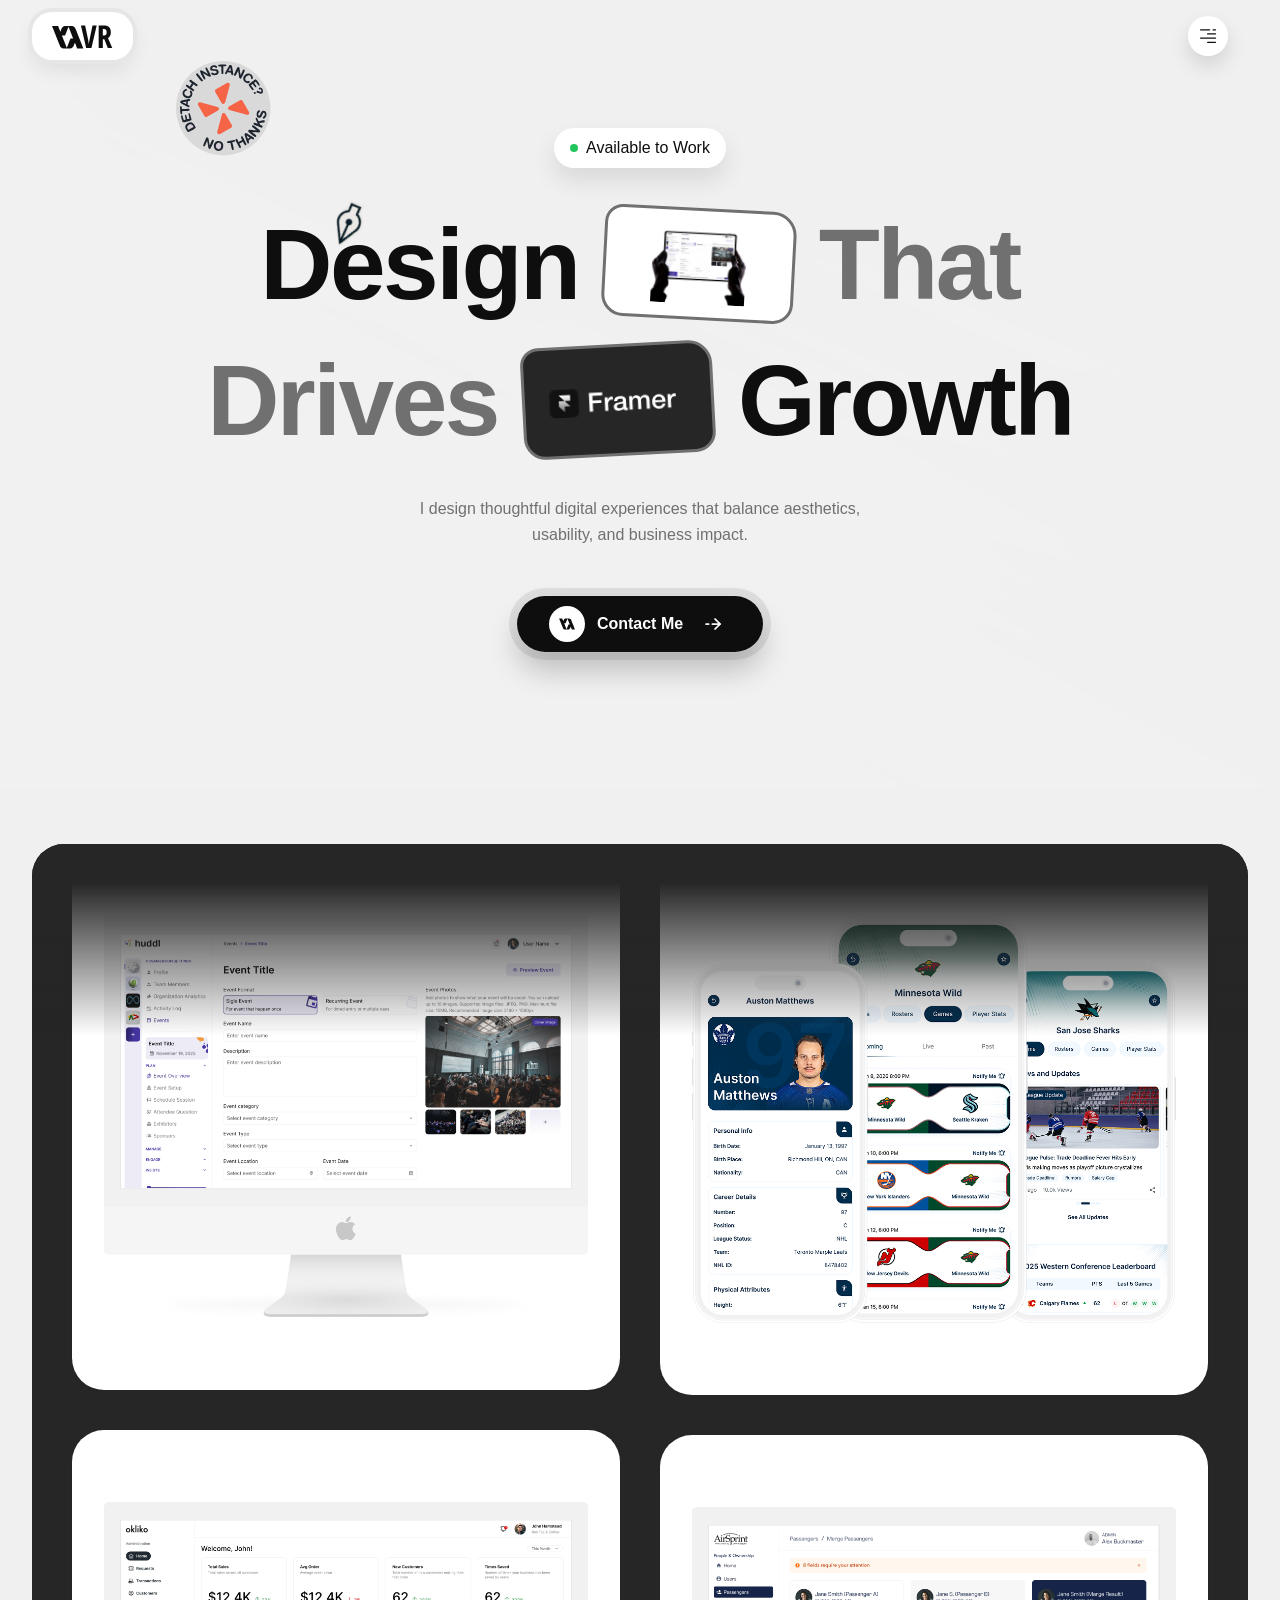
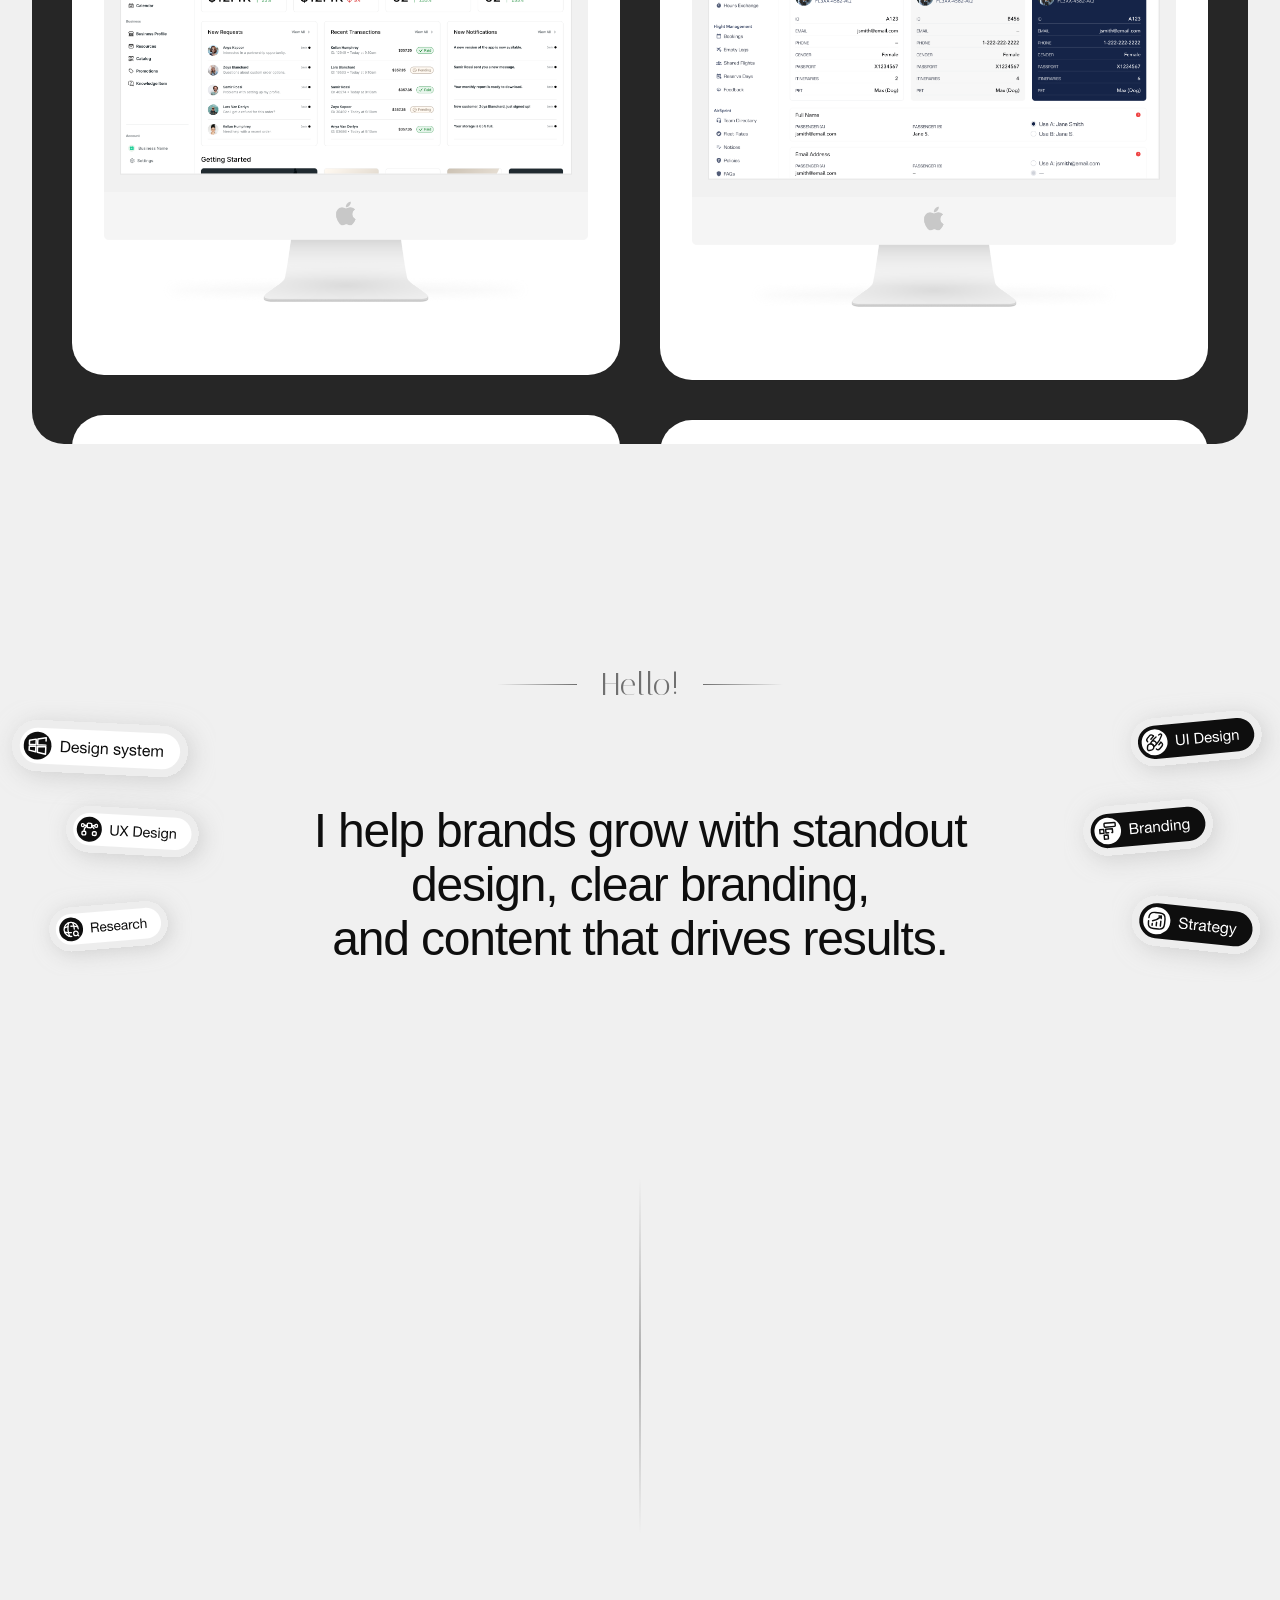
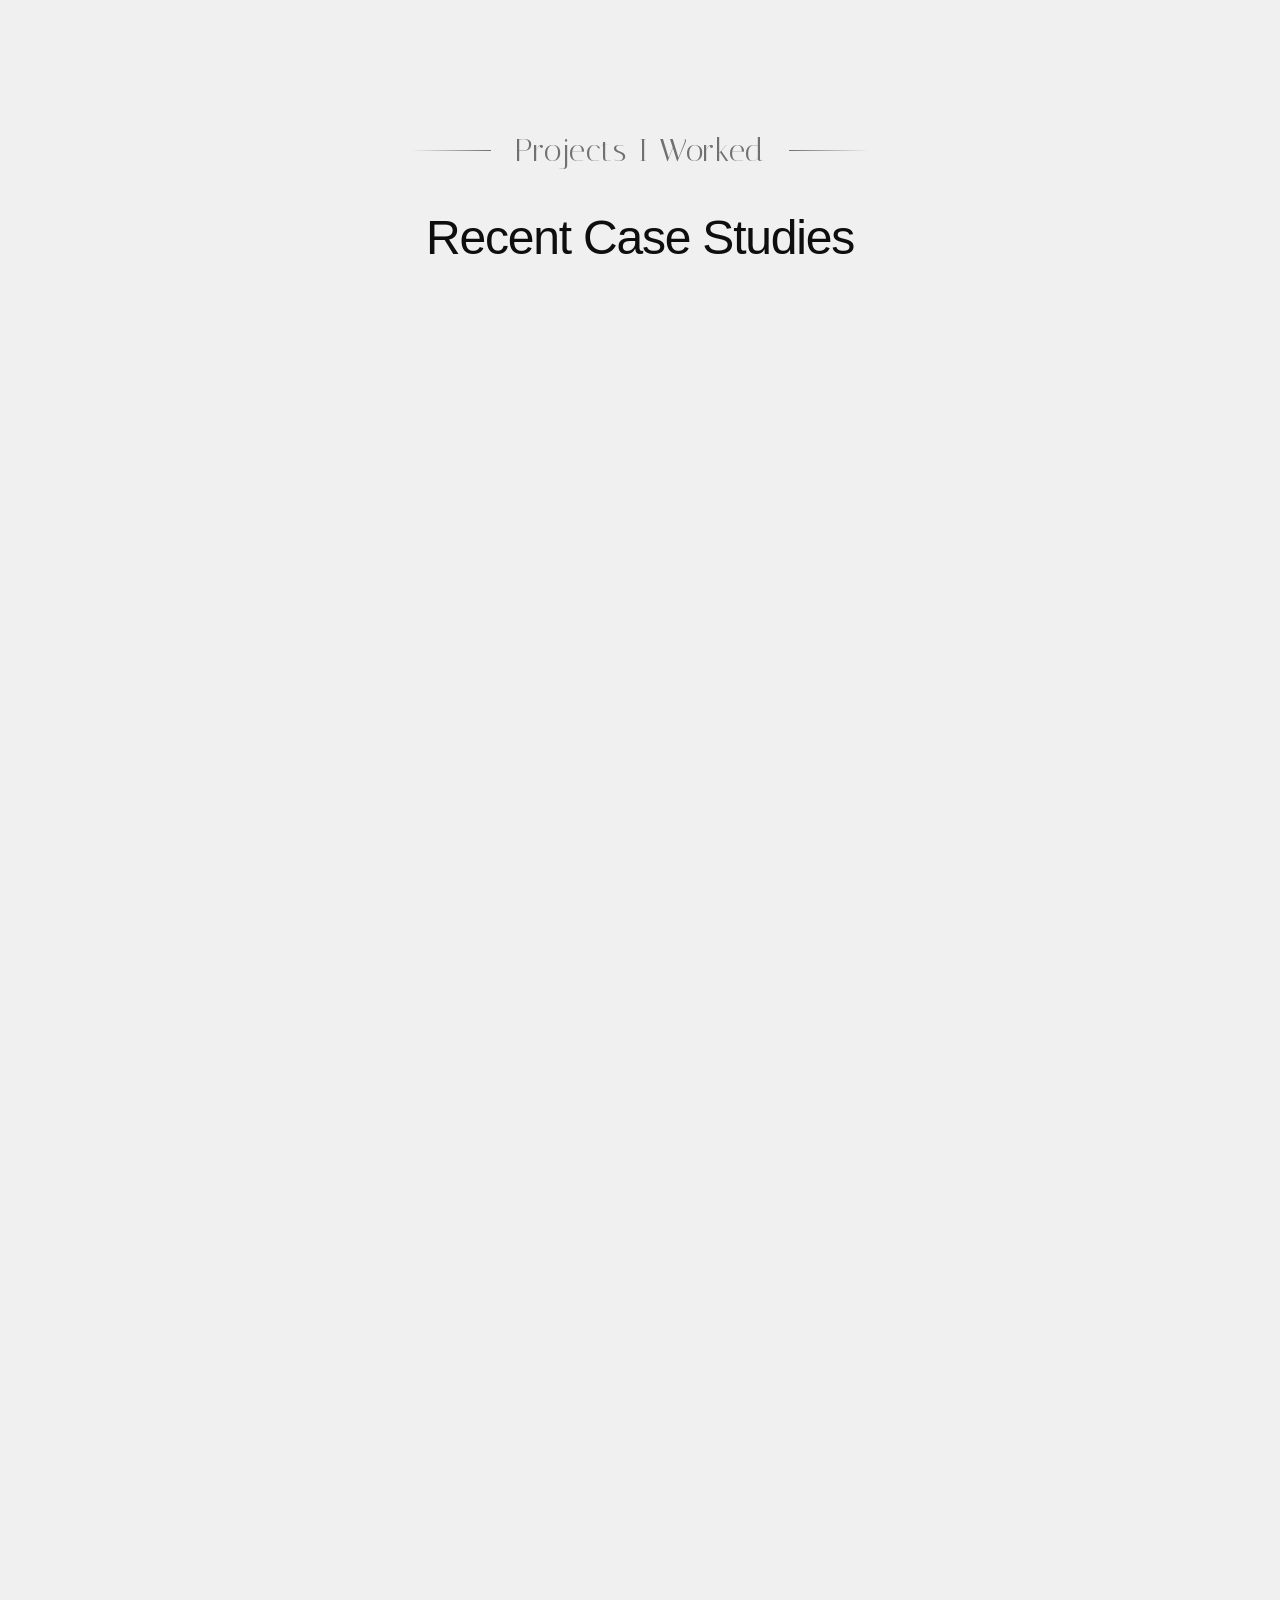
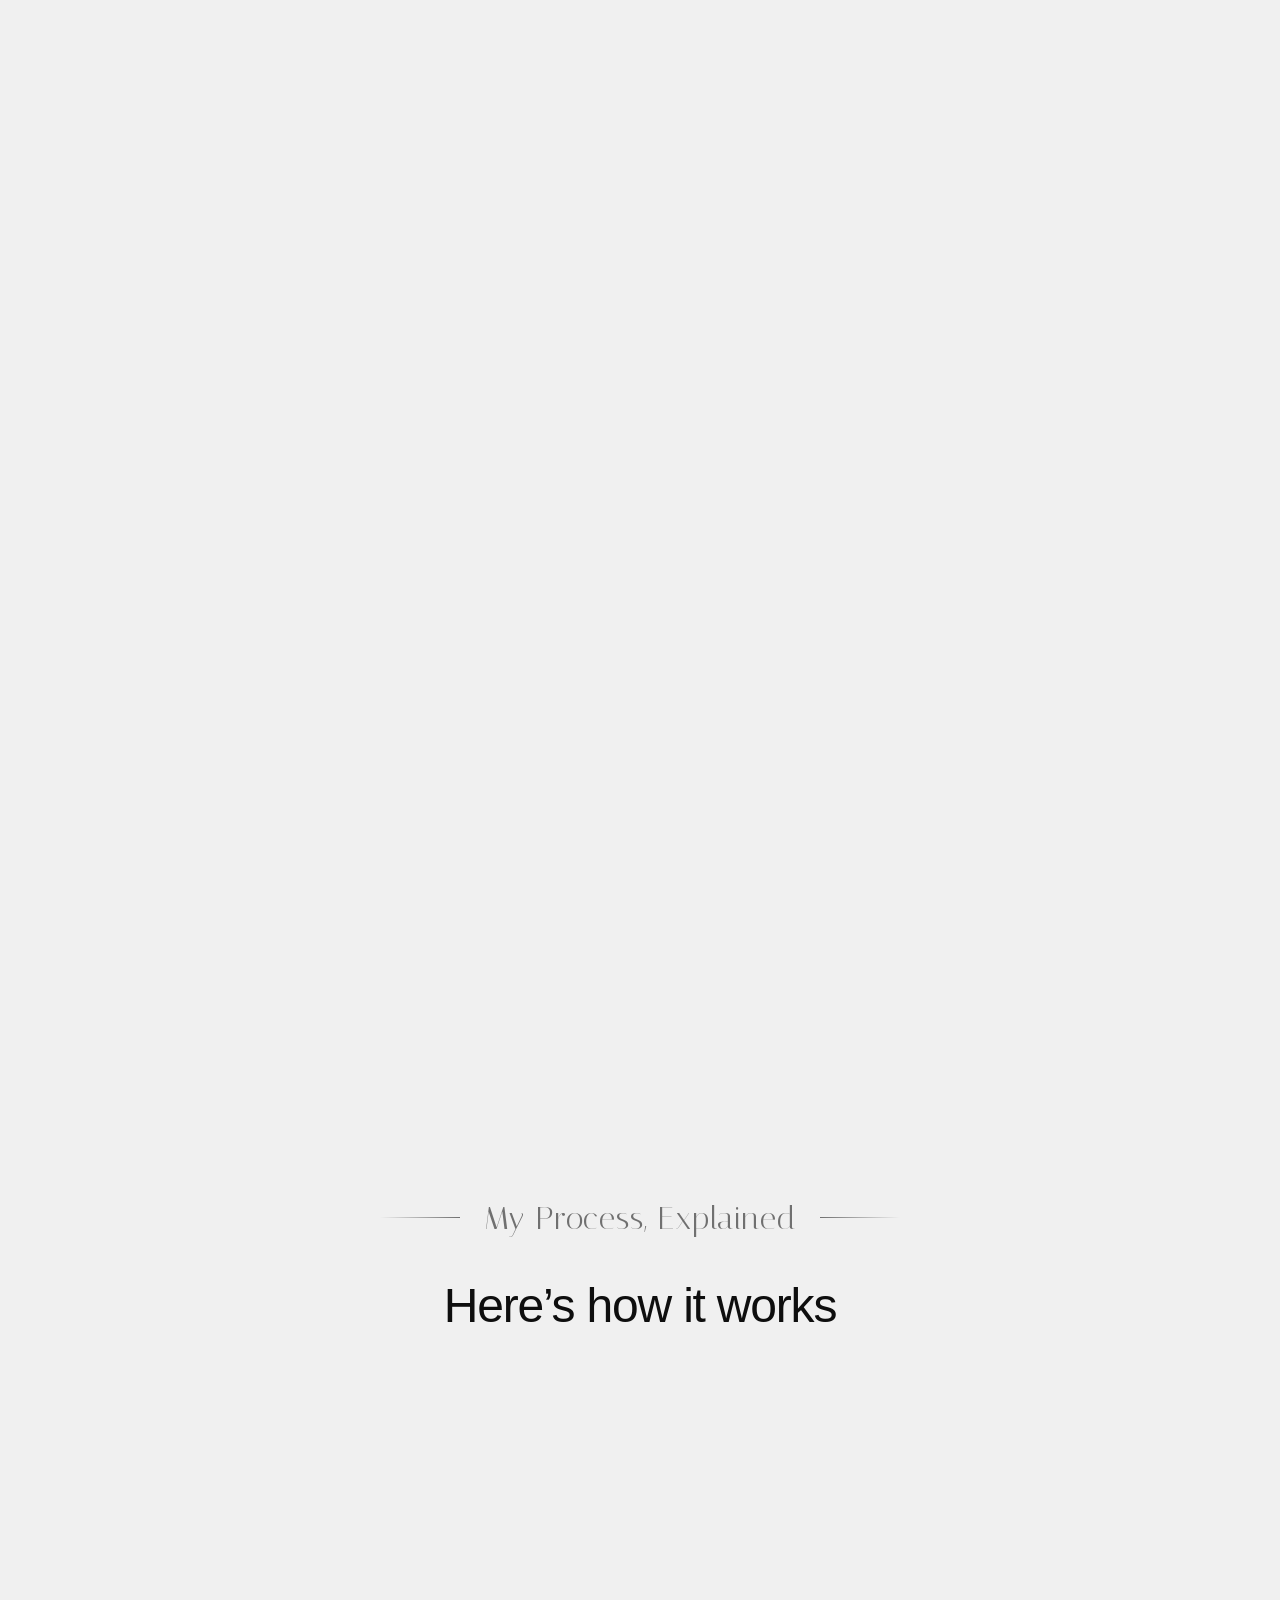
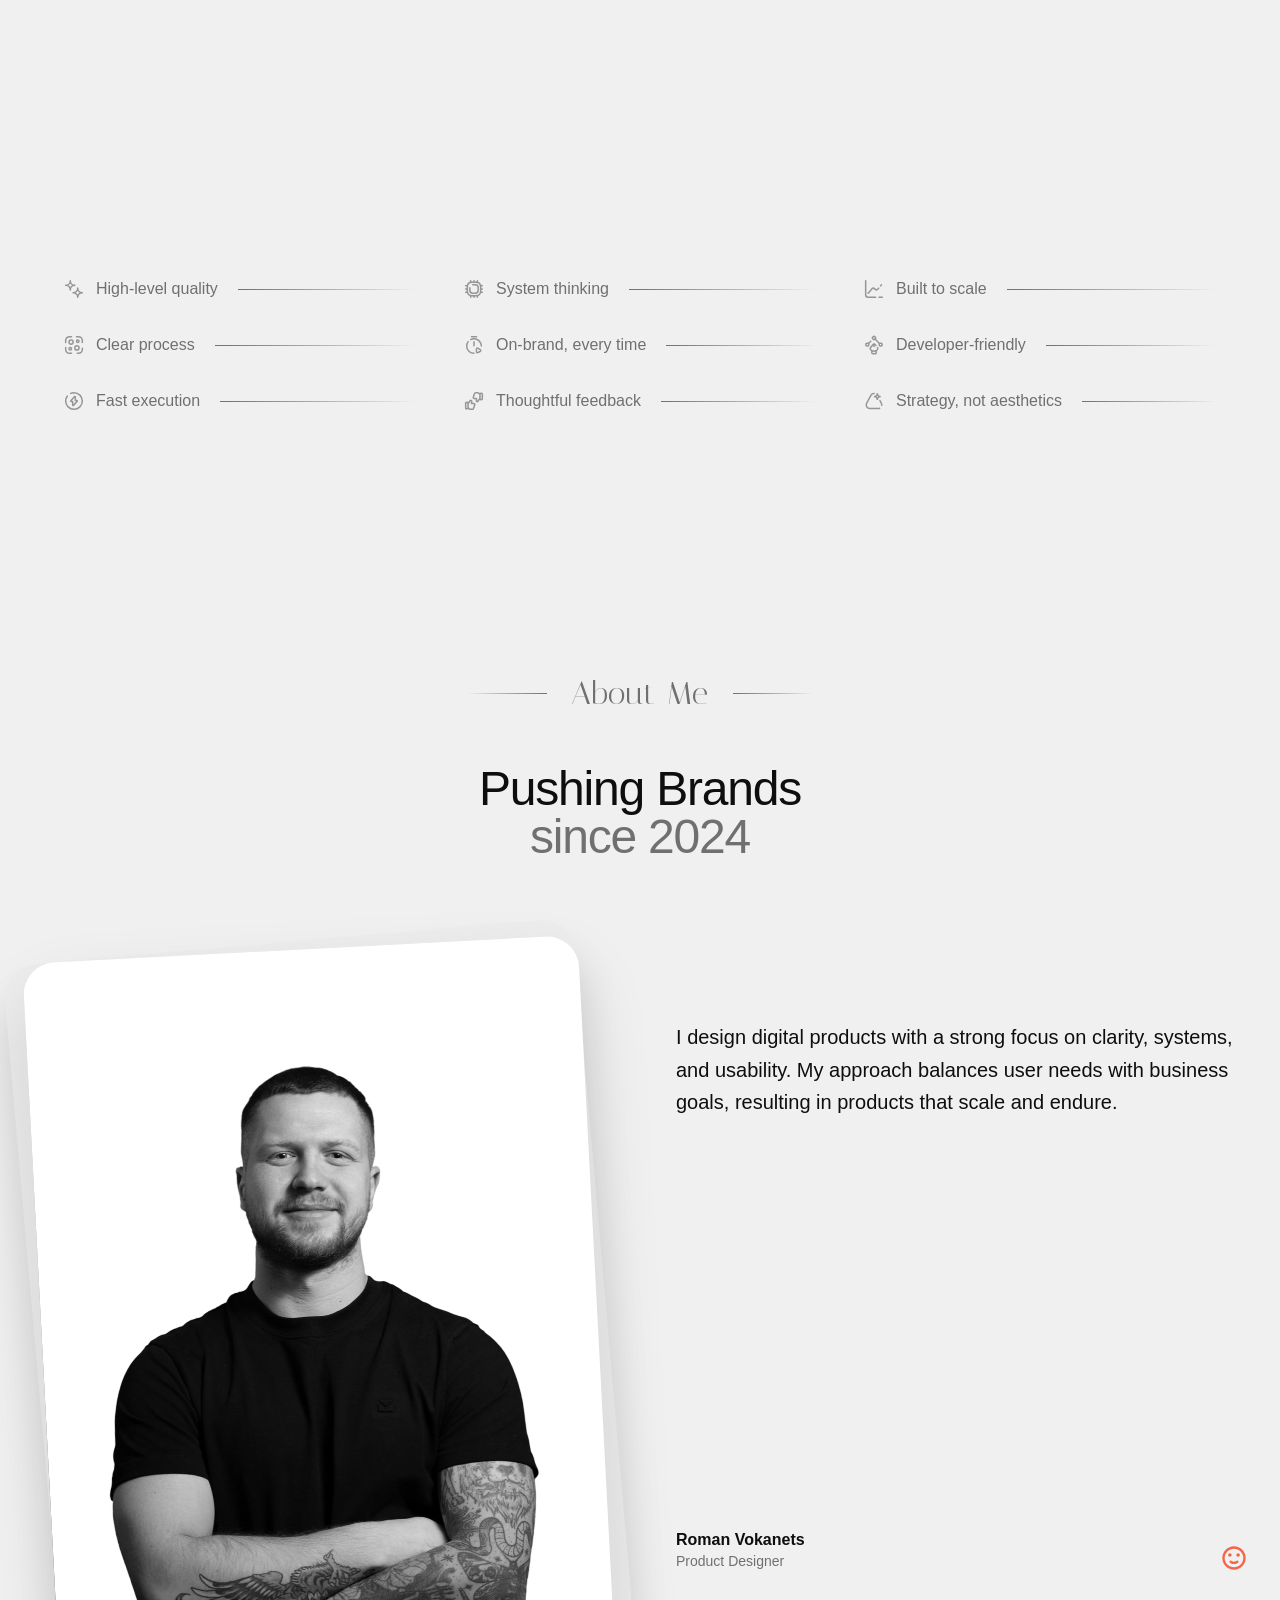
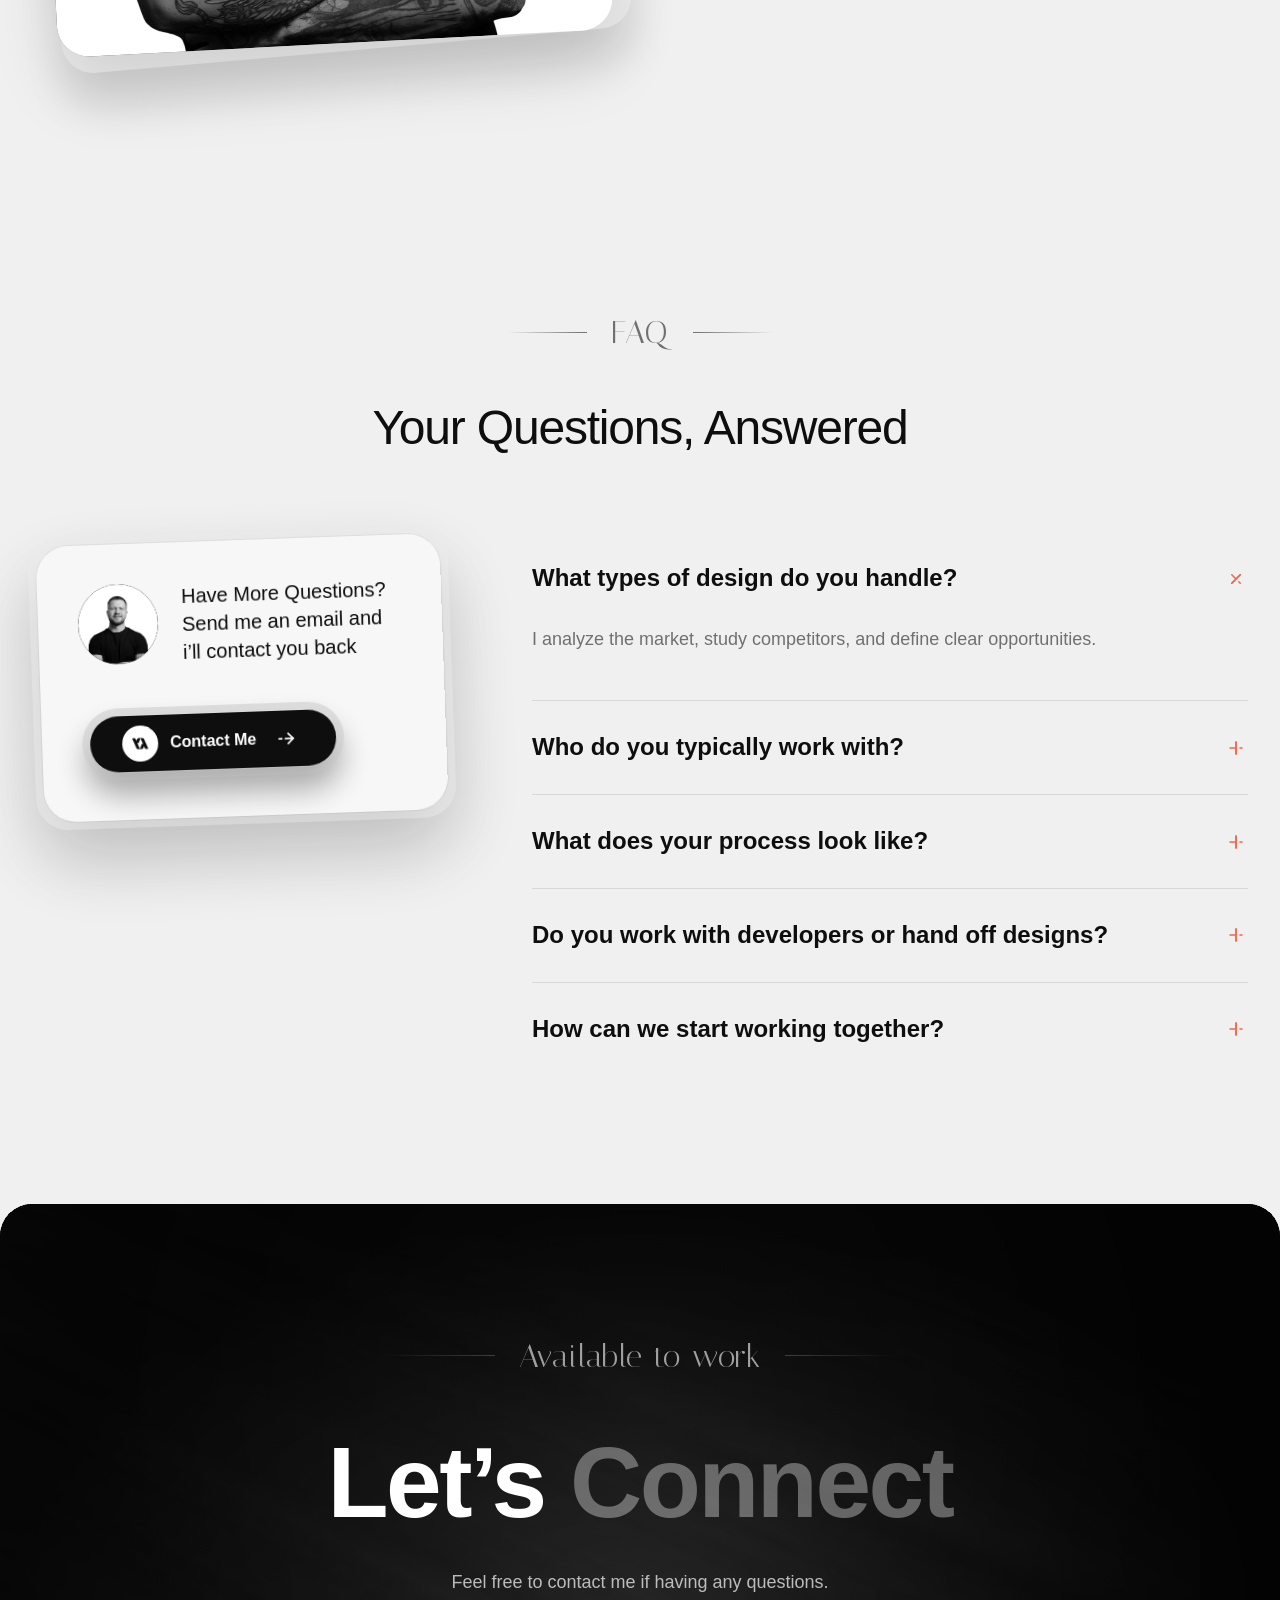
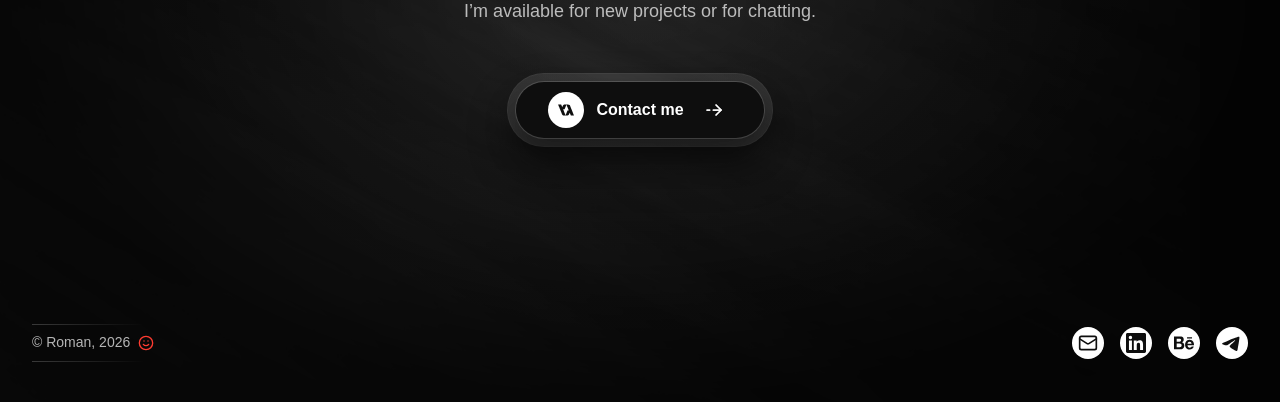
<file: index.html>
<!DOCTYPE html><html  lang="en"><head><meta charset="utf-8"><meta name="viewport" content="width=device-width, initial-scale=1"><style id="nuxt-ui-colors">@layer theme {
  :root, :host {
  --ui-color-primary-50: var(--color-green-50, oklch(98.2% 0.018 155.826));
  --ui-color-primary-100: var(--color-green-100, oklch(96.2% 0.044 156.743));
  --ui-color-primary-200: var(--color-green-200, oklch(92.5% 0.084 155.995));
  --ui-color-primary-300: var(--color-green-300, oklch(87.1% 0.15 154.449));
  --ui-color-primary-400: var(--color-green-400, oklch(79.2% 0.209 151.711));
  --ui-color-primary-500: var(--color-green-500, oklch(72.3% 0.219 149.579));
  --ui-color-primary-600: var(--color-green-600, oklch(62.7% 0.194 149.214));
  --ui-color-primary-700: var(--color-green-700, oklch(52.7% 0.154 150.069));
  --ui-color-primary-800: var(--color-green-800, oklch(44.8% 0.119 151.328));
  --ui-color-primary-900: var(--color-green-900, oklch(39.3% 0.095 152.535));
  --ui-color-primary-950: var(--color-green-950, oklch(26.6% 0.065 152.934));
  --ui-color-secondary-50: var(--color-blue-50, oklch(97% 0.014 254.604));
  --ui-color-secondary-100: var(--color-blue-100, oklch(93.2% 0.032 255.585));
  --ui-color-secondary-200: var(--color-blue-200, oklch(88.2% 0.059 254.128));
  --ui-color-secondary-300: var(--color-blue-300, oklch(80.9% 0.105 251.813));
  --ui-color-secondary-400: var(--color-blue-400, oklch(70.7% 0.165 254.624));
  --ui-color-secondary-500: var(--color-blue-500, oklch(62.3% 0.214 259.815));
  --ui-color-secondary-600: var(--color-blue-600, oklch(54.6% 0.245 262.881));
  --ui-color-secondary-700: var(--color-blue-700, oklch(48.8% 0.243 264.376));
  --ui-color-secondary-800: var(--color-blue-800, oklch(42.4% 0.199 265.638));
  --ui-color-secondary-900: var(--color-blue-900, oklch(37.9% 0.146 265.522));
  --ui-color-secondary-950: var(--color-blue-950, oklch(28.2% 0.091 267.935));
  --ui-color-success-50: var(--color-green-50, oklch(98.2% 0.018 155.826));
  --ui-color-success-100: var(--color-green-100, oklch(96.2% 0.044 156.743));
  --ui-color-success-200: var(--color-green-200, oklch(92.5% 0.084 155.995));
  --ui-color-success-300: var(--color-green-300, oklch(87.1% 0.15 154.449));
  --ui-color-success-400: var(--color-green-400, oklch(79.2% 0.209 151.711));
  --ui-color-success-500: var(--color-green-500, oklch(72.3% 0.219 149.579));
  --ui-color-success-600: var(--color-green-600, oklch(62.7% 0.194 149.214));
  --ui-color-success-700: var(--color-green-700, oklch(52.7% 0.154 150.069));
  --ui-color-success-800: var(--color-green-800, oklch(44.8% 0.119 151.328));
  --ui-color-success-900: var(--color-green-900, oklch(39.3% 0.095 152.535));
  --ui-color-success-950: var(--color-green-950, oklch(26.6% 0.065 152.934));
  --ui-color-info-50: var(--color-blue-50, oklch(97% 0.014 254.604));
  --ui-color-info-100: var(--color-blue-100, oklch(93.2% 0.032 255.585));
  --ui-color-info-200: var(--color-blue-200, oklch(88.2% 0.059 254.128));
  --ui-color-info-300: var(--color-blue-300, oklch(80.9% 0.105 251.813));
  --ui-color-info-400: var(--color-blue-400, oklch(70.7% 0.165 254.624));
  --ui-color-info-500: var(--color-blue-500, oklch(62.3% 0.214 259.815));
  --ui-color-info-600: var(--color-blue-600, oklch(54.6% 0.245 262.881));
  --ui-color-info-700: var(--color-blue-700, oklch(48.8% 0.243 264.376));
  --ui-color-info-800: var(--color-blue-800, oklch(42.4% 0.199 265.638));
  --ui-color-info-900: var(--color-blue-900, oklch(37.9% 0.146 265.522));
  --ui-color-info-950: var(--color-blue-950, oklch(28.2% 0.091 267.935));
  --ui-color-warning-50: var(--color-yellow-50, oklch(98.7% 0.026 102.212));
  --ui-color-warning-100: var(--color-yellow-100, oklch(97.3% 0.071 103.193));
  --ui-color-warning-200: var(--color-yellow-200, oklch(94.5% 0.129 101.54));
  --ui-color-warning-300: var(--color-yellow-300, oklch(90.5% 0.182 98.111));
  --ui-color-warning-400: var(--color-yellow-400, oklch(85.2% 0.199 91.936));
  --ui-color-warning-500: var(--color-yellow-500, oklch(79.5% 0.184 86.047));
  --ui-color-warning-600: var(--color-yellow-600, oklch(68.1% 0.162 75.834));
  --ui-color-warning-700: var(--color-yellow-700, oklch(55.4% 0.135 66.442));
  --ui-color-warning-800: var(--color-yellow-800, oklch(47.6% 0.114 61.907));
  --ui-color-warning-900: var(--color-yellow-900, oklch(42.1% 0.095 57.708));
  --ui-color-warning-950: var(--color-yellow-950, oklch(28.6% 0.066 53.813));
  --ui-color-error-50: var(--color-red-50, oklch(97.1% 0.013 17.38));
  --ui-color-error-100: var(--color-red-100, oklch(93.6% 0.032 17.717));
  --ui-color-error-200: var(--color-red-200, oklch(88.5% 0.062 18.334));
  --ui-color-error-300: var(--color-red-300, oklch(80.8% 0.114 19.571));
  --ui-color-error-400: var(--color-red-400, oklch(70.4% 0.191 22.216));
  --ui-color-error-500: var(--color-red-500, oklch(63.7% 0.237 25.331));
  --ui-color-error-600: var(--color-red-600, oklch(57.7% 0.245 27.325));
  --ui-color-error-700: var(--color-red-700, oklch(50.5% 0.213 27.518));
  --ui-color-error-800: var(--color-red-800, oklch(44.4% 0.177 26.899));
  --ui-color-error-900: var(--color-red-900, oklch(39.6% 0.141 25.723));
  --ui-color-error-950: var(--color-red-950, oklch(25.8% 0.092 26.042));
  --ui-color-neutral-50: var(--color-slate-50, oklch(98.4% 0.003 247.858));
  --ui-color-neutral-100: var(--color-slate-100, oklch(96.8% 0.007 247.896));
  --ui-color-neutral-200: var(--color-slate-200, oklch(92.9% 0.013 255.508));
  --ui-color-neutral-300: var(--color-slate-300, oklch(86.9% 0.022 252.894));
  --ui-color-neutral-400: var(--color-slate-400, oklch(70.4% 0.04 256.788));
  --ui-color-neutral-500: var(--color-slate-500, oklch(55.4% 0.046 257.417));
  --ui-color-neutral-600: var(--color-slate-600, oklch(44.6% 0.043 257.281));
  --ui-color-neutral-700: var(--color-slate-700, oklch(37.2% 0.044 257.287));
  --ui-color-neutral-800: var(--color-slate-800, oklch(27.9% 0.041 260.031));
  --ui-color-neutral-900: var(--color-slate-900, oklch(20.8% 0.042 265.755));
  --ui-color-neutral-950: var(--color-slate-950, oklch(12.9% 0.042 264.695));
  }
  :root, :host, .light {
  --ui-primary: var(--ui-color-primary-500);
  --ui-secondary: var(--ui-color-secondary-500);
  --ui-success: var(--ui-color-success-500);
  --ui-info: var(--ui-color-info-500);
  --ui-warning: var(--ui-color-warning-500);
  --ui-error: var(--ui-color-error-500);
  }
  .dark {
  --ui-primary: var(--ui-color-primary-400);
  --ui-secondary: var(--ui-color-secondary-400);
  --ui-success: var(--ui-color-success-400);
  --ui-info: var(--ui-color-info-400);
  --ui-warning: var(--ui-color-warning-400);
  --ui-error: var(--ui-color-error-400);
  }
}</style><title>Roman Portfolio</title><style>.landing-project-frame[data-v-c16cac48]{--project-frame-rotation:3deg;background:#fff;border:3px solid #707070;border-radius:18px 24px 20px 22px;box-shadow:inset 0 1px #fffc,0 14px 28px #0000001f;transform:rotate(var(--project-frame-rotation))}.landing-project-window[data-v-c16cac48]{position:relative}.landing-project-slide[data-v-c16cac48],.landing-project-window[data-v-c16cac48]{align-items:center;justify-content:center;line-height:1}.landing-project-image[data-v-c16cac48]{transform:rotate(var(--project-frame-rotation));transform-origin:center}.landing-project-track[data-v-c16cac48]{animation:landing-project-scroll-c16cac48 12s ease-in-out infinite;will-change:transform}@keyframes landing-project-scroll-c16cac48{0%,10%{transform:translate(0)}16%,26%{transform:translate(-25%)}32%,42%{transform:translate(-50%)}48%,58%{transform:translate(-75%)}64%,to{transform:translate(-75%)}}</style><style>.animated-icon-frame[data-v-729823e0]{background:var(--animated-icon-bg);border:3px solid #707070;border-radius:18px 24px 20px 22px;transform:rotate(var(--animated-icon-rotation))}.animated-icon-track[data-v-729823e0]{backface-visibility:hidden;will-change:transform}</style><style>.contact-me-button:hover .contact-arrow-back[data-v-8b264166]{animation:contact-arrow-back-8b264166 .42s cubic-bezier(.22,1,.36,1)}.contact-me-button:hover .contact-arrow-front[data-v-8b264166]{animation:contact-arrow-front-8b264166 .42s cubic-bezier(.22,1,.36,1)}@keyframes contact-arrow-back-8b264166{0%{opacity:0;transform:translateZ(0)}25%{opacity:.35}to{opacity:0;transform:translate3d(-.35rem,0,0)}}@keyframes contact-arrow-front-8b264166{0%{opacity:0;transform:translateZ(0)}20%{opacity:.65}70%{opacity:.25;transform:translate3d(1.1rem,0,0)}to{opacity:0;transform:translate3d(1.7rem,0,0)}}.contact-arrow-back[data-v-8b264166],.contact-arrow-front[data-v-8b264166],.contact-arrow-main[data-v-8b264166]{backface-visibility:hidden}@media(prefers-reduced-motion:reduce){.contact-me-button:hover .contact-arrow-back[data-v-8b264166],.contact-me-button:hover .contact-arrow-front[data-v-8b264166]{animation:none}}</style><style>.project-roll-track[data-v-d6c93c0a]{animation:project-roll-up-d6c93c0a var(--duration,18s) linear infinite;backface-visibility:hidden;will-change:transform}.project-roll-track[data-direction=down][data-v-d6c93c0a]{animation-name:project-roll-down-d6c93c0a}@keyframes project-roll-up-d6c93c0a{0%{transform:translateZ(0)}to{transform:translate3d(0,-50%,0)}}@keyframes project-roll-down-d6c93c0a{0%{transform:translate3d(0,-50%,0)}to{transform:translateZ(0)}}@media(prefers-reduced-motion:reduce){.project-roll-track[data-v-d6c93c0a]{animation:none;transform:none}}</style><style>.in-view-slide-root[data-v-2e8e1845]{backface-visibility:hidden}</style><link rel="stylesheet" href="/_nuxt/entry.Ce8Ero_z.css" crossorigin><link rel="stylesheet" href="/_nuxt/index.Bu-jyEDM.css" crossorigin><style>@layer components {:where(.i-lucide\:mail){display:inline-block;width:1em;height:1em;background-color:currentColor;-webkit-mask-image:var(--svg);mask-image:var(--svg);-webkit-mask-repeat:no-repeat;mask-repeat:no-repeat;-webkit-mask-size:100% 100%;mask-size:100% 100%;--svg:url("data:image/svg+xml,%3Csvg xmlns='http://www.w3.org/2000/svg' viewBox='0 0 24 24' width='24' height='24'%3E%3Cg fill='none' stroke='black' stroke-linecap='round' stroke-linejoin='round' stroke-width='2'%3E%3Cpath d='m22 7l-8.991 5.727a2 2 0 0 1-2.009 0L2 7'/%3E%3Crect width='20' height='16' x='2' y='4' rx='2'/%3E%3C/g%3E%3C/svg%3E")}:where(.i-lucide\:smile){display:inline-block;width:1em;height:1em;background-color:currentColor;-webkit-mask-image:var(--svg);mask-image:var(--svg);-webkit-mask-repeat:no-repeat;mask-repeat:no-repeat;-webkit-mask-size:100% 100%;mask-size:100% 100%;--svg:url("data:image/svg+xml,%3Csvg xmlns='http://www.w3.org/2000/svg' viewBox='0 0 24 24' width='24' height='24'%3E%3Cg fill='none' stroke='black' stroke-linecap='round' stroke-linejoin='round' stroke-width='2'%3E%3Ccircle cx='12' cy='12' r='10'/%3E%3Cpath d='M8 14s1.5 2 4 2s4-2 4-2M9 9h.01M15 9h.01'/%3E%3C/g%3E%3C/svg%3E")}:where(.i-simple-icons\:behance){display:inline-block;width:1em;height:1em;background-color:currentColor;-webkit-mask-image:var(--svg);mask-image:var(--svg);-webkit-mask-repeat:no-repeat;mask-repeat:no-repeat;-webkit-mask-size:100% 100%;mask-size:100% 100%;--svg:url("data:image/svg+xml,%3Csvg xmlns='http://www.w3.org/2000/svg' viewBox='0 0 24 24' width='24' height='24'%3E%3Cpath fill='black' d='M16.969 16.927a2.56 2.56 0 0 0 1.901.677a2.5 2.5 0 0 0 1.531-.475c.362-.235.636-.584.779-.99h2.585a5.1 5.1 0 0 1-1.9 2.896a5.3 5.3 0 0 1-3.091.88a5.8 5.8 0 0 1-2.284-.433a4.9 4.9 0 0 1-1.723-1.211a5.7 5.7 0 0 1-1.08-1.874a7 7 0 0 1-.383-2.393c-.005-.8.129-1.595.396-2.349a5.31 5.31 0 0 1 5.088-3.604a4.9 4.9 0 0 1 2.376.563c.661.362 1.231.87 1.668 1.485a6.2 6.2 0 0 1 .943 2.133c.194.821.263 1.666.205 2.508h-7.699c-.063.79.184 1.574.688 2.187M6.947 4.084a8 8 0 0 1 1.928.198a4.3 4.3 0 0 1 1.49.638c.418.303.748.711.958 1.182c.241.579.357 1.203.341 1.83a3.5 3.5 0 0 1-.506 1.961a3.7 3.7 0 0 1-1.503 1.287a3.6 3.6 0 0 1 2.027 1.437c.464.747.697 1.615.67 2.494a4.6 4.6 0 0 1-.423 2.032a3.95 3.95 0 0 1-1.163 1.413a5.1 5.1 0 0 1-1.683.807a7 7 0 0 1-1.928.259H0V4.084zm-.235 12.9q.464.006.916-.099a2.2 2.2 0 0 0 .766-.332c.228-.158.411-.371.534-.619c.142-.317.208-.663.191-1.009a2.08 2.08 0 0 0-.642-1.715a2.62 2.62 0 0 0-1.696-.505h-3.54v4.279zm13.635-5.967a2.13 2.13 0 0 0-1.654-.619a2.34 2.34 0 0 0-1.163.259a2.5 2.5 0 0 0-.738.62a2.4 2.4 0 0 0-.396.792q-.111.36-.137.734h4.769a3.24 3.24 0 0 0-.679-1.785zm-13.813-.648a2.25 2.25 0 0 0 1.423-.433c.399-.355.607-.88.56-1.413a1.9 1.9 0 0 0-.178-.891a1.3 1.3 0 0 0-.495-.533a1.85 1.85 0 0 0-.711-.274a4 4 0 0 0-.835-.073H3.241v3.631h3.293zM21.62 5.122h-5.976v1.527h5.976z'/%3E%3C/svg%3E")}:where(.i-simple-icons\:linkedin){display:inline-block;width:1em;height:1em;background-color:currentColor;-webkit-mask-image:var(--svg);mask-image:var(--svg);-webkit-mask-repeat:no-repeat;mask-repeat:no-repeat;-webkit-mask-size:100% 100%;mask-size:100% 100%;--svg:url("data:image/svg+xml,%3Csvg xmlns='http://www.w3.org/2000/svg' viewBox='0 0 24 24' width='24' height='24'%3E%3Cpath fill='black' d='M20.447 20.452h-3.554v-5.569c0-1.328-.027-3.037-1.852-3.037c-1.853 0-2.136 1.445-2.136 2.939v5.667H9.351V9h3.414v1.561h.046c.477-.9 1.637-1.85 3.37-1.85c3.601 0 4.267 2.37 4.267 5.455v6.286zM5.337 7.433a2.06 2.06 0 0 1-2.063-2.065a2.064 2.064 0 1 1 2.063 2.065m1.782 13.019H3.555V9h3.564zM22.225 0H1.771C.792 0 0 .774 0 1.729v20.542C0 23.227.792 24 1.771 24h20.451C23.2 24 24 23.227 24 22.271V1.729C24 .774 23.2 0 22.222 0z'/%3E%3C/svg%3E")}}</style><link rel="preload" as="fetch" crossorigin="anonymous" href="/_payload.json?0e2eca52-1210-4487-96b7-e998883533d6"><link rel="modulepreload" as="script" crossorigin href="/_nuxt/KsSleQAs.js"><link rel="modulepreload" as="script" crossorigin href="/_nuxt/DZ6Nt8KY.js"><link rel="modulepreload" as="script" crossorigin href="/_nuxt/DlAUqK2U.js"><link rel="preload" as="fetch" fetchpriority="low" crossorigin="anonymous" href="/_nuxt/builds/meta/0e2eca52-1210-4487-96b7-e998883533d6.json"><script type="module" src="/_nuxt/KsSleQAs.js" crossorigin></script><link rel="icon" href="/favicon.ico"><meta name="description" content="Portfolio of a product designer building thoughtful digital experiences."><meta property="og:title" content="Roman Portfolio"><meta property="og:description" content="Portfolio of a product designer building thoughtful digital experiences."><meta property="og:image" content="https://ui.nuxt.com/assets/templates/nuxt/starter-light.png"><meta name="twitter:image" content="https://ui.nuxt.com/assets/templates/nuxt/starter-light.png"><meta name="twitter:card" content="summary_large_image"><script>"use strict";(()=>{const t=window,e=document.documentElement,c=["dark","light"],n=getStorageValue("localStorage","nuxt-color-mode")||"system";let i=n==="system"?u():n;const r=e.getAttribute("data-color-mode-forced");r&&(i=r),l(i),t["__NUXT_COLOR_MODE__"]={preference:n,value:i,getColorScheme:u,addColorScheme:l,removeColorScheme:d};function l(o){const s=""+o+"",a="";e.classList?e.classList.add(s):e.className+=" "+s,a&&e.setAttribute("data-"+a,o)}function d(o){const s=""+o+"",a="";e.classList?e.classList.remove(s):e.className=e.className.replace(new RegExp(s,"g"),""),a&&e.removeAttribute("data-"+a)}function f(o){return t.matchMedia("(prefers-color-scheme"+o+")")}function u(){if(t.matchMedia&&f("").media!=="not all"){for(const o of c)if(f(":"+o).matches)return o}return"light"}})();function getStorageValue(t,e){switch(t){case"localStorage":return window.localStorage.getItem(e);case"sessionStorage":return window.sessionStorage.getItem(e);case"cookie":return getCookie(e);default:return null}}function getCookie(t){const c=("; "+window.document.cookie).split("; "+t+"=");if(c.length===2)return c.pop()?.split(";").shift()}</script></head><body><div id="__nuxt" class="isolate"><!--[--><!--[--><!--[--><!--[--><!--[--><div class="min-h-[calc(100vh-var(--ui-header-height))]"><!--[--><main><section id="home" class="relative overflow-hidden bg-[#f0f0f0]" data-v-c16cac48><div class="pointer-events-none absolute inset-0" aria-hidden="true" data-v-c16cac48><img src="/_nuxt/effect_sunshine.K4GMxgqL.png" alt="" class="absolute max-w-none w-full opacity-100 mix-blend-screen" aria-hidden="true" data-v-c16cac48></div><header class="fixed inset-x-0 top-0 z-50 transition-colors duration-200 border-transparent bg-transparent backdrop-blur-0" data-v-c16cac48><nav aria-label="Primary" class="relative" data-v-c16cac48><div class="w-full max-w-(--ui-container) mx-auto px-4 sm:px-6 lg:px-8 flex items-center justify-between py-3" data-v-c16cac48><!--[--><a aria-current="page" href="/#home" class="router-link-active router-link-exact-active inline-flex items-center rounded-[20px] bg-white px-5 py-2 shadow-[0_10px_20px_rgba(0,0,0,0.08)] ring-4 ring-[#E6E6E6] focus-visible:ring-[#DADADA] focus-visible:outline-none" aria-label="Go to top" data-v-c16cac48><img src="/_nuxt/ic_top_logo.fQ0mRaUe.svg" alt class="h-7 w-auto sm:h-8" aria-hidden="true" data-v-c16cac48></a><!--[--><!--[--><!--[--><!--[--><!--[--><button type="button" id="reka-dropdown-menu-trigger-v-0" aria-haspopup="menu" aria-expanded="false" data-state="closed" aria-label="Open menu" data-v-c16cac48 data-slot="base" class="font-medium inline-flex items-center disabled:cursor-not-allowed aria-disabled:cursor-not-allowed disabled:opacity-75 aria-disabled:opacity-75 transition-colors px-2.5 py-1.5 text-sm gap-1.5 text-default hover:bg-accented/75 active:bg-accented/75 focus:outline-none focus-visible:bg-accented/75 disabled:bg-elevated aria-disabled:bg-elevated mr-5 h-10 w-10 rounded-full bg-white shadow-[0_10px_20px_rgba(0,0,0,0.12)]"><!--[--><!--[--><!----><!--]--><!--[--><img data-nuxt-img srcset="data:image/svg+xml,%3csvg%20width=&#39;24&#39;%20height=&#39;24&#39;%20viewBox=&#39;0%200%2024%2024&#39;%20fill=&#39;none&#39;%20xmlns=&#39;http://www.w3.org/2000/svg&#39;%3e%3cmask%20id=&#39;mask0_1807_1267&#39;%20style=&#39;mask-type:luminance&#39;%20maskUnits=&#39;userSpaceOnUse&#39;%20x=&#39;0&#39;%20y=&#39;0&#39;%20width=&#39;24&#39;%20height=&#39;24&#39;%3e%3cpath%20d=&#39;M23.5%200.5V23.5H0.5V0.5H23.5Z&#39;%20fill=&#39;white&#39;%20stroke=&#39;white&#39;/%3e%3c/mask%3e%3cg%20mask=&#39;url(%23mask0_1807_1267)&#39;%3e%3cpath%20d=&#39;M11.5298%209.5H20.9998Z&#39;%20fill=&#39;%230E0E0E&#39;/%3e%3cpath%20d=&#39;M11.5298%209.5H20.9998&#39;%20stroke=&#39;%230E0E0E&#39;%20stroke-width=&#39;1.5&#39;%20stroke-linecap=&#39;round&#39;%20stroke-linejoin=&#39;round&#39;/%3e%3cpath%20d=&#39;M3%2014.5H21Z&#39;%20fill=&#39;%230E0E0E&#39;/%3e%3cpath%20d=&#39;M3%2014.5H21&#39;%20stroke=&#39;%230E0E0E&#39;%20stroke-width=&#39;1.5&#39;%20stroke-linecap=&#39;round&#39;%20stroke-linejoin=&#39;round&#39;/%3e%3cpath%20d=&#39;M11.5298%2019.5H20.9998Z&#39;%20fill=&#39;%230E0E0E&#39;/%3e%3cpath%20d=&#39;M11.5298%2019.5H20.9998&#39;%20stroke=&#39;%230E0E0E&#39;%20stroke-width=&#39;1.5&#39;%20stroke-linecap=&#39;round&#39;%20stroke-linejoin=&#39;round&#39;/%3e%3cpath%20d=&#39;M13.95%204.5H3Z&#39;%20fill=&#39;%230E0E0E&#39;/%3e%3cpath%20d=&#39;M13.95%204.5H3&#39;%20stroke=&#39;%230E0E0E&#39;%20stroke-width=&#39;1.5&#39;%20stroke-linecap=&#39;round&#39;%20stroke-linejoin=&#39;round&#39;/%3e%3cpath%20d=&#39;M21%204.5H18.02Z&#39;%20fill=&#39;%230E0E0E&#39;/%3e%3cpath%20d=&#39;M21%204.5H18.02&#39;%20stroke=&#39;%230E0E0E&#39;%20stroke-width=&#39;1.5&#39;%20stroke-linecap=&#39;round&#39;%20stroke-linejoin=&#39;round&#39;/%3e%3c/g%3e%3c/svg%3e 1x, data:image/svg+xml,%3csvg%20width=&#39;24&#39;%20height=&#39;24&#39;%20viewBox=&#39;0%200%2024%2024&#39;%20fill=&#39;none&#39;%20xmlns=&#39;http://www.w3.org/2000/svg&#39;%3e%3cmask%20id=&#39;mask0_1807_1267&#39;%20style=&#39;mask-type:luminance&#39;%20maskUnits=&#39;userSpaceOnUse&#39;%20x=&#39;0&#39;%20y=&#39;0&#39;%20width=&#39;24&#39;%20height=&#39;24&#39;%3e%3cpath%20d=&#39;M23.5%200.5V23.5H0.5V0.5H23.5Z&#39;%20fill=&#39;white&#39;%20stroke=&#39;white&#39;/%3e%3c/mask%3e%3cg%20mask=&#39;url(%23mask0_1807_1267)&#39;%3e%3cpath%20d=&#39;M11.5298%209.5H20.9998Z&#39;%20fill=&#39;%230E0E0E&#39;/%3e%3cpath%20d=&#39;M11.5298%209.5H20.9998&#39;%20stroke=&#39;%230E0E0E&#39;%20stroke-width=&#39;1.5&#39;%20stroke-linecap=&#39;round&#39;%20stroke-linejoin=&#39;round&#39;/%3e%3cpath%20d=&#39;M3%2014.5H21Z&#39;%20fill=&#39;%230E0E0E&#39;/%3e%3cpath%20d=&#39;M3%2014.5H21&#39;%20stroke=&#39;%230E0E0E&#39;%20stroke-width=&#39;1.5&#39;%20stroke-linecap=&#39;round&#39;%20stroke-linejoin=&#39;round&#39;/%3e%3cpath%20d=&#39;M11.5298%2019.5H20.9998Z&#39;%20fill=&#39;%230E0E0E&#39;/%3e%3cpath%20d=&#39;M11.5298%2019.5H20.9998&#39;%20stroke=&#39;%230E0E0E&#39;%20stroke-width=&#39;1.5&#39;%20stroke-linecap=&#39;round&#39;%20stroke-linejoin=&#39;round&#39;/%3e%3cpath%20d=&#39;M13.95%204.5H3Z&#39;%20fill=&#39;%230E0E0E&#39;/%3e%3cpath%20d=&#39;M13.95%204.5H3&#39;%20stroke=&#39;%230E0E0E&#39;%20stroke-width=&#39;1.5&#39;%20stroke-linecap=&#39;round&#39;%20stroke-linejoin=&#39;round&#39;/%3e%3cpath%20d=&#39;M21%204.5H18.02Z&#39;%20fill=&#39;%230E0E0E&#39;/%3e%3cpath%20d=&#39;M21%204.5H18.02&#39;%20stroke=&#39;%230E0E0E&#39;%20stroke-width=&#39;1.5&#39;%20stroke-linecap=&#39;round&#39;%20stroke-linejoin=&#39;round&#39;/%3e%3c/g%3e%3c/svg%3e 2x" onerror="this.setAttribute(&#39;data-error&#39;, 1)" class="h-5 w-5" alt src="data:image/svg+xml,%3csvg%20width=&#39;24&#39;%20height=&#39;24&#39;%20viewBox=&#39;0%200%2024%2024&#39;%20fill=&#39;none&#39;%20xmlns=&#39;http://www.w3.org/2000/svg&#39;%3e%3cmask%20id=&#39;mask0_1807_1267&#39;%20style=&#39;mask-type:luminance&#39;%20maskUnits=&#39;userSpaceOnUse&#39;%20x=&#39;0&#39;%20y=&#39;0&#39;%20width=&#39;24&#39;%20height=&#39;24&#39;%3e%3cpath%20d=&#39;M23.5%200.5V23.5H0.5V0.5H23.5Z&#39;%20fill=&#39;white&#39;%20stroke=&#39;white&#39;/%3e%3c/mask%3e%3cg%20mask=&#39;url(%23mask0_1807_1267)&#39;%3e%3cpath%20d=&#39;M11.5298%209.5H20.9998Z&#39;%20fill=&#39;%230E0E0E&#39;/%3e%3cpath%20d=&#39;M11.5298%209.5H20.9998&#39;%20stroke=&#39;%230E0E0E&#39;%20stroke-width=&#39;1.5&#39;%20stroke-linecap=&#39;round&#39;%20stroke-linejoin=&#39;round&#39;/%3e%3cpath%20d=&#39;M3%2014.5H21Z&#39;%20fill=&#39;%230E0E0E&#39;/%3e%3cpath%20d=&#39;M3%2014.5H21&#39;%20stroke=&#39;%230E0E0E&#39;%20stroke-width=&#39;1.5&#39;%20stroke-linecap=&#39;round&#39;%20stroke-linejoin=&#39;round&#39;/%3e%3cpath%20d=&#39;M11.5298%2019.5H20.9998Z&#39;%20fill=&#39;%230E0E0E&#39;/%3e%3cpath%20d=&#39;M11.5298%2019.5H20.9998&#39;%20stroke=&#39;%230E0E0E&#39;%20stroke-width=&#39;1.5&#39;%20stroke-linecap=&#39;round&#39;%20stroke-linejoin=&#39;round&#39;/%3e%3cpath%20d=&#39;M13.95%204.5H3Z&#39;%20fill=&#39;%230E0E0E&#39;/%3e%3cpath%20d=&#39;M13.95%204.5H3&#39;%20stroke=&#39;%230E0E0E&#39;%20stroke-width=&#39;1.5&#39;%20stroke-linecap=&#39;round&#39;%20stroke-linejoin=&#39;round&#39;/%3e%3cpath%20d=&#39;M21%204.5H18.02Z&#39;%20fill=&#39;%230E0E0E&#39;/%3e%3cpath%20d=&#39;M21%204.5H18.02&#39;%20stroke=&#39;%230E0E0E&#39;%20stroke-width=&#39;1.5&#39;%20stroke-linecap=&#39;round&#39;%20stroke-linejoin=&#39;round&#39;/%3e%3c/g%3e%3c/svg%3e" data-v-c16cac48><!--]--><!--[--><!----><!--]--><!--]--></button><!--]--><!--]--><!--[--><!----><!--v-if--><!--]--><!--]--><!--]--><!--]--><!--]--></div></nav></header><div class="pointer-events-none absolute top-[3em] left-[6em] z-20 block lg:top-[3.75em] lg:left-[11em]" aria-hidden="true" data-v-c16cac48><img src="/_nuxt/ic_top_tag.TSOPgl9X.svg" alt="" class="h-[3.5em] w-auto lg:h-[6em]" aria-hidden="true" data-v-c16cac48></div><div class="w-full max-w-(--ui-container) mx-auto px-4 sm:px-6 lg:px-8 relative flex min-h-[86vh] items-center justify-center py-32" data-v-c16cac48><!--[--><div class="mx-auto flex max-w-5xl flex-col items-center text-center" data-v-c16cac48><div class="mb-6 inline-flex items-center gap-2 rounded-full bg-white px-4 py-2 text-[16px] text-[#0E0E0E] shadow-[0_12px_24px_rgba(0,0,0,0.10)] lg:mb-10" data-v-c16cac48><span class="h-2 w-2 rounded-full bg-[#22C55E]" aria-hidden="true" data-v-c16cac48></span> Available to Work </div><h1 class="text-[clamp(1.65rem,8.2vw,6.25rem)] leading-[1.02] font-bold tracking-tight text-[#0E0E0E]" data-v-c16cac48><span class="flex flex-nowrap items-center justify-center gap-2 sm:gap-4 lg:gap-6" data-v-c16cac48><span class="relative inline-block whitespace-nowrap font-bold text-[#0E0E0E]" data-v-c16cac48><img src="/_nuxt/ic_home_pen.Dq7d84mV.svg" alt class="pointer-events-none absolute -top-[0.50em] left-[0.45em] h-8 w-auto -rotate-12 lg:-top-[0.16em] lg:left-[0.6em] lg:h-14 lg:w-auto" aria-hidden="true" data-v-c16cac48> Design </span><span class="animated-icon-frame inline-flex h-16 w-24 shrink-0 items-center justify-center px-1.5 lg:h-28 lg:w-48 lg:px-3" style="--animated-icon-bg:#FFFFFF;--animated-icon-rotation:3deg;" aria-hidden="true" data-v-c16cac48 data-v-729823e0><span class="inline-flex w-20 overflow-hidden lg:w-40" data-v-729823e0><span class="animated-icon-track inline-flex items-center" style="transform:translate3d(-0%, 0, 0);transition:transform 450ms ease-in-out;" data-v-729823e0><!--[--><span class="inline-flex w-20 shrink-0 items-center justify-center lg:w-40" data-v-729823e0><img src="/_nuxt/img_mobile_projects.BnwYTqak.png" alt="" class="w-auto max-w-full object-contain h-8 lg:h-20" aria-hidden="true" data-v-729823e0></span><span class="inline-flex w-20 shrink-0 items-center justify-center lg:w-40" data-v-729823e0><img src="/_nuxt/img_huddl_project.CZXLeAlj.png" alt="" class="w-auto max-w-full object-contain h-8 lg:h-20" aria-hidden="true" data-v-729823e0></span><span class="inline-flex w-20 shrink-0 items-center justify-center lg:w-40" data-v-729823e0><img src="/_nuxt/img_okliko_merchant.Bexs9TCI.png" alt="" class="w-auto max-w-full object-contain h-8 lg:h-20" aria-hidden="true" data-v-729823e0></span><span class="inline-flex w-20 shrink-0 items-center justify-center lg:w-40" data-v-729823e0><img src="/_nuxt/img_mobile_projects.BnwYTqak.png" alt="" class="w-auto max-w-full object-contain h-8 lg:h-20" aria-hidden="true" data-v-729823e0></span><!--]--></span></span></span><span class="whitespace-nowrap font-bold text-[#707070]" data-v-c16cac48>That</span></span><span class="mt-4 flex flex-nowrap items-center justify-center gap-2 sm:mt-6 sm:gap-4 lg:gap-6" data-v-c16cac48><span class="whitespace-nowrap font-bold text-[#707070]" data-v-c16cac48>Drives</span><span class="animated-icon-frame inline-flex h-16 w-24 shrink-0 items-center justify-center px-1.5 lg:h-28 lg:w-48 lg:px-3" style="--animated-icon-bg:#262626;--animated-icon-rotation:-3deg;" aria-hidden="true" data-v-c16cac48 data-v-729823e0><span class="inline-flex w-20 overflow-hidden lg:w-40" data-v-729823e0><span class="animated-icon-track inline-flex items-center" style="transform:translate3d(-0%, 0, 0);transition:transform 450ms ease-in-out;" data-v-729823e0><!--[--><span class="inline-flex w-20 shrink-0 items-center justify-center lg:w-40" data-v-729823e0><img src="/_nuxt/ic_clickup.9fPVrQnG.svg" alt="" class="w-auto max-w-full object-contain h-8 lg:h-14" aria-hidden="true" data-v-729823e0></span><span class="inline-flex w-20 shrink-0 items-center justify-center lg:w-40" data-v-729823e0><img src="/_nuxt/ic_figma.B2tXmha1.svg" alt="" class="w-auto max-w-full object-contain h-8 lg:h-14" aria-hidden="true" data-v-729823e0></span><span class="inline-flex w-20 shrink-0 items-center justify-center lg:w-40" data-v-729823e0><img src="/_nuxt/ic_framer.BztuTIvM.svg" alt="" class="w-auto max-w-full object-contain h-8 lg:h-14" aria-hidden="true" data-v-729823e0></span><span class="inline-flex w-20 shrink-0 items-center justify-center lg:w-40" data-v-729823e0><img src="/_nuxt/ic_notion.YCPZHkSt.svg" alt="" class="w-auto max-w-full object-contain h-8 lg:h-14" aria-hidden="true" data-v-729823e0></span><span class="inline-flex w-20 shrink-0 items-center justify-center lg:w-40" data-v-729823e0><img src="/_nuxt/ic_gpt.DwX6gLgo.svg" alt="" class="w-auto max-w-full object-contain h-8 lg:h-14" aria-hidden="true" data-v-729823e0></span><span class="inline-flex w-20 shrink-0 items-center justify-center lg:w-40" data-v-729823e0><img src="/_nuxt/ic_slack.CC_VFa-x.svg" alt="" class="w-auto max-w-full object-contain h-8 lg:h-14" aria-hidden="true" data-v-729823e0></span><span class="inline-flex w-20 shrink-0 items-center justify-center lg:w-40" data-v-729823e0><img src="/_nuxt/ic_clickup.9fPVrQnG.svg" alt="" class="w-auto max-w-full object-contain h-8 lg:h-14" aria-hidden="true" data-v-729823e0></span><!--]--></span></span></span><span class="whitespace-nowrap font-bold text-[#0E0E0E]" data-v-c16cac48>Growth</span></span></h1><p class="mx-auto mt-10 w-full max-w-[50ch] text-[16px] leading-relaxed text-[#707070] sm:text-base" data-v-c16cac48> I design thoughtful digital experiences that balance aesthetics, usability, and business impact. </p><div class="mt-10 flex items-center justify-center rounded-full bg-[#DEDEDE] p-2" data-v-c16cac48><!--[--><a href="/#contact" data-v-c16cac48 data-v-8b264166 data-slot="base" class="inline-flex items-center disabled:cursor-not-allowed aria-disabled:cursor-not-allowed disabled:opacity-75 aria-disabled:opacity-75 transition-colors py-2 active:bg-inverted/90 disabled:bg-inverted aria-disabled:bg-inverted focus-visible:outline-2 focus-visible:outline-offset-2 focus-visible:outline-inverted contact-me-button h-14 gap-3 rounded-full bg-[#0E0E0E] px-6 text-sm font-semibold text-white shadow-[0_18px_30px_rgba(0,0,0,0.22)] ring-1 ring-white/10 hover:bg-neutral-800 focus-visible:ring-2 focus-visible:ring-neutral-900/30 focus-visible:ring-offset-2 focus-visible:ring-offset-[#f0f0f0] focus-visible:outline-none sm:px-8 sm:text-base"><!--[--><!--[--><span class="grid h-9 w-9 place-items-center rounded-full bg-white" data-v-8b264166><img src="/_nuxt/ic_logo.CLYIuA2t.svg" alt class="h-4 w-4" aria-hidden="true" data-v-8b264166></span><!--]--><!--[--><p class="font-bold" data-v-8b264166>Contact Me</p><!--]--><!--[--><span class="grid h-9 w-9 place-items-center rounded-full" data-v-8b264166><span class="contact-arrow relative block h-5 w-5" data-v-8b264166><img data-nuxt-img srcset="data:image/svg+xml,%3csvg%20width=&#39;24&#39;%20height=&#39;24&#39;%20viewBox=&#39;0%200%2024%2024&#39;%20fill=&#39;none&#39;%20xmlns=&#39;http://www.w3.org/2000/svg&#39;%3e%3cg%20clip-path=&#39;url(%23clip0_1807_1302)&#39;%3e%3cg%20clip-path=&#39;url(%23clip1_1807_1302)&#39;%3e%3cpath%20d=&#39;M14.4302%205.92969L20.5002%2011.9997L14.4302%2018.0697&#39;%20stroke=&#39;white&#39;%20stroke-width=&#39;1.5&#39;%20stroke-miterlimit=&#39;10&#39;%20stroke-linecap=&#39;round&#39;%20stroke-linejoin=&#39;round&#39;/%3e%3cpath%20d=&#39;M11.0098%2012H20.3298&#39;%20stroke=&#39;white&#39;%20stroke-width=&#39;1.5&#39;%20stroke-miterlimit=&#39;10&#39;%20stroke-linecap=&#39;round&#39;%20stroke-linejoin=&#39;round&#39;/%3e%3cpath%20d=&#39;M3.5%2012H6.97&#39;%20stroke=&#39;white&#39;%20stroke-width=&#39;1.5&#39;%20stroke-miterlimit=&#39;10&#39;%20stroke-linecap=&#39;round&#39;%20stroke-linejoin=&#39;round&#39;/%3e%3cpath%20d=&#39;M14.4302%205.92969L20.5002%2011.9997L14.4302%2018.0697&#39;%20stroke=&#39;white&#39;%20stroke-width=&#39;1.5&#39;%20stroke-miterlimit=&#39;10&#39;%20stroke-linecap=&#39;round&#39;%20stroke-linejoin=&#39;round&#39;/%3e%3cpath%20d=&#39;M11.0098%2012H20.3298&#39;%20stroke=&#39;white&#39;%20stroke-width=&#39;1.5&#39;%20stroke-miterlimit=&#39;10&#39;%20stroke-linecap=&#39;round&#39;%20stroke-linejoin=&#39;round&#39;/%3e%3cpath%20d=&#39;M3.5%2012H6.97&#39;%20stroke=&#39;white&#39;%20stroke-width=&#39;1.5&#39;%20stroke-miterlimit=&#39;10&#39;%20stroke-linecap=&#39;round&#39;%20stroke-linejoin=&#39;round&#39;/%3e%3c/g%3e%3c/g%3e%3cdefs%3e%3cclipPath%20id=&#39;clip0_1807_1302&#39;%3e%3crect%20width=&#39;24&#39;%20height=&#39;24&#39;%20fill=&#39;white&#39;/%3e%3c/clipPath%3e%3cclipPath%20id=&#39;clip1_1807_1302&#39;%3e%3crect%20width=&#39;24&#39;%20height=&#39;24&#39;%20fill=&#39;white&#39;/%3e%3c/clipPath%3e%3c/defs%3e%3c/svg%3e 1x, data:image/svg+xml,%3csvg%20width=&#39;24&#39;%20height=&#39;24&#39;%20viewBox=&#39;0%200%2024%2024&#39;%20fill=&#39;none&#39;%20xmlns=&#39;http://www.w3.org/2000/svg&#39;%3e%3cg%20clip-path=&#39;url(%23clip0_1807_1302)&#39;%3e%3cg%20clip-path=&#39;url(%23clip1_1807_1302)&#39;%3e%3cpath%20d=&#39;M14.4302%205.92969L20.5002%2011.9997L14.4302%2018.0697&#39;%20stroke=&#39;white&#39;%20stroke-width=&#39;1.5&#39;%20stroke-miterlimit=&#39;10&#39;%20stroke-linecap=&#39;round&#39;%20stroke-linejoin=&#39;round&#39;/%3e%3cpath%20d=&#39;M11.0098%2012H20.3298&#39;%20stroke=&#39;white&#39;%20stroke-width=&#39;1.5&#39;%20stroke-miterlimit=&#39;10&#39;%20stroke-linecap=&#39;round&#39;%20stroke-linejoin=&#39;round&#39;/%3e%3cpath%20d=&#39;M3.5%2012H6.97&#39;%20stroke=&#39;white&#39;%20stroke-width=&#39;1.5&#39;%20stroke-miterlimit=&#39;10&#39;%20stroke-linecap=&#39;round&#39;%20stroke-linejoin=&#39;round&#39;/%3e%3cpath%20d=&#39;M14.4302%205.92969L20.5002%2011.9997L14.4302%2018.0697&#39;%20stroke=&#39;white&#39;%20stroke-width=&#39;1.5&#39;%20stroke-miterlimit=&#39;10&#39;%20stroke-linecap=&#39;round&#39;%20stroke-linejoin=&#39;round&#39;/%3e%3cpath%20d=&#39;M11.0098%2012H20.3298&#39;%20stroke=&#39;white&#39;%20stroke-width=&#39;1.5&#39;%20stroke-miterlimit=&#39;10&#39;%20stroke-linecap=&#39;round&#39;%20stroke-linejoin=&#39;round&#39;/%3e%3cpath%20d=&#39;M3.5%2012H6.97&#39;%20stroke=&#39;white&#39;%20stroke-width=&#39;1.5&#39;%20stroke-miterlimit=&#39;10&#39;%20stroke-linecap=&#39;round&#39;%20stroke-linejoin=&#39;round&#39;/%3e%3c/g%3e%3c/g%3e%3cdefs%3e%3cclipPath%20id=&#39;clip0_1807_1302&#39;%3e%3crect%20width=&#39;24&#39;%20height=&#39;24&#39;%20fill=&#39;white&#39;/%3e%3c/clipPath%3e%3cclipPath%20id=&#39;clip1_1807_1302&#39;%3e%3crect%20width=&#39;24&#39;%20height=&#39;24&#39;%20fill=&#39;white&#39;/%3e%3c/clipPath%3e%3c/defs%3e%3c/svg%3e 2x" onerror="this.setAttribute(&#39;data-error&#39;, 1)" class="contact-arrow-back absolute inset-0 h-5 w-5 opacity-0" alt aria-hidden="true" src="data:image/svg+xml,%3csvg%20width=&#39;24&#39;%20height=&#39;24&#39;%20viewBox=&#39;0%200%2024%2024&#39;%20fill=&#39;none&#39;%20xmlns=&#39;http://www.w3.org/2000/svg&#39;%3e%3cg%20clip-path=&#39;url(%23clip0_1807_1302)&#39;%3e%3cg%20clip-path=&#39;url(%23clip1_1807_1302)&#39;%3e%3cpath%20d=&#39;M14.4302%205.92969L20.5002%2011.9997L14.4302%2018.0697&#39;%20stroke=&#39;white&#39;%20stroke-width=&#39;1.5&#39;%20stroke-miterlimit=&#39;10&#39;%20stroke-linecap=&#39;round&#39;%20stroke-linejoin=&#39;round&#39;/%3e%3cpath%20d=&#39;M11.0098%2012H20.3298&#39;%20stroke=&#39;white&#39;%20stroke-width=&#39;1.5&#39;%20stroke-miterlimit=&#39;10&#39;%20stroke-linecap=&#39;round&#39;%20stroke-linejoin=&#39;round&#39;/%3e%3cpath%20d=&#39;M3.5%2012H6.97&#39;%20stroke=&#39;white&#39;%20stroke-width=&#39;1.5&#39;%20stroke-miterlimit=&#39;10&#39;%20stroke-linecap=&#39;round&#39;%20stroke-linejoin=&#39;round&#39;/%3e%3cpath%20d=&#39;M14.4302%205.92969L20.5002%2011.9997L14.4302%2018.0697&#39;%20stroke=&#39;white&#39;%20stroke-width=&#39;1.5&#39;%20stroke-miterlimit=&#39;10&#39;%20stroke-linecap=&#39;round&#39;%20stroke-linejoin=&#39;round&#39;/%3e%3cpath%20d=&#39;M11.0098%2012H20.3298&#39;%20stroke=&#39;white&#39;%20stroke-width=&#39;1.5&#39;%20stroke-miterlimit=&#39;10&#39;%20stroke-linecap=&#39;round&#39;%20stroke-linejoin=&#39;round&#39;/%3e%3cpath%20d=&#39;M3.5%2012H6.97&#39;%20stroke=&#39;white&#39;%20stroke-width=&#39;1.5&#39;%20stroke-miterlimit=&#39;10&#39;%20stroke-linecap=&#39;round&#39;%20stroke-linejoin=&#39;round&#39;/%3e%3c/g%3e%3c/g%3e%3cdefs%3e%3cclipPath%20id=&#39;clip0_1807_1302&#39;%3e%3crect%20width=&#39;24&#39;%20height=&#39;24&#39;%20fill=&#39;white&#39;/%3e%3c/clipPath%3e%3cclipPath%20id=&#39;clip1_1807_1302&#39;%3e%3crect%20width=&#39;24&#39;%20height=&#39;24&#39;%20fill=&#39;white&#39;/%3e%3c/clipPath%3e%3c/defs%3e%3c/svg%3e" data-v-8b264166><img data-nuxt-img srcset="data:image/svg+xml,%3csvg%20width=&#39;24&#39;%20height=&#39;24&#39;%20viewBox=&#39;0%200%2024%2024&#39;%20fill=&#39;none&#39;%20xmlns=&#39;http://www.w3.org/2000/svg&#39;%3e%3cg%20clip-path=&#39;url(%23clip0_1807_1302)&#39;%3e%3cg%20clip-path=&#39;url(%23clip1_1807_1302)&#39;%3e%3cpath%20d=&#39;M14.4302%205.92969L20.5002%2011.9997L14.4302%2018.0697&#39;%20stroke=&#39;white&#39;%20stroke-width=&#39;1.5&#39;%20stroke-miterlimit=&#39;10&#39;%20stroke-linecap=&#39;round&#39;%20stroke-linejoin=&#39;round&#39;/%3e%3cpath%20d=&#39;M11.0098%2012H20.3298&#39;%20stroke=&#39;white&#39;%20stroke-width=&#39;1.5&#39;%20stroke-miterlimit=&#39;10&#39;%20stroke-linecap=&#39;round&#39;%20stroke-linejoin=&#39;round&#39;/%3e%3cpath%20d=&#39;M3.5%2012H6.97&#39;%20stroke=&#39;white&#39;%20stroke-width=&#39;1.5&#39;%20stroke-miterlimit=&#39;10&#39;%20stroke-linecap=&#39;round&#39;%20stroke-linejoin=&#39;round&#39;/%3e%3cpath%20d=&#39;M14.4302%205.92969L20.5002%2011.9997L14.4302%2018.0697&#39;%20stroke=&#39;white&#39;%20stroke-width=&#39;1.5&#39;%20stroke-miterlimit=&#39;10&#39;%20stroke-linecap=&#39;round&#39;%20stroke-linejoin=&#39;round&#39;/%3e%3cpath%20d=&#39;M11.0098%2012H20.3298&#39;%20stroke=&#39;white&#39;%20stroke-width=&#39;1.5&#39;%20stroke-miterlimit=&#39;10&#39;%20stroke-linecap=&#39;round&#39;%20stroke-linejoin=&#39;round&#39;/%3e%3cpath%20d=&#39;M3.5%2012H6.97&#39;%20stroke=&#39;white&#39;%20stroke-width=&#39;1.5&#39;%20stroke-miterlimit=&#39;10&#39;%20stroke-linecap=&#39;round&#39;%20stroke-linejoin=&#39;round&#39;/%3e%3c/g%3e%3c/g%3e%3cdefs%3e%3cclipPath%20id=&#39;clip0_1807_1302&#39;%3e%3crect%20width=&#39;24&#39;%20height=&#39;24&#39;%20fill=&#39;white&#39;/%3e%3c/clipPath%3e%3cclipPath%20id=&#39;clip1_1807_1302&#39;%3e%3crect%20width=&#39;24&#39;%20height=&#39;24&#39;%20fill=&#39;white&#39;/%3e%3c/clipPath%3e%3c/defs%3e%3c/svg%3e 1x, data:image/svg+xml,%3csvg%20width=&#39;24&#39;%20height=&#39;24&#39;%20viewBox=&#39;0%200%2024%2024&#39;%20fill=&#39;none&#39;%20xmlns=&#39;http://www.w3.org/2000/svg&#39;%3e%3cg%20clip-path=&#39;url(%23clip0_1807_1302)&#39;%3e%3cg%20clip-path=&#39;url(%23clip1_1807_1302)&#39;%3e%3cpath%20d=&#39;M14.4302%205.92969L20.5002%2011.9997L14.4302%2018.0697&#39;%20stroke=&#39;white&#39;%20stroke-width=&#39;1.5&#39;%20stroke-miterlimit=&#39;10&#39;%20stroke-linecap=&#39;round&#39;%20stroke-linejoin=&#39;round&#39;/%3e%3cpath%20d=&#39;M11.0098%2012H20.3298&#39;%20stroke=&#39;white&#39;%20stroke-width=&#39;1.5&#39;%20stroke-miterlimit=&#39;10&#39;%20stroke-linecap=&#39;round&#39;%20stroke-linejoin=&#39;round&#39;/%3e%3cpath%20d=&#39;M3.5%2012H6.97&#39;%20stroke=&#39;white&#39;%20stroke-width=&#39;1.5&#39;%20stroke-miterlimit=&#39;10&#39;%20stroke-linecap=&#39;round&#39;%20stroke-linejoin=&#39;round&#39;/%3e%3cpath%20d=&#39;M14.4302%205.92969L20.5002%2011.9997L14.4302%2018.0697&#39;%20stroke=&#39;white&#39;%20stroke-width=&#39;1.5&#39;%20stroke-miterlimit=&#39;10&#39;%20stroke-linecap=&#39;round&#39;%20stroke-linejoin=&#39;round&#39;/%3e%3cpath%20d=&#39;M11.0098%2012H20.3298&#39;%20stroke=&#39;white&#39;%20stroke-width=&#39;1.5&#39;%20stroke-miterlimit=&#39;10&#39;%20stroke-linecap=&#39;round&#39;%20stroke-linejoin=&#39;round&#39;/%3e%3cpath%20d=&#39;M3.5%2012H6.97&#39;%20stroke=&#39;white&#39;%20stroke-width=&#39;1.5&#39;%20stroke-miterlimit=&#39;10&#39;%20stroke-linecap=&#39;round&#39;%20stroke-linejoin=&#39;round&#39;/%3e%3c/g%3e%3c/g%3e%3cdefs%3e%3cclipPath%20id=&#39;clip0_1807_1302&#39;%3e%3crect%20width=&#39;24&#39;%20height=&#39;24&#39;%20fill=&#39;white&#39;/%3e%3c/clipPath%3e%3cclipPath%20id=&#39;clip1_1807_1302&#39;%3e%3crect%20width=&#39;24&#39;%20height=&#39;24&#39;%20fill=&#39;white&#39;/%3e%3c/clipPath%3e%3c/defs%3e%3c/svg%3e 2x" onerror="this.setAttribute(&#39;data-error&#39;, 1)" class="contact-arrow-main absolute inset-0 h-5 w-5" alt aria-hidden="true" src="data:image/svg+xml,%3csvg%20width=&#39;24&#39;%20height=&#39;24&#39;%20viewBox=&#39;0%200%2024%2024&#39;%20fill=&#39;none&#39;%20xmlns=&#39;http://www.w3.org/2000/svg&#39;%3e%3cg%20clip-path=&#39;url(%23clip0_1807_1302)&#39;%3e%3cg%20clip-path=&#39;url(%23clip1_1807_1302)&#39;%3e%3cpath%20d=&#39;M14.4302%205.92969L20.5002%2011.9997L14.4302%2018.0697&#39;%20stroke=&#39;white&#39;%20stroke-width=&#39;1.5&#39;%20stroke-miterlimit=&#39;10&#39;%20stroke-linecap=&#39;round&#39;%20stroke-linejoin=&#39;round&#39;/%3e%3cpath%20d=&#39;M11.0098%2012H20.3298&#39;%20stroke=&#39;white&#39;%20stroke-width=&#39;1.5&#39;%20stroke-miterlimit=&#39;10&#39;%20stroke-linecap=&#39;round&#39;%20stroke-linejoin=&#39;round&#39;/%3e%3cpath%20d=&#39;M3.5%2012H6.97&#39;%20stroke=&#39;white&#39;%20stroke-width=&#39;1.5&#39;%20stroke-miterlimit=&#39;10&#39;%20stroke-linecap=&#39;round&#39;%20stroke-linejoin=&#39;round&#39;/%3e%3cpath%20d=&#39;M14.4302%205.92969L20.5002%2011.9997L14.4302%2018.0697&#39;%20stroke=&#39;white&#39;%20stroke-width=&#39;1.5&#39;%20stroke-miterlimit=&#39;10&#39;%20stroke-linecap=&#39;round&#39;%20stroke-linejoin=&#39;round&#39;/%3e%3cpath%20d=&#39;M11.0098%2012H20.3298&#39;%20stroke=&#39;white&#39;%20stroke-width=&#39;1.5&#39;%20stroke-miterlimit=&#39;10&#39;%20stroke-linecap=&#39;round&#39;%20stroke-linejoin=&#39;round&#39;/%3e%3cpath%20d=&#39;M3.5%2012H6.97&#39;%20stroke=&#39;white&#39;%20stroke-width=&#39;1.5&#39;%20stroke-miterlimit=&#39;10&#39;%20stroke-linecap=&#39;round&#39;%20stroke-linejoin=&#39;round&#39;/%3e%3c/g%3e%3c/g%3e%3cdefs%3e%3cclipPath%20id=&#39;clip0_1807_1302&#39;%3e%3crect%20width=&#39;24&#39;%20height=&#39;24&#39;%20fill=&#39;white&#39;/%3e%3c/clipPath%3e%3cclipPath%20id=&#39;clip1_1807_1302&#39;%3e%3crect%20width=&#39;24&#39;%20height=&#39;24&#39;%20fill=&#39;white&#39;/%3e%3c/clipPath%3e%3c/defs%3e%3c/svg%3e" data-v-8b264166><img data-nuxt-img srcset="data:image/svg+xml,%3csvg%20width=&#39;24&#39;%20height=&#39;24&#39;%20viewBox=&#39;0%200%2024%2024&#39;%20fill=&#39;none&#39;%20xmlns=&#39;http://www.w3.org/2000/svg&#39;%3e%3cg%20clip-path=&#39;url(%23clip0_1807_1302)&#39;%3e%3cg%20clip-path=&#39;url(%23clip1_1807_1302)&#39;%3e%3cpath%20d=&#39;M14.4302%205.92969L20.5002%2011.9997L14.4302%2018.0697&#39;%20stroke=&#39;white&#39;%20stroke-width=&#39;1.5&#39;%20stroke-miterlimit=&#39;10&#39;%20stroke-linecap=&#39;round&#39;%20stroke-linejoin=&#39;round&#39;/%3e%3cpath%20d=&#39;M11.0098%2012H20.3298&#39;%20stroke=&#39;white&#39;%20stroke-width=&#39;1.5&#39;%20stroke-miterlimit=&#39;10&#39;%20stroke-linecap=&#39;round&#39;%20stroke-linejoin=&#39;round&#39;/%3e%3cpath%20d=&#39;M3.5%2012H6.97&#39;%20stroke=&#39;white&#39;%20stroke-width=&#39;1.5&#39;%20stroke-miterlimit=&#39;10&#39;%20stroke-linecap=&#39;round&#39;%20stroke-linejoin=&#39;round&#39;/%3e%3cpath%20d=&#39;M14.4302%205.92969L20.5002%2011.9997L14.4302%2018.0697&#39;%20stroke=&#39;white&#39;%20stroke-width=&#39;1.5&#39;%20stroke-miterlimit=&#39;10&#39;%20stroke-linecap=&#39;round&#39;%20stroke-linejoin=&#39;round&#39;/%3e%3cpath%20d=&#39;M11.0098%2012H20.3298&#39;%20stroke=&#39;white&#39;%20stroke-width=&#39;1.5&#39;%20stroke-miterlimit=&#39;10&#39;%20stroke-linecap=&#39;round&#39;%20stroke-linejoin=&#39;round&#39;/%3e%3cpath%20d=&#39;M3.5%2012H6.97&#39;%20stroke=&#39;white&#39;%20stroke-width=&#39;1.5&#39;%20stroke-miterlimit=&#39;10&#39;%20stroke-linecap=&#39;round&#39;%20stroke-linejoin=&#39;round&#39;/%3e%3c/g%3e%3c/g%3e%3cdefs%3e%3cclipPath%20id=&#39;clip0_1807_1302&#39;%3e%3crect%20width=&#39;24&#39;%20height=&#39;24&#39;%20fill=&#39;white&#39;/%3e%3c/clipPath%3e%3cclipPath%20id=&#39;clip1_1807_1302&#39;%3e%3crect%20width=&#39;24&#39;%20height=&#39;24&#39;%20fill=&#39;white&#39;/%3e%3c/clipPath%3e%3c/defs%3e%3c/svg%3e 1x, data:image/svg+xml,%3csvg%20width=&#39;24&#39;%20height=&#39;24&#39;%20viewBox=&#39;0%200%2024%2024&#39;%20fill=&#39;none&#39;%20xmlns=&#39;http://www.w3.org/2000/svg&#39;%3e%3cg%20clip-path=&#39;url(%23clip0_1807_1302)&#39;%3e%3cg%20clip-path=&#39;url(%23clip1_1807_1302)&#39;%3e%3cpath%20d=&#39;M14.4302%205.92969L20.5002%2011.9997L14.4302%2018.0697&#39;%20stroke=&#39;white&#39;%20stroke-width=&#39;1.5&#39;%20stroke-miterlimit=&#39;10&#39;%20stroke-linecap=&#39;round&#39;%20stroke-linejoin=&#39;round&#39;/%3e%3cpath%20d=&#39;M11.0098%2012H20.3298&#39;%20stroke=&#39;white&#39;%20stroke-width=&#39;1.5&#39;%20stroke-miterlimit=&#39;10&#39;%20stroke-linecap=&#39;round&#39;%20stroke-linejoin=&#39;round&#39;/%3e%3cpath%20d=&#39;M3.5%2012H6.97&#39;%20stroke=&#39;white&#39;%20stroke-width=&#39;1.5&#39;%20stroke-miterlimit=&#39;10&#39;%20stroke-linecap=&#39;round&#39;%20stroke-linejoin=&#39;round&#39;/%3e%3cpath%20d=&#39;M14.4302%205.92969L20.5002%2011.9997L14.4302%2018.0697&#39;%20stroke=&#39;white&#39;%20stroke-width=&#39;1.5&#39;%20stroke-miterlimit=&#39;10&#39;%20stroke-linecap=&#39;round&#39;%20stroke-linejoin=&#39;round&#39;/%3e%3cpath%20d=&#39;M11.0098%2012H20.3298&#39;%20stroke=&#39;white&#39;%20stroke-width=&#39;1.5&#39;%20stroke-miterlimit=&#39;10&#39;%20stroke-linecap=&#39;round&#39;%20stroke-linejoin=&#39;round&#39;/%3e%3cpath%20d=&#39;M3.5%2012H6.97&#39;%20stroke=&#39;white&#39;%20stroke-width=&#39;1.5&#39;%20stroke-miterlimit=&#39;10&#39;%20stroke-linecap=&#39;round&#39;%20stroke-linejoin=&#39;round&#39;/%3e%3c/g%3e%3c/g%3e%3cdefs%3e%3cclipPath%20id=&#39;clip0_1807_1302&#39;%3e%3crect%20width=&#39;24&#39;%20height=&#39;24&#39;%20fill=&#39;white&#39;/%3e%3c/clipPath%3e%3cclipPath%20id=&#39;clip1_1807_1302&#39;%3e%3crect%20width=&#39;24&#39;%20height=&#39;24&#39;%20fill=&#39;white&#39;/%3e%3c/clipPath%3e%3c/defs%3e%3c/svg%3e 2x" onerror="this.setAttribute(&#39;data-error&#39;, 1)" class="contact-arrow-front absolute inset-0 h-5 w-5 opacity-0" alt aria-hidden="true" src="data:image/svg+xml,%3csvg%20width=&#39;24&#39;%20height=&#39;24&#39;%20viewBox=&#39;0%200%2024%2024&#39;%20fill=&#39;none&#39;%20xmlns=&#39;http://www.w3.org/2000/svg&#39;%3e%3cg%20clip-path=&#39;url(%23clip0_1807_1302)&#39;%3e%3cg%20clip-path=&#39;url(%23clip1_1807_1302)&#39;%3e%3cpath%20d=&#39;M14.4302%205.92969L20.5002%2011.9997L14.4302%2018.0697&#39;%20stroke=&#39;white&#39;%20stroke-width=&#39;1.5&#39;%20stroke-miterlimit=&#39;10&#39;%20stroke-linecap=&#39;round&#39;%20stroke-linejoin=&#39;round&#39;/%3e%3cpath%20d=&#39;M11.0098%2012H20.3298&#39;%20stroke=&#39;white&#39;%20stroke-width=&#39;1.5&#39;%20stroke-miterlimit=&#39;10&#39;%20stroke-linecap=&#39;round&#39;%20stroke-linejoin=&#39;round&#39;/%3e%3cpath%20d=&#39;M3.5%2012H6.97&#39;%20stroke=&#39;white&#39;%20stroke-width=&#39;1.5&#39;%20stroke-miterlimit=&#39;10&#39;%20stroke-linecap=&#39;round&#39;%20stroke-linejoin=&#39;round&#39;/%3e%3cpath%20d=&#39;M14.4302%205.92969L20.5002%2011.9997L14.4302%2018.0697&#39;%20stroke=&#39;white&#39;%20stroke-width=&#39;1.5&#39;%20stroke-miterlimit=&#39;10&#39;%20stroke-linecap=&#39;round&#39;%20stroke-linejoin=&#39;round&#39;/%3e%3cpath%20d=&#39;M11.0098%2012H20.3298&#39;%20stroke=&#39;white&#39;%20stroke-width=&#39;1.5&#39;%20stroke-miterlimit=&#39;10&#39;%20stroke-linecap=&#39;round&#39;%20stroke-linejoin=&#39;round&#39;/%3e%3cpath%20d=&#39;M3.5%2012H6.97&#39;%20stroke=&#39;white&#39;%20stroke-width=&#39;1.5&#39;%20stroke-miterlimit=&#39;10&#39;%20stroke-linecap=&#39;round&#39;%20stroke-linejoin=&#39;round&#39;/%3e%3c/g%3e%3c/g%3e%3cdefs%3e%3cclipPath%20id=&#39;clip0_1807_1302&#39;%3e%3crect%20width=&#39;24&#39;%20height=&#39;24&#39;%20fill=&#39;white&#39;/%3e%3c/clipPath%3e%3cclipPath%20id=&#39;clip1_1807_1302&#39;%3e%3crect%20width=&#39;24&#39;%20height=&#39;24&#39;%20fill=&#39;white&#39;/%3e%3c/clipPath%3e%3c/defs%3e%3c/svg%3e" data-v-8b264166></span></span><!--]--><!--]--></a><!--]--></div></div><!--]--></div></section><section id="projects" class="bg-[#f0f0f0] sm:py-4 lg:py-14" data-v-d6c93c0a><div class="w-full max-w-(--ui-container) mx-auto px-4 sm:px-6 lg:px-8" data-v-d6c93c0a><!--[--><div class="relative grid h-195 lg:h-300 gap-10 overflow-hidden rounded-4xl bg-[#262626] grid-cols-1" data-v-d6c93c0a><div class="pointer-events-none absolute inset-x-0 top-0 z-20 h-48 bg-[linear-gradient(to_bottom,#262626FF_20%,#26262600_100%)]" aria-hidden="true" data-v-d6c93c0a></div><!--[--><div class="relative h-full min-w-0 items-center justify-items-center overflow-hidden" data-v-d6c93c0a><div class="relative h-full w-full overflow-hidden px-4 sm:px-0 lg:pl-10" data-v-d6c93c0a><div class="project-roll-track flex w-full flex-col" data-direction="up" style="--duration:45s;" data-v-d6c93c0a><!--[--><ul class="flex flex-col gap-10" role="list" data-v-d6c93c0a><!--[--><li class="w-full shrink-0" data-v-d6c93c0a><article class="flex h-full flex-col overflow-hidden rounded-4xl bg-white p-4 ring-1 ring-black/5 lg:p-8" data-v-d6c93c0a><div class="min-h-0 flex-1 overflow-hidden rounded-2xl py-10" data-v-d6c93c0a><img src="/_nuxt/img_case_study_huddl.-lb5QH-n.png" alt="Huddl" class="h-full w-full object-contain object-center" loading="eager" data-v-d6c93c0a></div></article></li><li class="w-full shrink-0" data-v-d6c93c0a><article class="flex h-full flex-col overflow-hidden rounded-4xl bg-white p-4 ring-1 ring-black/5 lg:p-8" data-v-d6c93c0a><div class="min-h-0 flex-1 overflow-hidden rounded-2xl py-10" data-v-d6c93c0a><img src="/_nuxt/img_case_study_okliko.CX-bz5ll.png" alt="Okliko" class="h-full w-full object-contain object-center" loading="eager" data-v-d6c93c0a></div></article></li><li class="w-full shrink-0" data-v-d6c93c0a><article class="flex h-full flex-col overflow-hidden rounded-4xl bg-white p-4 ring-1 ring-black/5 lg:p-8" data-v-d6c93c0a><div class="min-h-0 flex-1 overflow-hidden rounded-2xl py-10" data-v-d6c93c0a><img src="/_nuxt/img_case_study_resign8.DNEbG7b9.png" alt="Resign8" class="h-full w-full object-contain object-center" loading="eager" data-v-d6c93c0a></div></article></li><li class="w-full shrink-0" data-v-d6c93c0a><article class="flex h-full flex-col overflow-hidden rounded-4xl bg-white p-4 ring-1 ring-black/5 lg:p-8" data-v-d6c93c0a><div class="min-h-0 flex-1 overflow-hidden rounded-2xl py-10" data-v-d6c93c0a><img src="/_nuxt/img_case_study_mcleod.CgrkuO4j.png" alt="McLeod" class="h-full w-full object-contain object-center" loading="eager" data-v-d6c93c0a></div></article></li><li class="w-full shrink-0" data-v-d6c93c0a><article class="flex h-full flex-col overflow-hidden rounded-4xl bg-white p-4 ring-1 ring-black/5 lg:p-8" data-v-d6c93c0a><div class="min-h-0 flex-1 overflow-hidden rounded-2xl py-10" data-v-d6c93c0a><img src="/_nuxt/img_case_study_northumberland.5Gu1PUm_.png" alt="Northumberland" class="h-full w-full object-contain object-center" loading="eager" data-v-d6c93c0a></div></article></li><li class="w-full shrink-0" data-v-d6c93c0a><article class="flex h-full flex-col overflow-hidden rounded-4xl bg-white p-4 ring-1 ring-black/5 lg:p-8" data-v-d6c93c0a><div class="min-h-0 flex-1 overflow-hidden rounded-2xl py-10" data-v-d6c93c0a><img src="/_nuxt/img_case_study_yumexpress.53uFAMNQ.png" alt="YumExpress" class="h-full w-full object-contain object-center" loading="eager" data-v-d6c93c0a></div></article></li><li class="w-full shrink-0" data-v-d6c93c0a><article class="flex h-full flex-col overflow-hidden rounded-4xl bg-white p-4 ring-1 ring-black/5 lg:p-8" data-v-d6c93c0a><div class="min-h-0 flex-1 overflow-hidden rounded-2xl py-10" data-v-d6c93c0a><img src="/_nuxt/img_case_study_airsprint.uC0hal0r.png" alt="AirSprint" class="h-full w-full object-contain object-center" loading="eager" data-v-d6c93c0a></div></article></li><li class="w-full shrink-0 mb-10" data-v-d6c93c0a><article class="flex h-full flex-col overflow-hidden rounded-4xl bg-white p-4 ring-1 ring-black/5 lg:p-8" data-v-d6c93c0a><div class="min-h-0 flex-1 overflow-hidden rounded-2xl py-10" data-v-d6c93c0a><img src="/_nuxt/img_case_study_topshelf.D3ZkkE2F.png" alt="TopShelf" class="h-full w-full object-contain object-center" loading="eager" data-v-d6c93c0a></div></article></li><!--]--></ul><ul class="flex flex-col gap-10" role="list" aria-hidden="true" data-v-d6c93c0a><!--[--><li class="w-full shrink-0" data-v-d6c93c0a><article class="flex h-full flex-col overflow-hidden rounded-4xl bg-white p-4 ring-1 ring-black/5 lg:p-8" data-v-d6c93c0a><div class="min-h-0 flex-1 overflow-hidden rounded-2xl py-10" data-v-d6c93c0a><img src="/_nuxt/img_case_study_huddl.-lb5QH-n.png" alt="Huddl" class="h-full w-full object-contain object-center" loading="eager" data-v-d6c93c0a></div></article></li><li class="w-full shrink-0" data-v-d6c93c0a><article class="flex h-full flex-col overflow-hidden rounded-4xl bg-white p-4 ring-1 ring-black/5 lg:p-8" data-v-d6c93c0a><div class="min-h-0 flex-1 overflow-hidden rounded-2xl py-10" data-v-d6c93c0a><img src="/_nuxt/img_case_study_okliko.CX-bz5ll.png" alt="Okliko" class="h-full w-full object-contain object-center" loading="eager" data-v-d6c93c0a></div></article></li><li class="w-full shrink-0" data-v-d6c93c0a><article class="flex h-full flex-col overflow-hidden rounded-4xl bg-white p-4 ring-1 ring-black/5 lg:p-8" data-v-d6c93c0a><div class="min-h-0 flex-1 overflow-hidden rounded-2xl py-10" data-v-d6c93c0a><img src="/_nuxt/img_case_study_resign8.DNEbG7b9.png" alt="Resign8" class="h-full w-full object-contain object-center" loading="eager" data-v-d6c93c0a></div></article></li><li class="w-full shrink-0" data-v-d6c93c0a><article class="flex h-full flex-col overflow-hidden rounded-4xl bg-white p-4 ring-1 ring-black/5 lg:p-8" data-v-d6c93c0a><div class="min-h-0 flex-1 overflow-hidden rounded-2xl py-10" data-v-d6c93c0a><img src="/_nuxt/img_case_study_mcleod.CgrkuO4j.png" alt="McLeod" class="h-full w-full object-contain object-center" loading="eager" data-v-d6c93c0a></div></article></li><li class="w-full shrink-0" data-v-d6c93c0a><article class="flex h-full flex-col overflow-hidden rounded-4xl bg-white p-4 ring-1 ring-black/5 lg:p-8" data-v-d6c93c0a><div class="min-h-0 flex-1 overflow-hidden rounded-2xl py-10" data-v-d6c93c0a><img src="/_nuxt/img_case_study_northumberland.5Gu1PUm_.png" alt="Northumberland" class="h-full w-full object-contain object-center" loading="eager" data-v-d6c93c0a></div></article></li><li class="w-full shrink-0" data-v-d6c93c0a><article class="flex h-full flex-col overflow-hidden rounded-4xl bg-white p-4 ring-1 ring-black/5 lg:p-8" data-v-d6c93c0a><div class="min-h-0 flex-1 overflow-hidden rounded-2xl py-10" data-v-d6c93c0a><img src="/_nuxt/img_case_study_yumexpress.53uFAMNQ.png" alt="YumExpress" class="h-full w-full object-contain object-center" loading="eager" data-v-d6c93c0a></div></article></li><li class="w-full shrink-0" data-v-d6c93c0a><article class="flex h-full flex-col overflow-hidden rounded-4xl bg-white p-4 ring-1 ring-black/5 lg:p-8" data-v-d6c93c0a><div class="min-h-0 flex-1 overflow-hidden rounded-2xl py-10" data-v-d6c93c0a><img src="/_nuxt/img_case_study_airsprint.uC0hal0r.png" alt="AirSprint" class="h-full w-full object-contain object-center" loading="eager" data-v-d6c93c0a></div></article></li><li class="w-full shrink-0 mb-10" data-v-d6c93c0a><article class="flex h-full flex-col overflow-hidden rounded-4xl bg-white p-4 ring-1 ring-black/5 lg:p-8" data-v-d6c93c0a><div class="min-h-0 flex-1 overflow-hidden rounded-2xl py-10" data-v-d6c93c0a><img src="/_nuxt/img_case_study_topshelf.D3ZkkE2F.png" alt="TopShelf" class="h-full w-full object-contain object-center" loading="eager" data-v-d6c93c0a></div></article></li><!--]--></ul><!--]--></div></div></div><div class="relative h-full min-w-0 items-center justify-items-center overflow-hidden" style="display:none;" data-v-d6c93c0a><div class="relative h-full w-full overflow-hidden px-4 sm:px-0 lg:pe-10" data-v-d6c93c0a><div class="project-roll-track flex w-full flex-col" data-direction="down" style="--duration:45s;" data-v-d6c93c0a><!--[--><ul class="flex flex-col gap-10" role="list" data-v-d6c93c0a><!--[--><li class="w-full shrink-0" data-v-d6c93c0a><article class="flex h-full flex-col overflow-hidden rounded-4xl bg-white p-4 ring-1 ring-black/5 lg:p-8" data-v-d6c93c0a><div class="min-h-0 flex-1 overflow-hidden rounded-2xl py-10" data-v-d6c93c0a><img src="/_nuxt/img_case_study_topshelf.D3ZkkE2F.png" alt="TopShelf" class="h-full w-full object-contain object-center" loading="eager" data-v-d6c93c0a></div></article></li><li class="w-full shrink-0" data-v-d6c93c0a><article class="flex h-full flex-col overflow-hidden rounded-4xl bg-white p-4 ring-1 ring-black/5 lg:p-8" data-v-d6c93c0a><div class="min-h-0 flex-1 overflow-hidden rounded-2xl py-10" data-v-d6c93c0a><img src="/_nuxt/img_case_study_airsprint.uC0hal0r.png" alt="AirSprint" class="h-full w-full object-contain object-center" loading="eager" data-v-d6c93c0a></div></article></li><li class="w-full shrink-0" data-v-d6c93c0a><article class="flex h-full flex-col overflow-hidden rounded-4xl bg-white p-4 ring-1 ring-black/5 lg:p-8" data-v-d6c93c0a><div class="min-h-0 flex-1 overflow-hidden rounded-2xl py-10" data-v-d6c93c0a><img src="/_nuxt/img_case_study_yumexpress.53uFAMNQ.png" alt="YumExpress" class="h-full w-full object-contain object-center" loading="eager" data-v-d6c93c0a></div></article></li><li class="w-full shrink-0" data-v-d6c93c0a><article class="flex h-full flex-col overflow-hidden rounded-4xl bg-white p-4 ring-1 ring-black/5 lg:p-8" data-v-d6c93c0a><div class="min-h-0 flex-1 overflow-hidden rounded-2xl py-10" data-v-d6c93c0a><img src="/_nuxt/img_case_study_northumberland.5Gu1PUm_.png" alt="Northumberland" class="h-full w-full object-contain object-center" loading="eager" data-v-d6c93c0a></div></article></li><li class="w-full shrink-0" data-v-d6c93c0a><article class="flex h-full flex-col overflow-hidden rounded-4xl bg-white p-4 ring-1 ring-black/5 lg:p-8" data-v-d6c93c0a><div class="min-h-0 flex-1 overflow-hidden rounded-2xl py-10" data-v-d6c93c0a><img src="/_nuxt/img_case_study_mcleod.CgrkuO4j.png" alt="McLeod" class="h-full w-full object-contain object-center" loading="eager" data-v-d6c93c0a></div></article></li><li class="w-full shrink-0" data-v-d6c93c0a><article class="flex h-full flex-col overflow-hidden rounded-4xl bg-white p-4 ring-1 ring-black/5 lg:p-8" data-v-d6c93c0a><div class="min-h-0 flex-1 overflow-hidden rounded-2xl py-10" data-v-d6c93c0a><img src="/_nuxt/img_case_study_resign8.DNEbG7b9.png" alt="Resign8" class="h-full w-full object-contain object-center" loading="eager" data-v-d6c93c0a></div></article></li><li class="w-full shrink-0" data-v-d6c93c0a><article class="flex h-full flex-col overflow-hidden rounded-4xl bg-white p-4 ring-1 ring-black/5 lg:p-8" data-v-d6c93c0a><div class="min-h-0 flex-1 overflow-hidden rounded-2xl py-10" data-v-d6c93c0a><img src="/_nuxt/img_case_study_okliko.CX-bz5ll.png" alt="Okliko" class="h-full w-full object-contain object-center" loading="eager" data-v-d6c93c0a></div></article></li><li class="w-full shrink-0 mb-10" data-v-d6c93c0a><article class="flex h-full flex-col overflow-hidden rounded-4xl bg-white p-4 ring-1 ring-black/5 lg:p-8" data-v-d6c93c0a><div class="min-h-0 flex-1 overflow-hidden rounded-2xl py-10" data-v-d6c93c0a><img src="/_nuxt/img_case_study_huddl.-lb5QH-n.png" alt="Huddl" class="h-full w-full object-contain object-center" loading="eager" data-v-d6c93c0a></div></article></li><!--]--></ul><ul class="flex flex-col gap-10" role="list" aria-hidden="true" data-v-d6c93c0a><!--[--><li class="w-full shrink-0" data-v-d6c93c0a><article class="flex h-full flex-col overflow-hidden rounded-4xl bg-white p-4 ring-1 ring-black/5 lg:p-8" data-v-d6c93c0a><div class="min-h-0 flex-1 overflow-hidden rounded-2xl py-10" data-v-d6c93c0a><img src="/_nuxt/img_case_study_topshelf.D3ZkkE2F.png" alt="TopShelf" class="h-full w-full object-contain object-center" loading="eager" data-v-d6c93c0a></div></article></li><li class="w-full shrink-0" data-v-d6c93c0a><article class="flex h-full flex-col overflow-hidden rounded-4xl bg-white p-4 ring-1 ring-black/5 lg:p-8" data-v-d6c93c0a><div class="min-h-0 flex-1 overflow-hidden rounded-2xl py-10" data-v-d6c93c0a><img src="/_nuxt/img_case_study_airsprint.uC0hal0r.png" alt="AirSprint" class="h-full w-full object-contain object-center" loading="eager" data-v-d6c93c0a></div></article></li><li class="w-full shrink-0" data-v-d6c93c0a><article class="flex h-full flex-col overflow-hidden rounded-4xl bg-white p-4 ring-1 ring-black/5 lg:p-8" data-v-d6c93c0a><div class="min-h-0 flex-1 overflow-hidden rounded-2xl py-10" data-v-d6c93c0a><img src="/_nuxt/img_case_study_yumexpress.53uFAMNQ.png" alt="YumExpress" class="h-full w-full object-contain object-center" loading="eager" data-v-d6c93c0a></div></article></li><li class="w-full shrink-0" data-v-d6c93c0a><article class="flex h-full flex-col overflow-hidden rounded-4xl bg-white p-4 ring-1 ring-black/5 lg:p-8" data-v-d6c93c0a><div class="min-h-0 flex-1 overflow-hidden rounded-2xl py-10" data-v-d6c93c0a><img src="/_nuxt/img_case_study_northumberland.5Gu1PUm_.png" alt="Northumberland" class="h-full w-full object-contain object-center" loading="eager" data-v-d6c93c0a></div></article></li><li class="w-full shrink-0" data-v-d6c93c0a><article class="flex h-full flex-col overflow-hidden rounded-4xl bg-white p-4 ring-1 ring-black/5 lg:p-8" data-v-d6c93c0a><div class="min-h-0 flex-1 overflow-hidden rounded-2xl py-10" data-v-d6c93c0a><img src="/_nuxt/img_case_study_mcleod.CgrkuO4j.png" alt="McLeod" class="h-full w-full object-contain object-center" loading="eager" data-v-d6c93c0a></div></article></li><li class="w-full shrink-0" data-v-d6c93c0a><article class="flex h-full flex-col overflow-hidden rounded-4xl bg-white p-4 ring-1 ring-black/5 lg:p-8" data-v-d6c93c0a><div class="min-h-0 flex-1 overflow-hidden rounded-2xl py-10" data-v-d6c93c0a><img src="/_nuxt/img_case_study_resign8.DNEbG7b9.png" alt="Resign8" class="h-full w-full object-contain object-center" loading="eager" data-v-d6c93c0a></div></article></li><li class="w-full shrink-0" data-v-d6c93c0a><article class="flex h-full flex-col overflow-hidden rounded-4xl bg-white p-4 ring-1 ring-black/5 lg:p-8" data-v-d6c93c0a><div class="min-h-0 flex-1 overflow-hidden rounded-2xl py-10" data-v-d6c93c0a><img src="/_nuxt/img_case_study_okliko.CX-bz5ll.png" alt="Okliko" class="h-full w-full object-contain object-center" loading="eager" data-v-d6c93c0a></div></article></li><li class="w-full shrink-0 mb-10" data-v-d6c93c0a><article class="flex h-full flex-col overflow-hidden rounded-4xl bg-white p-4 ring-1 ring-black/5 lg:p-8" data-v-d6c93c0a><div class="min-h-0 flex-1 overflow-hidden rounded-2xl py-10" data-v-d6c93c0a><img src="/_nuxt/img_case_study_huddl.-lb5QH-n.png" alt="Huddl" class="h-full w-full object-contain object-center" loading="eager" data-v-d6c93c0a></div></article></li><!--]--></ul><!--]--></div></div></div><!--]--></div><!--]--></div></section><section id="hello" class="relative overflow-hidden bg-[#f0f0f0] py-28 sm:py-32 lg:py-40"><div class="w-full max-w-(--ui-container) mx-auto px-4 sm:px-6 lg:px-8 relative"><!--[--><div class="relative"><div class="flex items-center justify-center gap-6"><span class="h-px w-20 bg-linear-to-r from-[#f0f0f0] to-[#707070]" aria-hidden="true"></span><p class="font-italiana lg:text-[32px] text-[24px] font-medium tracking-wide text-[#707070]">Hello!</p><span class="h-px w-20 bg-linear-to-r from-[#707070] to-[#f0f0f0]" aria-hidden="true"></span></div><div class="pointer-events-none relative mx-auto mt-14 h-23 w-full max-w-sm px-2 lg:hidden" aria-hidden="true"><img src="/_nuxt/tag_branding.DjH7KuK6.svg" alt="Branding" class="absolute bottom-0 left-0 w-36 max-w-[40vw] -rotate-6 drop-shadow-[0_18px_26px_rgba(0,0,0,0.14)]" loading="lazy"><img src="/_nuxt/tag_ui_design.D_XbZTNM.svg" alt="UI Design" class="absolute bottom-6 left-1/2 w-40 max-w-[44vw] -translate-x-1/2 rotate-2 drop-shadow-[0_18px_26px_rgba(0,0,0,0.14)]" loading="lazy"><img src="/_nuxt/tag_strategy.CmZfN0ld.svg" alt="Strategy" class="absolute bottom-0 right-0 w-36 max-w-[40vw] rotate-6 drop-shadow-[0_18px_26px_rgba(0,0,0,0.14)]" loading="lazy"></div><div class="pointer-events-none absolute inset-0 hidden lg:block" aria-hidden="true"><img src="/_nuxt/tag_design_system.9SmMxqST.svg" alt="Design system" class="absolute top-10 left-0 w-56 -translate-x-10" loading="lazy"><img src="/_nuxt/tag_ux_design.MSBUNjRa.svg" alt="UX Design" class="absolute top-32 left-14 w-44 -translate-x-10" loading="lazy"><img src="/_nuxt/tag_research.Cuu9ANiG.svg" alt="Research" class="absolute top-56 left-10 w-40 -translate-x-10" loading="lazy"><img src="/_nuxt/tag_ui_design.D_XbZTNM.svg" alt="UI Design" class="absolute top-8 right-0 w-44 translate-x-10" loading="lazy"><img src="/_nuxt/tag_branding.DjH7KuK6.svg" alt="Branding" class="absolute top-30 right-12 w-44 translate-x-10" loading="lazy"><img src="/_nuxt/tag_strategy.CmZfN0ld.svg" alt="Strategy" class="absolute top-54 right-0 w-44 translate-x-10" loading="lazy"></div><div class="mx-auto mt-10 max-w-4xl text-center sm:mt-16 lg:mt-24"><h2 class="text-[28px] lg:text-5xl tracking-tight text-[#0E0E0E]"><span class="relative leading-9 sm:leading-13.5" style=""><span class="sr-only">I help brands grow with standout
design, clear branding,
and content that drives results.</span><span aria-hidden="true" class="whitespace-normal"><!--[--><!--[--><span class="inline sm:block"><!--[--><!--[--><span class="transition-colors duration-300 ease-out motion-reduce:transition-none text-[#ADADAD]">I</span><!--]--><!--[--><!--[--> <!--]--><!--]--><!--[--><span class="transition-colors duration-300 ease-out motion-reduce:transition-none text-[#ADADAD]">help</span><!--]--><!--[--><!--[--> <!--]--><!--]--><!--[--><span class="transition-colors duration-300 ease-out motion-reduce:transition-none text-[#ADADAD]">brands</span><!--]--><!--[--><!--[--> <!--]--><!--]--><!--[--><span class="transition-colors duration-300 ease-out motion-reduce:transition-none text-[#ADADAD]">grow</span><!--]--><!--[--><!--[--> <!--]--><!--]--><!--[--><span class="transition-colors duration-300 ease-out motion-reduce:transition-none text-[#ADADAD]">with</span><!--]--><!--[--><!--[--> <!--]--><!--]--><!--[--><span class="transition-colors duration-300 ease-out motion-reduce:transition-none text-[#ADADAD]">standout</span><!--]--><!--]--></span><span class="sm:hidden"> </span><!--]--><!--[--><span class="inline sm:block"><!--[--><!--[--><span class="transition-colors duration-300 ease-out motion-reduce:transition-none text-[#ADADAD]">design,</span><!--]--><!--[--><!--[--> <!--]--><!--]--><!--[--><span class="transition-colors duration-300 ease-out motion-reduce:transition-none text-[#ADADAD]">clear</span><!--]--><!--[--><!--[--> <!--]--><!--]--><!--[--><span class="transition-colors duration-300 ease-out motion-reduce:transition-none text-[#ADADAD]">branding,</span><!--]--><!--]--></span><span class="sm:hidden"> </span><!--]--><!--[--><span class="inline sm:block"><!--[--><!--[--><span class="transition-colors duration-300 ease-out motion-reduce:transition-none text-[#ADADAD]">and</span><!--]--><!--[--><!--[--> <!--]--><!--]--><!--[--><span class="transition-colors duration-300 ease-out motion-reduce:transition-none text-[#ADADAD]">content</span><!--]--><!--[--><!--[--> <!--]--><!--]--><!--[--><span class="transition-colors duration-300 ease-out motion-reduce:transition-none text-[#ADADAD]">that</span><!--]--><!--[--><!--[--> <!--]--><!--]--><!--[--><span class="transition-colors duration-300 ease-out motion-reduce:transition-none text-[#ADADAD]">drives</span><!--]--><!--[--><!--[--> <!--]--><!--]--><!--[--><span class="transition-colors duration-300 ease-out motion-reduce:transition-none text-[#ADADAD]">results.</span><!--]--><!--]--></span><!----><!--]--><!--]--></span></span></h2></div><div class="pointer-events-none relative mx-auto mt-14 h-26 w-full max-w-sm px-2 lg:hidden" aria-hidden="true"><img src="/_nuxt/tag_research.Cuu9ANiG.svg" alt="Research" class="absolute top-0 left-0 w-36 max-w-[40vw] -rotate-6 drop-shadow-[0_18px_26px_rgba(0,0,0,0.14)]" loading="lazy"><img src="/_nuxt/tag_design_system.9SmMxqST.svg" alt="Design system" class="absolute -top-12 left-1/2 w-44 max-w-[52vw] -translate-x-1/2 rotate-1 drop-shadow-[0_18px_26px_rgba(0,0,0,0.14)]" loading="lazy"><img src="/_nuxt/tag_ux_design.MSBUNjRa.svg" alt="UX Design" class="absolute top-0 right-0 w-36 max-w-[40vw] rotate-6 drop-shadow-[0_18px_26px_rgba(0,0,0,0.14)]" loading="lazy"></div></div><div class="relative mt-45 grid gap-0 lg:grid-cols-2 lg:gap-0"><div class="pointer-events-none absolute top-8 bottom-8 left-1/2 hidden w-px -translate-x-1/2 bg-linear-to-b from-transparent via-[#707070] to-transparent lg:block" aria-hidden="true"></div><article style="opacity:0;transform:translate3d(-40px,0,0);transition-property:opacity, transform;transition-duration:1000ms;transition-delay:0ms;transition-timing-function:cubic-bezier(0.16, 1, 0.3, 1);" class="in-view-slide-root will-change-[opacity,transform] lg:pr-16" data-v-2e8e1845><!--[--><div class="relative max-w-xl"><img data-nuxt-img srcset="data:image/svg+xml,%3csvg%20width=&#39;12&#39;%20height=&#39;14&#39;%20viewBox=&#39;0%200%2012%2014&#39;%20fill=&#39;none&#39;%20xmlns=&#39;http://www.w3.org/2000/svg&#39;%3e%3cpath%20d=&#39;M2.70008%2013.44C0.900078%206.48%207.82609e-05%202.74%207.82609e-05%202.22C7.82609e-05%201.7%200.220078%201.2%200.660078%200.719998C1.14008%200.239997%201.72008%20-3.57628e-06%202.40008%20-3.57628e-06C3.08008%20-3.57628e-06%203.66008%200.239997%204.14008%200.719998C4.62008%201.2%204.86008%201.78%204.86008%202.46C4.86008%203.1%204.60008%203.66%204.08008%204.14C3.60008%204.62%203.04008%204.86%202.40008%204.86H2.22008L3.48008%2013.44H2.70008ZM9.30008%2013.44C7.50008%206.48%206.60008%202.74%206.60008%202.22C6.60008%201.7%206.82008%201.2%207.26008%200.719998C7.74008%200.239997%208.32008%20-3.57628e-06%209.00008%20-3.57628e-06C9.68008%20-3.57628e-06%2010.2601%200.239997%2010.7401%200.719998C11.2201%201.2%2011.4601%201.78%2011.4601%202.46C11.4601%203.1%2011.2001%203.66%2010.6801%204.14C10.2001%204.62%209.64008%204.86%209.00008%204.86H8.82008L10.0801%2013.44H9.30008Z&#39;%20fill=&#39;%23707070&#39;/%3e%3c/svg%3e 1x, data:image/svg+xml,%3csvg%20width=&#39;12&#39;%20height=&#39;14&#39;%20viewBox=&#39;0%200%2012%2014&#39;%20fill=&#39;none&#39;%20xmlns=&#39;http://www.w3.org/2000/svg&#39;%3e%3cpath%20d=&#39;M2.70008%2013.44C0.900078%206.48%207.82609e-05%202.74%207.82609e-05%202.22C7.82609e-05%201.7%200.220078%201.2%200.660078%200.719998C1.14008%200.239997%201.72008%20-3.57628e-06%202.40008%20-3.57628e-06C3.08008%20-3.57628e-06%203.66008%200.239997%204.14008%200.719998C4.62008%201.2%204.86008%201.78%204.86008%202.46C4.86008%203.1%204.60008%203.66%204.08008%204.14C3.60008%204.62%203.04008%204.86%202.40008%204.86H2.22008L3.48008%2013.44H2.70008ZM9.30008%2013.44C7.50008%206.48%206.60008%202.74%206.60008%202.22C6.60008%201.7%206.82008%201.2%207.26008%200.719998C7.74008%200.239997%208.32008%20-3.57628e-06%209.00008%20-3.57628e-06C9.68008%20-3.57628e-06%2010.2601%200.239997%2010.7401%200.719998C11.2201%201.2%2011.4601%201.78%2011.4601%202.46C11.4601%203.1%2011.2001%203.66%2010.6801%204.14C10.2001%204.62%209.64008%204.86%209.00008%204.86H8.82008L10.0801%2013.44H9.30008Z&#39;%20fill=&#39;%23707070&#39;/%3e%3c/svg%3e 2x" onerror="this.setAttribute(&#39;data-error&#39;, 1)" alt class="pointer-events-none absolute top-0 right-0 h-4 w-4 -translate-y-8 opacity-70" aria-hidden="true" src="data:image/svg+xml,%3csvg%20width=&#39;12&#39;%20height=&#39;14&#39;%20viewBox=&#39;0%200%2012%2014&#39;%20fill=&#39;none&#39;%20xmlns=&#39;http://www.w3.org/2000/svg&#39;%3e%3cpath%20d=&#39;M2.70008%2013.44C0.900078%206.48%207.82609e-05%202.74%207.82609e-05%202.22C7.82609e-05%201.7%200.220078%201.2%200.660078%200.719998C1.14008%200.239997%201.72008%20-3.57628e-06%202.40008%20-3.57628e-06C3.08008%20-3.57628e-06%203.66008%200.239997%204.14008%200.719998C4.62008%201.2%204.86008%201.78%204.86008%202.46C4.86008%203.1%204.60008%203.66%204.08008%204.14C3.60008%204.62%203.04008%204.86%202.40008%204.86H2.22008L3.48008%2013.44H2.70008ZM9.30008%2013.44C7.50008%206.48%206.60008%202.74%206.60008%202.22C6.60008%201.7%206.82008%201.2%207.26008%200.719998C7.74008%200.239997%208.32008%20-3.57628e-06%209.00008%20-3.57628e-06C9.68008%20-3.57628e-06%2010.2601%200.239997%2010.7401%200.719998C11.2201%201.2%2011.4601%201.78%2011.4601%202.46C11.4601%203.1%2011.2001%203.66%2010.6801%204.14C10.2001%204.62%209.64008%204.86%209.00008%204.86H8.82008L10.0801%2013.44H9.30008Z&#39;%20fill=&#39;%23707070&#39;/%3e%3c/svg%3e"><blockquote class="text-2xl leading-relaxed text-[#0E0E0E]"> Roman quickly understood our vision and transformed it into a clear, intuitive website. His process was structured, thoughtful, and efficient, resulting in a product that exceeded our expectations. </blockquote></div><footer class="mt-12 flex items-center gap-4"><img src="[data-uri]" alt="Maria Skotheim" class="h-14 w-14 rounded-full object-cover shadow-[0_12px_24px_rgba(0,0,0,0.10)] ring-4 ring-white" loading="lazy"><div><p class="text-base font-semibold text-[#0E0E0E]">Maria Skotheim</p><p class="text-sm text-[#707070]">Grow, Scale</p></div></footer><!--]--></article><div class="pointer-events-none mx-auto my-14 h-px w-full max-w-3xl bg-linear-to-r from-transparent via-[#707070] to-transparent lg:hidden" aria-hidden="true"></div><article style="opacity:0;transform:translate3d(40px,0,0);transition-property:opacity, transform;transition-duration:1000ms;transition-delay:200ms;transition-timing-function:cubic-bezier(0.16, 1, 0.3, 1);" class="in-view-slide-root will-change-[opacity,transform] lg:pt-40 lg:pl-16" data-v-2e8e1845><!--[--><div class="relative max-w-xl"><img data-nuxt-img srcset="data:image/svg+xml,%3csvg%20width=&#39;12&#39;%20height=&#39;14&#39;%20viewBox=&#39;0%200%2012%2014&#39;%20fill=&#39;none&#39;%20xmlns=&#39;http://www.w3.org/2000/svg&#39;%3e%3cpath%20d=&#39;M2.70008%2013.44C0.900078%206.48%207.82609e-05%202.74%207.82609e-05%202.22C7.82609e-05%201.7%200.220078%201.2%200.660078%200.719998C1.14008%200.239997%201.72008%20-3.57628e-06%202.40008%20-3.57628e-06C3.08008%20-3.57628e-06%203.66008%200.239997%204.14008%200.719998C4.62008%201.2%204.86008%201.78%204.86008%202.46C4.86008%203.1%204.60008%203.66%204.08008%204.14C3.60008%204.62%203.04008%204.86%202.40008%204.86H2.22008L3.48008%2013.44H2.70008ZM9.30008%2013.44C7.50008%206.48%206.60008%202.74%206.60008%202.22C6.60008%201.7%206.82008%201.2%207.26008%200.719998C7.74008%200.239997%208.32008%20-3.57628e-06%209.00008%20-3.57628e-06C9.68008%20-3.57628e-06%2010.2601%200.239997%2010.7401%200.719998C11.2201%201.2%2011.4601%201.78%2011.4601%202.46C11.4601%203.1%2011.2001%203.66%2010.6801%204.14C10.2001%204.62%209.64008%204.86%209.00008%204.86H8.82008L10.0801%2013.44H9.30008Z&#39;%20fill=&#39;%23707070&#39;/%3e%3c/svg%3e 1x, data:image/svg+xml,%3csvg%20width=&#39;12&#39;%20height=&#39;14&#39;%20viewBox=&#39;0%200%2012%2014&#39;%20fill=&#39;none&#39;%20xmlns=&#39;http://www.w3.org/2000/svg&#39;%3e%3cpath%20d=&#39;M2.70008%2013.44C0.900078%206.48%207.82609e-05%202.74%207.82609e-05%202.22C7.82609e-05%201.7%200.220078%201.2%200.660078%200.719998C1.14008%200.239997%201.72008%20-3.57628e-06%202.40008%20-3.57628e-06C3.08008%20-3.57628e-06%203.66008%200.239997%204.14008%200.719998C4.62008%201.2%204.86008%201.78%204.86008%202.46C4.86008%203.1%204.60008%203.66%204.08008%204.14C3.60008%204.62%203.04008%204.86%202.40008%204.86H2.22008L3.48008%2013.44H2.70008ZM9.30008%2013.44C7.50008%206.48%206.60008%202.74%206.60008%202.22C6.60008%201.7%206.82008%201.2%207.26008%200.719998C7.74008%200.239997%208.32008%20-3.57628e-06%209.00008%20-3.57628e-06C9.68008%20-3.57628e-06%2010.2601%200.239997%2010.7401%200.719998C11.2201%201.2%2011.4601%201.78%2011.4601%202.46C11.4601%203.1%2011.2001%203.66%2010.6801%204.14C10.2001%204.62%209.64008%204.86%209.00008%204.86H8.82008L10.0801%2013.44H9.30008Z&#39;%20fill=&#39;%23707070&#39;/%3e%3c/svg%3e 2x" onerror="this.setAttribute(&#39;data-error&#39;, 1)" alt class="pointer-events-none absolute top-0 right-0 h-4 w-4 -translate-y-8 opacity-70" aria-hidden="true" src="data:image/svg+xml,%3csvg%20width=&#39;12&#39;%20height=&#39;14&#39;%20viewBox=&#39;0%200%2012%2014&#39;%20fill=&#39;none&#39;%20xmlns=&#39;http://www.w3.org/2000/svg&#39;%3e%3cpath%20d=&#39;M2.70008%2013.44C0.900078%206.48%207.82609e-05%202.74%207.82609e-05%202.22C7.82609e-05%201.7%200.220078%201.2%200.660078%200.719998C1.14008%200.239997%201.72008%20-3.57628e-06%202.40008%20-3.57628e-06C3.08008%20-3.57628e-06%203.66008%200.239997%204.14008%200.719998C4.62008%201.2%204.86008%201.78%204.86008%202.46C4.86008%203.1%204.60008%203.66%204.08008%204.14C3.60008%204.62%203.04008%204.86%202.40008%204.86H2.22008L3.48008%2013.44H2.70008ZM9.30008%2013.44C7.50008%206.48%206.60008%202.74%206.60008%202.22C6.60008%201.7%206.82008%201.2%207.26008%200.719998C7.74008%200.239997%208.32008%20-3.57628e-06%209.00008%20-3.57628e-06C9.68008%20-3.57628e-06%2010.2601%200.239997%2010.7401%200.719998C11.2201%201.2%2011.4601%201.78%2011.4601%202.46C11.4601%203.1%2011.2001%203.66%2010.6801%204.14C10.2001%204.62%209.64008%204.86%209.00008%204.86H8.82008L10.0801%2013.44H9.30008Z&#39;%20fill=&#39;%23707070&#39;/%3e%3c/svg%3e"><blockquote class="text-2xl leading-relaxed text-[#0E0E0E]"> Roman brings clarity to complex problems. His work balances strong visual design with strategic thinking. He led our rebrand end-to-end, delivering results that resonated clearly with our audience. </blockquote></div><footer class="mt-12 flex items-center justify-end gap-4 lg:justify-start"><img src="/_nuxt/img_profile_male.kILURy8g.png" alt="Faiq Zulkarnain" class="h-14 w-14 rounded-full object-cover shadow-[0_12px_24px_rgba(0,0,0,0.10)] ring-4 ring-white" loading="lazy"><div class="text-right lg:text-left"><p class="text-base font-semibold text-[#0E0E0E]">Faiq Zulkarnain</p><p class="text-sm text-[#707070]">Project Manager</p></div></footer><!--]--></article></div><!--]--></div></section><section id="case-studies" class="bg-[#f0f0f0]"><div class="w-full max-w-(--ui-container) mx-auto px-4 sm:px-6 lg:px-8"><!--[--><div class="text-center"><div class="flex items-center justify-center gap-6"><span class="h-px w-20 bg-linear-to-r from-[#f0f0f0] to-[#707070]" aria-hidden="true"></span><p class="font-italiana text-[22px] lg:text-[32px] font-medium tracking-wide text-[#707070]">Projects I Worked</p><span class="h-px w-20 bg-linear-to-r from-[#707070] to-[#f0f0f0]" aria-hidden="true"></span></div><h2 class="mt-10 text-[32px] lg:text-5xl font-medium tracking-tight text-[#0E0E0E] sm:text-5xl"> Recent Case Studies </h2></div><div class="mt-16 grid gap-12 lg:mt-20 lg:grid-cols-2 lg:gap-14"><!--[--><article style="opacity:0;transform:translate3d(-40px,0,0);transition-property:opacity, transform;transition-duration:1000ms;transition-delay:0ms;transition-timing-function:cubic-bezier(0.16, 1, 0.3, 1);" class="in-view-slide-root will-change-[opacity,transform] min-w-0" data-v-2e8e1845><!--[--><div class="rounded-4xl bg-white px-8 pt-8 pb-4 ring-10 ring-black/5"><div class="overflow-hidden rounded-3xl"><img src="/_nuxt/img_case_study_resign8.DNEbG7b9.png" alt="Resin8 case study preview" class="h-full w-full object-contain" loading="lazy"></div></div><div class="mt-6 flex flex-wrap items-center justify-between gap-4"><p class="text-[24px] text-[#0E0E0E]">Resin8</p><ul class="flex flex-wrap items-center gap-3" aria-label="Case study tags"><!--[--><li><span class="inline-flex items-center rounded-full bg-[#e6e6e6] px-4 py-2 text-sm text-[#707070]">AI</span></li><li><span class="inline-flex items-center rounded-full bg-[#e6e6e6] px-4 py-2 text-sm text-[#707070]">Marketplace</span></li><!--]--></ul></div><!--]--></article><article style="opacity:0;transform:translate3d(40px,0,0);transition-property:opacity, transform;transition-duration:1000ms;transition-delay:90ms;transition-timing-function:cubic-bezier(0.16, 1, 0.3, 1);" class="in-view-slide-root will-change-[opacity,transform] min-w-0" data-v-2e8e1845><!--[--><div class="rounded-4xl bg-white px-8 pt-8 pb-4 ring-10 ring-black/5"><div class="overflow-hidden rounded-3xl"><img src="/_nuxt/img_case_study_okliko.CX-bz5ll.png" alt="Okliko case study preview" class="h-full w-full object-contain" loading="lazy"></div></div><div class="mt-6 flex flex-wrap items-center justify-between gap-4"><p class="text-[24px] text-[#0E0E0E]">Okliko</p><ul class="flex flex-wrap items-center gap-3" aria-label="Case study tags"><!--[--><li><span class="inline-flex items-center rounded-full bg-[#e6e6e6] px-4 py-2 text-sm text-[#707070]">AI</span></li><li><span class="inline-flex items-center rounded-full bg-[#e6e6e6] px-4 py-2 text-sm text-[#707070]">Management</span></li><!--]--></ul></div><!--]--></article><article style="opacity:0;transform:translate3d(-40px,0,0);transition-property:opacity, transform;transition-duration:1000ms;transition-delay:0ms;transition-timing-function:cubic-bezier(0.16, 1, 0.3, 1);" class="in-view-slide-root will-change-[opacity,transform] min-w-0" data-v-2e8e1845><!--[--><div class="rounded-4xl bg-white px-8 pt-8 pb-4 ring-10 ring-black/5"><div class="overflow-hidden rounded-3xl"><img src="/_nuxt/img_case_study_topshelf.D3ZkkE2F.png" alt="TopShelf case study preview" class="h-full w-full object-contain" loading="lazy"></div></div><div class="mt-6 flex flex-wrap items-center justify-between gap-4"><p class="text-[24px] text-[#0E0E0E]">TopShelf</p><ul class="flex flex-wrap items-center gap-3" aria-label="Case study tags"><!--[--><li><span class="inline-flex items-center rounded-full bg-[#e6e6e6] px-4 py-2 text-sm text-[#707070]">Hockey</span></li><li><span class="inline-flex items-center rounded-full bg-[#e6e6e6] px-4 py-2 text-sm text-[#707070]">Sport App</span></li><!--]--></ul></div><!--]--></article><article style="opacity:0;transform:translate3d(40px,0,0);transition-property:opacity, transform;transition-duration:1000ms;transition-delay:90ms;transition-timing-function:cubic-bezier(0.16, 1, 0.3, 1);" class="in-view-slide-root will-change-[opacity,transform] min-w-0" data-v-2e8e1845><!--[--><div class="rounded-4xl bg-white px-8 pt-8 pb-4 ring-10 ring-black/5"><div class="overflow-hidden rounded-3xl"><img src="/_nuxt/img_case_study_huddl.-lb5QH-n.png" alt="Huddl case study preview" class="h-full w-full object-contain" loading="lazy"></div></div><div class="mt-6 flex flex-wrap items-center justify-between gap-4"><p class="text-[24px] text-[#0E0E0E]">Huddl</p><ul class="flex flex-wrap items-center gap-3" aria-label="Case study tags"><!--[--><li><span class="inline-flex items-center rounded-full bg-[#e6e6e6] px-4 py-2 text-sm text-[#707070]">B2C</span></li><li><span class="inline-flex items-center rounded-full bg-[#e6e6e6] px-4 py-2 text-sm text-[#707070]">Event Manager</span></li><!--]--></ul></div><!--]--></article><article style="opacity:0;transform:translate3d(-40px,0,0);transition-property:opacity, transform;transition-duration:1000ms;transition-delay:0ms;transition-timing-function:cubic-bezier(0.16, 1, 0.3, 1);" class="in-view-slide-root will-change-[opacity,transform] min-w-0" data-v-2e8e1845><!--[--><div class="rounded-4xl bg-white px-8 pt-8 pb-4 ring-10 ring-black/5"><div class="overflow-hidden rounded-3xl"><img src="/_nuxt/img_case_study_airsprint.uC0hal0r.png" alt="AirSprint case study preview" class="h-full w-full object-contain" loading="lazy"></div></div><div class="mt-6 flex flex-wrap items-center justify-between gap-4"><p class="text-[24px] text-[#0E0E0E]">AirSprint</p><ul class="flex flex-wrap items-center gap-3" aria-label="Case study tags"><!--[--><li><span class="inline-flex items-center rounded-full bg-[#e6e6e6] px-4 py-2 text-sm text-[#707070]">Aviation</span></li><li><span class="inline-flex items-center rounded-full bg-[#e6e6e6] px-4 py-2 text-sm text-[#707070]">Grow</span></li><!--]--></ul></div><!--]--></article><article style="opacity:0;transform:translate3d(40px,0,0);transition-property:opacity, transform;transition-duration:1000ms;transition-delay:90ms;transition-timing-function:cubic-bezier(0.16, 1, 0.3, 1);" class="in-view-slide-root will-change-[opacity,transform] min-w-0" data-v-2e8e1845><!--[--><div class="rounded-4xl bg-white px-8 pt-8 pb-4 ring-10 ring-black/5"><div class="overflow-hidden rounded-3xl"><img src="/_nuxt/img_case_study_mcleod.CgrkuO4j.png" alt="McLeod Law case study preview" class="h-full w-full object-contain" loading="lazy"></div></div><div class="mt-6 flex flex-wrap items-center justify-between gap-4"><p class="text-[24px] text-[#0E0E0E]">McLeod Law</p><ul class="flex flex-wrap items-center gap-3" aria-label="Case study tags"><!--[--><li><span class="inline-flex items-center rounded-full bg-[#e6e6e6] px-4 py-2 text-sm text-[#707070]">Lawyer</span></li><li><span class="inline-flex items-center rounded-full bg-[#e6e6e6] px-4 py-2 text-sm text-[#707070]">Website</span></li><!--]--></ul></div><!--]--></article><article style="opacity:0;transform:translate3d(-40px,0,0);transition-property:opacity, transform;transition-duration:1000ms;transition-delay:0ms;transition-timing-function:cubic-bezier(0.16, 1, 0.3, 1);" class="in-view-slide-root will-change-[opacity,transform] min-w-0" data-v-2e8e1845><!--[--><div class="rounded-4xl bg-white px-8 pt-8 pb-4 ring-10 ring-black/5"><div class="overflow-hidden rounded-3xl"><img src="/_nuxt/img_case_study_northumberland.5Gu1PUm_.png" alt="Northumberland case study preview" class="h-full w-full object-contain" loading="lazy"></div></div><div class="mt-6 flex flex-wrap items-center justify-between gap-4"><p class="text-[24px] text-[#0E0E0E]">Northumberland</p><ul class="flex flex-wrap items-center gap-3" aria-label="Case study tags"><!--[--><li><span class="inline-flex items-center rounded-full bg-[#e6e6e6] px-4 py-2 text-sm text-[#707070]">Government</span></li><li><span class="inline-flex items-center rounded-full bg-[#e6e6e6] px-4 py-2 text-sm text-[#707070]">Website</span></li><!--]--></ul></div><!--]--></article><article style="opacity:0;transform:translate3d(40px,0,0);transition-property:opacity, transform;transition-duration:1000ms;transition-delay:90ms;transition-timing-function:cubic-bezier(0.16, 1, 0.3, 1);" class="in-view-slide-root will-change-[opacity,transform] min-w-0" data-v-2e8e1845><!--[--><div class="rounded-4xl bg-white px-8 pt-8 pb-4 ring-10 ring-black/5"><div class="overflow-hidden rounded-3xl"><img src="/_nuxt/img_case_study_yumexpress.53uFAMNQ.png" alt="YumExpress case study preview" class="h-full w-full object-contain" loading="lazy"></div></div><div class="mt-6 flex flex-wrap items-center justify-between gap-4"><p class="text-[24px] text-[#0E0E0E]">YumExpress</p><ul class="flex flex-wrap items-center gap-3" aria-label="Case study tags"><!--[--><li><span class="inline-flex items-center rounded-full bg-[#e6e6e6] px-4 py-2 text-sm text-[#707070]">Food</span></li><li><span class="inline-flex items-center rounded-full bg-[#e6e6e6] px-4 py-2 text-sm text-[#707070]">Delivery</span></li><!--]--></ul></div><!--]--></article><!--]--></div><!--]--></div></section><section id="process" class="relative overflow-hidden bg-[#f0f0f0] py-24 sm:py-28 lg:py-32"><div class="w-full max-w-(--ui-container) mx-auto px-4 sm:px-6 lg:px-8 relative"><!--[--><div class="text-center"><div class="flex items-center justify-center gap-4 sm:gap-6"><span class="h-px flex-1 bg-linear-to-r from-[#f0f0f0] to-[#707070] lg:w-20 lg:flex-none" aria-hidden="true"></span><p class="shrink-0 px-1 font-italiana text-[24px] font-medium tracking-wide text-[#707070] lg:px-0 lg:text-[32px]"> My Process, Explained </p><span class="h-px flex-1 bg-linear-to-r from-[#707070] to-[#f0f0f0] lg:w-20 lg:flex-none" aria-hidden="true"></span></div><h2 class="mt-10 text-[32px] lg:text-5xl font-medium tracking-tight text-[#0E0E0E] sm:text-5xl"> Here’s how it works </h2></div><div class="mt-16 grid gap-8 sm:grid-cols-2 lg:mt-20 lg:grid-cols-4 lg:gap-10"><!--[--><article style="opacity:0;transform:translate3d(-40px,0,0);transition-property:opacity, transform;transition-duration:1000ms;transition-delay:0ms;transition-timing-function:cubic-bezier(0.16, 1, 0.3, 1);" class="in-view-slide-root will-change-[opacity,transform] relative flex min-h-80 flex-col justify-between rounded-4xl px-7 pt-7 pb-8 shadow-[0_28px_60px_rgba(0,0,0,0.12)] ring-10 ring-black/5 sm:px-8 sm:pt-8 sm:pb-9 bg-white text-[#0E0E0E] lg:-translate-y-2" data-v-2e8e1845><!--[--><p class="text-[5.5rem] leading-none tracking-tight text-[#0E0E0E]">1</p><div class="mt-20"><h3 class="text-[24px] font-medium">Discover</h3><p class="mt-3 text-[18px] leading-relaxed text-[#707070]">I clarify goals, understand users, and align business context.</p></div><!--]--></article><article style="opacity:0;transform:translate3d(40px,0,0);transition-property:opacity, transform;transition-duration:1000ms;transition-delay:80ms;transition-timing-function:cubic-bezier(0.16, 1, 0.3, 1);" class="in-view-slide-root will-change-[opacity,transform] relative flex min-h-80 flex-col justify-between rounded-4xl px-7 pt-7 pb-8 shadow-[0_28px_60px_rgba(0,0,0,0.12)] ring-10 ring-black/5 sm:px-8 sm:pt-8 sm:pb-9 bg-[#0e0e0e] text-white lg:translate-y-8" data-v-2e8e1845><!--[--><p class="text-[5.5rem] leading-none tracking-tight text-white">2</p><div class="mt-20"><h3 class="text-[24px] font-medium">Define</h3><p class="mt-3 text-[18px] leading-relaxed text-[#C0C0C0]">I analyze the market, study competitors, and define clear opportunities.</p></div><!--]--></article><article style="opacity:0;transform:translate3d(-40px,0,0);transition-property:opacity, transform;transition-duration:1000ms;transition-delay:160ms;transition-timing-function:cubic-bezier(0.16, 1, 0.3, 1);" class="in-view-slide-root will-change-[opacity,transform] relative flex min-h-80 flex-col justify-between rounded-4xl px-7 pt-7 pb-8 shadow-[0_28px_60px_rgba(0,0,0,0.12)] ring-10 ring-black/5 sm:px-8 sm:pt-8 sm:pb-9 bg-white text-[#0E0E0E] lg:-translate-y-2" data-v-2e8e1845><!--[--><p class="text-[5.5rem] leading-none tracking-tight text-[#0E0E0E]">3</p><div class="mt-20"><h3 class="text-[24px] font-medium">Create</h3><p class="mt-3 text-[18px] leading-relaxed text-[#707070]">I design structured, scalable interfaces with strong visual hierarchy.</p></div><!--]--></article><article style="opacity:0;transform:translate3d(40px,0,0);transition-property:opacity, transform;transition-duration:1000ms;transition-delay:240ms;transition-timing-function:cubic-bezier(0.16, 1, 0.3, 1);" class="in-view-slide-root will-change-[opacity,transform] relative flex min-h-80 flex-col justify-between rounded-4xl px-7 pt-7 pb-8 shadow-[0_28px_60px_rgba(0,0,0,0.12)] ring-10 ring-black/5 sm:px-8 sm:pt-8 sm:pb-9 bg-[#0e0e0e] text-white lg:translate-y-8" data-v-2e8e1845><!--[--><p class="text-[5.5rem] leading-none tracking-tight text-white">4</p><div class="mt-20"><h3 class="text-[24px] font-medium">Handoff</h3><p class="mt-3 text-[18px] leading-relaxed text-[#C0C0C0]">I finalize components, documentation, and files for a smooth handoff.</p></div><!--]--></article><!--]--></div><div class="mx-auto mt-16 max-w-6xl sm:mt-20 lg:mt-24"><div class="sm:hidden"><ul class="mx-auto w-full max-w-xl"><!--[--><li><div class="mx-auto flex w-full max-w-sm items-center justify-center gap-4 px-3"><img src="data:image/svg+xml,%3csvg%20width=&#39;20&#39;%20height=&#39;20&#39;%20viewBox=&#39;0%200%2020%2020&#39;%20fill=&#39;none&#39;%20xmlns=&#39;http://www.w3.org/2000/svg&#39;%3e%3cg%20clip-path=&#39;url(%23clip0_511_1362)&#39;%3e%3cmask%20id=&#39;mask0_511_1362&#39;%20style=&#39;mask-type:luminance&#39;%20maskUnits=&#39;userSpaceOnUse&#39;%20x=&#39;0&#39;%20y=&#39;0&#39;%20width=&#39;20&#39;%20height=&#39;20&#39;%3e%3cpath%20d=&#39;M20%200H0V20H20V0Z&#39;%20fill=&#39;white&#39;/%3e%3c/mask%3e%3cg%20mask=&#39;url(%23mask0_511_1362)&#39;%3e%3cpath%20d=&#39;M6.30033%201.66699C6.30033%204.25866%208.33366%206.30033%2010.9337%206.30033C8.34199%206.30033%206.30033%208.33366%206.30033%2010.9337C6.30033%208.34199%204.26699%206.30033%201.66699%206.30033C4.25866%206.30033%206.30033%204.26699%206.30033%201.66699Z&#39;%20stroke=&#39;%23707070&#39;%20stroke-width=&#39;1.5&#39;%20stroke-linecap=&#39;round&#39;%20stroke-linejoin=&#39;round&#39;/%3e%3cpath%20d=&#39;M13.7007%209.0752C13.7007%2011.6669%2015.7341%2013.7085%2018.334%2013.7085C15.7424%2013.7085%2013.7007%2015.7419%2013.7007%2018.3419C13.7007%2015.7502%2011.6674%2013.7085%209.06738%2013.7085C11.659%2013.7085%2013.7007%2011.6752%2013.7007%209.0752Z&#39;%20stroke=&#39;%23707070&#39;%20stroke-width=&#39;1.5&#39;%20stroke-linecap=&#39;round&#39;%20stroke-linejoin=&#39;round&#39;/%3e%3c/g%3e%3c/g%3e%3cdefs%3e%3cclipPath%20id=&#39;clip0_511_1362&#39;%3e%3crect%20width=&#39;20&#39;%20height=&#39;20&#39;%20fill=&#39;white&#39;/%3e%3c/clipPath%3e%3c/defs%3e%3c/svg%3e" alt class="h-5 w-5 shrink-0 opacity-70" aria-hidden="true" loading="lazy"><p class="text-left text-base text-[#707070]">High-level quality</p></div><div class="pointer-events-none mx-auto my-7 h-px w-full max-w-3xl bg-linear-to-r from-transparent via-[#707070] to-transparent lg:hidden" aria-hidden="true"></div></li><li><div class="mx-auto flex w-full max-w-sm items-center justify-center gap-4 px-3"><img src="data:image/svg+xml,%3csvg%20width=&#39;20&#39;%20height=&#39;20&#39;%20viewBox=&#39;0%200%2020%2020&#39;%20fill=&#39;none&#39;%20xmlns=&#39;http://www.w3.org/2000/svg&#39;%3e%3cg%20clip-path=&#39;url(%23clip0_511_1371)&#39;%3e%3cmask%20id=&#39;mask0_511_1371&#39;%20style=&#39;mask-type:luminance&#39;%20maskUnits=&#39;userSpaceOnUse&#39;%20x=&#39;0&#39;%20y=&#39;0&#39;%20width=&#39;20&#39;%20height=&#39;20&#39;%3e%3cpath%20d=&#39;M20%200H0V20H20V0Z&#39;%20fill=&#39;white&#39;/%3e%3c/mask%3e%3cg%20mask=&#39;url(%23mask0_511_1371)&#39;%3e%3cpath%20d=&#39;M1.66699%207.50033V5.41699C1.66699%203.34199%203.34199%201.66699%205.41699%201.66699H7.50033&#39;%20stroke=&#39;%23707070&#39;%20stroke-width=&#39;1.5&#39;%20stroke-linecap=&#39;round&#39;%20stroke-linejoin=&#39;round&#39;/%3e%3cpath%20d=&#39;M12.5%201.66699H14.5833C16.6583%201.66699%2018.3333%203.34199%2018.3333%205.41699V7.50033&#39;%20stroke=&#39;%23707070&#39;%20stroke-width=&#39;1.5&#39;%20stroke-linecap=&#39;round&#39;%20stroke-linejoin=&#39;round&#39;/%3e%3cpath%20d=&#39;M18.334%2013.334V14.584C18.334%2016.659%2016.659%2018.334%2014.584%2018.334H13.334&#39;%20stroke=&#39;%23707070&#39;%20stroke-width=&#39;1.5&#39;%20stroke-linecap=&#39;round&#39;%20stroke-linejoin=&#39;round&#39;/%3e%3cpath%20d=&#39;M7.50033%2018.3333H5.41699C3.34199%2018.3333%201.66699%2016.6583%201.66699%2014.5833V12.5&#39;%20stroke=&#39;%23707070&#39;%20stroke-width=&#39;1.5&#39;%20stroke-linecap=&#39;round&#39;%20stroke-linejoin=&#39;round&#39;/%3e%3cpath%20d=&#39;M7.08333%209.16667C8.23392%209.16667%209.16667%208.23392%209.16667%207.08333C9.16667%205.93274%208.23392%205%207.08333%205C5.93274%205%205%205.93274%205%207.08333C5%208.23392%205.93274%209.16667%207.08333%209.16667Z&#39;%20stroke=&#39;%23707070&#39;%20stroke-width=&#39;1.5&#39;%20stroke-linecap=&#39;round&#39;%20stroke-linejoin=&#39;round&#39;/%3e%3cpath%20d=&#39;M6.25%2015C6.94036%2015%207.5%2014.4403%207.5%2013.75C7.5%2013.0597%206.94036%2012.5%206.25%2012.5C5.55964%2012.5%205%2013.0597%205%2013.75C5%2014.4403%205.55964%2015%206.25%2015Z&#39;%20stroke=&#39;%23707070&#39;%20stroke-width=&#39;1.5&#39;%20stroke-linecap=&#39;round&#39;%20stroke-linejoin=&#39;round&#39;/%3e%3cpath%20d=&#39;M13.75%207.5C14.4403%207.5%2015%206.94036%2015%206.25C15%205.55964%2014.4403%205%2013.75%205C13.0597%205%2012.5%205.55964%2012.5%206.25C12.5%206.94036%2013.0597%207.5%2013.75%207.5Z&#39;%20stroke=&#39;%23707070&#39;%20stroke-width=&#39;1.5&#39;%20stroke-linecap=&#39;round&#39;%20stroke-linejoin=&#39;round&#39;/%3e%3cpath%20d=&#39;M12.9173%2015.0007C14.0679%2015.0007%2015.0007%2014.0679%2015.0007%2012.9173C15.0007%2011.7667%2014.0679%2010.834%2012.9173%2010.834C11.7667%2010.834%2010.834%2011.7667%2010.834%2012.9173C10.834%2014.0679%2011.7667%2015.0007%2012.9173%2015.0007Z&#39;%20stroke=&#39;%23707070&#39;%20stroke-width=&#39;1.5&#39;%20stroke-linecap=&#39;round&#39;%20stroke-linejoin=&#39;round&#39;/%3e%3c/g%3e%3c/g%3e%3cdefs%3e%3cclipPath%20id=&#39;clip0_511_1371&#39;%3e%3crect%20width=&#39;20&#39;%20height=&#39;20&#39;%20fill=&#39;white&#39;/%3e%3c/clipPath%3e%3c/defs%3e%3c/svg%3e" alt class="h-5 w-5 shrink-0 opacity-70" aria-hidden="true" loading="lazy"><p class="text-left text-base text-[#707070]">Clear process</p></div><div class="pointer-events-none mx-auto my-7 h-px w-full max-w-3xl bg-linear-to-r from-transparent via-[#707070] to-transparent lg:hidden" aria-hidden="true"></div></li><li><div class="mx-auto flex w-full max-w-sm items-center justify-center gap-4 px-3"><img src="data:image/svg+xml,%3csvg%20width=&#39;20&#39;%20height=&#39;20&#39;%20viewBox=&#39;0%200%2020%2020&#39;%20fill=&#39;none&#39;%20xmlns=&#39;http://www.w3.org/2000/svg&#39;%3e%3cg%20clip-path=&#39;url(%23clip0_511_1386)&#39;%3e%3cmask%20id=&#39;mask0_511_1386&#39;%20style=&#39;mask-type:luminance&#39;%20maskUnits=&#39;userSpaceOnUse&#39;%20x=&#39;0&#39;%20y=&#39;0&#39;%20width=&#39;20&#39;%20height=&#39;20&#39;%3e%3cpath%20d=&#39;M20%200H0V20H20V0Z&#39;%20fill=&#39;white&#39;/%3e%3c/mask%3e%3cg%20mask=&#39;url(%23mask0_511_1386)&#39;%3e%3cpath%20d=&#39;M7.23379%2010.6007H8.68382V13.9757C8.68382%2014.4757%209.30049%2014.7091%209.63382%2014.3341L13.1838%2010.3007C13.4922%209.95073%2013.2422%209.40073%2012.7755%209.40073H11.3255V6.02572C11.3255%205.52572%2010.7088%205.29238%2010.3755%205.66738L6.82546%209.70073C6.51712%2010.0507%206.76712%2010.6007%207.23379%2010.6007Z&#39;%20stroke=&#39;%23707070&#39;%20stroke-width=&#39;1.5&#39;%20stroke-miterlimit=&#39;10&#39;%20stroke-linecap=&#39;round&#39;%20stroke-linejoin=&#39;round&#39;/%3e%3cpath%20d=&#39;M3.33366%205.00033C2.29199%206.39199%201.66699%208.12533%201.66699%2010.0003C1.66699%2014.6003%205.40033%2018.3337%2010.0003%2018.3337C14.6003%2018.3337%2018.3337%2014.6003%2018.3337%2010.0003C18.3337%205.40033%2014.6003%201.66699%2010.0003%201.66699C8.80866%201.66699%207.66699%201.91699%206.64199%202.37533&#39;%20stroke=&#39;%23707070&#39;%20stroke-width=&#39;1.5&#39;%20stroke-linecap=&#39;round&#39;%20stroke-linejoin=&#39;round&#39;/%3e%3c/g%3e%3c/g%3e%3cdefs%3e%3cclipPath%20id=&#39;clip0_511_1386&#39;%3e%3crect%20width=&#39;20&#39;%20height=&#39;20&#39;%20fill=&#39;white&#39;/%3e%3c/clipPath%3e%3c/defs%3e%3c/svg%3e" alt class="h-5 w-5 shrink-0 opacity-70" aria-hidden="true" loading="lazy"><p class="text-left text-base text-[#707070]">Fast execution</p></div><div class="pointer-events-none mx-auto my-7 h-px w-full max-w-3xl bg-linear-to-r from-transparent via-[#707070] to-transparent lg:hidden" aria-hidden="true"></div></li><li><div class="mx-auto flex w-full max-w-sm items-center justify-center gap-4 px-3"><img src="data:image/svg+xml,%3csvg%20width=&#39;20&#39;%20height=&#39;20&#39;%20viewBox=&#39;0%200%2020%2020&#39;%20fill=&#39;none&#39;%20xmlns=&#39;http://www.w3.org/2000/svg&#39;%3e%3cg%20clip-path=&#39;url(%23clip0_511_1469)&#39;%3e%3cmask%20id=&#39;mask0_511_1469&#39;%20style=&#39;mask-type:luminance&#39;%20maskUnits=&#39;userSpaceOnUse&#39;%20x=&#39;0&#39;%20y=&#39;0&#39;%20width=&#39;20&#39;%20height=&#39;20&#39;%3e%3cpath%20d=&#39;M20%200H0V20H20V0Z&#39;%20fill=&#39;white&#39;/%3e%3c/mask%3e%3cg%20mask=&#39;url(%23mask0_511_1469)&#39;%3e%3cpath%20d=&#39;M8.00065%2016.6673H12.0007C15.334%2016.6673%2016.6673%2015.334%2016.6673%2012.0007V8.00065C16.6673%204.66732%2015.334%203.33398%2012.0007%203.33398H8.00065C4.66732%203.33398%203.33398%204.66732%203.33398%208.00065V12.0007C3.33398%2015.334%204.66732%2016.6673%208.00065%2016.6673Z&#39;%20stroke=&#39;%23707070&#39;%20stroke-width=&#39;1.5&#39;%20stroke-linecap=&#39;round&#39;%20stroke-linejoin=&#39;round&#39;/%3e%3cpath%20d=&#39;M5.83398%208.75065V11.2507C5.83398%2013.334%206.66732%2014.1673%208.75065%2014.1673H11.2507C13.334%2014.1673%2014.1673%2013.334%2014.1673%2011.2507V8.75065C14.1673%206.66732%2013.334%205.83398%2011.2507%205.83398H8.75065&#39;%20stroke=&#39;%23707070&#39;%20stroke-width=&#39;1.5&#39;%20stroke-linecap=&#39;round&#39;%20stroke-linejoin=&#39;round&#39;/%3e%3cpath%20d=&#39;M6.6748%203.33366V1.66699&#39;%20stroke=&#39;%23707070&#39;%20stroke-width=&#39;1.5&#39;%20stroke-linecap=&#39;round&#39;%20stroke-linejoin=&#39;round&#39;/%3e%3cpath%20d=&#39;M10%203.33366V1.66699&#39;%20stroke=&#39;%23707070&#39;%20stroke-width=&#39;1.5&#39;%20stroke-linecap=&#39;round&#39;%20stroke-linejoin=&#39;round&#39;/%3e%3cpath%20d=&#39;M13.334%203.33366V1.66699&#39;%20stroke=&#39;%23707070&#39;%20stroke-width=&#39;1.5&#39;%20stroke-linecap=&#39;round&#39;%20stroke-linejoin=&#39;round&#39;/%3e%3cpath%20d=&#39;M16.667%206.66699H18.3337&#39;%20stroke=&#39;%23707070&#39;%20stroke-width=&#39;1.5&#39;%20stroke-linecap=&#39;round&#39;%20stroke-linejoin=&#39;round&#39;/%3e%3cpath%20d=&#39;M16.667%2010H18.3337&#39;%20stroke=&#39;%23707070&#39;%20stroke-width=&#39;1.5&#39;%20stroke-linecap=&#39;round&#39;%20stroke-linejoin=&#39;round&#39;/%3e%3cpath%20d=&#39;M16.667%2013.334H18.3337&#39;%20stroke=&#39;%23707070&#39;%20stroke-width=&#39;1.5&#39;%20stroke-linecap=&#39;round&#39;%20stroke-linejoin=&#39;round&#39;/%3e%3cpath%20d=&#39;M13.334%2016.667V18.3337&#39;%20stroke=&#39;%23707070&#39;%20stroke-width=&#39;1.5&#39;%20stroke-linecap=&#39;round&#39;%20stroke-linejoin=&#39;round&#39;/%3e%3cpath%20d=&#39;M10.0088%2016.667V18.3337&#39;%20stroke=&#39;%23707070&#39;%20stroke-width=&#39;1.5&#39;%20stroke-linecap=&#39;round&#39;%20stroke-linejoin=&#39;round&#39;/%3e%3cpath%20d=&#39;M6.6748%2016.667V18.3337&#39;%20stroke=&#39;%23707070&#39;%20stroke-width=&#39;1.5&#39;%20stroke-linecap=&#39;round&#39;%20stroke-linejoin=&#39;round&#39;/%3e%3cpath%20d=&#39;M1.66699%206.66699H3.33366&#39;%20stroke=&#39;%23707070&#39;%20stroke-width=&#39;1.5&#39;%20stroke-linecap=&#39;round&#39;%20stroke-linejoin=&#39;round&#39;/%3e%3cpath%20d=&#39;M1.66699%2010H3.33366&#39;%20stroke=&#39;%23707070&#39;%20stroke-width=&#39;1.5&#39;%20stroke-linecap=&#39;round&#39;%20stroke-linejoin=&#39;round&#39;/%3e%3cpath%20d=&#39;M1.66699%2013.334H3.33366&#39;%20stroke=&#39;%23707070&#39;%20stroke-width=&#39;1.5&#39;%20stroke-linecap=&#39;round&#39;%20stroke-linejoin=&#39;round&#39;/%3e%3c/g%3e%3c/g%3e%3cdefs%3e%3cclipPath%20id=&#39;clip0_511_1469&#39;%3e%3crect%20width=&#39;20&#39;%20height=&#39;20&#39;%20fill=&#39;white&#39;/%3e%3c/clipPath%3e%3c/defs%3e%3c/svg%3e" alt class="h-5 w-5 shrink-0 opacity-70" aria-hidden="true" loading="lazy"><p class="text-left text-base text-[#707070]">System thinking</p></div><div class="pointer-events-none mx-auto my-7 h-px w-full max-w-3xl bg-linear-to-r from-transparent via-[#707070] to-transparent lg:hidden" aria-hidden="true"></div></li><li><div class="mx-auto flex w-full max-w-sm items-center justify-center gap-4 px-3"><img src="data:image/svg+xml,%3csvg%20width=&#39;20&#39;%20height=&#39;20&#39;%20viewBox=&#39;0%200%2020%2020&#39;%20fill=&#39;none&#39;%20xmlns=&#39;http://www.w3.org/2000/svg&#39;%3e%3cg%20clip-path=&#39;url(%23clip0_511_1458)&#39;%3e%3cmask%20id=&#39;mask0_511_1458&#39;%20style=&#39;mask-type:luminance&#39;%20maskUnits=&#39;userSpaceOnUse&#39;%20x=&#39;0&#39;%20y=&#39;0&#39;%20width=&#39;20&#39;%20height=&#39;20&#39;%3e%3cpath%20d=&#39;M20%200H0V20H20V0Z&#39;%20fill=&#39;white&#39;/%3e%3c/mask%3e%3cg%20mask=&#39;url(%23mask0_511_1458)&#39;%3e%3cpath%20d=&#39;M10%206.66699V10.8337&#39;%20stroke=&#39;%23707070&#39;%20stroke-width=&#39;1.5&#39;%20stroke-linecap=&#39;round&#39;%20stroke-linejoin=&#39;round&#39;/%3e%3cpath%20d=&#39;M6.6748%204.55C7.6748%204.04167%208.79983%203.75%209.99983%203.75C14.0248%203.75%2017.2915%207.01667%2017.2915%2011.0417&#39;%20stroke=&#39;%23707070&#39;%20stroke-width=&#39;1.5&#39;%20stroke-linecap=&#39;round&#39;%20stroke-linejoin=&#39;round&#39;/%3e%3cpath%20d=&#39;M9.99967%2018.3342C5.97467%2018.3342%202.70801%2015.0675%202.70801%2011.0425C2.70801%209.39249%203.25801%207.87585%204.17467%206.65918&#39;%20stroke=&#39;%23707070&#39;%20stroke-width=&#39;1.5&#39;%20stroke-linecap=&#39;round&#39;%20stroke-linejoin=&#39;round&#39;/%3e%3cpath%20d=&#39;M7.5%201.66699H12.5&#39;%20stroke=&#39;%23707070&#39;%20stroke-width=&#39;1.5&#39;%20stroke-miterlimit=&#39;10&#39;%20stroke-linecap=&#39;round&#39;%20stroke-linejoin=&#39;round&#39;/%3e%3cpath%20d=&#39;M12.416%2015.4165V14.4498C12.416%2013.2581%2013.266%2012.7665%2014.2993%2013.3665L15.1327%2013.8498L15.966%2014.3331C16.9993%2014.9331%2016.9993%2015.9081%2015.966%2016.5081L15.1327%2016.9915L14.2993%2017.4748C13.266%2018.0748%2012.416%2017.5831%2012.416%2016.3915V15.4165Z&#39;%20stroke=&#39;%23707070&#39;%20stroke-width=&#39;1.5&#39;%20stroke-miterlimit=&#39;10&#39;%20stroke-linecap=&#39;round&#39;%20stroke-linejoin=&#39;round&#39;/%3e%3c/g%3e%3c/g%3e%3cdefs%3e%3cclipPath%20id=&#39;clip0_511_1458&#39;%3e%3crect%20width=&#39;20&#39;%20height=&#39;20&#39;%20fill=&#39;white&#39;/%3e%3c/clipPath%3e%3c/defs%3e%3c/svg%3e" alt class="h-5 w-5 shrink-0 opacity-70" aria-hidden="true" loading="lazy"><p class="text-left text-base text-[#707070]">On-brand, every time</p></div><div class="pointer-events-none mx-auto my-7 h-px w-full max-w-3xl bg-linear-to-r from-transparent via-[#707070] to-transparent lg:hidden" aria-hidden="true"></div></li><li><div class="mx-auto flex w-full max-w-sm items-center justify-center gap-4 px-3"><img src="data:image/svg+xml,%3csvg%20width=&#39;20&#39;%20height=&#39;20&#39;%20viewBox=&#39;0%200%2020%2020&#39;%20fill=&#39;none&#39;%20xmlns=&#39;http://www.w3.org/2000/svg&#39;%3e%3cg%20clip-path=&#39;url(%23clip0_511_1448)&#39;%3e%3cmask%20id=&#39;mask0_511_1448&#39;%20style=&#39;mask-type:luminance&#39;%20maskUnits=&#39;userSpaceOnUse&#39;%20x=&#39;0&#39;%20y=&#39;0&#39;%20width=&#39;20&#39;%20height=&#39;20&#39;%3e%3cpath%20d=&#39;M20%200H0V20H20V0Z&#39;%20fill=&#39;white&#39;/%3e%3c/mask%3e%3cg%20mask=&#39;url(%23mask0_511_1448)&#39;%3e%3cpath%20d=&#39;M4.10059%2016.9007L5.57559%2018.0423C5.76726%2018.234%206.19225%2018.3256%206.48392%2018.3256H8.29225C8.86722%2018.3256%209.48389%2017.9007%209.62555%2017.3257L10.7672%2013.8506C11.0089%2013.1839%2010.5756%2012.6089%209.85889%2012.6089H7.95059C7.66726%2012.6089%207.42559%2012.3673%207.47559%2012.0339L7.71726%2010.5089C7.80893%2010.0839%207.52559%209.60059%207.10059%209.45893C6.71725%209.31726%206.24226%209.50893%206.05059%209.79226L4.10059%2012.7006&#39;%20stroke=&#39;%23707070&#39;%20stroke-width=&#39;1.5&#39;%20stroke-miterlimit=&#39;10&#39;/%3e%3cpath%20d=&#39;M1.66699%2016.9003V12.2336C1.66699%2011.5669%201.95033%2011.3252%202.61699%2011.3252H3.09199C3.75866%2011.3252%204.04199%2011.5669%204.04199%2012.2336V16.9003C4.04199%2017.5669%203.75866%2017.8086%203.09199%2017.8086H2.61699C1.95033%2017.8086%201.66699%2017.5753%201.66699%2016.9003Z&#39;%20stroke=&#39;%23707070&#39;%20stroke-width=&#39;1.5&#39;%20stroke-linecap=&#39;round&#39;%20stroke-linejoin=&#39;round&#39;/%3e%3cpath%20d=&#39;M15.9%203.09977L14.425%201.9581C14.2334%201.76644%2013.8084%201.6748%2013.5167%201.6748H11.7084C11.1334%201.6748%2010.5167%202.09976%2010.375%202.67476L9.23335%206.1498C8.99168%206.81646%209.42502%207.39146%2010.1417%207.39146H12.05C12.3334%207.39146%2012.575%207.63317%2012.525%207.9665L12.2833%209.4915C12.1917%209.9165%2012.475%2010.3998%2012.9%2010.5415C13.2834%2010.6832%2013.7584%2010.4915%2013.95%2010.2082L15.9%207.29981&#39;%20stroke=&#39;%23707070&#39;%20stroke-width=&#39;1.5&#39;%20stroke-miterlimit=&#39;10&#39;/%3e%3cpath%20d=&#39;M18.334%203.09873V7.76538C18.334%208.432%2018.0507%208.67375%2017.384%208.67375H16.909C16.2423%208.67375%2015.959%208.432%2015.959%207.76538V3.09873C15.959%202.43206%2016.2423%202.19043%2016.909%202.19043H17.384C18.0507%202.19043%2018.334%202.42373%2018.334%203.09873Z&#39;%20stroke=&#39;%23707070&#39;%20stroke-width=&#39;1.5&#39;%20stroke-linecap=&#39;round&#39;%20stroke-linejoin=&#39;round&#39;/%3e%3c/g%3e%3c/g%3e%3cdefs%3e%3cclipPath%20id=&#39;clip0_511_1448&#39;%3e%3crect%20width=&#39;20&#39;%20height=&#39;20&#39;%20fill=&#39;white&#39;/%3e%3c/clipPath%3e%3c/defs%3e%3c/svg%3e" alt class="h-5 w-5 shrink-0 opacity-70" aria-hidden="true" loading="lazy"><p class="text-left text-base text-[#707070]">Thoughtful feedback</p></div><div class="pointer-events-none mx-auto my-7 h-px w-full max-w-3xl bg-linear-to-r from-transparent via-[#707070] to-transparent lg:hidden" aria-hidden="true"></div></li><li><div class="mx-auto flex w-full max-w-sm items-center justify-center gap-4 px-3"><img src="data:image/svg+xml,%3csvg%20width=&#39;20&#39;%20height=&#39;20&#39;%20viewBox=&#39;0%200%2020%2020&#39;%20fill=&#39;none&#39;%20xmlns=&#39;http://www.w3.org/2000/svg&#39;%3e%3cg%20clip-path=&#39;url(%23clip0_511_1489)&#39;%3e%3cmask%20id=&#39;mask0_511_1489&#39;%20style=&#39;mask-type:luminance&#39;%20maskUnits=&#39;userSpaceOnUse&#39;%20x=&#39;0&#39;%20y=&#39;0&#39;%20width=&#39;20&#39;%20height=&#39;20&#39;%3e%3cpath%20d=&#39;M20%200H0V20H20V0Z&#39;%20fill=&#39;white&#39;/%3e%3c/mask%3e%3cg%20mask=&#39;url(%23mask0_511_1489)&#39;%3e%3cpath%20d=&#39;M14.9756%2018.334H18.3339&#39;%20stroke=&#39;%23707070&#39;%20stroke-width=&#39;1.5&#39;%20stroke-miterlimit=&#39;10&#39;%20stroke-linecap=&#39;round&#39;%20stroke-linejoin=&#39;round&#39;/%3e%3cpath%20d=&#39;M1.66699%201.66699V15.8337C1.66699%2017.217%202.78366%2018.3337%204.16699%2018.3337H11.6503&#39;%20stroke=&#39;%23707070&#39;%20stroke-width=&#39;1.5&#39;%20stroke-miterlimit=&#39;10&#39;%20stroke-linecap=&#39;round&#39;%20stroke-linejoin=&#39;round&#39;/%3e%3cpath%20d=&#39;M16.6592%206.81731L17.5008%205.83398&#39;%20stroke=&#39;%23707070&#39;%20stroke-width=&#39;1.5&#39;%20stroke-miterlimit=&#39;10&#39;%20stroke-linecap=&#39;round&#39;%20stroke-linejoin=&#39;round&#39;/%3e%3cpath%20d=&#39;M4.16699%2014.1664L7.99199%209.69969C8.62533%208.96636%209.75033%208.91636%2010.4337%209.60802L11.2253%2010.3997C11.9087%2011.083%2013.0337%2011.0414%2013.667%2010.308L14.6253%209.18303&#39;%20stroke=&#39;%23707070&#39;%20stroke-width=&#39;1.5&#39;%20stroke-miterlimit=&#39;10&#39;%20stroke-linecap=&#39;round&#39;%20stroke-linejoin=&#39;round&#39;/%3e%3c/g%3e%3c/g%3e%3cdefs%3e%3cclipPath%20id=&#39;clip0_511_1489&#39;%3e%3crect%20width=&#39;20&#39;%20height=&#39;20&#39;%20fill=&#39;white&#39;/%3e%3c/clipPath%3e%3c/defs%3e%3c/svg%3e" alt class="h-5 w-5 shrink-0 opacity-70" aria-hidden="true" loading="lazy"><p class="text-left text-base text-[#707070]">Built to scale</p></div><div class="pointer-events-none mx-auto my-7 h-px w-full max-w-3xl bg-linear-to-r from-transparent via-[#707070] to-transparent lg:hidden" aria-hidden="true"></div></li><li><div class="mx-auto flex w-full max-w-sm items-center justify-center gap-4 px-3"><img src="data:image/svg+xml,%3csvg%20width=&#39;20&#39;%20height=&#39;20&#39;%20viewBox=&#39;0%200%2020%2020&#39;%20fill=&#39;none&#39;%20xmlns=&#39;http://www.w3.org/2000/svg&#39;%3e%3cg%20clip-path=&#39;url(%23clip0_511_1499)&#39;%3e%3cmask%20id=&#39;mask0_511_1499&#39;%20style=&#39;mask-type:luminance&#39;%20maskUnits=&#39;userSpaceOnUse&#39;%20x=&#39;0&#39;%20y=&#39;0&#39;%20width=&#39;20&#39;%20height=&#39;20&#39;%3e%3cpath%20d=&#39;M20%200H0V20H20V0Z&#39;%20fill=&#39;white&#39;/%3e%3c/mask%3e%3cg%20mask=&#39;url(%23mask0_511_1499)&#39;%3e%3cpath%20d=&#39;M9.29142%204.32585L8.64142%203.67584C8.24974%203.28417%208.24974%202.65087%208.64142%202.2592L9.29142%201.60918C9.68309%201.21751%2010.3164%201.21751%2010.7081%201.60918L11.3581%202.2592C11.7498%202.65087%2011.7498%203.28417%2011.3581%203.67584L10.7081%204.32585C10.3164%204.71752%209.68309%204.71752%209.29142%204.32585Z&#39;%20stroke=&#39;%23707070&#39;%20stroke-width=&#39;1.5&#39;%20stroke-linecap=&#39;round&#39;%20stroke-linejoin=&#39;round&#39;/%3e%3cpath%20d=&#39;M16.208%208.17578H17.1247C17.6747%208.17578%2018.1247%208.62582%2018.1247%209.17582V10.0924C18.1247%2010.6424%2017.6747%2011.0925%2017.1247%2011.0925H16.208C15.658%2011.0925%2015.208%2010.6424%2015.208%2010.0924V9.17582C15.208%208.62582%2015.658%208.17578%2016.208%208.17578Z&#39;%20stroke=&#39;%23707070&#39;%20stroke-width=&#39;1.5&#39;%20stroke-linecap=&#39;round&#39;%20stroke-linejoin=&#39;round&#39;/%3e%3cpath%20d=&#39;M3.79167%208.17578H2.875C2.325%208.17578%201.875%208.62582%201.875%209.17582V10.0924C1.875%2010.6424%202.325%2011.0925%202.875%2011.0925H3.79167C4.34167%2011.0925%204.79167%2010.6424%204.79167%2010.0924V9.17582C4.79167%208.62582%204.34167%208.17578%203.79167%208.17578Z&#39;%20stroke=&#39;%23707070&#39;%20stroke-width=&#39;1.5&#39;%20stroke-linecap=&#39;round&#39;%20stroke-linejoin=&#39;round&#39;/%3e%3cpath%20d=&#39;M15.4499%208.41766L11.0332%204.00098&#39;%20stroke=&#39;%23707070&#39;%20stroke-width=&#39;1.5&#39;%20stroke-linecap=&#39;round&#39;%20stroke-linejoin=&#39;round&#39;/%3e%3cpath%20d=&#39;M4.5498%208.41632L6.75814%206.20801&#39;%20stroke=&#39;%23707070&#39;%20stroke-width=&#39;1.5&#39;%20stroke-linecap=&#39;round&#39;%20stroke-linejoin=&#39;round&#39;/%3e%3cpath%20d=&#39;M8.95841%2018.75H11.0584C11.8584%2018.75%2012.3751%2018.1833%2012.2251%2017.4916L11.8834%2015.9834H8.13344L7.79177%2017.4916C7.64177%2018.1416%208.20844%2018.75%208.95841%2018.75Z&#39;%20stroke=&#39;%23707070&#39;%20stroke-width=&#39;1.5&#39;%20stroke-linecap=&#39;round&#39;%20stroke-linejoin=&#39;round&#39;/%3e%3cpath%20d=&#39;M11.8493%2010.5589L10.9743%209.45059C10.441%208.77559%209.56601%208.77559%209.03268%209.45059L6.49101%2012.6756C5.84935%2013.4839%205.84935%2014.0089%206.69101%2014.7006L8.13268%2015.9839&#39;%20stroke=&#39;%23707070&#39;%20stroke-width=&#39;1.5&#39;%20stroke-linecap=&#39;round&#39;%20stroke-linejoin=&#39;round&#39;/%3e%3cpath%20d=&#39;M11.8828%2015.9744L13.3245%2014.6911C14.1328%2013.9744%2014.1661%2013.4743%2013.5245%2012.666&#39;%20stroke=&#39;%23707070&#39;%20stroke-width=&#39;1.5&#39;%20stroke-linecap=&#39;round&#39;%20stroke-linejoin=&#39;round&#39;/%3e%3cpath%20d=&#39;M10.0078%209.2666V11.375&#39;%20stroke=&#39;%23707070&#39;%20stroke-width=&#39;1.5&#39;%20stroke-linecap=&#39;round&#39;%20stroke-linejoin=&#39;round&#39;/%3e%3c/g%3e%3c/g%3e%3cdefs%3e%3cclipPath%20id=&#39;clip0_511_1499&#39;%3e%3crect%20width=&#39;20&#39;%20height=&#39;20&#39;%20fill=&#39;white&#39;/%3e%3c/clipPath%3e%3c/defs%3e%3c/svg%3e" alt class="h-5 w-5 shrink-0 opacity-70" aria-hidden="true" loading="lazy"><p class="text-left text-base text-[#707070]">Developer-friendly</p></div><div class="pointer-events-none mx-auto my-7 h-px w-full max-w-3xl bg-linear-to-r from-transparent via-[#707070] to-transparent lg:hidden" aria-hidden="true"></div></li><li><div class="mx-auto flex w-full max-w-sm items-center justify-center gap-4 px-3"><img src="data:image/svg+xml,%3csvg%20width=&#39;20&#39;%20height=&#39;20&#39;%20viewBox=&#39;0%200%2020%2020&#39;%20fill=&#39;none&#39;%20xmlns=&#39;http://www.w3.org/2000/svg&#39;%3e%3cg%20clip-path=&#39;url(%23clip0_511_1516)&#39;%3e%3cmask%20id=&#39;mask0_511_1516&#39;%20style=&#39;mask-type:luminance&#39;%20maskUnits=&#39;userSpaceOnUse&#39;%20x=&#39;0&#39;%20y=&#39;0&#39;%20width=&#39;20&#39;%20height=&#39;20&#39;%3e%3cpath%20d=&#39;M20%200H0V20H20V0Z&#39;%20fill=&#39;white&#39;/%3e%3c/mask%3e%3cg%20mask=&#39;url(%23mask0_511_1516)&#39;%3e%3cpath%20d=&#39;M16.0504%205.65L15.0671%205.875C14.3671%206.03333%2013.8087%206.58333%2013.6504%207.29167L13.4254%208.275C13.4004%208.37496%2013.2504%208.37496%2013.2254%208.275L13.0004%207.29167C12.8421%206.59167%2012.2921%206.03333%2011.5837%205.875L10.6004%205.65C10.5004%205.625%2010.5004%205.475%2010.6004%205.45L11.5837%205.225C12.2837%205.06667%2012.8421%204.51667%2013.0004%203.80833L13.2254%202.825C13.2504%202.725%2013.4004%202.725%2013.4254%202.825L13.6504%203.80833C13.8087%204.50833%2014.3587%205.06667%2015.0671%205.225L16.0504%205.45C16.1504%205.475%2016.1504%205.625%2016.0504%205.65Z&#39;%20stroke=&#39;%23707070&#39;%20stroke-width=&#39;1.5&#39;%20stroke-miterlimit=&#39;10&#39;/%3e%3cpath%20d=&#39;M10.0917%202.50029C8.82502%202.46696%207.53338%203.09196%206.85005%204.38362H6.85838L2.65838%2012.2587C1.39171%2014.6337%203.10838%2017.5003%205.80005%2017.5003H14.1917C14.7213%2017.5003%2015.2131%2017.3893%2015.6519%2017.193M15.9334%209.62533L17.3334%2012.2587C17.6928%2012.9324%2017.8119%2013.6457%2017.7369%2014.322&#39;%20stroke=&#39;%23707070&#39;%20stroke-width=&#39;1.5&#39;%20stroke-linecap=&#39;round&#39;%20stroke-linejoin=&#39;round&#39;/%3e%3c/g%3e%3c/g%3e%3cdefs%3e%3cclipPath%20id=&#39;clip0_511_1516&#39;%3e%3crect%20width=&#39;20&#39;%20height=&#39;20&#39;%20fill=&#39;white&#39;/%3e%3c/clipPath%3e%3c/defs%3e%3c/svg%3e" alt class="h-5 w-5 shrink-0 opacity-70" aria-hidden="true" loading="lazy"><p class="text-left text-base text-[#707070]">Strategy, not aesthetics</p></div><div class="pointer-events-none mx-auto my-7 h-px w-full max-w-3xl bg-linear-to-r from-transparent via-[#707070] to-transparent lg:hidden" aria-hidden="true"></div></li><!--]--></ul></div><div class="hidden gap-10 sm:grid sm:grid-cols-2 lg:grid-cols-3 lg:gap-12"><!--[--><div><ul class="space-y-8"><!--[--><li class="flex items-center gap-5"><span class="flex min-w-0 items-center gap-3"><img src="data:image/svg+xml,%3csvg%20width=&#39;20&#39;%20height=&#39;20&#39;%20viewBox=&#39;0%200%2020%2020&#39;%20fill=&#39;none&#39;%20xmlns=&#39;http://www.w3.org/2000/svg&#39;%3e%3cg%20clip-path=&#39;url(%23clip0_511_1362)&#39;%3e%3cmask%20id=&#39;mask0_511_1362&#39;%20style=&#39;mask-type:luminance&#39;%20maskUnits=&#39;userSpaceOnUse&#39;%20x=&#39;0&#39;%20y=&#39;0&#39;%20width=&#39;20&#39;%20height=&#39;20&#39;%3e%3cpath%20d=&#39;M20%200H0V20H20V0Z&#39;%20fill=&#39;white&#39;/%3e%3c/mask%3e%3cg%20mask=&#39;url(%23mask0_511_1362)&#39;%3e%3cpath%20d=&#39;M6.30033%201.66699C6.30033%204.25866%208.33366%206.30033%2010.9337%206.30033C8.34199%206.30033%206.30033%208.33366%206.30033%2010.9337C6.30033%208.34199%204.26699%206.30033%201.66699%206.30033C4.25866%206.30033%206.30033%204.26699%206.30033%201.66699Z&#39;%20stroke=&#39;%23707070&#39;%20stroke-width=&#39;1.5&#39;%20stroke-linecap=&#39;round&#39;%20stroke-linejoin=&#39;round&#39;/%3e%3cpath%20d=&#39;M13.7007%209.0752C13.7007%2011.6669%2015.7341%2013.7085%2018.334%2013.7085C15.7424%2013.7085%2013.7007%2015.7419%2013.7007%2018.3419C13.7007%2015.7502%2011.6674%2013.7085%209.06738%2013.7085C11.659%2013.7085%2013.7007%2011.6752%2013.7007%209.0752Z&#39;%20stroke=&#39;%23707070&#39;%20stroke-width=&#39;1.5&#39;%20stroke-linecap=&#39;round&#39;%20stroke-linejoin=&#39;round&#39;/%3e%3c/g%3e%3c/g%3e%3cdefs%3e%3cclipPath%20id=&#39;clip0_511_1362&#39;%3e%3crect%20width=&#39;20&#39;%20height=&#39;20&#39;%20fill=&#39;white&#39;/%3e%3c/clipPath%3e%3c/defs%3e%3c/svg%3e" alt class="h-5 w-5 shrink-0 opacity-70" aria-hidden="true" loading="lazy"><p class="truncate text-sm font-medium text-[#707070] sm:text-base">High-level quality</p></span><span class="h-px flex-1 bg-linear-to-r from-[#707070] to-[#f0f0f0]" aria-hidden="true"></span></li><li class="flex items-center gap-5"><span class="flex min-w-0 items-center gap-3"><img src="data:image/svg+xml,%3csvg%20width=&#39;20&#39;%20height=&#39;20&#39;%20viewBox=&#39;0%200%2020%2020&#39;%20fill=&#39;none&#39;%20xmlns=&#39;http://www.w3.org/2000/svg&#39;%3e%3cg%20clip-path=&#39;url(%23clip0_511_1371)&#39;%3e%3cmask%20id=&#39;mask0_511_1371&#39;%20style=&#39;mask-type:luminance&#39;%20maskUnits=&#39;userSpaceOnUse&#39;%20x=&#39;0&#39;%20y=&#39;0&#39;%20width=&#39;20&#39;%20height=&#39;20&#39;%3e%3cpath%20d=&#39;M20%200H0V20H20V0Z&#39;%20fill=&#39;white&#39;/%3e%3c/mask%3e%3cg%20mask=&#39;url(%23mask0_511_1371)&#39;%3e%3cpath%20d=&#39;M1.66699%207.50033V5.41699C1.66699%203.34199%203.34199%201.66699%205.41699%201.66699H7.50033&#39;%20stroke=&#39;%23707070&#39;%20stroke-width=&#39;1.5&#39;%20stroke-linecap=&#39;round&#39;%20stroke-linejoin=&#39;round&#39;/%3e%3cpath%20d=&#39;M12.5%201.66699H14.5833C16.6583%201.66699%2018.3333%203.34199%2018.3333%205.41699V7.50033&#39;%20stroke=&#39;%23707070&#39;%20stroke-width=&#39;1.5&#39;%20stroke-linecap=&#39;round&#39;%20stroke-linejoin=&#39;round&#39;/%3e%3cpath%20d=&#39;M18.334%2013.334V14.584C18.334%2016.659%2016.659%2018.334%2014.584%2018.334H13.334&#39;%20stroke=&#39;%23707070&#39;%20stroke-width=&#39;1.5&#39;%20stroke-linecap=&#39;round&#39;%20stroke-linejoin=&#39;round&#39;/%3e%3cpath%20d=&#39;M7.50033%2018.3333H5.41699C3.34199%2018.3333%201.66699%2016.6583%201.66699%2014.5833V12.5&#39;%20stroke=&#39;%23707070&#39;%20stroke-width=&#39;1.5&#39;%20stroke-linecap=&#39;round&#39;%20stroke-linejoin=&#39;round&#39;/%3e%3cpath%20d=&#39;M7.08333%209.16667C8.23392%209.16667%209.16667%208.23392%209.16667%207.08333C9.16667%205.93274%208.23392%205%207.08333%205C5.93274%205%205%205.93274%205%207.08333C5%208.23392%205.93274%209.16667%207.08333%209.16667Z&#39;%20stroke=&#39;%23707070&#39;%20stroke-width=&#39;1.5&#39;%20stroke-linecap=&#39;round&#39;%20stroke-linejoin=&#39;round&#39;/%3e%3cpath%20d=&#39;M6.25%2015C6.94036%2015%207.5%2014.4403%207.5%2013.75C7.5%2013.0597%206.94036%2012.5%206.25%2012.5C5.55964%2012.5%205%2013.0597%205%2013.75C5%2014.4403%205.55964%2015%206.25%2015Z&#39;%20stroke=&#39;%23707070&#39;%20stroke-width=&#39;1.5&#39;%20stroke-linecap=&#39;round&#39;%20stroke-linejoin=&#39;round&#39;/%3e%3cpath%20d=&#39;M13.75%207.5C14.4403%207.5%2015%206.94036%2015%206.25C15%205.55964%2014.4403%205%2013.75%205C13.0597%205%2012.5%205.55964%2012.5%206.25C12.5%206.94036%2013.0597%207.5%2013.75%207.5Z&#39;%20stroke=&#39;%23707070&#39;%20stroke-width=&#39;1.5&#39;%20stroke-linecap=&#39;round&#39;%20stroke-linejoin=&#39;round&#39;/%3e%3cpath%20d=&#39;M12.9173%2015.0007C14.0679%2015.0007%2015.0007%2014.0679%2015.0007%2012.9173C15.0007%2011.7667%2014.0679%2010.834%2012.9173%2010.834C11.7667%2010.834%2010.834%2011.7667%2010.834%2012.9173C10.834%2014.0679%2011.7667%2015.0007%2012.9173%2015.0007Z&#39;%20stroke=&#39;%23707070&#39;%20stroke-width=&#39;1.5&#39;%20stroke-linecap=&#39;round&#39;%20stroke-linejoin=&#39;round&#39;/%3e%3c/g%3e%3c/g%3e%3cdefs%3e%3cclipPath%20id=&#39;clip0_511_1371&#39;%3e%3crect%20width=&#39;20&#39;%20height=&#39;20&#39;%20fill=&#39;white&#39;/%3e%3c/clipPath%3e%3c/defs%3e%3c/svg%3e" alt class="h-5 w-5 shrink-0 opacity-70" aria-hidden="true" loading="lazy"><p class="truncate text-sm font-medium text-[#707070] sm:text-base">Clear process</p></span><span class="h-px flex-1 bg-linear-to-r from-[#707070] to-[#f0f0f0]" aria-hidden="true"></span></li><li class="flex items-center gap-5"><span class="flex min-w-0 items-center gap-3"><img src="data:image/svg+xml,%3csvg%20width=&#39;20&#39;%20height=&#39;20&#39;%20viewBox=&#39;0%200%2020%2020&#39;%20fill=&#39;none&#39;%20xmlns=&#39;http://www.w3.org/2000/svg&#39;%3e%3cg%20clip-path=&#39;url(%23clip0_511_1386)&#39;%3e%3cmask%20id=&#39;mask0_511_1386&#39;%20style=&#39;mask-type:luminance&#39;%20maskUnits=&#39;userSpaceOnUse&#39;%20x=&#39;0&#39;%20y=&#39;0&#39;%20width=&#39;20&#39;%20height=&#39;20&#39;%3e%3cpath%20d=&#39;M20%200H0V20H20V0Z&#39;%20fill=&#39;white&#39;/%3e%3c/mask%3e%3cg%20mask=&#39;url(%23mask0_511_1386)&#39;%3e%3cpath%20d=&#39;M7.23379%2010.6007H8.68382V13.9757C8.68382%2014.4757%209.30049%2014.7091%209.63382%2014.3341L13.1838%2010.3007C13.4922%209.95073%2013.2422%209.40073%2012.7755%209.40073H11.3255V6.02572C11.3255%205.52572%2010.7088%205.29238%2010.3755%205.66738L6.82546%209.70073C6.51712%2010.0507%206.76712%2010.6007%207.23379%2010.6007Z&#39;%20stroke=&#39;%23707070&#39;%20stroke-width=&#39;1.5&#39;%20stroke-miterlimit=&#39;10&#39;%20stroke-linecap=&#39;round&#39;%20stroke-linejoin=&#39;round&#39;/%3e%3cpath%20d=&#39;M3.33366%205.00033C2.29199%206.39199%201.66699%208.12533%201.66699%2010.0003C1.66699%2014.6003%205.40033%2018.3337%2010.0003%2018.3337C14.6003%2018.3337%2018.3337%2014.6003%2018.3337%2010.0003C18.3337%205.40033%2014.6003%201.66699%2010.0003%201.66699C8.80866%201.66699%207.66699%201.91699%206.64199%202.37533&#39;%20stroke=&#39;%23707070&#39;%20stroke-width=&#39;1.5&#39;%20stroke-linecap=&#39;round&#39;%20stroke-linejoin=&#39;round&#39;/%3e%3c/g%3e%3c/g%3e%3cdefs%3e%3cclipPath%20id=&#39;clip0_511_1386&#39;%3e%3crect%20width=&#39;20&#39;%20height=&#39;20&#39;%20fill=&#39;white&#39;/%3e%3c/clipPath%3e%3c/defs%3e%3c/svg%3e" alt class="h-5 w-5 shrink-0 opacity-70" aria-hidden="true" loading="lazy"><p class="truncate text-sm font-medium text-[#707070] sm:text-base">Fast execution</p></span><span class="h-px flex-1 bg-linear-to-r from-[#707070] to-[#f0f0f0]" aria-hidden="true"></span></li><!--]--></ul></div><div><ul class="space-y-8"><!--[--><li class="flex items-center gap-5"><span class="flex min-w-0 items-center gap-3"><img src="data:image/svg+xml,%3csvg%20width=&#39;20&#39;%20height=&#39;20&#39;%20viewBox=&#39;0%200%2020%2020&#39;%20fill=&#39;none&#39;%20xmlns=&#39;http://www.w3.org/2000/svg&#39;%3e%3cg%20clip-path=&#39;url(%23clip0_511_1469)&#39;%3e%3cmask%20id=&#39;mask0_511_1469&#39;%20style=&#39;mask-type:luminance&#39;%20maskUnits=&#39;userSpaceOnUse&#39;%20x=&#39;0&#39;%20y=&#39;0&#39;%20width=&#39;20&#39;%20height=&#39;20&#39;%3e%3cpath%20d=&#39;M20%200H0V20H20V0Z&#39;%20fill=&#39;white&#39;/%3e%3c/mask%3e%3cg%20mask=&#39;url(%23mask0_511_1469)&#39;%3e%3cpath%20d=&#39;M8.00065%2016.6673H12.0007C15.334%2016.6673%2016.6673%2015.334%2016.6673%2012.0007V8.00065C16.6673%204.66732%2015.334%203.33398%2012.0007%203.33398H8.00065C4.66732%203.33398%203.33398%204.66732%203.33398%208.00065V12.0007C3.33398%2015.334%204.66732%2016.6673%208.00065%2016.6673Z&#39;%20stroke=&#39;%23707070&#39;%20stroke-width=&#39;1.5&#39;%20stroke-linecap=&#39;round&#39;%20stroke-linejoin=&#39;round&#39;/%3e%3cpath%20d=&#39;M5.83398%208.75065V11.2507C5.83398%2013.334%206.66732%2014.1673%208.75065%2014.1673H11.2507C13.334%2014.1673%2014.1673%2013.334%2014.1673%2011.2507V8.75065C14.1673%206.66732%2013.334%205.83398%2011.2507%205.83398H8.75065&#39;%20stroke=&#39;%23707070&#39;%20stroke-width=&#39;1.5&#39;%20stroke-linecap=&#39;round&#39;%20stroke-linejoin=&#39;round&#39;/%3e%3cpath%20d=&#39;M6.6748%203.33366V1.66699&#39;%20stroke=&#39;%23707070&#39;%20stroke-width=&#39;1.5&#39;%20stroke-linecap=&#39;round&#39;%20stroke-linejoin=&#39;round&#39;/%3e%3cpath%20d=&#39;M10%203.33366V1.66699&#39;%20stroke=&#39;%23707070&#39;%20stroke-width=&#39;1.5&#39;%20stroke-linecap=&#39;round&#39;%20stroke-linejoin=&#39;round&#39;/%3e%3cpath%20d=&#39;M13.334%203.33366V1.66699&#39;%20stroke=&#39;%23707070&#39;%20stroke-width=&#39;1.5&#39;%20stroke-linecap=&#39;round&#39;%20stroke-linejoin=&#39;round&#39;/%3e%3cpath%20d=&#39;M16.667%206.66699H18.3337&#39;%20stroke=&#39;%23707070&#39;%20stroke-width=&#39;1.5&#39;%20stroke-linecap=&#39;round&#39;%20stroke-linejoin=&#39;round&#39;/%3e%3cpath%20d=&#39;M16.667%2010H18.3337&#39;%20stroke=&#39;%23707070&#39;%20stroke-width=&#39;1.5&#39;%20stroke-linecap=&#39;round&#39;%20stroke-linejoin=&#39;round&#39;/%3e%3cpath%20d=&#39;M16.667%2013.334H18.3337&#39;%20stroke=&#39;%23707070&#39;%20stroke-width=&#39;1.5&#39;%20stroke-linecap=&#39;round&#39;%20stroke-linejoin=&#39;round&#39;/%3e%3cpath%20d=&#39;M13.334%2016.667V18.3337&#39;%20stroke=&#39;%23707070&#39;%20stroke-width=&#39;1.5&#39;%20stroke-linecap=&#39;round&#39;%20stroke-linejoin=&#39;round&#39;/%3e%3cpath%20d=&#39;M10.0088%2016.667V18.3337&#39;%20stroke=&#39;%23707070&#39;%20stroke-width=&#39;1.5&#39;%20stroke-linecap=&#39;round&#39;%20stroke-linejoin=&#39;round&#39;/%3e%3cpath%20d=&#39;M6.6748%2016.667V18.3337&#39;%20stroke=&#39;%23707070&#39;%20stroke-width=&#39;1.5&#39;%20stroke-linecap=&#39;round&#39;%20stroke-linejoin=&#39;round&#39;/%3e%3cpath%20d=&#39;M1.66699%206.66699H3.33366&#39;%20stroke=&#39;%23707070&#39;%20stroke-width=&#39;1.5&#39;%20stroke-linecap=&#39;round&#39;%20stroke-linejoin=&#39;round&#39;/%3e%3cpath%20d=&#39;M1.66699%2010H3.33366&#39;%20stroke=&#39;%23707070&#39;%20stroke-width=&#39;1.5&#39;%20stroke-linecap=&#39;round&#39;%20stroke-linejoin=&#39;round&#39;/%3e%3cpath%20d=&#39;M1.66699%2013.334H3.33366&#39;%20stroke=&#39;%23707070&#39;%20stroke-width=&#39;1.5&#39;%20stroke-linecap=&#39;round&#39;%20stroke-linejoin=&#39;round&#39;/%3e%3c/g%3e%3c/g%3e%3cdefs%3e%3cclipPath%20id=&#39;clip0_511_1469&#39;%3e%3crect%20width=&#39;20&#39;%20height=&#39;20&#39;%20fill=&#39;white&#39;/%3e%3c/clipPath%3e%3c/defs%3e%3c/svg%3e" alt class="h-5 w-5 shrink-0 opacity-70" aria-hidden="true" loading="lazy"><p class="truncate text-sm font-medium text-[#707070] sm:text-base">System thinking</p></span><span class="h-px flex-1 bg-linear-to-r from-[#707070] to-[#f0f0f0]" aria-hidden="true"></span></li><li class="flex items-center gap-5"><span class="flex min-w-0 items-center gap-3"><img src="data:image/svg+xml,%3csvg%20width=&#39;20&#39;%20height=&#39;20&#39;%20viewBox=&#39;0%200%2020%2020&#39;%20fill=&#39;none&#39;%20xmlns=&#39;http://www.w3.org/2000/svg&#39;%3e%3cg%20clip-path=&#39;url(%23clip0_511_1458)&#39;%3e%3cmask%20id=&#39;mask0_511_1458&#39;%20style=&#39;mask-type:luminance&#39;%20maskUnits=&#39;userSpaceOnUse&#39;%20x=&#39;0&#39;%20y=&#39;0&#39;%20width=&#39;20&#39;%20height=&#39;20&#39;%3e%3cpath%20d=&#39;M20%200H0V20H20V0Z&#39;%20fill=&#39;white&#39;/%3e%3c/mask%3e%3cg%20mask=&#39;url(%23mask0_511_1458)&#39;%3e%3cpath%20d=&#39;M10%206.66699V10.8337&#39;%20stroke=&#39;%23707070&#39;%20stroke-width=&#39;1.5&#39;%20stroke-linecap=&#39;round&#39;%20stroke-linejoin=&#39;round&#39;/%3e%3cpath%20d=&#39;M6.6748%204.55C7.6748%204.04167%208.79983%203.75%209.99983%203.75C14.0248%203.75%2017.2915%207.01667%2017.2915%2011.0417&#39;%20stroke=&#39;%23707070&#39;%20stroke-width=&#39;1.5&#39;%20stroke-linecap=&#39;round&#39;%20stroke-linejoin=&#39;round&#39;/%3e%3cpath%20d=&#39;M9.99967%2018.3342C5.97467%2018.3342%202.70801%2015.0675%202.70801%2011.0425C2.70801%209.39249%203.25801%207.87585%204.17467%206.65918&#39;%20stroke=&#39;%23707070&#39;%20stroke-width=&#39;1.5&#39;%20stroke-linecap=&#39;round&#39;%20stroke-linejoin=&#39;round&#39;/%3e%3cpath%20d=&#39;M7.5%201.66699H12.5&#39;%20stroke=&#39;%23707070&#39;%20stroke-width=&#39;1.5&#39;%20stroke-miterlimit=&#39;10&#39;%20stroke-linecap=&#39;round&#39;%20stroke-linejoin=&#39;round&#39;/%3e%3cpath%20d=&#39;M12.416%2015.4165V14.4498C12.416%2013.2581%2013.266%2012.7665%2014.2993%2013.3665L15.1327%2013.8498L15.966%2014.3331C16.9993%2014.9331%2016.9993%2015.9081%2015.966%2016.5081L15.1327%2016.9915L14.2993%2017.4748C13.266%2018.0748%2012.416%2017.5831%2012.416%2016.3915V15.4165Z&#39;%20stroke=&#39;%23707070&#39;%20stroke-width=&#39;1.5&#39;%20stroke-miterlimit=&#39;10&#39;%20stroke-linecap=&#39;round&#39;%20stroke-linejoin=&#39;round&#39;/%3e%3c/g%3e%3c/g%3e%3cdefs%3e%3cclipPath%20id=&#39;clip0_511_1458&#39;%3e%3crect%20width=&#39;20&#39;%20height=&#39;20&#39;%20fill=&#39;white&#39;/%3e%3c/clipPath%3e%3c/defs%3e%3c/svg%3e" alt class="h-5 w-5 shrink-0 opacity-70" aria-hidden="true" loading="lazy"><p class="truncate text-sm font-medium text-[#707070] sm:text-base">On-brand, every time</p></span><span class="h-px flex-1 bg-linear-to-r from-[#707070] to-[#f0f0f0]" aria-hidden="true"></span></li><li class="flex items-center gap-5"><span class="flex min-w-0 items-center gap-3"><img src="data:image/svg+xml,%3csvg%20width=&#39;20&#39;%20height=&#39;20&#39;%20viewBox=&#39;0%200%2020%2020&#39;%20fill=&#39;none&#39;%20xmlns=&#39;http://www.w3.org/2000/svg&#39;%3e%3cg%20clip-path=&#39;url(%23clip0_511_1448)&#39;%3e%3cmask%20id=&#39;mask0_511_1448&#39;%20style=&#39;mask-type:luminance&#39;%20maskUnits=&#39;userSpaceOnUse&#39;%20x=&#39;0&#39;%20y=&#39;0&#39;%20width=&#39;20&#39;%20height=&#39;20&#39;%3e%3cpath%20d=&#39;M20%200H0V20H20V0Z&#39;%20fill=&#39;white&#39;/%3e%3c/mask%3e%3cg%20mask=&#39;url(%23mask0_511_1448)&#39;%3e%3cpath%20d=&#39;M4.10059%2016.9007L5.57559%2018.0423C5.76726%2018.234%206.19225%2018.3256%206.48392%2018.3256H8.29225C8.86722%2018.3256%209.48389%2017.9007%209.62555%2017.3257L10.7672%2013.8506C11.0089%2013.1839%2010.5756%2012.6089%209.85889%2012.6089H7.95059C7.66726%2012.6089%207.42559%2012.3673%207.47559%2012.0339L7.71726%2010.5089C7.80893%2010.0839%207.52559%209.60059%207.10059%209.45893C6.71725%209.31726%206.24226%209.50893%206.05059%209.79226L4.10059%2012.7006&#39;%20stroke=&#39;%23707070&#39;%20stroke-width=&#39;1.5&#39;%20stroke-miterlimit=&#39;10&#39;/%3e%3cpath%20d=&#39;M1.66699%2016.9003V12.2336C1.66699%2011.5669%201.95033%2011.3252%202.61699%2011.3252H3.09199C3.75866%2011.3252%204.04199%2011.5669%204.04199%2012.2336V16.9003C4.04199%2017.5669%203.75866%2017.8086%203.09199%2017.8086H2.61699C1.95033%2017.8086%201.66699%2017.5753%201.66699%2016.9003Z&#39;%20stroke=&#39;%23707070&#39;%20stroke-width=&#39;1.5&#39;%20stroke-linecap=&#39;round&#39;%20stroke-linejoin=&#39;round&#39;/%3e%3cpath%20d=&#39;M15.9%203.09977L14.425%201.9581C14.2334%201.76644%2013.8084%201.6748%2013.5167%201.6748H11.7084C11.1334%201.6748%2010.5167%202.09976%2010.375%202.67476L9.23335%206.1498C8.99168%206.81646%209.42502%207.39146%2010.1417%207.39146H12.05C12.3334%207.39146%2012.575%207.63317%2012.525%207.9665L12.2833%209.4915C12.1917%209.9165%2012.475%2010.3998%2012.9%2010.5415C13.2834%2010.6832%2013.7584%2010.4915%2013.95%2010.2082L15.9%207.29981&#39;%20stroke=&#39;%23707070&#39;%20stroke-width=&#39;1.5&#39;%20stroke-miterlimit=&#39;10&#39;/%3e%3cpath%20d=&#39;M18.334%203.09873V7.76538C18.334%208.432%2018.0507%208.67375%2017.384%208.67375H16.909C16.2423%208.67375%2015.959%208.432%2015.959%207.76538V3.09873C15.959%202.43206%2016.2423%202.19043%2016.909%202.19043H17.384C18.0507%202.19043%2018.334%202.42373%2018.334%203.09873Z&#39;%20stroke=&#39;%23707070&#39;%20stroke-width=&#39;1.5&#39;%20stroke-linecap=&#39;round&#39;%20stroke-linejoin=&#39;round&#39;/%3e%3c/g%3e%3c/g%3e%3cdefs%3e%3cclipPath%20id=&#39;clip0_511_1448&#39;%3e%3crect%20width=&#39;20&#39;%20height=&#39;20&#39;%20fill=&#39;white&#39;/%3e%3c/clipPath%3e%3c/defs%3e%3c/svg%3e" alt class="h-5 w-5 shrink-0 opacity-70" aria-hidden="true" loading="lazy"><p class="truncate text-sm font-medium text-[#707070] sm:text-base">Thoughtful feedback</p></span><span class="h-px flex-1 bg-linear-to-r from-[#707070] to-[#f0f0f0]" aria-hidden="true"></span></li><!--]--></ul></div><div><ul class="space-y-8"><!--[--><li class="flex items-center gap-5"><span class="flex min-w-0 items-center gap-3"><img src="data:image/svg+xml,%3csvg%20width=&#39;20&#39;%20height=&#39;20&#39;%20viewBox=&#39;0%200%2020%2020&#39;%20fill=&#39;none&#39;%20xmlns=&#39;http://www.w3.org/2000/svg&#39;%3e%3cg%20clip-path=&#39;url(%23clip0_511_1489)&#39;%3e%3cmask%20id=&#39;mask0_511_1489&#39;%20style=&#39;mask-type:luminance&#39;%20maskUnits=&#39;userSpaceOnUse&#39;%20x=&#39;0&#39;%20y=&#39;0&#39;%20width=&#39;20&#39;%20height=&#39;20&#39;%3e%3cpath%20d=&#39;M20%200H0V20H20V0Z&#39;%20fill=&#39;white&#39;/%3e%3c/mask%3e%3cg%20mask=&#39;url(%23mask0_511_1489)&#39;%3e%3cpath%20d=&#39;M14.9756%2018.334H18.3339&#39;%20stroke=&#39;%23707070&#39;%20stroke-width=&#39;1.5&#39;%20stroke-miterlimit=&#39;10&#39;%20stroke-linecap=&#39;round&#39;%20stroke-linejoin=&#39;round&#39;/%3e%3cpath%20d=&#39;M1.66699%201.66699V15.8337C1.66699%2017.217%202.78366%2018.3337%204.16699%2018.3337H11.6503&#39;%20stroke=&#39;%23707070&#39;%20stroke-width=&#39;1.5&#39;%20stroke-miterlimit=&#39;10&#39;%20stroke-linecap=&#39;round&#39;%20stroke-linejoin=&#39;round&#39;/%3e%3cpath%20d=&#39;M16.6592%206.81731L17.5008%205.83398&#39;%20stroke=&#39;%23707070&#39;%20stroke-width=&#39;1.5&#39;%20stroke-miterlimit=&#39;10&#39;%20stroke-linecap=&#39;round&#39;%20stroke-linejoin=&#39;round&#39;/%3e%3cpath%20d=&#39;M4.16699%2014.1664L7.99199%209.69969C8.62533%208.96636%209.75033%208.91636%2010.4337%209.60802L11.2253%2010.3997C11.9087%2011.083%2013.0337%2011.0414%2013.667%2010.308L14.6253%209.18303&#39;%20stroke=&#39;%23707070&#39;%20stroke-width=&#39;1.5&#39;%20stroke-miterlimit=&#39;10&#39;%20stroke-linecap=&#39;round&#39;%20stroke-linejoin=&#39;round&#39;/%3e%3c/g%3e%3c/g%3e%3cdefs%3e%3cclipPath%20id=&#39;clip0_511_1489&#39;%3e%3crect%20width=&#39;20&#39;%20height=&#39;20&#39;%20fill=&#39;white&#39;/%3e%3c/clipPath%3e%3c/defs%3e%3c/svg%3e" alt class="h-5 w-5 shrink-0 opacity-70" aria-hidden="true" loading="lazy"><p class="truncate text-sm font-medium text-[#707070] sm:text-base">Built to scale</p></span><span class="h-px flex-1 bg-linear-to-r from-[#707070] to-[#f0f0f0]" aria-hidden="true"></span></li><li class="flex items-center gap-5"><span class="flex min-w-0 items-center gap-3"><img src="data:image/svg+xml,%3csvg%20width=&#39;20&#39;%20height=&#39;20&#39;%20viewBox=&#39;0%200%2020%2020&#39;%20fill=&#39;none&#39;%20xmlns=&#39;http://www.w3.org/2000/svg&#39;%3e%3cg%20clip-path=&#39;url(%23clip0_511_1499)&#39;%3e%3cmask%20id=&#39;mask0_511_1499&#39;%20style=&#39;mask-type:luminance&#39;%20maskUnits=&#39;userSpaceOnUse&#39;%20x=&#39;0&#39;%20y=&#39;0&#39;%20width=&#39;20&#39;%20height=&#39;20&#39;%3e%3cpath%20d=&#39;M20%200H0V20H20V0Z&#39;%20fill=&#39;white&#39;/%3e%3c/mask%3e%3cg%20mask=&#39;url(%23mask0_511_1499)&#39;%3e%3cpath%20d=&#39;M9.29142%204.32585L8.64142%203.67584C8.24974%203.28417%208.24974%202.65087%208.64142%202.2592L9.29142%201.60918C9.68309%201.21751%2010.3164%201.21751%2010.7081%201.60918L11.3581%202.2592C11.7498%202.65087%2011.7498%203.28417%2011.3581%203.67584L10.7081%204.32585C10.3164%204.71752%209.68309%204.71752%209.29142%204.32585Z&#39;%20stroke=&#39;%23707070&#39;%20stroke-width=&#39;1.5&#39;%20stroke-linecap=&#39;round&#39;%20stroke-linejoin=&#39;round&#39;/%3e%3cpath%20d=&#39;M16.208%208.17578H17.1247C17.6747%208.17578%2018.1247%208.62582%2018.1247%209.17582V10.0924C18.1247%2010.6424%2017.6747%2011.0925%2017.1247%2011.0925H16.208C15.658%2011.0925%2015.208%2010.6424%2015.208%2010.0924V9.17582C15.208%208.62582%2015.658%208.17578%2016.208%208.17578Z&#39;%20stroke=&#39;%23707070&#39;%20stroke-width=&#39;1.5&#39;%20stroke-linecap=&#39;round&#39;%20stroke-linejoin=&#39;round&#39;/%3e%3cpath%20d=&#39;M3.79167%208.17578H2.875C2.325%208.17578%201.875%208.62582%201.875%209.17582V10.0924C1.875%2010.6424%202.325%2011.0925%202.875%2011.0925H3.79167C4.34167%2011.0925%204.79167%2010.6424%204.79167%2010.0924V9.17582C4.79167%208.62582%204.34167%208.17578%203.79167%208.17578Z&#39;%20stroke=&#39;%23707070&#39;%20stroke-width=&#39;1.5&#39;%20stroke-linecap=&#39;round&#39;%20stroke-linejoin=&#39;round&#39;/%3e%3cpath%20d=&#39;M15.4499%208.41766L11.0332%204.00098&#39;%20stroke=&#39;%23707070&#39;%20stroke-width=&#39;1.5&#39;%20stroke-linecap=&#39;round&#39;%20stroke-linejoin=&#39;round&#39;/%3e%3cpath%20d=&#39;M4.5498%208.41632L6.75814%206.20801&#39;%20stroke=&#39;%23707070&#39;%20stroke-width=&#39;1.5&#39;%20stroke-linecap=&#39;round&#39;%20stroke-linejoin=&#39;round&#39;/%3e%3cpath%20d=&#39;M8.95841%2018.75H11.0584C11.8584%2018.75%2012.3751%2018.1833%2012.2251%2017.4916L11.8834%2015.9834H8.13344L7.79177%2017.4916C7.64177%2018.1416%208.20844%2018.75%208.95841%2018.75Z&#39;%20stroke=&#39;%23707070&#39;%20stroke-width=&#39;1.5&#39;%20stroke-linecap=&#39;round&#39;%20stroke-linejoin=&#39;round&#39;/%3e%3cpath%20d=&#39;M11.8493%2010.5589L10.9743%209.45059C10.441%208.77559%209.56601%208.77559%209.03268%209.45059L6.49101%2012.6756C5.84935%2013.4839%205.84935%2014.0089%206.69101%2014.7006L8.13268%2015.9839&#39;%20stroke=&#39;%23707070&#39;%20stroke-width=&#39;1.5&#39;%20stroke-linecap=&#39;round&#39;%20stroke-linejoin=&#39;round&#39;/%3e%3cpath%20d=&#39;M11.8828%2015.9744L13.3245%2014.6911C14.1328%2013.9744%2014.1661%2013.4743%2013.5245%2012.666&#39;%20stroke=&#39;%23707070&#39;%20stroke-width=&#39;1.5&#39;%20stroke-linecap=&#39;round&#39;%20stroke-linejoin=&#39;round&#39;/%3e%3cpath%20d=&#39;M10.0078%209.2666V11.375&#39;%20stroke=&#39;%23707070&#39;%20stroke-width=&#39;1.5&#39;%20stroke-linecap=&#39;round&#39;%20stroke-linejoin=&#39;round&#39;/%3e%3c/g%3e%3c/g%3e%3cdefs%3e%3cclipPath%20id=&#39;clip0_511_1499&#39;%3e%3crect%20width=&#39;20&#39;%20height=&#39;20&#39;%20fill=&#39;white&#39;/%3e%3c/clipPath%3e%3c/defs%3e%3c/svg%3e" alt class="h-5 w-5 shrink-0 opacity-70" aria-hidden="true" loading="lazy"><p class="truncate text-sm font-medium text-[#707070] sm:text-base">Developer-friendly</p></span><span class="h-px flex-1 bg-linear-to-r from-[#707070] to-[#f0f0f0]" aria-hidden="true"></span></li><li class="flex items-center gap-5"><span class="flex min-w-0 items-center gap-3"><img src="data:image/svg+xml,%3csvg%20width=&#39;20&#39;%20height=&#39;20&#39;%20viewBox=&#39;0%200%2020%2020&#39;%20fill=&#39;none&#39;%20xmlns=&#39;http://www.w3.org/2000/svg&#39;%3e%3cg%20clip-path=&#39;url(%23clip0_511_1516)&#39;%3e%3cmask%20id=&#39;mask0_511_1516&#39;%20style=&#39;mask-type:luminance&#39;%20maskUnits=&#39;userSpaceOnUse&#39;%20x=&#39;0&#39;%20y=&#39;0&#39;%20width=&#39;20&#39;%20height=&#39;20&#39;%3e%3cpath%20d=&#39;M20%200H0V20H20V0Z&#39;%20fill=&#39;white&#39;/%3e%3c/mask%3e%3cg%20mask=&#39;url(%23mask0_511_1516)&#39;%3e%3cpath%20d=&#39;M16.0504%205.65L15.0671%205.875C14.3671%206.03333%2013.8087%206.58333%2013.6504%207.29167L13.4254%208.275C13.4004%208.37496%2013.2504%208.37496%2013.2254%208.275L13.0004%207.29167C12.8421%206.59167%2012.2921%206.03333%2011.5837%205.875L10.6004%205.65C10.5004%205.625%2010.5004%205.475%2010.6004%205.45L11.5837%205.225C12.2837%205.06667%2012.8421%204.51667%2013.0004%203.80833L13.2254%202.825C13.2504%202.725%2013.4004%202.725%2013.4254%202.825L13.6504%203.80833C13.8087%204.50833%2014.3587%205.06667%2015.0671%205.225L16.0504%205.45C16.1504%205.475%2016.1504%205.625%2016.0504%205.65Z&#39;%20stroke=&#39;%23707070&#39;%20stroke-width=&#39;1.5&#39;%20stroke-miterlimit=&#39;10&#39;/%3e%3cpath%20d=&#39;M10.0917%202.50029C8.82502%202.46696%207.53338%203.09196%206.85005%204.38362H6.85838L2.65838%2012.2587C1.39171%2014.6337%203.10838%2017.5003%205.80005%2017.5003H14.1917C14.7213%2017.5003%2015.2131%2017.3893%2015.6519%2017.193M15.9334%209.62533L17.3334%2012.2587C17.6928%2012.9324%2017.8119%2013.6457%2017.7369%2014.322&#39;%20stroke=&#39;%23707070&#39;%20stroke-width=&#39;1.5&#39;%20stroke-linecap=&#39;round&#39;%20stroke-linejoin=&#39;round&#39;/%3e%3c/g%3e%3c/g%3e%3cdefs%3e%3cclipPath%20id=&#39;clip0_511_1516&#39;%3e%3crect%20width=&#39;20&#39;%20height=&#39;20&#39;%20fill=&#39;white&#39;/%3e%3c/clipPath%3e%3c/defs%3e%3c/svg%3e" alt class="h-5 w-5 shrink-0 opacity-70" aria-hidden="true" loading="lazy"><p class="truncate text-sm font-medium text-[#707070] sm:text-base">Strategy, not aesthetics</p></span><span class="h-px flex-1 bg-linear-to-r from-[#707070] to-[#f0f0f0]" aria-hidden="true"></span></li><!--]--></ul></div><!--]--></div></div><!--]--></div></section><section id="about" class="relative overflow-hidden bg-[#f0f0f0] py-24 sm:py-28 lg:py-32"><div class="w-full max-w-(--ui-container) mx-auto px-4 sm:px-6 lg:px-8 relative"><!--[--><div class="text-center"><div class="flex items-center justify-center gap-6"><span class="h-px w-20 bg-linear-to-r from-[#f0f0f0] to-[#707070]" aria-hidden="true"></span><p class="font-italiana text-[24px] lg:text-[32px] font-medium tracking-wide text-[#707070]">About Me</p><span class="h-px w-20 bg-linear-to-r from-[#707070] to-[#f0f0f0]" aria-hidden="true"></span></div><h2 class="mt-12 text-[32px] lg:text-5xl tracking-tight"><span class="block text-[#0E0E0E]">Pushing Brands</span><span class="block text-[#707070]">since 2024</span></h2></div><div class="mt-16 grid items-center gap-14 lg:mt-20 lg:grid-cols-2 lg:items-stretch lg:gap-18"><div class="relative mx-auto w-full max-w-sm sm:max-w-md lg:max-w-none"><div class="pointer-events-none absolute inset-0 -rotate-5 rounded-4xl bg-[#EDEDED] shadow-[0_34px_40px_rgba(0,0,0,0.10)]" aria-hidden="true"></div><div class="relative m-2 -rotate-3 overflow-hidden rounded-4xl bg-linear-to-tr from-[#707070] via-[#f0f0f0] to-[#EDEDED] shadow-[0_34px_70px_rgba(0,0,0,0.12)]"><div class="aspect-4/5"><img src="/_nuxt/img_roman_profile.DysSQhPN.jpg" alt="Roman Vokanets" class="h-full w-full object-cover object-[center_25%] grayscale" loading="lazy"></div></div></div><div class="mx-auto flex w-full max-w-md flex-col py-20 lg:mx-0 lg:h-full lg:max-w-xl"><p class="relative text-[18px] leading-relaxed sm:text-xl" style=""><span class="sr-only">I design digital products with a strong focus on clarity, systems, and usability. My approach balances user needs with business goals, resulting in products that scale and endure.</span><span aria-hidden="true" class="whitespace-normal"><!--[--><!--[--><span class="block"><!--[--><!--[--><span class="transition-colors duration-300 ease-out motion-reduce:transition-none text-[#707070]">I</span><!--]--><!--[--><!--[--> <!--]--><!--]--><!--[--><span class="transition-colors duration-300 ease-out motion-reduce:transition-none text-[#707070]">design</span><!--]--><!--[--><!--[--> <!--]--><!--]--><!--[--><span class="transition-colors duration-300 ease-out motion-reduce:transition-none text-[#707070]">digital</span><!--]--><!--[--><!--[--> <!--]--><!--]--><!--[--><span class="transition-colors duration-300 ease-out motion-reduce:transition-none text-[#707070]">products</span><!--]--><!--[--><!--[--> <!--]--><!--]--><!--[--><span class="transition-colors duration-300 ease-out motion-reduce:transition-none text-[#707070]">with</span><!--]--><!--[--><!--[--> <!--]--><!--]--><!--[--><span class="transition-colors duration-300 ease-out motion-reduce:transition-none text-[#707070]">a</span><!--]--><!--[--><!--[--> <!--]--><!--]--><!--[--><span class="transition-colors duration-300 ease-out motion-reduce:transition-none text-[#707070]">strong</span><!--]--><!--[--><!--[--> <!--]--><!--]--><!--[--><span class="transition-colors duration-300 ease-out motion-reduce:transition-none text-[#707070]">focus</span><!--]--><!--[--><!--[--> <!--]--><!--]--><!--[--><span class="transition-colors duration-300 ease-out motion-reduce:transition-none text-[#707070]">on</span><!--]--><!--[--><!--[--> <!--]--><!--]--><!--[--><span class="transition-colors duration-300 ease-out motion-reduce:transition-none text-[#707070]">clarity,</span><!--]--><!--[--><!--[--> <!--]--><!--]--><!--[--><span class="transition-colors duration-300 ease-out motion-reduce:transition-none text-[#707070]">systems,</span><!--]--><!--[--><!--[--> <!--]--><!--]--><!--[--><span class="transition-colors duration-300 ease-out motion-reduce:transition-none text-[#707070]">and</span><!--]--><!--[--><!--[--> <!--]--><!--]--><!--[--><span class="transition-colors duration-300 ease-out motion-reduce:transition-none text-[#707070]">usability.</span><!--]--><!--[--><!--[--> <!--]--><!--]--><!--[--><span class="transition-colors duration-300 ease-out motion-reduce:transition-none text-[#707070]">My</span><!--]--><!--[--><!--[--> <!--]--><!--]--><!--[--><span class="transition-colors duration-300 ease-out motion-reduce:transition-none text-[#707070]">approach</span><!--]--><!--[--><!--[--> <!--]--><!--]--><!--[--><span class="transition-colors duration-300 ease-out motion-reduce:transition-none text-[#707070]">balances</span><!--]--><!--[--><!--[--> <!--]--><!--]--><!--[--><span class="transition-colors duration-300 ease-out motion-reduce:transition-none text-[#707070]">user</span><!--]--><!--[--><!--[--> <!--]--><!--]--><!--[--><span class="transition-colors duration-300 ease-out motion-reduce:transition-none text-[#707070]">needs</span><!--]--><!--[--><!--[--> <!--]--><!--]--><!--[--><span class="transition-colors duration-300 ease-out motion-reduce:transition-none text-[#707070]">with</span><!--]--><!--[--><!--[--> <!--]--><!--]--><!--[--><span class="transition-colors duration-300 ease-out motion-reduce:transition-none text-[#707070]">business</span><!--]--><!--[--><!--[--> <!--]--><!--]--><!--[--><span class="transition-colors duration-300 ease-out motion-reduce:transition-none text-[#707070]">goals,</span><!--]--><!--[--><!--[--> <!--]--><!--]--><!--[--><span class="transition-colors duration-300 ease-out motion-reduce:transition-none text-[#707070]">resulting</span><!--]--><!--[--><!--[--> <!--]--><!--]--><!--[--><span class="transition-colors duration-300 ease-out motion-reduce:transition-none text-[#707070]">in</span><!--]--><!--[--><!--[--> <!--]--><!--]--><!--[--><span class="transition-colors duration-300 ease-out motion-reduce:transition-none text-[#707070]">products</span><!--]--><!--[--><!--[--> <!--]--><!--]--><!--[--><span class="transition-colors duration-300 ease-out motion-reduce:transition-none text-[#707070]">that</span><!--]--><!--[--><!--[--> <!--]--><!--]--><!--[--><span class="transition-colors duration-300 ease-out motion-reduce:transition-none text-[#707070]">scale</span><!--]--><!--[--><!--[--> <!--]--><!--]--><!--[--><span class="transition-colors duration-300 ease-out motion-reduce:transition-none text-[#707070]">and</span><!--]--><!--[--><!--[--> <!--]--><!--]--><!--[--><span class="transition-colors duration-300 ease-out motion-reduce:transition-none text-[#707070]">endure.</span><!--]--><!--]--></span><!----><!--]--><!--]--></span></p><div class="flex items-end justify-between gap-6 lg:mt-auto"><div><p class="text-base font-semibold text-[#0E0E0E]">Roman Vokanets</p><p class="text-sm text-[#707070]">Product Designer</p></div><img data-nuxt-img srcset="data:image/svg+xml,%3csvg%20width=&#39;24&#39;%20height=&#39;24&#39;%20viewBox=&#39;0%200%2024%2024&#39;%20fill=&#39;none&#39;%20xmlns=&#39;http://www.w3.org/2000/svg&#39;%3e%3cpath%20d=&#39;M20%2012C20%209.87827%2019.1571%207.84344%2017.6569%206.34315C16.1566%204.84285%2014.1217%204%2012%204C9.87827%204%207.84344%204.84285%206.34315%206.34315C4.84285%207.84344%204%209.87827%204%2012C4%2014.1217%204.84285%2016.1566%206.34315%2017.6569C7.84344%2019.1571%209.87827%2020%2012%2020C14.1217%2020%2016.1566%2019.1571%2017.6569%2017.6569C19.1571%2016.1566%2020%2014.1217%2020%2012ZM22%2012C22%2014.6522%2020.9464%2017.1957%2019.0711%2019.0711C17.1957%2020.9464%2014.6522%2022%2012%2022C10.6868%2022%209.38642%2021.7413%208.17317%2021.2388C6.95991%2020.7362%205.85752%2019.9997%204.92893%2019.0711C3.05357%2017.1957%202%2014.6522%202%2012C2%209.34784%203.05357%206.8043%204.92893%204.92893C6.8043%203.05357%209.34784%202%2012%202C13.3132%202%2014.6136%202.25866%2015.8268%202.7612C17.0401%203.26375%2018.1425%204.00035%2019.0711%204.92893C19.9997%205.85752%2020.7362%206.95991%2021.2388%208.17317C21.7413%209.38642%2022%2010.6868%2022%2012ZM10%209.5C10%2010.3%209.3%2011%208.5%2011C7.7%2011%207%2010.3%207%209.5C7%208.7%207.7%208%208.5%208C9.3%208%2010%208.7%2010%209.5ZM17%209.5C17%2010.3%2016.3%2011%2015.5%2011C14.7%2011%2014%2010.3%2014%209.5C14%208.7%2014.7%208%2015.5%208C16.3%208%2017%208.7%2017%209.5ZM12%2017.23C10.25%2017.23%208.71%2016.5%207.81%2015.42L9.23%2014C9.68%2014.72%2010.75%2015.23%2012%2015.23C13.25%2015.23%2014.32%2014.72%2014.77%2014L16.19%2015.42C15.29%2016.5%2013.75%2017.23%2012%2017.23Z&#39;%20fill=&#39;%23F56447&#39;/%3e%3c/svg%3e 1x, data:image/svg+xml,%3csvg%20width=&#39;24&#39;%20height=&#39;24&#39;%20viewBox=&#39;0%200%2024%2024&#39;%20fill=&#39;none&#39;%20xmlns=&#39;http://www.w3.org/2000/svg&#39;%3e%3cpath%20d=&#39;M20%2012C20%209.87827%2019.1571%207.84344%2017.6569%206.34315C16.1566%204.84285%2014.1217%204%2012%204C9.87827%204%207.84344%204.84285%206.34315%206.34315C4.84285%207.84344%204%209.87827%204%2012C4%2014.1217%204.84285%2016.1566%206.34315%2017.6569C7.84344%2019.1571%209.87827%2020%2012%2020C14.1217%2020%2016.1566%2019.1571%2017.6569%2017.6569C19.1571%2016.1566%2020%2014.1217%2020%2012ZM22%2012C22%2014.6522%2020.9464%2017.1957%2019.0711%2019.0711C17.1957%2020.9464%2014.6522%2022%2012%2022C10.6868%2022%209.38642%2021.7413%208.17317%2021.2388C6.95991%2020.7362%205.85752%2019.9997%204.92893%2019.0711C3.05357%2017.1957%202%2014.6522%202%2012C2%209.34784%203.05357%206.8043%204.92893%204.92893C6.8043%203.05357%209.34784%202%2012%202C13.3132%202%2014.6136%202.25866%2015.8268%202.7612C17.0401%203.26375%2018.1425%204.00035%2019.0711%204.92893C19.9997%205.85752%2020.7362%206.95991%2021.2388%208.17317C21.7413%209.38642%2022%2010.6868%2022%2012ZM10%209.5C10%2010.3%209.3%2011%208.5%2011C7.7%2011%207%2010.3%207%209.5C7%208.7%207.7%208%208.5%208C9.3%208%2010%208.7%2010%209.5ZM17%209.5C17%2010.3%2016.3%2011%2015.5%2011C14.7%2011%2014%2010.3%2014%209.5C14%208.7%2014.7%208%2015.5%208C16.3%208%2017%208.7%2017%209.5ZM12%2017.23C10.25%2017.23%208.71%2016.5%207.81%2015.42L9.23%2014C9.68%2014.72%2010.75%2015.23%2012%2015.23C13.25%2015.23%2014.32%2014.72%2014.77%2014L16.19%2015.42C15.29%2016.5%2013.75%2017.23%2012%2017.23Z&#39;%20fill=&#39;%23F56447&#39;/%3e%3c/svg%3e 2x" onerror="this.setAttribute(&#39;data-error&#39;, 1)" alt class="h-7 w-7" aria-hidden="true" src="data:image/svg+xml,%3csvg%20width=&#39;24&#39;%20height=&#39;24&#39;%20viewBox=&#39;0%200%2024%2024&#39;%20fill=&#39;none&#39;%20xmlns=&#39;http://www.w3.org/2000/svg&#39;%3e%3cpath%20d=&#39;M20%2012C20%209.87827%2019.1571%207.84344%2017.6569%206.34315C16.1566%204.84285%2014.1217%204%2012%204C9.87827%204%207.84344%204.84285%206.34315%206.34315C4.84285%207.84344%204%209.87827%204%2012C4%2014.1217%204.84285%2016.1566%206.34315%2017.6569C7.84344%2019.1571%209.87827%2020%2012%2020C14.1217%2020%2016.1566%2019.1571%2017.6569%2017.6569C19.1571%2016.1566%2020%2014.1217%2020%2012ZM22%2012C22%2014.6522%2020.9464%2017.1957%2019.0711%2019.0711C17.1957%2020.9464%2014.6522%2022%2012%2022C10.6868%2022%209.38642%2021.7413%208.17317%2021.2388C6.95991%2020.7362%205.85752%2019.9997%204.92893%2019.0711C3.05357%2017.1957%202%2014.6522%202%2012C2%209.34784%203.05357%206.8043%204.92893%204.92893C6.8043%203.05357%209.34784%202%2012%202C13.3132%202%2014.6136%202.25866%2015.8268%202.7612C17.0401%203.26375%2018.1425%204.00035%2019.0711%204.92893C19.9997%205.85752%2020.7362%206.95991%2021.2388%208.17317C21.7413%209.38642%2022%2010.6868%2022%2012ZM10%209.5C10%2010.3%209.3%2011%208.5%2011C7.7%2011%207%2010.3%207%209.5C7%208.7%207.7%208%208.5%208C9.3%208%2010%208.7%2010%209.5ZM17%209.5C17%2010.3%2016.3%2011%2015.5%2011C14.7%2011%2014%2010.3%2014%209.5C14%208.7%2014.7%208%2015.5%208C16.3%208%2017%208.7%2017%209.5ZM12%2017.23C10.25%2017.23%208.71%2016.5%207.81%2015.42L9.23%2014C9.68%2014.72%2010.75%2015.23%2012%2015.23C13.25%2015.23%2014.32%2014.72%2014.77%2014L16.19%2015.42C15.29%2016.5%2013.75%2017.23%2012%2017.23Z&#39;%20fill=&#39;%23F56447&#39;/%3e%3c/svg%3e"></div></div></div><!--]--></div></section><section id="faq" class="relative overflow-hidden bg-[#f0f0f0] py-24 sm:py-28 lg:py-32"><div class="w-full max-w-(--ui-container) mx-auto px-4 sm:px-6 lg:px-8 relative"><!--[--><div class="text-center"><div class="flex items-center justify-center gap-6"><span class="h-px w-20 bg-linear-to-r from-[#f0f0f0] to-[#707070]" aria-hidden="true"></span><p class="font-italiana text-[24px] lg:text-[32px] font-medium tracking-wide text-[#707070]">FAQ</p><span class="h-px w-20 bg-linear-to-r from-[#707070] to-[#f0f0f0]" aria-hidden="true"></span></div><h2 class="mt-12 text-[32px] lg:text-5xl tracking-tight text-[#0E0E0E]"> Your Questions, Answered </h2></div><div class="mt-16 grid items-start gap-14 lg:mt-20 lg:grid-cols-[minmax(0,420px)_1fr] lg:gap-20"><div class="order-2 relative mx-auto w-full max-w-md self-start lg:order-1 lg:mx-0"><div class="pointer-events-none absolute inset-0 -rotate-2 rounded-4xl bg-[#EDEDED] shadow-[0_34px_70px_rgba(0,0,0,0.10)]" aria-hidden="true"></div><div class="relative m-2 rounded-4xl bg-[#f7f7f7] -rotate-2 p-8 shadow-[0_34px_70px_rgba(0,0,0,0.12)] ring-1 ring-black/5 sm:p-10"><div class="flex flex-col items-start gap-6 sm:flex-row"><div class="relative h-20 w-20 shrink-0 overflow-hidden rounded-full bg-[#222222] after:pointer-events-none after:absolute after:inset-0 after:rounded-full after:bg-[radial-gradient(ellipse_at_top,rgba(255,255,255,0.65)_0%,rgba(255,255,255,0)_60%)] after:opacity-70 after:mix-blend-soft-light after:content-[&#39;&#39;]"><img src="/_nuxt/img_roman_profile.DysSQhPN.jpg" alt="Roman Vokanets" class="h-full w-full rounded-full object-cover object-[center_25%] grayscale" loading="lazy"></div><div><p class="text-xl text-[#0E0E0E]">Have More Questions?</p><p class="text-xl text-[#0E0E0E]"> Send me an email and i’ll contact you back </p></div></div><div class="mt-10 inline-flex rounded-full bg-[#DEDEDE] p-2 shadow-[0_18px_30px_rgba(0,0,0,0.14)]"><!--[--><a href="/#contact" data-v-8b264166 data-slot="base" class="inline-flex items-center disabled:cursor-not-allowed aria-disabled:cursor-not-allowed disabled:opacity-75 aria-disabled:opacity-75 transition-colors py-2 active:bg-inverted/90 disabled:bg-inverted aria-disabled:bg-inverted focus-visible:outline-2 focus-visible:outline-offset-2 focus-visible:outline-inverted contact-me-button h-14 gap-3 rounded-full bg-[#0E0E0E] px-6 text-sm font-semibold text-white shadow-[0_18px_30px_rgba(0,0,0,0.22)] ring-1 ring-white/10 hover:bg-neutral-800 focus-visible:ring-2 focus-visible:ring-neutral-900/30 focus-visible:ring-offset-2 focus-visible:ring-offset-[#f0f0f0] focus-visible:outline-none sm:px-8 sm:text-base"><!--[--><!--[--><span class="grid h-9 w-9 place-items-center rounded-full bg-white" data-v-8b264166><img src="/_nuxt/ic_logo.CLYIuA2t.svg" alt class="h-4 w-4" aria-hidden="true" data-v-8b264166></span><!--]--><!--[--><p class="font-bold" data-v-8b264166>Contact Me</p><!--]--><!--[--><span class="grid h-9 w-9 place-items-center rounded-full" data-v-8b264166><span class="contact-arrow relative block h-5 w-5" data-v-8b264166><img data-nuxt-img srcset="data:image/svg+xml,%3csvg%20width=&#39;24&#39;%20height=&#39;24&#39;%20viewBox=&#39;0%200%2024%2024&#39;%20fill=&#39;none&#39;%20xmlns=&#39;http://www.w3.org/2000/svg&#39;%3e%3cg%20clip-path=&#39;url(%23clip0_1807_1302)&#39;%3e%3cg%20clip-path=&#39;url(%23clip1_1807_1302)&#39;%3e%3cpath%20d=&#39;M14.4302%205.92969L20.5002%2011.9997L14.4302%2018.0697&#39;%20stroke=&#39;white&#39;%20stroke-width=&#39;1.5&#39;%20stroke-miterlimit=&#39;10&#39;%20stroke-linecap=&#39;round&#39;%20stroke-linejoin=&#39;round&#39;/%3e%3cpath%20d=&#39;M11.0098%2012H20.3298&#39;%20stroke=&#39;white&#39;%20stroke-width=&#39;1.5&#39;%20stroke-miterlimit=&#39;10&#39;%20stroke-linecap=&#39;round&#39;%20stroke-linejoin=&#39;round&#39;/%3e%3cpath%20d=&#39;M3.5%2012H6.97&#39;%20stroke=&#39;white&#39;%20stroke-width=&#39;1.5&#39;%20stroke-miterlimit=&#39;10&#39;%20stroke-linecap=&#39;round&#39;%20stroke-linejoin=&#39;round&#39;/%3e%3cpath%20d=&#39;M14.4302%205.92969L20.5002%2011.9997L14.4302%2018.0697&#39;%20stroke=&#39;white&#39;%20stroke-width=&#39;1.5&#39;%20stroke-miterlimit=&#39;10&#39;%20stroke-linecap=&#39;round&#39;%20stroke-linejoin=&#39;round&#39;/%3e%3cpath%20d=&#39;M11.0098%2012H20.3298&#39;%20stroke=&#39;white&#39;%20stroke-width=&#39;1.5&#39;%20stroke-miterlimit=&#39;10&#39;%20stroke-linecap=&#39;round&#39;%20stroke-linejoin=&#39;round&#39;/%3e%3cpath%20d=&#39;M3.5%2012H6.97&#39;%20stroke=&#39;white&#39;%20stroke-width=&#39;1.5&#39;%20stroke-miterlimit=&#39;10&#39;%20stroke-linecap=&#39;round&#39;%20stroke-linejoin=&#39;round&#39;/%3e%3c/g%3e%3c/g%3e%3cdefs%3e%3cclipPath%20id=&#39;clip0_1807_1302&#39;%3e%3crect%20width=&#39;24&#39;%20height=&#39;24&#39;%20fill=&#39;white&#39;/%3e%3c/clipPath%3e%3cclipPath%20id=&#39;clip1_1807_1302&#39;%3e%3crect%20width=&#39;24&#39;%20height=&#39;24&#39;%20fill=&#39;white&#39;/%3e%3c/clipPath%3e%3c/defs%3e%3c/svg%3e 1x, data:image/svg+xml,%3csvg%20width=&#39;24&#39;%20height=&#39;24&#39;%20viewBox=&#39;0%200%2024%2024&#39;%20fill=&#39;none&#39;%20xmlns=&#39;http://www.w3.org/2000/svg&#39;%3e%3cg%20clip-path=&#39;url(%23clip0_1807_1302)&#39;%3e%3cg%20clip-path=&#39;url(%23clip1_1807_1302)&#39;%3e%3cpath%20d=&#39;M14.4302%205.92969L20.5002%2011.9997L14.4302%2018.0697&#39;%20stroke=&#39;white&#39;%20stroke-width=&#39;1.5&#39;%20stroke-miterlimit=&#39;10&#39;%20stroke-linecap=&#39;round&#39;%20stroke-linejoin=&#39;round&#39;/%3e%3cpath%20d=&#39;M11.0098%2012H20.3298&#39;%20stroke=&#39;white&#39;%20stroke-width=&#39;1.5&#39;%20stroke-miterlimit=&#39;10&#39;%20stroke-linecap=&#39;round&#39;%20stroke-linejoin=&#39;round&#39;/%3e%3cpath%20d=&#39;M3.5%2012H6.97&#39;%20stroke=&#39;white&#39;%20stroke-width=&#39;1.5&#39;%20stroke-miterlimit=&#39;10&#39;%20stroke-linecap=&#39;round&#39;%20stroke-linejoin=&#39;round&#39;/%3e%3cpath%20d=&#39;M14.4302%205.92969L20.5002%2011.9997L14.4302%2018.0697&#39;%20stroke=&#39;white&#39;%20stroke-width=&#39;1.5&#39;%20stroke-miterlimit=&#39;10&#39;%20stroke-linecap=&#39;round&#39;%20stroke-linejoin=&#39;round&#39;/%3e%3cpath%20d=&#39;M11.0098%2012H20.3298&#39;%20stroke=&#39;white&#39;%20stroke-width=&#39;1.5&#39;%20stroke-miterlimit=&#39;10&#39;%20stroke-linecap=&#39;round&#39;%20stroke-linejoin=&#39;round&#39;/%3e%3cpath%20d=&#39;M3.5%2012H6.97&#39;%20stroke=&#39;white&#39;%20stroke-width=&#39;1.5&#39;%20stroke-miterlimit=&#39;10&#39;%20stroke-linecap=&#39;round&#39;%20stroke-linejoin=&#39;round&#39;/%3e%3c/g%3e%3c/g%3e%3cdefs%3e%3cclipPath%20id=&#39;clip0_1807_1302&#39;%3e%3crect%20width=&#39;24&#39;%20height=&#39;24&#39;%20fill=&#39;white&#39;/%3e%3c/clipPath%3e%3cclipPath%20id=&#39;clip1_1807_1302&#39;%3e%3crect%20width=&#39;24&#39;%20height=&#39;24&#39;%20fill=&#39;white&#39;/%3e%3c/clipPath%3e%3c/defs%3e%3c/svg%3e 2x" onerror="this.setAttribute(&#39;data-error&#39;, 1)" class="contact-arrow-back absolute inset-0 h-5 w-5 opacity-0" alt aria-hidden="true" src="data:image/svg+xml,%3csvg%20width=&#39;24&#39;%20height=&#39;24&#39;%20viewBox=&#39;0%200%2024%2024&#39;%20fill=&#39;none&#39;%20xmlns=&#39;http://www.w3.org/2000/svg&#39;%3e%3cg%20clip-path=&#39;url(%23clip0_1807_1302)&#39;%3e%3cg%20clip-path=&#39;url(%23clip1_1807_1302)&#39;%3e%3cpath%20d=&#39;M14.4302%205.92969L20.5002%2011.9997L14.4302%2018.0697&#39;%20stroke=&#39;white&#39;%20stroke-width=&#39;1.5&#39;%20stroke-miterlimit=&#39;10&#39;%20stroke-linecap=&#39;round&#39;%20stroke-linejoin=&#39;round&#39;/%3e%3cpath%20d=&#39;M11.0098%2012H20.3298&#39;%20stroke=&#39;white&#39;%20stroke-width=&#39;1.5&#39;%20stroke-miterlimit=&#39;10&#39;%20stroke-linecap=&#39;round&#39;%20stroke-linejoin=&#39;round&#39;/%3e%3cpath%20d=&#39;M3.5%2012H6.97&#39;%20stroke=&#39;white&#39;%20stroke-width=&#39;1.5&#39;%20stroke-miterlimit=&#39;10&#39;%20stroke-linecap=&#39;round&#39;%20stroke-linejoin=&#39;round&#39;/%3e%3cpath%20d=&#39;M14.4302%205.92969L20.5002%2011.9997L14.4302%2018.0697&#39;%20stroke=&#39;white&#39;%20stroke-width=&#39;1.5&#39;%20stroke-miterlimit=&#39;10&#39;%20stroke-linecap=&#39;round&#39;%20stroke-linejoin=&#39;round&#39;/%3e%3cpath%20d=&#39;M11.0098%2012H20.3298&#39;%20stroke=&#39;white&#39;%20stroke-width=&#39;1.5&#39;%20stroke-miterlimit=&#39;10&#39;%20stroke-linecap=&#39;round&#39;%20stroke-linejoin=&#39;round&#39;/%3e%3cpath%20d=&#39;M3.5%2012H6.97&#39;%20stroke=&#39;white&#39;%20stroke-width=&#39;1.5&#39;%20stroke-miterlimit=&#39;10&#39;%20stroke-linecap=&#39;round&#39;%20stroke-linejoin=&#39;round&#39;/%3e%3c/g%3e%3c/g%3e%3cdefs%3e%3cclipPath%20id=&#39;clip0_1807_1302&#39;%3e%3crect%20width=&#39;24&#39;%20height=&#39;24&#39;%20fill=&#39;white&#39;/%3e%3c/clipPath%3e%3cclipPath%20id=&#39;clip1_1807_1302&#39;%3e%3crect%20width=&#39;24&#39;%20height=&#39;24&#39;%20fill=&#39;white&#39;/%3e%3c/clipPath%3e%3c/defs%3e%3c/svg%3e" data-v-8b264166><img data-nuxt-img srcset="data:image/svg+xml,%3csvg%20width=&#39;24&#39;%20height=&#39;24&#39;%20viewBox=&#39;0%200%2024%2024&#39;%20fill=&#39;none&#39;%20xmlns=&#39;http://www.w3.org/2000/svg&#39;%3e%3cg%20clip-path=&#39;url(%23clip0_1807_1302)&#39;%3e%3cg%20clip-path=&#39;url(%23clip1_1807_1302)&#39;%3e%3cpath%20d=&#39;M14.4302%205.92969L20.5002%2011.9997L14.4302%2018.0697&#39;%20stroke=&#39;white&#39;%20stroke-width=&#39;1.5&#39;%20stroke-miterlimit=&#39;10&#39;%20stroke-linecap=&#39;round&#39;%20stroke-linejoin=&#39;round&#39;/%3e%3cpath%20d=&#39;M11.0098%2012H20.3298&#39;%20stroke=&#39;white&#39;%20stroke-width=&#39;1.5&#39;%20stroke-miterlimit=&#39;10&#39;%20stroke-linecap=&#39;round&#39;%20stroke-linejoin=&#39;round&#39;/%3e%3cpath%20d=&#39;M3.5%2012H6.97&#39;%20stroke=&#39;white&#39;%20stroke-width=&#39;1.5&#39;%20stroke-miterlimit=&#39;10&#39;%20stroke-linecap=&#39;round&#39;%20stroke-linejoin=&#39;round&#39;/%3e%3cpath%20d=&#39;M14.4302%205.92969L20.5002%2011.9997L14.4302%2018.0697&#39;%20stroke=&#39;white&#39;%20stroke-width=&#39;1.5&#39;%20stroke-miterlimit=&#39;10&#39;%20stroke-linecap=&#39;round&#39;%20stroke-linejoin=&#39;round&#39;/%3e%3cpath%20d=&#39;M11.0098%2012H20.3298&#39;%20stroke=&#39;white&#39;%20stroke-width=&#39;1.5&#39;%20stroke-miterlimit=&#39;10&#39;%20stroke-linecap=&#39;round&#39;%20stroke-linejoin=&#39;round&#39;/%3e%3cpath%20d=&#39;M3.5%2012H6.97&#39;%20stroke=&#39;white&#39;%20stroke-width=&#39;1.5&#39;%20stroke-miterlimit=&#39;10&#39;%20stroke-linecap=&#39;round&#39;%20stroke-linejoin=&#39;round&#39;/%3e%3c/g%3e%3c/g%3e%3cdefs%3e%3cclipPath%20id=&#39;clip0_1807_1302&#39;%3e%3crect%20width=&#39;24&#39;%20height=&#39;24&#39;%20fill=&#39;white&#39;/%3e%3c/clipPath%3e%3cclipPath%20id=&#39;clip1_1807_1302&#39;%3e%3crect%20width=&#39;24&#39;%20height=&#39;24&#39;%20fill=&#39;white&#39;/%3e%3c/clipPath%3e%3c/defs%3e%3c/svg%3e 1x, data:image/svg+xml,%3csvg%20width=&#39;24&#39;%20height=&#39;24&#39;%20viewBox=&#39;0%200%2024%2024&#39;%20fill=&#39;none&#39;%20xmlns=&#39;http://www.w3.org/2000/svg&#39;%3e%3cg%20clip-path=&#39;url(%23clip0_1807_1302)&#39;%3e%3cg%20clip-path=&#39;url(%23clip1_1807_1302)&#39;%3e%3cpath%20d=&#39;M14.4302%205.92969L20.5002%2011.9997L14.4302%2018.0697&#39;%20stroke=&#39;white&#39;%20stroke-width=&#39;1.5&#39;%20stroke-miterlimit=&#39;10&#39;%20stroke-linecap=&#39;round&#39;%20stroke-linejoin=&#39;round&#39;/%3e%3cpath%20d=&#39;M11.0098%2012H20.3298&#39;%20stroke=&#39;white&#39;%20stroke-width=&#39;1.5&#39;%20stroke-miterlimit=&#39;10&#39;%20stroke-linecap=&#39;round&#39;%20stroke-linejoin=&#39;round&#39;/%3e%3cpath%20d=&#39;M3.5%2012H6.97&#39;%20stroke=&#39;white&#39;%20stroke-width=&#39;1.5&#39;%20stroke-miterlimit=&#39;10&#39;%20stroke-linecap=&#39;round&#39;%20stroke-linejoin=&#39;round&#39;/%3e%3cpath%20d=&#39;M14.4302%205.92969L20.5002%2011.9997L14.4302%2018.0697&#39;%20stroke=&#39;white&#39;%20stroke-width=&#39;1.5&#39;%20stroke-miterlimit=&#39;10&#39;%20stroke-linecap=&#39;round&#39;%20stroke-linejoin=&#39;round&#39;/%3e%3cpath%20d=&#39;M11.0098%2012H20.3298&#39;%20stroke=&#39;white&#39;%20stroke-width=&#39;1.5&#39;%20stroke-miterlimit=&#39;10&#39;%20stroke-linecap=&#39;round&#39;%20stroke-linejoin=&#39;round&#39;/%3e%3cpath%20d=&#39;M3.5%2012H6.97&#39;%20stroke=&#39;white&#39;%20stroke-width=&#39;1.5&#39;%20stroke-miterlimit=&#39;10&#39;%20stroke-linecap=&#39;round&#39;%20stroke-linejoin=&#39;round&#39;/%3e%3c/g%3e%3c/g%3e%3cdefs%3e%3cclipPath%20id=&#39;clip0_1807_1302&#39;%3e%3crect%20width=&#39;24&#39;%20height=&#39;24&#39;%20fill=&#39;white&#39;/%3e%3c/clipPath%3e%3cclipPath%20id=&#39;clip1_1807_1302&#39;%3e%3crect%20width=&#39;24&#39;%20height=&#39;24&#39;%20fill=&#39;white&#39;/%3e%3c/clipPath%3e%3c/defs%3e%3c/svg%3e 2x" onerror="this.setAttribute(&#39;data-error&#39;, 1)" class="contact-arrow-main absolute inset-0 h-5 w-5" alt aria-hidden="true" src="data:image/svg+xml,%3csvg%20width=&#39;24&#39;%20height=&#39;24&#39;%20viewBox=&#39;0%200%2024%2024&#39;%20fill=&#39;none&#39;%20xmlns=&#39;http://www.w3.org/2000/svg&#39;%3e%3cg%20clip-path=&#39;url(%23clip0_1807_1302)&#39;%3e%3cg%20clip-path=&#39;url(%23clip1_1807_1302)&#39;%3e%3cpath%20d=&#39;M14.4302%205.92969L20.5002%2011.9997L14.4302%2018.0697&#39;%20stroke=&#39;white&#39;%20stroke-width=&#39;1.5&#39;%20stroke-miterlimit=&#39;10&#39;%20stroke-linecap=&#39;round&#39;%20stroke-linejoin=&#39;round&#39;/%3e%3cpath%20d=&#39;M11.0098%2012H20.3298&#39;%20stroke=&#39;white&#39;%20stroke-width=&#39;1.5&#39;%20stroke-miterlimit=&#39;10&#39;%20stroke-linecap=&#39;round&#39;%20stroke-linejoin=&#39;round&#39;/%3e%3cpath%20d=&#39;M3.5%2012H6.97&#39;%20stroke=&#39;white&#39;%20stroke-width=&#39;1.5&#39;%20stroke-miterlimit=&#39;10&#39;%20stroke-linecap=&#39;round&#39;%20stroke-linejoin=&#39;round&#39;/%3e%3cpath%20d=&#39;M14.4302%205.92969L20.5002%2011.9997L14.4302%2018.0697&#39;%20stroke=&#39;white&#39;%20stroke-width=&#39;1.5&#39;%20stroke-miterlimit=&#39;10&#39;%20stroke-linecap=&#39;round&#39;%20stroke-linejoin=&#39;round&#39;/%3e%3cpath%20d=&#39;M11.0098%2012H20.3298&#39;%20stroke=&#39;white&#39;%20stroke-width=&#39;1.5&#39;%20stroke-miterlimit=&#39;10&#39;%20stroke-linecap=&#39;round&#39;%20stroke-linejoin=&#39;round&#39;/%3e%3cpath%20d=&#39;M3.5%2012H6.97&#39;%20stroke=&#39;white&#39;%20stroke-width=&#39;1.5&#39;%20stroke-miterlimit=&#39;10&#39;%20stroke-linecap=&#39;round&#39;%20stroke-linejoin=&#39;round&#39;/%3e%3c/g%3e%3c/g%3e%3cdefs%3e%3cclipPath%20id=&#39;clip0_1807_1302&#39;%3e%3crect%20width=&#39;24&#39;%20height=&#39;24&#39;%20fill=&#39;white&#39;/%3e%3c/clipPath%3e%3cclipPath%20id=&#39;clip1_1807_1302&#39;%3e%3crect%20width=&#39;24&#39;%20height=&#39;24&#39;%20fill=&#39;white&#39;/%3e%3c/clipPath%3e%3c/defs%3e%3c/svg%3e" data-v-8b264166><img data-nuxt-img srcset="data:image/svg+xml,%3csvg%20width=&#39;24&#39;%20height=&#39;24&#39;%20viewBox=&#39;0%200%2024%2024&#39;%20fill=&#39;none&#39;%20xmlns=&#39;http://www.w3.org/2000/svg&#39;%3e%3cg%20clip-path=&#39;url(%23clip0_1807_1302)&#39;%3e%3cg%20clip-path=&#39;url(%23clip1_1807_1302)&#39;%3e%3cpath%20d=&#39;M14.4302%205.92969L20.5002%2011.9997L14.4302%2018.0697&#39;%20stroke=&#39;white&#39;%20stroke-width=&#39;1.5&#39;%20stroke-miterlimit=&#39;10&#39;%20stroke-linecap=&#39;round&#39;%20stroke-linejoin=&#39;round&#39;/%3e%3cpath%20d=&#39;M11.0098%2012H20.3298&#39;%20stroke=&#39;white&#39;%20stroke-width=&#39;1.5&#39;%20stroke-miterlimit=&#39;10&#39;%20stroke-linecap=&#39;round&#39;%20stroke-linejoin=&#39;round&#39;/%3e%3cpath%20d=&#39;M3.5%2012H6.97&#39;%20stroke=&#39;white&#39;%20stroke-width=&#39;1.5&#39;%20stroke-miterlimit=&#39;10&#39;%20stroke-linecap=&#39;round&#39;%20stroke-linejoin=&#39;round&#39;/%3e%3cpath%20d=&#39;M14.4302%205.92969L20.5002%2011.9997L14.4302%2018.0697&#39;%20stroke=&#39;white&#39;%20stroke-width=&#39;1.5&#39;%20stroke-miterlimit=&#39;10&#39;%20stroke-linecap=&#39;round&#39;%20stroke-linejoin=&#39;round&#39;/%3e%3cpath%20d=&#39;M11.0098%2012H20.3298&#39;%20stroke=&#39;white&#39;%20stroke-width=&#39;1.5&#39;%20stroke-miterlimit=&#39;10&#39;%20stroke-linecap=&#39;round&#39;%20stroke-linejoin=&#39;round&#39;/%3e%3cpath%20d=&#39;M3.5%2012H6.97&#39;%20stroke=&#39;white&#39;%20stroke-width=&#39;1.5&#39;%20stroke-miterlimit=&#39;10&#39;%20stroke-linecap=&#39;round&#39;%20stroke-linejoin=&#39;round&#39;/%3e%3c/g%3e%3c/g%3e%3cdefs%3e%3cclipPath%20id=&#39;clip0_1807_1302&#39;%3e%3crect%20width=&#39;24&#39;%20height=&#39;24&#39;%20fill=&#39;white&#39;/%3e%3c/clipPath%3e%3cclipPath%20id=&#39;clip1_1807_1302&#39;%3e%3crect%20width=&#39;24&#39;%20height=&#39;24&#39;%20fill=&#39;white&#39;/%3e%3c/clipPath%3e%3c/defs%3e%3c/svg%3e 1x, data:image/svg+xml,%3csvg%20width=&#39;24&#39;%20height=&#39;24&#39;%20viewBox=&#39;0%200%2024%2024&#39;%20fill=&#39;none&#39;%20xmlns=&#39;http://www.w3.org/2000/svg&#39;%3e%3cg%20clip-path=&#39;url(%23clip0_1807_1302)&#39;%3e%3cg%20clip-path=&#39;url(%23clip1_1807_1302)&#39;%3e%3cpath%20d=&#39;M14.4302%205.92969L20.5002%2011.9997L14.4302%2018.0697&#39;%20stroke=&#39;white&#39;%20stroke-width=&#39;1.5&#39;%20stroke-miterlimit=&#39;10&#39;%20stroke-linecap=&#39;round&#39;%20stroke-linejoin=&#39;round&#39;/%3e%3cpath%20d=&#39;M11.0098%2012H20.3298&#39;%20stroke=&#39;white&#39;%20stroke-width=&#39;1.5&#39;%20stroke-miterlimit=&#39;10&#39;%20stroke-linecap=&#39;round&#39;%20stroke-linejoin=&#39;round&#39;/%3e%3cpath%20d=&#39;M3.5%2012H6.97&#39;%20stroke=&#39;white&#39;%20stroke-width=&#39;1.5&#39;%20stroke-miterlimit=&#39;10&#39;%20stroke-linecap=&#39;round&#39;%20stroke-linejoin=&#39;round&#39;/%3e%3cpath%20d=&#39;M14.4302%205.92969L20.5002%2011.9997L14.4302%2018.0697&#39;%20stroke=&#39;white&#39;%20stroke-width=&#39;1.5&#39;%20stroke-miterlimit=&#39;10&#39;%20stroke-linecap=&#39;round&#39;%20stroke-linejoin=&#39;round&#39;/%3e%3cpath%20d=&#39;M11.0098%2012H20.3298&#39;%20stroke=&#39;white&#39;%20stroke-width=&#39;1.5&#39;%20stroke-miterlimit=&#39;10&#39;%20stroke-linecap=&#39;round&#39;%20stroke-linejoin=&#39;round&#39;/%3e%3cpath%20d=&#39;M3.5%2012H6.97&#39;%20stroke=&#39;white&#39;%20stroke-width=&#39;1.5&#39;%20stroke-miterlimit=&#39;10&#39;%20stroke-linecap=&#39;round&#39;%20stroke-linejoin=&#39;round&#39;/%3e%3c/g%3e%3c/g%3e%3cdefs%3e%3cclipPath%20id=&#39;clip0_1807_1302&#39;%3e%3crect%20width=&#39;24&#39;%20height=&#39;24&#39;%20fill=&#39;white&#39;/%3e%3c/clipPath%3e%3cclipPath%20id=&#39;clip1_1807_1302&#39;%3e%3crect%20width=&#39;24&#39;%20height=&#39;24&#39;%20fill=&#39;white&#39;/%3e%3c/clipPath%3e%3c/defs%3e%3c/svg%3e 2x" onerror="this.setAttribute(&#39;data-error&#39;, 1)" class="contact-arrow-front absolute inset-0 h-5 w-5 opacity-0" alt aria-hidden="true" src="data:image/svg+xml,%3csvg%20width=&#39;24&#39;%20height=&#39;24&#39;%20viewBox=&#39;0%200%2024%2024&#39;%20fill=&#39;none&#39;%20xmlns=&#39;http://www.w3.org/2000/svg&#39;%3e%3cg%20clip-path=&#39;url(%23clip0_1807_1302)&#39;%3e%3cg%20clip-path=&#39;url(%23clip1_1807_1302)&#39;%3e%3cpath%20d=&#39;M14.4302%205.92969L20.5002%2011.9997L14.4302%2018.0697&#39;%20stroke=&#39;white&#39;%20stroke-width=&#39;1.5&#39;%20stroke-miterlimit=&#39;10&#39;%20stroke-linecap=&#39;round&#39;%20stroke-linejoin=&#39;round&#39;/%3e%3cpath%20d=&#39;M11.0098%2012H20.3298&#39;%20stroke=&#39;white&#39;%20stroke-width=&#39;1.5&#39;%20stroke-miterlimit=&#39;10&#39;%20stroke-linecap=&#39;round&#39;%20stroke-linejoin=&#39;round&#39;/%3e%3cpath%20d=&#39;M3.5%2012H6.97&#39;%20stroke=&#39;white&#39;%20stroke-width=&#39;1.5&#39;%20stroke-miterlimit=&#39;10&#39;%20stroke-linecap=&#39;round&#39;%20stroke-linejoin=&#39;round&#39;/%3e%3cpath%20d=&#39;M14.4302%205.92969L20.5002%2011.9997L14.4302%2018.0697&#39;%20stroke=&#39;white&#39;%20stroke-width=&#39;1.5&#39;%20stroke-miterlimit=&#39;10&#39;%20stroke-linecap=&#39;round&#39;%20stroke-linejoin=&#39;round&#39;/%3e%3cpath%20d=&#39;M11.0098%2012H20.3298&#39;%20stroke=&#39;white&#39;%20stroke-width=&#39;1.5&#39;%20stroke-miterlimit=&#39;10&#39;%20stroke-linecap=&#39;round&#39;%20stroke-linejoin=&#39;round&#39;/%3e%3cpath%20d=&#39;M3.5%2012H6.97&#39;%20stroke=&#39;white&#39;%20stroke-width=&#39;1.5&#39;%20stroke-miterlimit=&#39;10&#39;%20stroke-linecap=&#39;round&#39;%20stroke-linejoin=&#39;round&#39;/%3e%3c/g%3e%3c/g%3e%3cdefs%3e%3cclipPath%20id=&#39;clip0_1807_1302&#39;%3e%3crect%20width=&#39;24&#39;%20height=&#39;24&#39;%20fill=&#39;white&#39;/%3e%3c/clipPath%3e%3cclipPath%20id=&#39;clip1_1807_1302&#39;%3e%3crect%20width=&#39;24&#39;%20height=&#39;24&#39;%20fill=&#39;white&#39;/%3e%3c/clipPath%3e%3c/defs%3e%3c/svg%3e" data-v-8b264166></span></span><!--]--><!--]--></a><!--]--></div></div></div><div class="order-1 lg:order-2"><div data-slot="root" class="w-full"><!--[--><!--[--><div data-state="open" data-orientation="vertical" data-slot="item" class="last:border-b-0 border-b border-black/10"><!--[--><!--[--><div data-orientation="vertical" data-state="open" data-slot="header" class="flex w-full"><!--[--><button type="button" aria-controls aria-expanded="true" data-state="open" id="reka-accordion-trigger-v-1" data-reka-collection-item data-orientation="vertical" data-slot="trigger" class="group flex-1 font-medium text-sm focus-visible:outline-primary min-w-0 group flex w-full cursor-pointer items-center justify-between gap-6 py-8 text-left outline-none focus-visible:ring-2 focus-visible:ring-neutral-900/20 focus-visible:ring-offset-2 focus-visible:ring-offset-[#f0f0f0] disabled:cursor-not-allowed disabled:opacity-60"><!--[--><!--[--><!--[--><!----><!--]--><span data-slot="label" class="text-start break-words text-[20px] lg:text-[24px] font-semibold text-[#0E0E0E] sm:text-3xl"><!--[-->What types of design do you handle?<!--]--></span><!--[--><img data-nuxt-img srcset="data:image/svg+xml,%3csvg%20width=&#39;24&#39;%20height=&#39;24&#39;%20viewBox=&#39;0%200%2024%2024&#39;%20fill=&#39;none&#39;%20xmlns=&#39;http://www.w3.org/2000/svg&#39;%3e%3cmask%20id=&#39;mask0_440_4351&#39;%20style=&#39;mask-type:luminance&#39;%20maskUnits=&#39;userSpaceOnUse&#39;%20x=&#39;0&#39;%20y=&#39;0&#39;%20width=&#39;24&#39;%20height=&#39;24&#39;%3e%3cpath%20d=&#39;M24%200H0V24H24V0Z&#39;%20fill=&#39;white&#39;/%3e%3c/mask%3e%3cg%20mask=&#39;url(%23mask0_440_4351)&#39;%3e%3cpath%20d=&#39;M12%2018V6&#39;%20stroke=&#39;%23F56447&#39;%20stroke-width=&#39;1.5&#39;%20stroke-linecap=&#39;round&#39;%20stroke-linejoin=&#39;round&#39;/%3e%3cpath%20d=&#39;M16%2012H18&#39;%20stroke=&#39;%23F56447&#39;%20stroke-width=&#39;1.5&#39;%20stroke-linecap=&#39;round&#39;%20stroke-linejoin=&#39;round&#39;/%3e%3cpath%20d=&#39;M6%2012H11.66&#39;%20stroke=&#39;%23F56447&#39;%20stroke-width=&#39;1.5&#39;%20stroke-linecap=&#39;round&#39;%20stroke-linejoin=&#39;round&#39;/%3e%3cpath%20d=&#39;M12%2018V6&#39;%20stroke=&#39;%23F56447&#39;%20stroke-width=&#39;1.5&#39;%20stroke-linecap=&#39;round&#39;%20stroke-linejoin=&#39;round&#39;/%3e%3c/g%3e%3c/svg%3e 1x, data:image/svg+xml,%3csvg%20width=&#39;24&#39;%20height=&#39;24&#39;%20viewBox=&#39;0%200%2024%2024&#39;%20fill=&#39;none&#39;%20xmlns=&#39;http://www.w3.org/2000/svg&#39;%3e%3cmask%20id=&#39;mask0_440_4351&#39;%20style=&#39;mask-type:luminance&#39;%20maskUnits=&#39;userSpaceOnUse&#39;%20x=&#39;0&#39;%20y=&#39;0&#39;%20width=&#39;24&#39;%20height=&#39;24&#39;%3e%3cpath%20d=&#39;M24%200H0V24H24V0Z&#39;%20fill=&#39;white&#39;/%3e%3c/mask%3e%3cg%20mask=&#39;url(%23mask0_440_4351)&#39;%3e%3cpath%20d=&#39;M12%2018V6&#39;%20stroke=&#39;%23F56447&#39;%20stroke-width=&#39;1.5&#39;%20stroke-linecap=&#39;round&#39;%20stroke-linejoin=&#39;round&#39;/%3e%3cpath%20d=&#39;M16%2012H18&#39;%20stroke=&#39;%23F56447&#39;%20stroke-width=&#39;1.5&#39;%20stroke-linecap=&#39;round&#39;%20stroke-linejoin=&#39;round&#39;/%3e%3cpath%20d=&#39;M6%2012H11.66&#39;%20stroke=&#39;%23F56447&#39;%20stroke-width=&#39;1.5&#39;%20stroke-linecap=&#39;round&#39;%20stroke-linejoin=&#39;round&#39;/%3e%3cpath%20d=&#39;M12%2018V6&#39;%20stroke=&#39;%23F56447&#39;%20stroke-width=&#39;1.5&#39;%20stroke-linecap=&#39;round&#39;%20stroke-linejoin=&#39;round&#39;/%3e%3c/g%3e%3c/svg%3e 2x" onerror="this.setAttribute(&#39;data-error&#39;, 1)" alt class="h-6 w-6 shrink-0 transition-transform duration-200 rotate-45" aria-hidden="true" src="data:image/svg+xml,%3csvg%20width=&#39;24&#39;%20height=&#39;24&#39;%20viewBox=&#39;0%200%2024%2024&#39;%20fill=&#39;none&#39;%20xmlns=&#39;http://www.w3.org/2000/svg&#39;%3e%3cmask%20id=&#39;mask0_440_4351&#39;%20style=&#39;mask-type:luminance&#39;%20maskUnits=&#39;userSpaceOnUse&#39;%20x=&#39;0&#39;%20y=&#39;0&#39;%20width=&#39;24&#39;%20height=&#39;24&#39;%3e%3cpath%20d=&#39;M24%200H0V24H24V0Z&#39;%20fill=&#39;white&#39;/%3e%3c/mask%3e%3cg%20mask=&#39;url(%23mask0_440_4351)&#39;%3e%3cpath%20d=&#39;M12%2018V6&#39;%20stroke=&#39;%23F56447&#39;%20stroke-width=&#39;1.5&#39;%20stroke-linecap=&#39;round&#39;%20stroke-linejoin=&#39;round&#39;/%3e%3cpath%20d=&#39;M16%2012H18&#39;%20stroke=&#39;%23F56447&#39;%20stroke-width=&#39;1.5&#39;%20stroke-linecap=&#39;round&#39;%20stroke-linejoin=&#39;round&#39;/%3e%3cpath%20d=&#39;M6%2012H11.66&#39;%20stroke=&#39;%23F56447&#39;%20stroke-width=&#39;1.5&#39;%20stroke-linecap=&#39;round&#39;%20stroke-linejoin=&#39;round&#39;/%3e%3cpath%20d=&#39;M12%2018V6&#39;%20stroke=&#39;%23F56447&#39;%20stroke-width=&#39;1.5&#39;%20stroke-linecap=&#39;round&#39;%20stroke-linejoin=&#39;round&#39;/%3e%3c/g%3e%3c/svg%3e"><!--]--><!--]--><!--]--></button><!--]--></div><div role="region" aria-labelledby="reka-accordion-trigger-v-1" data-orientation="vertical" style="--reka-accordion-content-width:var(--reka-collapsible-content-width);--reka-accordion-content-height:var(--reka-collapsible-content-height);--reka-collapsible-content-height:0px;--reka-collapsible-content-width:0px;" data-slot="content" class="data-[state=open]:animate-[accordion-down_200ms_ease-out] data-[state=closed]:animate-[accordion-up_200ms_ease-out] overflow-hidden focus:outline-none pb-8" id="reka-collapsible-content-v-2"><!--[--><!--[--><!--[--><div data-slot="body" class="pb-3.5 max-w-2xl lg:text-[18px] text-base leading-relaxed text-[#707070]"><!--[-->I analyze the market, study competitors, and define clear opportunities.<!--]--></div><!--]--><!--]--><!--]--></div><!--]--><!--]--></div><div data-state="closed" data-orientation="vertical" data-slot="item" class="last:border-b-0 border-b border-black/10"><!--[--><!--[--><div data-orientation="vertical" data-state="closed" data-slot="header" class="flex w-full"><!--[--><button type="button" aria-controls aria-expanded="false" data-state="closed" id="reka-accordion-trigger-v-3" data-reka-collection-item data-orientation="vertical" data-slot="trigger" class="group flex-1 font-medium text-sm focus-visible:outline-primary min-w-0 group flex w-full cursor-pointer items-center justify-between gap-6 py-8 text-left outline-none focus-visible:ring-2 focus-visible:ring-neutral-900/20 focus-visible:ring-offset-2 focus-visible:ring-offset-[#f0f0f0] disabled:cursor-not-allowed disabled:opacity-60"><!--[--><!--[--><!--[--><!----><!--]--><span data-slot="label" class="text-start break-words text-[20px] lg:text-[24px] font-semibold text-[#0E0E0E] sm:text-3xl"><!--[-->Who do you typically work with?<!--]--></span><!--[--><img data-nuxt-img srcset="data:image/svg+xml,%3csvg%20width=&#39;24&#39;%20height=&#39;24&#39;%20viewBox=&#39;0%200%2024%2024&#39;%20fill=&#39;none&#39;%20xmlns=&#39;http://www.w3.org/2000/svg&#39;%3e%3cmask%20id=&#39;mask0_440_4351&#39;%20style=&#39;mask-type:luminance&#39;%20maskUnits=&#39;userSpaceOnUse&#39;%20x=&#39;0&#39;%20y=&#39;0&#39;%20width=&#39;24&#39;%20height=&#39;24&#39;%3e%3cpath%20d=&#39;M24%200H0V24H24V0Z&#39;%20fill=&#39;white&#39;/%3e%3c/mask%3e%3cg%20mask=&#39;url(%23mask0_440_4351)&#39;%3e%3cpath%20d=&#39;M12%2018V6&#39;%20stroke=&#39;%23F56447&#39;%20stroke-width=&#39;1.5&#39;%20stroke-linecap=&#39;round&#39;%20stroke-linejoin=&#39;round&#39;/%3e%3cpath%20d=&#39;M16%2012H18&#39;%20stroke=&#39;%23F56447&#39;%20stroke-width=&#39;1.5&#39;%20stroke-linecap=&#39;round&#39;%20stroke-linejoin=&#39;round&#39;/%3e%3cpath%20d=&#39;M6%2012H11.66&#39;%20stroke=&#39;%23F56447&#39;%20stroke-width=&#39;1.5&#39;%20stroke-linecap=&#39;round&#39;%20stroke-linejoin=&#39;round&#39;/%3e%3cpath%20d=&#39;M12%2018V6&#39;%20stroke=&#39;%23F56447&#39;%20stroke-width=&#39;1.5&#39;%20stroke-linecap=&#39;round&#39;%20stroke-linejoin=&#39;round&#39;/%3e%3c/g%3e%3c/svg%3e 1x, data:image/svg+xml,%3csvg%20width=&#39;24&#39;%20height=&#39;24&#39;%20viewBox=&#39;0%200%2024%2024&#39;%20fill=&#39;none&#39;%20xmlns=&#39;http://www.w3.org/2000/svg&#39;%3e%3cmask%20id=&#39;mask0_440_4351&#39;%20style=&#39;mask-type:luminance&#39;%20maskUnits=&#39;userSpaceOnUse&#39;%20x=&#39;0&#39;%20y=&#39;0&#39;%20width=&#39;24&#39;%20height=&#39;24&#39;%3e%3cpath%20d=&#39;M24%200H0V24H24V0Z&#39;%20fill=&#39;white&#39;/%3e%3c/mask%3e%3cg%20mask=&#39;url(%23mask0_440_4351)&#39;%3e%3cpath%20d=&#39;M12%2018V6&#39;%20stroke=&#39;%23F56447&#39;%20stroke-width=&#39;1.5&#39;%20stroke-linecap=&#39;round&#39;%20stroke-linejoin=&#39;round&#39;/%3e%3cpath%20d=&#39;M16%2012H18&#39;%20stroke=&#39;%23F56447&#39;%20stroke-width=&#39;1.5&#39;%20stroke-linecap=&#39;round&#39;%20stroke-linejoin=&#39;round&#39;/%3e%3cpath%20d=&#39;M6%2012H11.66&#39;%20stroke=&#39;%23F56447&#39;%20stroke-width=&#39;1.5&#39;%20stroke-linecap=&#39;round&#39;%20stroke-linejoin=&#39;round&#39;/%3e%3cpath%20d=&#39;M12%2018V6&#39;%20stroke=&#39;%23F56447&#39;%20stroke-width=&#39;1.5&#39;%20stroke-linecap=&#39;round&#39;%20stroke-linejoin=&#39;round&#39;/%3e%3c/g%3e%3c/svg%3e 2x" onerror="this.setAttribute(&#39;data-error&#39;, 1)" alt class="h-6 w-6 shrink-0 transition-transform duration-200 rotate-0" aria-hidden="true" src="data:image/svg+xml,%3csvg%20width=&#39;24&#39;%20height=&#39;24&#39;%20viewBox=&#39;0%200%2024%2024&#39;%20fill=&#39;none&#39;%20xmlns=&#39;http://www.w3.org/2000/svg&#39;%3e%3cmask%20id=&#39;mask0_440_4351&#39;%20style=&#39;mask-type:luminance&#39;%20maskUnits=&#39;userSpaceOnUse&#39;%20x=&#39;0&#39;%20y=&#39;0&#39;%20width=&#39;24&#39;%20height=&#39;24&#39;%3e%3cpath%20d=&#39;M24%200H0V24H24V0Z&#39;%20fill=&#39;white&#39;/%3e%3c/mask%3e%3cg%20mask=&#39;url(%23mask0_440_4351)&#39;%3e%3cpath%20d=&#39;M12%2018V6&#39;%20stroke=&#39;%23F56447&#39;%20stroke-width=&#39;1.5&#39;%20stroke-linecap=&#39;round&#39;%20stroke-linejoin=&#39;round&#39;/%3e%3cpath%20d=&#39;M16%2012H18&#39;%20stroke=&#39;%23F56447&#39;%20stroke-width=&#39;1.5&#39;%20stroke-linecap=&#39;round&#39;%20stroke-linejoin=&#39;round&#39;/%3e%3cpath%20d=&#39;M6%2012H11.66&#39;%20stroke=&#39;%23F56447&#39;%20stroke-width=&#39;1.5&#39;%20stroke-linecap=&#39;round&#39;%20stroke-linejoin=&#39;round&#39;/%3e%3cpath%20d=&#39;M12%2018V6&#39;%20stroke=&#39;%23F56447&#39;%20stroke-width=&#39;1.5&#39;%20stroke-linecap=&#39;round&#39;%20stroke-linejoin=&#39;round&#39;/%3e%3c/g%3e%3c/svg%3e"><!--]--><!--]--><!--]--></button><!--]--></div><div role="region" aria-labelledby="reka-accordion-trigger-v-3" data-state="closed" data-orientation="vertical" style="--reka-accordion-content-width:var(--reka-collapsible-content-width);--reka-accordion-content-height:var(--reka-collapsible-content-height);--reka-collapsible-content-height:0px;--reka-collapsible-content-width:0px;" data-slot="content" class="data-[state=open]:animate-[accordion-down_200ms_ease-out] data-[state=closed]:animate-[accordion-up_200ms_ease-out] overflow-hidden focus:outline-none pb-8" id="reka-collapsible-content-v-4" hidden><!--v-if--></div><!--]--><!--]--></div><div data-state="closed" data-orientation="vertical" data-slot="item" class="last:border-b-0 border-b border-black/10"><!--[--><!--[--><div data-orientation="vertical" data-state="closed" data-slot="header" class="flex w-full"><!--[--><button type="button" aria-controls aria-expanded="false" data-state="closed" id="reka-accordion-trigger-v-5" data-reka-collection-item data-orientation="vertical" data-slot="trigger" class="group flex-1 font-medium text-sm focus-visible:outline-primary min-w-0 group flex w-full cursor-pointer items-center justify-between gap-6 py-8 text-left outline-none focus-visible:ring-2 focus-visible:ring-neutral-900/20 focus-visible:ring-offset-2 focus-visible:ring-offset-[#f0f0f0] disabled:cursor-not-allowed disabled:opacity-60"><!--[--><!--[--><!--[--><!----><!--]--><span data-slot="label" class="text-start break-words text-[20px] lg:text-[24px] font-semibold text-[#0E0E0E] sm:text-3xl"><!--[-->What does your process look like?<!--]--></span><!--[--><img data-nuxt-img srcset="data:image/svg+xml,%3csvg%20width=&#39;24&#39;%20height=&#39;24&#39;%20viewBox=&#39;0%200%2024%2024&#39;%20fill=&#39;none&#39;%20xmlns=&#39;http://www.w3.org/2000/svg&#39;%3e%3cmask%20id=&#39;mask0_440_4351&#39;%20style=&#39;mask-type:luminance&#39;%20maskUnits=&#39;userSpaceOnUse&#39;%20x=&#39;0&#39;%20y=&#39;0&#39;%20width=&#39;24&#39;%20height=&#39;24&#39;%3e%3cpath%20d=&#39;M24%200H0V24H24V0Z&#39;%20fill=&#39;white&#39;/%3e%3c/mask%3e%3cg%20mask=&#39;url(%23mask0_440_4351)&#39;%3e%3cpath%20d=&#39;M12%2018V6&#39;%20stroke=&#39;%23F56447&#39;%20stroke-width=&#39;1.5&#39;%20stroke-linecap=&#39;round&#39;%20stroke-linejoin=&#39;round&#39;/%3e%3cpath%20d=&#39;M16%2012H18&#39;%20stroke=&#39;%23F56447&#39;%20stroke-width=&#39;1.5&#39;%20stroke-linecap=&#39;round&#39;%20stroke-linejoin=&#39;round&#39;/%3e%3cpath%20d=&#39;M6%2012H11.66&#39;%20stroke=&#39;%23F56447&#39;%20stroke-width=&#39;1.5&#39;%20stroke-linecap=&#39;round&#39;%20stroke-linejoin=&#39;round&#39;/%3e%3cpath%20d=&#39;M12%2018V6&#39;%20stroke=&#39;%23F56447&#39;%20stroke-width=&#39;1.5&#39;%20stroke-linecap=&#39;round&#39;%20stroke-linejoin=&#39;round&#39;/%3e%3c/g%3e%3c/svg%3e 1x, data:image/svg+xml,%3csvg%20width=&#39;24&#39;%20height=&#39;24&#39;%20viewBox=&#39;0%200%2024%2024&#39;%20fill=&#39;none&#39;%20xmlns=&#39;http://www.w3.org/2000/svg&#39;%3e%3cmask%20id=&#39;mask0_440_4351&#39;%20style=&#39;mask-type:luminance&#39;%20maskUnits=&#39;userSpaceOnUse&#39;%20x=&#39;0&#39;%20y=&#39;0&#39;%20width=&#39;24&#39;%20height=&#39;24&#39;%3e%3cpath%20d=&#39;M24%200H0V24H24V0Z&#39;%20fill=&#39;white&#39;/%3e%3c/mask%3e%3cg%20mask=&#39;url(%23mask0_440_4351)&#39;%3e%3cpath%20d=&#39;M12%2018V6&#39;%20stroke=&#39;%23F56447&#39;%20stroke-width=&#39;1.5&#39;%20stroke-linecap=&#39;round&#39;%20stroke-linejoin=&#39;round&#39;/%3e%3cpath%20d=&#39;M16%2012H18&#39;%20stroke=&#39;%23F56447&#39;%20stroke-width=&#39;1.5&#39;%20stroke-linecap=&#39;round&#39;%20stroke-linejoin=&#39;round&#39;/%3e%3cpath%20d=&#39;M6%2012H11.66&#39;%20stroke=&#39;%23F56447&#39;%20stroke-width=&#39;1.5&#39;%20stroke-linecap=&#39;round&#39;%20stroke-linejoin=&#39;round&#39;/%3e%3cpath%20d=&#39;M12%2018V6&#39;%20stroke=&#39;%23F56447&#39;%20stroke-width=&#39;1.5&#39;%20stroke-linecap=&#39;round&#39;%20stroke-linejoin=&#39;round&#39;/%3e%3c/g%3e%3c/svg%3e 2x" onerror="this.setAttribute(&#39;data-error&#39;, 1)" alt class="h-6 w-6 shrink-0 transition-transform duration-200 rotate-0" aria-hidden="true" src="data:image/svg+xml,%3csvg%20width=&#39;24&#39;%20height=&#39;24&#39;%20viewBox=&#39;0%200%2024%2024&#39;%20fill=&#39;none&#39;%20xmlns=&#39;http://www.w3.org/2000/svg&#39;%3e%3cmask%20id=&#39;mask0_440_4351&#39;%20style=&#39;mask-type:luminance&#39;%20maskUnits=&#39;userSpaceOnUse&#39;%20x=&#39;0&#39;%20y=&#39;0&#39;%20width=&#39;24&#39;%20height=&#39;24&#39;%3e%3cpath%20d=&#39;M24%200H0V24H24V0Z&#39;%20fill=&#39;white&#39;/%3e%3c/mask%3e%3cg%20mask=&#39;url(%23mask0_440_4351)&#39;%3e%3cpath%20d=&#39;M12%2018V6&#39;%20stroke=&#39;%23F56447&#39;%20stroke-width=&#39;1.5&#39;%20stroke-linecap=&#39;round&#39;%20stroke-linejoin=&#39;round&#39;/%3e%3cpath%20d=&#39;M16%2012H18&#39;%20stroke=&#39;%23F56447&#39;%20stroke-width=&#39;1.5&#39;%20stroke-linecap=&#39;round&#39;%20stroke-linejoin=&#39;round&#39;/%3e%3cpath%20d=&#39;M6%2012H11.66&#39;%20stroke=&#39;%23F56447&#39;%20stroke-width=&#39;1.5&#39;%20stroke-linecap=&#39;round&#39;%20stroke-linejoin=&#39;round&#39;/%3e%3cpath%20d=&#39;M12%2018V6&#39;%20stroke=&#39;%23F56447&#39;%20stroke-width=&#39;1.5&#39;%20stroke-linecap=&#39;round&#39;%20stroke-linejoin=&#39;round&#39;/%3e%3c/g%3e%3c/svg%3e"><!--]--><!--]--><!--]--></button><!--]--></div><div role="region" aria-labelledby="reka-accordion-trigger-v-5" data-state="closed" data-orientation="vertical" style="--reka-accordion-content-width:var(--reka-collapsible-content-width);--reka-accordion-content-height:var(--reka-collapsible-content-height);--reka-collapsible-content-height:0px;--reka-collapsible-content-width:0px;" data-slot="content" class="data-[state=open]:animate-[accordion-down_200ms_ease-out] data-[state=closed]:animate-[accordion-up_200ms_ease-out] overflow-hidden focus:outline-none pb-8" id="reka-collapsible-content-v-6" hidden><!--v-if--></div><!--]--><!--]--></div><div data-state="closed" data-orientation="vertical" data-slot="item" class="last:border-b-0 border-b border-black/10"><!--[--><!--[--><div data-orientation="vertical" data-state="closed" data-slot="header" class="flex w-full"><!--[--><button type="button" aria-controls aria-expanded="false" data-state="closed" id="reka-accordion-trigger-v-7" data-reka-collection-item data-orientation="vertical" data-slot="trigger" class="group flex-1 font-medium text-sm focus-visible:outline-primary min-w-0 group flex w-full cursor-pointer items-center justify-between gap-6 py-8 text-left outline-none focus-visible:ring-2 focus-visible:ring-neutral-900/20 focus-visible:ring-offset-2 focus-visible:ring-offset-[#f0f0f0] disabled:cursor-not-allowed disabled:opacity-60"><!--[--><!--[--><!--[--><!----><!--]--><span data-slot="label" class="text-start break-words text-[20px] lg:text-[24px] font-semibold text-[#0E0E0E] sm:text-3xl"><!--[-->Do you work with developers or hand off designs?<!--]--></span><!--[--><img data-nuxt-img srcset="data:image/svg+xml,%3csvg%20width=&#39;24&#39;%20height=&#39;24&#39;%20viewBox=&#39;0%200%2024%2024&#39;%20fill=&#39;none&#39;%20xmlns=&#39;http://www.w3.org/2000/svg&#39;%3e%3cmask%20id=&#39;mask0_440_4351&#39;%20style=&#39;mask-type:luminance&#39;%20maskUnits=&#39;userSpaceOnUse&#39;%20x=&#39;0&#39;%20y=&#39;0&#39;%20width=&#39;24&#39;%20height=&#39;24&#39;%3e%3cpath%20d=&#39;M24%200H0V24H24V0Z&#39;%20fill=&#39;white&#39;/%3e%3c/mask%3e%3cg%20mask=&#39;url(%23mask0_440_4351)&#39;%3e%3cpath%20d=&#39;M12%2018V6&#39;%20stroke=&#39;%23F56447&#39;%20stroke-width=&#39;1.5&#39;%20stroke-linecap=&#39;round&#39;%20stroke-linejoin=&#39;round&#39;/%3e%3cpath%20d=&#39;M16%2012H18&#39;%20stroke=&#39;%23F56447&#39;%20stroke-width=&#39;1.5&#39;%20stroke-linecap=&#39;round&#39;%20stroke-linejoin=&#39;round&#39;/%3e%3cpath%20d=&#39;M6%2012H11.66&#39;%20stroke=&#39;%23F56447&#39;%20stroke-width=&#39;1.5&#39;%20stroke-linecap=&#39;round&#39;%20stroke-linejoin=&#39;round&#39;/%3e%3cpath%20d=&#39;M12%2018V6&#39;%20stroke=&#39;%23F56447&#39;%20stroke-width=&#39;1.5&#39;%20stroke-linecap=&#39;round&#39;%20stroke-linejoin=&#39;round&#39;/%3e%3c/g%3e%3c/svg%3e 1x, data:image/svg+xml,%3csvg%20width=&#39;24&#39;%20height=&#39;24&#39;%20viewBox=&#39;0%200%2024%2024&#39;%20fill=&#39;none&#39;%20xmlns=&#39;http://www.w3.org/2000/svg&#39;%3e%3cmask%20id=&#39;mask0_440_4351&#39;%20style=&#39;mask-type:luminance&#39;%20maskUnits=&#39;userSpaceOnUse&#39;%20x=&#39;0&#39;%20y=&#39;0&#39;%20width=&#39;24&#39;%20height=&#39;24&#39;%3e%3cpath%20d=&#39;M24%200H0V24H24V0Z&#39;%20fill=&#39;white&#39;/%3e%3c/mask%3e%3cg%20mask=&#39;url(%23mask0_440_4351)&#39;%3e%3cpath%20d=&#39;M12%2018V6&#39;%20stroke=&#39;%23F56447&#39;%20stroke-width=&#39;1.5&#39;%20stroke-linecap=&#39;round&#39;%20stroke-linejoin=&#39;round&#39;/%3e%3cpath%20d=&#39;M16%2012H18&#39;%20stroke=&#39;%23F56447&#39;%20stroke-width=&#39;1.5&#39;%20stroke-linecap=&#39;round&#39;%20stroke-linejoin=&#39;round&#39;/%3e%3cpath%20d=&#39;M6%2012H11.66&#39;%20stroke=&#39;%23F56447&#39;%20stroke-width=&#39;1.5&#39;%20stroke-linecap=&#39;round&#39;%20stroke-linejoin=&#39;round&#39;/%3e%3cpath%20d=&#39;M12%2018V6&#39;%20stroke=&#39;%23F56447&#39;%20stroke-width=&#39;1.5&#39;%20stroke-linecap=&#39;round&#39;%20stroke-linejoin=&#39;round&#39;/%3e%3c/g%3e%3c/svg%3e 2x" onerror="this.setAttribute(&#39;data-error&#39;, 1)" alt class="h-6 w-6 shrink-0 transition-transform duration-200 rotate-0" aria-hidden="true" src="data:image/svg+xml,%3csvg%20width=&#39;24&#39;%20height=&#39;24&#39;%20viewBox=&#39;0%200%2024%2024&#39;%20fill=&#39;none&#39;%20xmlns=&#39;http://www.w3.org/2000/svg&#39;%3e%3cmask%20id=&#39;mask0_440_4351&#39;%20style=&#39;mask-type:luminance&#39;%20maskUnits=&#39;userSpaceOnUse&#39;%20x=&#39;0&#39;%20y=&#39;0&#39;%20width=&#39;24&#39;%20height=&#39;24&#39;%3e%3cpath%20d=&#39;M24%200H0V24H24V0Z&#39;%20fill=&#39;white&#39;/%3e%3c/mask%3e%3cg%20mask=&#39;url(%23mask0_440_4351)&#39;%3e%3cpath%20d=&#39;M12%2018V6&#39;%20stroke=&#39;%23F56447&#39;%20stroke-width=&#39;1.5&#39;%20stroke-linecap=&#39;round&#39;%20stroke-linejoin=&#39;round&#39;/%3e%3cpath%20d=&#39;M16%2012H18&#39;%20stroke=&#39;%23F56447&#39;%20stroke-width=&#39;1.5&#39;%20stroke-linecap=&#39;round&#39;%20stroke-linejoin=&#39;round&#39;/%3e%3cpath%20d=&#39;M6%2012H11.66&#39;%20stroke=&#39;%23F56447&#39;%20stroke-width=&#39;1.5&#39;%20stroke-linecap=&#39;round&#39;%20stroke-linejoin=&#39;round&#39;/%3e%3cpath%20d=&#39;M12%2018V6&#39;%20stroke=&#39;%23F56447&#39;%20stroke-width=&#39;1.5&#39;%20stroke-linecap=&#39;round&#39;%20stroke-linejoin=&#39;round&#39;/%3e%3c/g%3e%3c/svg%3e"><!--]--><!--]--><!--]--></button><!--]--></div><div role="region" aria-labelledby="reka-accordion-trigger-v-7" data-state="closed" data-orientation="vertical" style="--reka-accordion-content-width:var(--reka-collapsible-content-width);--reka-accordion-content-height:var(--reka-collapsible-content-height);--reka-collapsible-content-height:0px;--reka-collapsible-content-width:0px;" data-slot="content" class="data-[state=open]:animate-[accordion-down_200ms_ease-out] data-[state=closed]:animate-[accordion-up_200ms_ease-out] overflow-hidden focus:outline-none pb-8" id="reka-collapsible-content-v-8" hidden><!--v-if--></div><!--]--><!--]--></div><div data-state="closed" data-orientation="vertical" data-slot="item" class="last:border-b-0 border-b border-black/10"><!--[--><!--[--><div data-orientation="vertical" data-state="closed" data-slot="header" class="flex w-full"><!--[--><button type="button" aria-controls aria-expanded="false" data-state="closed" id="reka-accordion-trigger-v-9" data-reka-collection-item data-orientation="vertical" data-slot="trigger" class="group flex-1 font-medium text-sm focus-visible:outline-primary min-w-0 group flex w-full cursor-pointer items-center justify-between gap-6 py-8 text-left outline-none focus-visible:ring-2 focus-visible:ring-neutral-900/20 focus-visible:ring-offset-2 focus-visible:ring-offset-[#f0f0f0] disabled:cursor-not-allowed disabled:opacity-60"><!--[--><!--[--><!--[--><!----><!--]--><span data-slot="label" class="text-start break-words text-[20px] lg:text-[24px] font-semibold text-[#0E0E0E] sm:text-3xl"><!--[-->How can we start working together?<!--]--></span><!--[--><img data-nuxt-img srcset="data:image/svg+xml,%3csvg%20width=&#39;24&#39;%20height=&#39;24&#39;%20viewBox=&#39;0%200%2024%2024&#39;%20fill=&#39;none&#39;%20xmlns=&#39;http://www.w3.org/2000/svg&#39;%3e%3cmask%20id=&#39;mask0_440_4351&#39;%20style=&#39;mask-type:luminance&#39;%20maskUnits=&#39;userSpaceOnUse&#39;%20x=&#39;0&#39;%20y=&#39;0&#39;%20width=&#39;24&#39;%20height=&#39;24&#39;%3e%3cpath%20d=&#39;M24%200H0V24H24V0Z&#39;%20fill=&#39;white&#39;/%3e%3c/mask%3e%3cg%20mask=&#39;url(%23mask0_440_4351)&#39;%3e%3cpath%20d=&#39;M12%2018V6&#39;%20stroke=&#39;%23F56447&#39;%20stroke-width=&#39;1.5&#39;%20stroke-linecap=&#39;round&#39;%20stroke-linejoin=&#39;round&#39;/%3e%3cpath%20d=&#39;M16%2012H18&#39;%20stroke=&#39;%23F56447&#39;%20stroke-width=&#39;1.5&#39;%20stroke-linecap=&#39;round&#39;%20stroke-linejoin=&#39;round&#39;/%3e%3cpath%20d=&#39;M6%2012H11.66&#39;%20stroke=&#39;%23F56447&#39;%20stroke-width=&#39;1.5&#39;%20stroke-linecap=&#39;round&#39;%20stroke-linejoin=&#39;round&#39;/%3e%3cpath%20d=&#39;M12%2018V6&#39;%20stroke=&#39;%23F56447&#39;%20stroke-width=&#39;1.5&#39;%20stroke-linecap=&#39;round&#39;%20stroke-linejoin=&#39;round&#39;/%3e%3c/g%3e%3c/svg%3e 1x, data:image/svg+xml,%3csvg%20width=&#39;24&#39;%20height=&#39;24&#39;%20viewBox=&#39;0%200%2024%2024&#39;%20fill=&#39;none&#39;%20xmlns=&#39;http://www.w3.org/2000/svg&#39;%3e%3cmask%20id=&#39;mask0_440_4351&#39;%20style=&#39;mask-type:luminance&#39;%20maskUnits=&#39;userSpaceOnUse&#39;%20x=&#39;0&#39;%20y=&#39;0&#39;%20width=&#39;24&#39;%20height=&#39;24&#39;%3e%3cpath%20d=&#39;M24%200H0V24H24V0Z&#39;%20fill=&#39;white&#39;/%3e%3c/mask%3e%3cg%20mask=&#39;url(%23mask0_440_4351)&#39;%3e%3cpath%20d=&#39;M12%2018V6&#39;%20stroke=&#39;%23F56447&#39;%20stroke-width=&#39;1.5&#39;%20stroke-linecap=&#39;round&#39;%20stroke-linejoin=&#39;round&#39;/%3e%3cpath%20d=&#39;M16%2012H18&#39;%20stroke=&#39;%23F56447&#39;%20stroke-width=&#39;1.5&#39;%20stroke-linecap=&#39;round&#39;%20stroke-linejoin=&#39;round&#39;/%3e%3cpath%20d=&#39;M6%2012H11.66&#39;%20stroke=&#39;%23F56447&#39;%20stroke-width=&#39;1.5&#39;%20stroke-linecap=&#39;round&#39;%20stroke-linejoin=&#39;round&#39;/%3e%3cpath%20d=&#39;M12%2018V6&#39;%20stroke=&#39;%23F56447&#39;%20stroke-width=&#39;1.5&#39;%20stroke-linecap=&#39;round&#39;%20stroke-linejoin=&#39;round&#39;/%3e%3c/g%3e%3c/svg%3e 2x" onerror="this.setAttribute(&#39;data-error&#39;, 1)" alt class="h-6 w-6 shrink-0 transition-transform duration-200 rotate-0" aria-hidden="true" src="data:image/svg+xml,%3csvg%20width=&#39;24&#39;%20height=&#39;24&#39;%20viewBox=&#39;0%200%2024%2024&#39;%20fill=&#39;none&#39;%20xmlns=&#39;http://www.w3.org/2000/svg&#39;%3e%3cmask%20id=&#39;mask0_440_4351&#39;%20style=&#39;mask-type:luminance&#39;%20maskUnits=&#39;userSpaceOnUse&#39;%20x=&#39;0&#39;%20y=&#39;0&#39;%20width=&#39;24&#39;%20height=&#39;24&#39;%3e%3cpath%20d=&#39;M24%200H0V24H24V0Z&#39;%20fill=&#39;white&#39;/%3e%3c/mask%3e%3cg%20mask=&#39;url(%23mask0_440_4351)&#39;%3e%3cpath%20d=&#39;M12%2018V6&#39;%20stroke=&#39;%23F56447&#39;%20stroke-width=&#39;1.5&#39;%20stroke-linecap=&#39;round&#39;%20stroke-linejoin=&#39;round&#39;/%3e%3cpath%20d=&#39;M16%2012H18&#39;%20stroke=&#39;%23F56447&#39;%20stroke-width=&#39;1.5&#39;%20stroke-linecap=&#39;round&#39;%20stroke-linejoin=&#39;round&#39;/%3e%3cpath%20d=&#39;M6%2012H11.66&#39;%20stroke=&#39;%23F56447&#39;%20stroke-width=&#39;1.5&#39;%20stroke-linecap=&#39;round&#39;%20stroke-linejoin=&#39;round&#39;/%3e%3cpath%20d=&#39;M12%2018V6&#39;%20stroke=&#39;%23F56447&#39;%20stroke-width=&#39;1.5&#39;%20stroke-linecap=&#39;round&#39;%20stroke-linejoin=&#39;round&#39;/%3e%3c/g%3e%3c/svg%3e"><!--]--><!--]--><!--]--></button><!--]--></div><div role="region" aria-labelledby="reka-accordion-trigger-v-9" data-state="closed" data-orientation="vertical" style="--reka-accordion-content-width:var(--reka-collapsible-content-width);--reka-accordion-content-height:var(--reka-collapsible-content-height);--reka-collapsible-content-height:0px;--reka-collapsible-content-width:0px;" data-slot="content" class="data-[state=open]:animate-[accordion-down_200ms_ease-out] data-[state=closed]:animate-[accordion-up_200ms_ease-out] overflow-hidden focus:outline-none pb-8" id="reka-collapsible-content-v-10" hidden><!--v-if--></div><!--]--><!--]--></div><!--]--><!--]--></div></div></div><!--]--></div></section><section id="contact" class="relative overflow-hidden rounded-t-4xl bg-[#0E0E0E] pt-24 pb-10 sm:pt-28 lg:pt-32"><div class="pointer-events-none absolute inset-0" aria-hidden="true"><img src="/_nuxt/effect_sunshine.K4GMxgqL.png" alt="" class="absolute w-300 max-w-none mix-blend-screen" aria-hidden="true"><div class="absolute inset-0 bg-[radial-gradient(900px_circle_at_50%_25%,rgba(255,255,255,0.10),rgba(0,0,0,0)_60%)] opacity-80"></div><div class="absolute inset-0 bg-[radial-gradient(ellipse_at_center,rgba(0,0,0,0)_0%,rgba(0,0,0,0.75)_70%)]"></div></div><div class="w-full max-w-(--ui-container) mx-auto px-4 sm:px-6 lg:px-8 relative"><!--[--><div class="flex min-h-[70vh] flex-col items-center justify-between gap-16 lg:gap-20"><div class="mx-auto flex w-full max-w-4xl flex-col items-center text-center"><div class="flex w-full max-w-xl items-center justify-center gap-4 sm:gap-6"><span class="h-px flex-1 bg-linear-to-r from-transparent to-white/20 lg:w-28 lg:flex-none" aria-hidden="true"></span><p class="shrink-0 px-1 font-italiana text-[24px] font-medium tracking-wide text-white/60 lg:px-0 lg:text-[32px]"> Available to work </p><span class="h-px flex-1 bg-linear-to-r from-white/20 to-transparent lg:w-28 lg:flex-none" aria-hidden="true"></span></div><h2 class="mt-14 text-[40px] lg:text-[100px] leading-[0.92] font-extrabold tracking-tight"><span class="text-white">Let’s</span><span class="text-white/35"> Connect</span></h2><p class="mt-10 max-w-lg text-[16px] lg:text-[18px] leading-relaxed text-white/70 sm:text-base"> Feel free to contact me if having any questions. <br> I’m available for new projects or for chatting. </p><div class="mt-12 inline-flex rounded-full bg-white/10 p-2 shadow-[0_22px_40px_rgba(0,0,0,0.35)] ring-1 ring-white/15"><!--[--><!--[--><a href="mailto:roman.vovkanets99@gmail.com" rel="noopener noreferrer" aria-label="Contact me by email" data-v-8b264166 data-slot="base" class="inline-flex items-center disabled:cursor-not-allowed aria-disabled:cursor-not-allowed disabled:opacity-75 aria-disabled:opacity-75 transition-colors py-2 active:bg-inverted/90 disabled:bg-inverted aria-disabled:bg-inverted focus-visible:outline-2 focus-visible:outline-offset-2 focus-visible:outline-inverted contact-me-button h-14 gap-3 rounded-full bg-[#0E0E0E] px-6 text-sm font-semibold text-white ring-1 focus-visible:ring-2 focus-visible:ring-offset-2 focus-visible:outline-none sm:px-8 sm:text-base shadow-[0_18px_30px_rgba(0,0,0,0.45)] ring-white/15 hover:bg-white/5 focus-visible:ring-white/25 focus-visible:ring-offset-[#0E0E0E]"><!--[--><!--[--><span class="grid h-9 w-9 place-items-center rounded-full bg-white" data-v-8b264166><img src="/_nuxt/ic_logo.CLYIuA2t.svg" alt class="h-4 w-4" aria-hidden="true" data-v-8b264166></span><!--]--><!--[--><p class="font-bold" data-v-8b264166>Contact me</p><!--]--><!--[--><span class="grid h-9 w-9 place-items-center rounded-full" data-v-8b264166><span class="contact-arrow relative block h-5 w-5" data-v-8b264166><img data-nuxt-img srcset="data:image/svg+xml,%3csvg%20width=&#39;24&#39;%20height=&#39;24&#39;%20viewBox=&#39;0%200%2024%2024&#39;%20fill=&#39;none&#39;%20xmlns=&#39;http://www.w3.org/2000/svg&#39;%3e%3cg%20clip-path=&#39;url(%23clip0_1807_1302)&#39;%3e%3cg%20clip-path=&#39;url(%23clip1_1807_1302)&#39;%3e%3cpath%20d=&#39;M14.4302%205.92969L20.5002%2011.9997L14.4302%2018.0697&#39;%20stroke=&#39;white&#39;%20stroke-width=&#39;1.5&#39;%20stroke-miterlimit=&#39;10&#39;%20stroke-linecap=&#39;round&#39;%20stroke-linejoin=&#39;round&#39;/%3e%3cpath%20d=&#39;M11.0098%2012H20.3298&#39;%20stroke=&#39;white&#39;%20stroke-width=&#39;1.5&#39;%20stroke-miterlimit=&#39;10&#39;%20stroke-linecap=&#39;round&#39;%20stroke-linejoin=&#39;round&#39;/%3e%3cpath%20d=&#39;M3.5%2012H6.97&#39;%20stroke=&#39;white&#39;%20stroke-width=&#39;1.5&#39;%20stroke-miterlimit=&#39;10&#39;%20stroke-linecap=&#39;round&#39;%20stroke-linejoin=&#39;round&#39;/%3e%3cpath%20d=&#39;M14.4302%205.92969L20.5002%2011.9997L14.4302%2018.0697&#39;%20stroke=&#39;white&#39;%20stroke-width=&#39;1.5&#39;%20stroke-miterlimit=&#39;10&#39;%20stroke-linecap=&#39;round&#39;%20stroke-linejoin=&#39;round&#39;/%3e%3cpath%20d=&#39;M11.0098%2012H20.3298&#39;%20stroke=&#39;white&#39;%20stroke-width=&#39;1.5&#39;%20stroke-miterlimit=&#39;10&#39;%20stroke-linecap=&#39;round&#39;%20stroke-linejoin=&#39;round&#39;/%3e%3cpath%20d=&#39;M3.5%2012H6.97&#39;%20stroke=&#39;white&#39;%20stroke-width=&#39;1.5&#39;%20stroke-miterlimit=&#39;10&#39;%20stroke-linecap=&#39;round&#39;%20stroke-linejoin=&#39;round&#39;/%3e%3c/g%3e%3c/g%3e%3cdefs%3e%3cclipPath%20id=&#39;clip0_1807_1302&#39;%3e%3crect%20width=&#39;24&#39;%20height=&#39;24&#39;%20fill=&#39;white&#39;/%3e%3c/clipPath%3e%3cclipPath%20id=&#39;clip1_1807_1302&#39;%3e%3crect%20width=&#39;24&#39;%20height=&#39;24&#39;%20fill=&#39;white&#39;/%3e%3c/clipPath%3e%3c/defs%3e%3c/svg%3e 1x, data:image/svg+xml,%3csvg%20width=&#39;24&#39;%20height=&#39;24&#39;%20viewBox=&#39;0%200%2024%2024&#39;%20fill=&#39;none&#39;%20xmlns=&#39;http://www.w3.org/2000/svg&#39;%3e%3cg%20clip-path=&#39;url(%23clip0_1807_1302)&#39;%3e%3cg%20clip-path=&#39;url(%23clip1_1807_1302)&#39;%3e%3cpath%20d=&#39;M14.4302%205.92969L20.5002%2011.9997L14.4302%2018.0697&#39;%20stroke=&#39;white&#39;%20stroke-width=&#39;1.5&#39;%20stroke-miterlimit=&#39;10&#39;%20stroke-linecap=&#39;round&#39;%20stroke-linejoin=&#39;round&#39;/%3e%3cpath%20d=&#39;M11.0098%2012H20.3298&#39;%20stroke=&#39;white&#39;%20stroke-width=&#39;1.5&#39;%20stroke-miterlimit=&#39;10&#39;%20stroke-linecap=&#39;round&#39;%20stroke-linejoin=&#39;round&#39;/%3e%3cpath%20d=&#39;M3.5%2012H6.97&#39;%20stroke=&#39;white&#39;%20stroke-width=&#39;1.5&#39;%20stroke-miterlimit=&#39;10&#39;%20stroke-linecap=&#39;round&#39;%20stroke-linejoin=&#39;round&#39;/%3e%3cpath%20d=&#39;M14.4302%205.92969L20.5002%2011.9997L14.4302%2018.0697&#39;%20stroke=&#39;white&#39;%20stroke-width=&#39;1.5&#39;%20stroke-miterlimit=&#39;10&#39;%20stroke-linecap=&#39;round&#39;%20stroke-linejoin=&#39;round&#39;/%3e%3cpath%20d=&#39;M11.0098%2012H20.3298&#39;%20stroke=&#39;white&#39;%20stroke-width=&#39;1.5&#39;%20stroke-miterlimit=&#39;10&#39;%20stroke-linecap=&#39;round&#39;%20stroke-linejoin=&#39;round&#39;/%3e%3cpath%20d=&#39;M3.5%2012H6.97&#39;%20stroke=&#39;white&#39;%20stroke-width=&#39;1.5&#39;%20stroke-miterlimit=&#39;10&#39;%20stroke-linecap=&#39;round&#39;%20stroke-linejoin=&#39;round&#39;/%3e%3c/g%3e%3c/g%3e%3cdefs%3e%3cclipPath%20id=&#39;clip0_1807_1302&#39;%3e%3crect%20width=&#39;24&#39;%20height=&#39;24&#39;%20fill=&#39;white&#39;/%3e%3c/clipPath%3e%3cclipPath%20id=&#39;clip1_1807_1302&#39;%3e%3crect%20width=&#39;24&#39;%20height=&#39;24&#39;%20fill=&#39;white&#39;/%3e%3c/clipPath%3e%3c/defs%3e%3c/svg%3e 2x" onerror="this.setAttribute(&#39;data-error&#39;, 1)" class="contact-arrow-back absolute inset-0 h-5 w-5 opacity-0" alt aria-hidden="true" src="data:image/svg+xml,%3csvg%20width=&#39;24&#39;%20height=&#39;24&#39;%20viewBox=&#39;0%200%2024%2024&#39;%20fill=&#39;none&#39;%20xmlns=&#39;http://www.w3.org/2000/svg&#39;%3e%3cg%20clip-path=&#39;url(%23clip0_1807_1302)&#39;%3e%3cg%20clip-path=&#39;url(%23clip1_1807_1302)&#39;%3e%3cpath%20d=&#39;M14.4302%205.92969L20.5002%2011.9997L14.4302%2018.0697&#39;%20stroke=&#39;white&#39;%20stroke-width=&#39;1.5&#39;%20stroke-miterlimit=&#39;10&#39;%20stroke-linecap=&#39;round&#39;%20stroke-linejoin=&#39;round&#39;/%3e%3cpath%20d=&#39;M11.0098%2012H20.3298&#39;%20stroke=&#39;white&#39;%20stroke-width=&#39;1.5&#39;%20stroke-miterlimit=&#39;10&#39;%20stroke-linecap=&#39;round&#39;%20stroke-linejoin=&#39;round&#39;/%3e%3cpath%20d=&#39;M3.5%2012H6.97&#39;%20stroke=&#39;white&#39;%20stroke-width=&#39;1.5&#39;%20stroke-miterlimit=&#39;10&#39;%20stroke-linecap=&#39;round&#39;%20stroke-linejoin=&#39;round&#39;/%3e%3cpath%20d=&#39;M14.4302%205.92969L20.5002%2011.9997L14.4302%2018.0697&#39;%20stroke=&#39;white&#39;%20stroke-width=&#39;1.5&#39;%20stroke-miterlimit=&#39;10&#39;%20stroke-linecap=&#39;round&#39;%20stroke-linejoin=&#39;round&#39;/%3e%3cpath%20d=&#39;M11.0098%2012H20.3298&#39;%20stroke=&#39;white&#39;%20stroke-width=&#39;1.5&#39;%20stroke-miterlimit=&#39;10&#39;%20stroke-linecap=&#39;round&#39;%20stroke-linejoin=&#39;round&#39;/%3e%3cpath%20d=&#39;M3.5%2012H6.97&#39;%20stroke=&#39;white&#39;%20stroke-width=&#39;1.5&#39;%20stroke-miterlimit=&#39;10&#39;%20stroke-linecap=&#39;round&#39;%20stroke-linejoin=&#39;round&#39;/%3e%3c/g%3e%3c/g%3e%3cdefs%3e%3cclipPath%20id=&#39;clip0_1807_1302&#39;%3e%3crect%20width=&#39;24&#39;%20height=&#39;24&#39;%20fill=&#39;white&#39;/%3e%3c/clipPath%3e%3cclipPath%20id=&#39;clip1_1807_1302&#39;%3e%3crect%20width=&#39;24&#39;%20height=&#39;24&#39;%20fill=&#39;white&#39;/%3e%3c/clipPath%3e%3c/defs%3e%3c/svg%3e" data-v-8b264166><img data-nuxt-img srcset="data:image/svg+xml,%3csvg%20width=&#39;24&#39;%20height=&#39;24&#39;%20viewBox=&#39;0%200%2024%2024&#39;%20fill=&#39;none&#39;%20xmlns=&#39;http://www.w3.org/2000/svg&#39;%3e%3cg%20clip-path=&#39;url(%23clip0_1807_1302)&#39;%3e%3cg%20clip-path=&#39;url(%23clip1_1807_1302)&#39;%3e%3cpath%20d=&#39;M14.4302%205.92969L20.5002%2011.9997L14.4302%2018.0697&#39;%20stroke=&#39;white&#39;%20stroke-width=&#39;1.5&#39;%20stroke-miterlimit=&#39;10&#39;%20stroke-linecap=&#39;round&#39;%20stroke-linejoin=&#39;round&#39;/%3e%3cpath%20d=&#39;M11.0098%2012H20.3298&#39;%20stroke=&#39;white&#39;%20stroke-width=&#39;1.5&#39;%20stroke-miterlimit=&#39;10&#39;%20stroke-linecap=&#39;round&#39;%20stroke-linejoin=&#39;round&#39;/%3e%3cpath%20d=&#39;M3.5%2012H6.97&#39;%20stroke=&#39;white&#39;%20stroke-width=&#39;1.5&#39;%20stroke-miterlimit=&#39;10&#39;%20stroke-linecap=&#39;round&#39;%20stroke-linejoin=&#39;round&#39;/%3e%3cpath%20d=&#39;M14.4302%205.92969L20.5002%2011.9997L14.4302%2018.0697&#39;%20stroke=&#39;white&#39;%20stroke-width=&#39;1.5&#39;%20stroke-miterlimit=&#39;10&#39;%20stroke-linecap=&#39;round&#39;%20stroke-linejoin=&#39;round&#39;/%3e%3cpath%20d=&#39;M11.0098%2012H20.3298&#39;%20stroke=&#39;white&#39;%20stroke-width=&#39;1.5&#39;%20stroke-miterlimit=&#39;10&#39;%20stroke-linecap=&#39;round&#39;%20stroke-linejoin=&#39;round&#39;/%3e%3cpath%20d=&#39;M3.5%2012H6.97&#39;%20stroke=&#39;white&#39;%20stroke-width=&#39;1.5&#39;%20stroke-miterlimit=&#39;10&#39;%20stroke-linecap=&#39;round&#39;%20stroke-linejoin=&#39;round&#39;/%3e%3c/g%3e%3c/g%3e%3cdefs%3e%3cclipPath%20id=&#39;clip0_1807_1302&#39;%3e%3crect%20width=&#39;24&#39;%20height=&#39;24&#39;%20fill=&#39;white&#39;/%3e%3c/clipPath%3e%3cclipPath%20id=&#39;clip1_1807_1302&#39;%3e%3crect%20width=&#39;24&#39;%20height=&#39;24&#39;%20fill=&#39;white&#39;/%3e%3c/clipPath%3e%3c/defs%3e%3c/svg%3e 1x, data:image/svg+xml,%3csvg%20width=&#39;24&#39;%20height=&#39;24&#39;%20viewBox=&#39;0%200%2024%2024&#39;%20fill=&#39;none&#39;%20xmlns=&#39;http://www.w3.org/2000/svg&#39;%3e%3cg%20clip-path=&#39;url(%23clip0_1807_1302)&#39;%3e%3cg%20clip-path=&#39;url(%23clip1_1807_1302)&#39;%3e%3cpath%20d=&#39;M14.4302%205.92969L20.5002%2011.9997L14.4302%2018.0697&#39;%20stroke=&#39;white&#39;%20stroke-width=&#39;1.5&#39;%20stroke-miterlimit=&#39;10&#39;%20stroke-linecap=&#39;round&#39;%20stroke-linejoin=&#39;round&#39;/%3e%3cpath%20d=&#39;M11.0098%2012H20.3298&#39;%20stroke=&#39;white&#39;%20stroke-width=&#39;1.5&#39;%20stroke-miterlimit=&#39;10&#39;%20stroke-linecap=&#39;round&#39;%20stroke-linejoin=&#39;round&#39;/%3e%3cpath%20d=&#39;M3.5%2012H6.97&#39;%20stroke=&#39;white&#39;%20stroke-width=&#39;1.5&#39;%20stroke-miterlimit=&#39;10&#39;%20stroke-linecap=&#39;round&#39;%20stroke-linejoin=&#39;round&#39;/%3e%3cpath%20d=&#39;M14.4302%205.92969L20.5002%2011.9997L14.4302%2018.0697&#39;%20stroke=&#39;white&#39;%20stroke-width=&#39;1.5&#39;%20stroke-miterlimit=&#39;10&#39;%20stroke-linecap=&#39;round&#39;%20stroke-linejoin=&#39;round&#39;/%3e%3cpath%20d=&#39;M11.0098%2012H20.3298&#39;%20stroke=&#39;white&#39;%20stroke-width=&#39;1.5&#39;%20stroke-miterlimit=&#39;10&#39;%20stroke-linecap=&#39;round&#39;%20stroke-linejoin=&#39;round&#39;/%3e%3cpath%20d=&#39;M3.5%2012H6.97&#39;%20stroke=&#39;white&#39;%20stroke-width=&#39;1.5&#39;%20stroke-miterlimit=&#39;10&#39;%20stroke-linecap=&#39;round&#39;%20stroke-linejoin=&#39;round&#39;/%3e%3c/g%3e%3c/g%3e%3cdefs%3e%3cclipPath%20id=&#39;clip0_1807_1302&#39;%3e%3crect%20width=&#39;24&#39;%20height=&#39;24&#39;%20fill=&#39;white&#39;/%3e%3c/clipPath%3e%3cclipPath%20id=&#39;clip1_1807_1302&#39;%3e%3crect%20width=&#39;24&#39;%20height=&#39;24&#39;%20fill=&#39;white&#39;/%3e%3c/clipPath%3e%3c/defs%3e%3c/svg%3e 2x" onerror="this.setAttribute(&#39;data-error&#39;, 1)" class="contact-arrow-main absolute inset-0 h-5 w-5" alt aria-hidden="true" src="data:image/svg+xml,%3csvg%20width=&#39;24&#39;%20height=&#39;24&#39;%20viewBox=&#39;0%200%2024%2024&#39;%20fill=&#39;none&#39;%20xmlns=&#39;http://www.w3.org/2000/svg&#39;%3e%3cg%20clip-path=&#39;url(%23clip0_1807_1302)&#39;%3e%3cg%20clip-path=&#39;url(%23clip1_1807_1302)&#39;%3e%3cpath%20d=&#39;M14.4302%205.92969L20.5002%2011.9997L14.4302%2018.0697&#39;%20stroke=&#39;white&#39;%20stroke-width=&#39;1.5&#39;%20stroke-miterlimit=&#39;10&#39;%20stroke-linecap=&#39;round&#39;%20stroke-linejoin=&#39;round&#39;/%3e%3cpath%20d=&#39;M11.0098%2012H20.3298&#39;%20stroke=&#39;white&#39;%20stroke-width=&#39;1.5&#39;%20stroke-miterlimit=&#39;10&#39;%20stroke-linecap=&#39;round&#39;%20stroke-linejoin=&#39;round&#39;/%3e%3cpath%20d=&#39;M3.5%2012H6.97&#39;%20stroke=&#39;white&#39;%20stroke-width=&#39;1.5&#39;%20stroke-miterlimit=&#39;10&#39;%20stroke-linecap=&#39;round&#39;%20stroke-linejoin=&#39;round&#39;/%3e%3cpath%20d=&#39;M14.4302%205.92969L20.5002%2011.9997L14.4302%2018.0697&#39;%20stroke=&#39;white&#39;%20stroke-width=&#39;1.5&#39;%20stroke-miterlimit=&#39;10&#39;%20stroke-linecap=&#39;round&#39;%20stroke-linejoin=&#39;round&#39;/%3e%3cpath%20d=&#39;M11.0098%2012H20.3298&#39;%20stroke=&#39;white&#39;%20stroke-width=&#39;1.5&#39;%20stroke-miterlimit=&#39;10&#39;%20stroke-linecap=&#39;round&#39;%20stroke-linejoin=&#39;round&#39;/%3e%3cpath%20d=&#39;M3.5%2012H6.97&#39;%20stroke=&#39;white&#39;%20stroke-width=&#39;1.5&#39;%20stroke-miterlimit=&#39;10&#39;%20stroke-linecap=&#39;round&#39;%20stroke-linejoin=&#39;round&#39;/%3e%3c/g%3e%3c/g%3e%3cdefs%3e%3cclipPath%20id=&#39;clip0_1807_1302&#39;%3e%3crect%20width=&#39;24&#39;%20height=&#39;24&#39;%20fill=&#39;white&#39;/%3e%3c/clipPath%3e%3cclipPath%20id=&#39;clip1_1807_1302&#39;%3e%3crect%20width=&#39;24&#39;%20height=&#39;24&#39;%20fill=&#39;white&#39;/%3e%3c/clipPath%3e%3c/defs%3e%3c/svg%3e" data-v-8b264166><img data-nuxt-img srcset="data:image/svg+xml,%3csvg%20width=&#39;24&#39;%20height=&#39;24&#39;%20viewBox=&#39;0%200%2024%2024&#39;%20fill=&#39;none&#39;%20xmlns=&#39;http://www.w3.org/2000/svg&#39;%3e%3cg%20clip-path=&#39;url(%23clip0_1807_1302)&#39;%3e%3cg%20clip-path=&#39;url(%23clip1_1807_1302)&#39;%3e%3cpath%20d=&#39;M14.4302%205.92969L20.5002%2011.9997L14.4302%2018.0697&#39;%20stroke=&#39;white&#39;%20stroke-width=&#39;1.5&#39;%20stroke-miterlimit=&#39;10&#39;%20stroke-linecap=&#39;round&#39;%20stroke-linejoin=&#39;round&#39;/%3e%3cpath%20d=&#39;M11.0098%2012H20.3298&#39;%20stroke=&#39;white&#39;%20stroke-width=&#39;1.5&#39;%20stroke-miterlimit=&#39;10&#39;%20stroke-linecap=&#39;round&#39;%20stroke-linejoin=&#39;round&#39;/%3e%3cpath%20d=&#39;M3.5%2012H6.97&#39;%20stroke=&#39;white&#39;%20stroke-width=&#39;1.5&#39;%20stroke-miterlimit=&#39;10&#39;%20stroke-linecap=&#39;round&#39;%20stroke-linejoin=&#39;round&#39;/%3e%3cpath%20d=&#39;M14.4302%205.92969L20.5002%2011.9997L14.4302%2018.0697&#39;%20stroke=&#39;white&#39;%20stroke-width=&#39;1.5&#39;%20stroke-miterlimit=&#39;10&#39;%20stroke-linecap=&#39;round&#39;%20stroke-linejoin=&#39;round&#39;/%3e%3cpath%20d=&#39;M11.0098%2012H20.3298&#39;%20stroke=&#39;white&#39;%20stroke-width=&#39;1.5&#39;%20stroke-miterlimit=&#39;10&#39;%20stroke-linecap=&#39;round&#39;%20stroke-linejoin=&#39;round&#39;/%3e%3cpath%20d=&#39;M3.5%2012H6.97&#39;%20stroke=&#39;white&#39;%20stroke-width=&#39;1.5&#39;%20stroke-miterlimit=&#39;10&#39;%20stroke-linecap=&#39;round&#39;%20stroke-linejoin=&#39;round&#39;/%3e%3c/g%3e%3c/g%3e%3cdefs%3e%3cclipPath%20id=&#39;clip0_1807_1302&#39;%3e%3crect%20width=&#39;24&#39;%20height=&#39;24&#39;%20fill=&#39;white&#39;/%3e%3c/clipPath%3e%3cclipPath%20id=&#39;clip1_1807_1302&#39;%3e%3crect%20width=&#39;24&#39;%20height=&#39;24&#39;%20fill=&#39;white&#39;/%3e%3c/clipPath%3e%3c/defs%3e%3c/svg%3e 1x, data:image/svg+xml,%3csvg%20width=&#39;24&#39;%20height=&#39;24&#39;%20viewBox=&#39;0%200%2024%2024&#39;%20fill=&#39;none&#39;%20xmlns=&#39;http://www.w3.org/2000/svg&#39;%3e%3cg%20clip-path=&#39;url(%23clip0_1807_1302)&#39;%3e%3cg%20clip-path=&#39;url(%23clip1_1807_1302)&#39;%3e%3cpath%20d=&#39;M14.4302%205.92969L20.5002%2011.9997L14.4302%2018.0697&#39;%20stroke=&#39;white&#39;%20stroke-width=&#39;1.5&#39;%20stroke-miterlimit=&#39;10&#39;%20stroke-linecap=&#39;round&#39;%20stroke-linejoin=&#39;round&#39;/%3e%3cpath%20d=&#39;M11.0098%2012H20.3298&#39;%20stroke=&#39;white&#39;%20stroke-width=&#39;1.5&#39;%20stroke-miterlimit=&#39;10&#39;%20stroke-linecap=&#39;round&#39;%20stroke-linejoin=&#39;round&#39;/%3e%3cpath%20d=&#39;M3.5%2012H6.97&#39;%20stroke=&#39;white&#39;%20stroke-width=&#39;1.5&#39;%20stroke-miterlimit=&#39;10&#39;%20stroke-linecap=&#39;round&#39;%20stroke-linejoin=&#39;round&#39;/%3e%3cpath%20d=&#39;M14.4302%205.92969L20.5002%2011.9997L14.4302%2018.0697&#39;%20stroke=&#39;white&#39;%20stroke-width=&#39;1.5&#39;%20stroke-miterlimit=&#39;10&#39;%20stroke-linecap=&#39;round&#39;%20stroke-linejoin=&#39;round&#39;/%3e%3cpath%20d=&#39;M11.0098%2012H20.3298&#39;%20stroke=&#39;white&#39;%20stroke-width=&#39;1.5&#39;%20stroke-miterlimit=&#39;10&#39;%20stroke-linecap=&#39;round&#39;%20stroke-linejoin=&#39;round&#39;/%3e%3cpath%20d=&#39;M3.5%2012H6.97&#39;%20stroke=&#39;white&#39;%20stroke-width=&#39;1.5&#39;%20stroke-miterlimit=&#39;10&#39;%20stroke-linecap=&#39;round&#39;%20stroke-linejoin=&#39;round&#39;/%3e%3c/g%3e%3c/g%3e%3cdefs%3e%3cclipPath%20id=&#39;clip0_1807_1302&#39;%3e%3crect%20width=&#39;24&#39;%20height=&#39;24&#39;%20fill=&#39;white&#39;/%3e%3c/clipPath%3e%3cclipPath%20id=&#39;clip1_1807_1302&#39;%3e%3crect%20width=&#39;24&#39;%20height=&#39;24&#39;%20fill=&#39;white&#39;/%3e%3c/clipPath%3e%3c/defs%3e%3c/svg%3e 2x" onerror="this.setAttribute(&#39;data-error&#39;, 1)" class="contact-arrow-front absolute inset-0 h-5 w-5 opacity-0" alt aria-hidden="true" src="data:image/svg+xml,%3csvg%20width=&#39;24&#39;%20height=&#39;24&#39;%20viewBox=&#39;0%200%2024%2024&#39;%20fill=&#39;none&#39;%20xmlns=&#39;http://www.w3.org/2000/svg&#39;%3e%3cg%20clip-path=&#39;url(%23clip0_1807_1302)&#39;%3e%3cg%20clip-path=&#39;url(%23clip1_1807_1302)&#39;%3e%3cpath%20d=&#39;M14.4302%205.92969L20.5002%2011.9997L14.4302%2018.0697&#39;%20stroke=&#39;white&#39;%20stroke-width=&#39;1.5&#39;%20stroke-miterlimit=&#39;10&#39;%20stroke-linecap=&#39;round&#39;%20stroke-linejoin=&#39;round&#39;/%3e%3cpath%20d=&#39;M11.0098%2012H20.3298&#39;%20stroke=&#39;white&#39;%20stroke-width=&#39;1.5&#39;%20stroke-miterlimit=&#39;10&#39;%20stroke-linecap=&#39;round&#39;%20stroke-linejoin=&#39;round&#39;/%3e%3cpath%20d=&#39;M3.5%2012H6.97&#39;%20stroke=&#39;white&#39;%20stroke-width=&#39;1.5&#39;%20stroke-miterlimit=&#39;10&#39;%20stroke-linecap=&#39;round&#39;%20stroke-linejoin=&#39;round&#39;/%3e%3cpath%20d=&#39;M14.4302%205.92969L20.5002%2011.9997L14.4302%2018.0697&#39;%20stroke=&#39;white&#39;%20stroke-width=&#39;1.5&#39;%20stroke-miterlimit=&#39;10&#39;%20stroke-linecap=&#39;round&#39;%20stroke-linejoin=&#39;round&#39;/%3e%3cpath%20d=&#39;M11.0098%2012H20.3298&#39;%20stroke=&#39;white&#39;%20stroke-width=&#39;1.5&#39;%20stroke-miterlimit=&#39;10&#39;%20stroke-linecap=&#39;round&#39;%20stroke-linejoin=&#39;round&#39;/%3e%3cpath%20d=&#39;M3.5%2012H6.97&#39;%20stroke=&#39;white&#39;%20stroke-width=&#39;1.5&#39;%20stroke-miterlimit=&#39;10&#39;%20stroke-linecap=&#39;round&#39;%20stroke-linejoin=&#39;round&#39;/%3e%3c/g%3e%3c/g%3e%3cdefs%3e%3cclipPath%20id=&#39;clip0_1807_1302&#39;%3e%3crect%20width=&#39;24&#39;%20height=&#39;24&#39;%20fill=&#39;white&#39;/%3e%3c/clipPath%3e%3cclipPath%20id=&#39;clip1_1807_1302&#39;%3e%3crect%20width=&#39;24&#39;%20height=&#39;24&#39;%20fill=&#39;white&#39;/%3e%3c/clipPath%3e%3c/defs%3e%3c/svg%3e" data-v-8b264166></span></span><!--]--><!--]--></a><!--]--><!--]--></div></div><div class="flex w-full flex-row flex-wrap items-center justify-between gap-8 sm:flex-nowrap"><div class="flex flex-col items-start gap-2"><span class="h-px w-28 bg-linear-to-r from-white/20 to-transparent" aria-hidden="true"></span><p class="flex items-center gap-2 text-sm text-white/70"><span>© Roman, 2026</span><span class="iconify i-lucide:smile h-4 w-4 text-[#FF3B30]" aria-hidden="true" style=""></span></p><span class="h-px w-28 bg-linear-to-r from-white/20 to-transparent" aria-hidden="true"></span></div><div class="flex items-center justify-end gap-4"><!--[--><!--[--><!--[--><a href="mailto:roman.vovkanets99@gmail.com" rel="noreferrer noopener" aria-label="Email" data-slot="base" class="font-medium items-center disabled:cursor-not-allowed aria-disabled:cursor-not-allowed disabled:opacity-75 aria-disabled:opacity-75 transition-colors text-sm gap-1.5 active:bg-elevated focus:outline-none focus-visible:bg-elevated hover:disabled:bg-transparent dark:hover:disabled:bg-transparent hover:aria-disabled:bg-transparent dark:hover:aria-disabled:bg-transparent grid h-8 w-8 cursor-pointer place-items-center rounded-full bg-white p-0 text-[#0E0E0E] shadow-[0_18px_30px_rgba(0,0,0,0.35)] ring-1 ring-black/10 hover:bg-white/90 focus-visible:ring-2 focus-visible:ring-white/25 focus-visible:outline-none"><!--[--><!--[--><!----><!--]--><!--[--><span class="iconify i-lucide:mail h-5 w-5 text-[#0E0E0E]" aria-hidden="true" style=""></span><!--]--><!--[--><!----><!--]--><!--]--></a><!--]--><!--]--><!--[--><!--[--><a href="https://www.linkedin.com/in/roman-vovkanets-6574a6329/" rel="noreferrer noopener" target="_blank" aria-label="LinkedIn" data-slot="base" class="font-medium items-center disabled:cursor-not-allowed aria-disabled:cursor-not-allowed disabled:opacity-75 aria-disabled:opacity-75 transition-colors text-sm gap-1.5 active:bg-elevated focus:outline-none focus-visible:bg-elevated hover:disabled:bg-transparent dark:hover:disabled:bg-transparent hover:aria-disabled:bg-transparent dark:hover:aria-disabled:bg-transparent grid h-8 w-8 cursor-pointer place-items-center rounded-full bg-white p-0 text-[#0E0E0E] shadow-[0_18px_30px_rgba(0,0,0,0.35)] ring-1 ring-black/10 hover:bg-white/90 focus-visible:ring-2 focus-visible:ring-white/25 focus-visible:outline-none"><!--[--><!--[--><!----><!--]--><!--[--><span class="iconify i-simple-icons:linkedin h-5 w-5 text-[#0E0E0E]" aria-hidden="true" style=""></span><!--]--><!--[--><!----><!--]--><!--]--></a><!--]--><!--]--><!--[--><!--[--><a href="https://www.behance.net/romanvovkanets" rel="noreferrer noopener" target="_blank" aria-label="Behance" data-slot="base" class="font-medium items-center disabled:cursor-not-allowed aria-disabled:cursor-not-allowed disabled:opacity-75 aria-disabled:opacity-75 transition-colors text-sm gap-1.5 active:bg-elevated focus:outline-none focus-visible:bg-elevated hover:disabled:bg-transparent dark:hover:disabled:bg-transparent hover:aria-disabled:bg-transparent dark:hover:aria-disabled:bg-transparent grid h-8 w-8 cursor-pointer place-items-center rounded-full bg-white p-0 text-[#0E0E0E] shadow-[0_18px_30px_rgba(0,0,0,0.35)] ring-1 ring-black/10 hover:bg-white/90 focus-visible:ring-2 focus-visible:ring-white/25 focus-visible:outline-none"><!--[--><!--[--><!----><!--]--><!--[--><span class="iconify i-simple-icons:behance h-5 w-5 text-[#0E0E0E]" aria-hidden="true" style=""></span><!--]--><!--[--><!----><!--]--><!--]--></a><!--]--><!--]--><!--[--><!--[--><a href="https://t.me/VXRoma" rel="noreferrer noopener" target="_blank" aria-label="Telegram" data-slot="base" class="font-medium items-center disabled:cursor-not-allowed aria-disabled:cursor-not-allowed disabled:opacity-75 aria-disabled:opacity-75 transition-colors text-sm gap-1.5 active:bg-elevated focus:outline-none focus-visible:bg-elevated hover:disabled:bg-transparent dark:hover:disabled:bg-transparent hover:aria-disabled:bg-transparent dark:hover:aria-disabled:bg-transparent grid h-8 w-8 cursor-pointer place-items-center rounded-full bg-white p-0 text-[#0E0E0E] shadow-[0_18px_30px_rgba(0,0,0,0.35)] ring-1 ring-black/10 hover:bg-white/90 focus-visible:ring-2 focus-visible:ring-white/25 focus-visible:outline-none"><!--[--><!--[--><!----><!--]--><!--[--><img data-nuxt-img srcset="data:image/svg+xml,%3csvg%20viewBox=&#39;0%200%2024%2024&#39;%20xmlns=&#39;http://www.w3.org/2000/svg&#39;%3e%3cpath%20d=&#39;M16.906%207.224c.1-.002.321.023.465.14a.506.506%200%200%201%20.171.325c.016.093.036.306.02.472-.18%201.898-.962%206.502-1.36%208.627-.168.9-.499%201.201-.82%201.23-.696.065-1.225-.46-1.9-.902-1.056-.693-1.653-1.124-2.678-1.8-1.185-.78-.417-1.21.258-1.91.177-.184%203.247-2.977%203.307-3.23.007-.032.014-.15-.056-.212s-.174-.041-.249-.024c-.106.024-1.793%201.14-5.061%203.345-.48.33-.913.49-1.302.48-.428-.008-1.252-.241-1.865-.44-.752-.245-1.349-.374-1.297-.789.027-.216.325-.437.893-.663%203.498-1.524%205.83-2.529%206.998-3.014%203.332-1.386%204.025-1.627%204.476-1.635z&#39;%20fill=&#39;%230E0E0E&#39;%20/%3e%3c/svg%3e 1x, data:image/svg+xml,%3csvg%20viewBox=&#39;0%200%2024%2024&#39;%20xmlns=&#39;http://www.w3.org/2000/svg&#39;%3e%3cpath%20d=&#39;M16.906%207.224c.1-.002.321.023.465.14a.506.506%200%200%201%20.171.325c.016.093.036.306.02.472-.18%201.898-.962%206.502-1.36%208.627-.168.9-.499%201.201-.82%201.23-.696.065-1.225-.46-1.9-.902-1.056-.693-1.653-1.124-2.678-1.8-1.185-.78-.417-1.21.258-1.91.177-.184%203.247-2.977%203.307-3.23.007-.032.014-.15-.056-.212s-.174-.041-.249-.024c-.106.024-1.793%201.14-5.061%203.345-.48.33-.913.49-1.302.48-.428-.008-1.252-.241-1.865-.44-.752-.245-1.349-.374-1.297-.789.027-.216.325-.437.893-.663%203.498-1.524%205.83-2.529%206.998-3.014%203.332-1.386%204.025-1.627%204.476-1.635z&#39;%20fill=&#39;%230E0E0E&#39;%20/%3e%3c/svg%3e 2x" onerror="this.setAttribute(&#39;data-error&#39;, 1)" alt class="h-8 w-8" aria-hidden="true" src="data:image/svg+xml,%3csvg%20viewBox=&#39;0%200%2024%2024&#39;%20xmlns=&#39;http://www.w3.org/2000/svg&#39;%3e%3cpath%20d=&#39;M16.906%207.224c.1-.002.321.023.465.14a.506.506%200%200%201%20.171.325c.016.093.036.306.02.472-.18%201.898-.962%206.502-1.36%208.627-.168.9-.499%201.201-.82%201.23-.696.065-1.225-.46-1.9-.902-1.056-.693-1.653-1.124-2.678-1.8-1.185-.78-.417-1.21.258-1.91.177-.184%203.247-2.977%203.307-3.23.007-.032.014-.15-.056-.212s-.174-.041-.249-.024c-.106.024-1.793%201.14-5.061%203.345-.48.33-.913.49-1.302.48-.428-.008-1.252-.241-1.865-.44-.752-.245-1.349-.374-1.297-.789.027-.216.325-.437.893-.663%203.498-1.524%205.83-2.529%206.998-3.014%203.332-1.386%204.025-1.627%204.476-1.635z&#39;%20fill=&#39;%230E0E0E&#39;%20/%3e%3c/svg%3e"><!--]--><!--[--><!----><!--]--><!--]--></a><!--]--><!--]--><!--]--></div></div></div><!--]--></div></section></main><!--]--></div><!--]--><!--]--><!--[--><!--]--><!--v-if--><!--]--><!--[--><!--]--><!--]--><!--]--></div><div id="teleports"></div><script>window.__NUXT__={};window.__NUXT__.config={public:{},app:{baseURL:"/",buildId:"0e2eca52-1210-4487-96b7-e998883533d6",buildAssetsDir:"/_nuxt/",cdnURL:""}}</script><script type="application/json" data-nuxt-data="nuxt-app" data-ssr="true" id="__NUXT_DATA__" data-src="/_payload.json?0e2eca52-1210-4487-96b7-e998883533d6">[{"state":1,"once":8,"_errors":9,"serverRendered":5,"path":11,"prerenderedAt":12},["Reactive",2],{"$scolor-mode":3,"$stoasts":7},{"preference":4,"value":4,"unknown":5,"forced":6},"system",true,false,[],["Set"],["ShallowReactive",10],{},"/",1774402303573]</script></body></html>
</file>
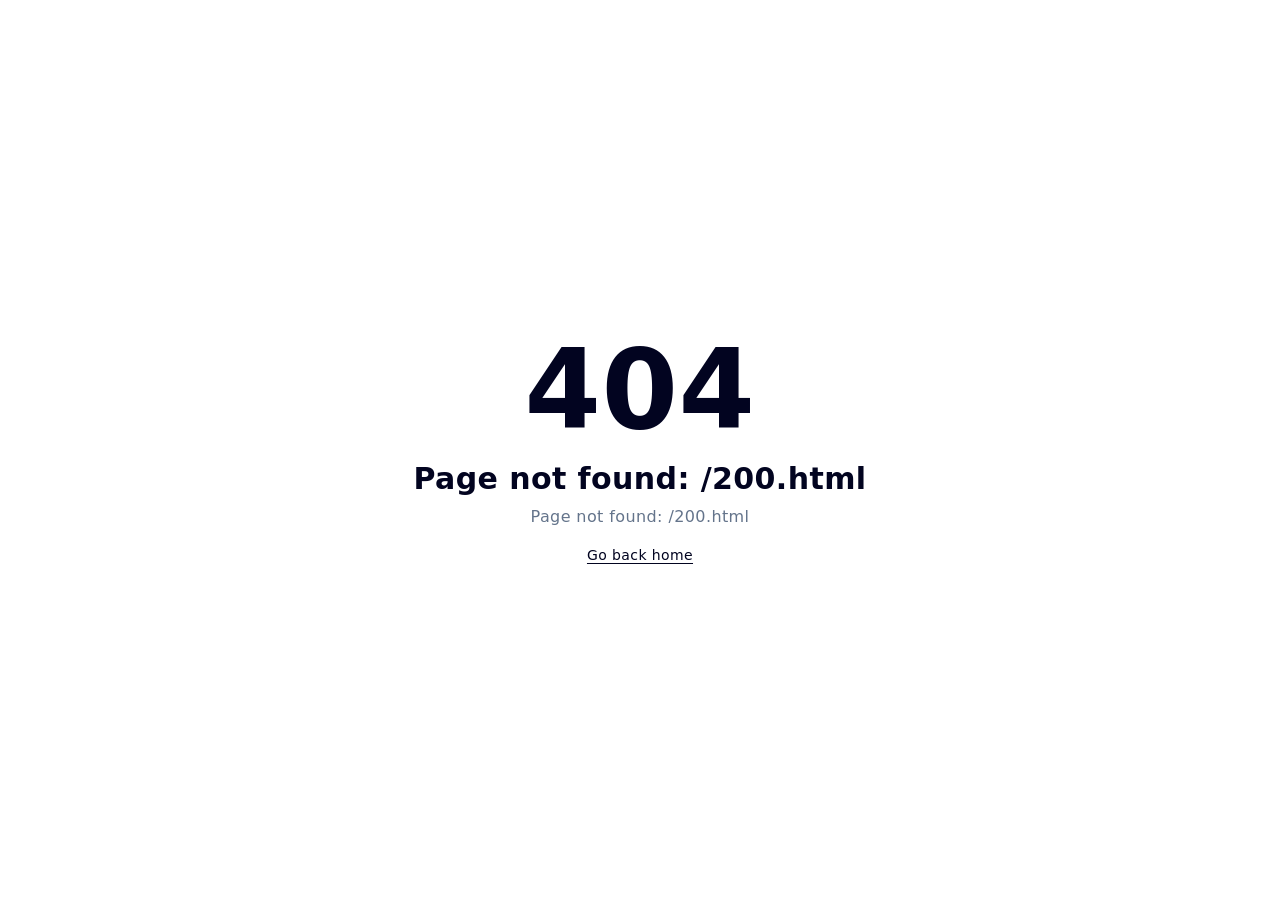
<file: 200.html>
<!DOCTYPE html><html><head><meta charset="utf-8"><meta name="viewport" content="width=device-width, initial-scale=1"><link rel="stylesheet" href="/_nuxt/entry.Ce8Ero_z.css" crossorigin><link rel="modulepreload" as="script" crossorigin href="/_nuxt/KsSleQAs.js"><script type="module" src="/_nuxt/KsSleQAs.js" crossorigin></script><script>"use strict";(()=>{const t=window,e=document.documentElement,c=["dark","light"],n=getStorageValue("localStorage","nuxt-color-mode")||"system";let i=n==="system"?u():n;const r=e.getAttribute("data-color-mode-forced");r&&(i=r),l(i),t["__NUXT_COLOR_MODE__"]={preference:n,value:i,getColorScheme:u,addColorScheme:l,removeColorScheme:d};function l(o){const s=""+o+"",a="";e.classList?e.classList.add(s):e.className+=" "+s,a&&e.setAttribute("data-"+a,o)}function d(o){const s=""+o+"",a="";e.classList?e.classList.remove(s):e.className=e.className.replace(new RegExp(s,"g"),""),a&&e.removeAttribute("data-"+a)}function f(o){return t.matchMedia("(prefers-color-scheme"+o+")")}function u(){if(t.matchMedia&&f("").media!=="not all"){for(const o of c)if(f(":"+o).matches)return o}return"light"}})();function getStorageValue(t,e){switch(t){case"localStorage":return window.localStorage.getItem(e);case"sessionStorage":return window.sessionStorage.getItem(e);case"cookie":return getCookie(e);default:return null}}function getCookie(t){const c=("; "+window.document.cookie).split("; "+t+"=");if(c.length===2)return c.pop()?.split(";").shift()}</script></head><body><div id="__nuxt" class="isolate"></div><div id="teleports"></div><script>window.__NUXT__={};window.__NUXT__.config={public:{},app:{baseURL:"/",buildId:"0e2eca52-1210-4487-96b7-e998883533d6",buildAssetsDir:"/_nuxt/",cdnURL:""}}</script><script type="application/json" data-nuxt-data="nuxt-app" data-ssr="false" id="__NUXT_DATA__">[{"prerenderedAt":1,"serverRendered":2},1774402303574,false]</script></body></html>
</file>
<file: _nuxt/entry.Ce8Ero_z.css>
@import"https://fonts.googleapis.com/css2?family=Italiana&display=swap";@layer components;@layer properties{@supports ((-webkit-hyphens:none) and (not (margin-trim:inline))) or ((-moz-orient:inline) and (not (color:rgb(from red r g b)))){*,::backdrop,:after,:before{--tw-border-spacing-x:0;--tw-border-spacing-y:0;--tw-translate-x:0;--tw-translate-y:0;--tw-translate-z:0;--tw-scale-x:1;--tw-scale-y:1;--tw-scale-z:1;--tw-rotate-x:initial;--tw-rotate-y:initial;--tw-rotate-z:initial;--tw-skew-x:initial;--tw-skew-y:initial;--tw-space-y-reverse:0;--tw-space-x-reverse:0;--tw-divide-y-reverse:0;--tw-border-style:solid;--tw-gradient-position:initial;--tw-gradient-from:#0000;--tw-gradient-via:#0000;--tw-gradient-to:#0000;--tw-gradient-stops:initial;--tw-gradient-via-stops:initial;--tw-gradient-from-position:0%;--tw-gradient-via-position:50%;--tw-gradient-to-position:100%;--tw-leading:initial;--tw-font-weight:initial;--tw-tracking:initial;--tw-shadow:0 0 #0000;--tw-shadow-color:initial;--tw-shadow-alpha:100%;--tw-inset-shadow:0 0 #0000;--tw-inset-shadow-color:initial;--tw-inset-shadow-alpha:100%;--tw-ring-color:initial;--tw-ring-shadow:0 0 #0000;--tw-inset-ring-color:initial;--tw-inset-ring-shadow:0 0 #0000;--tw-ring-inset:initial;--tw-ring-offset-width:0px;--tw-ring-offset-color:#fff;--tw-ring-offset-shadow:0 0 #0000;--tw-outline-style:solid;--tw-blur:initial;--tw-brightness:initial;--tw-contrast:initial;--tw-grayscale:initial;--tw-hue-rotate:initial;--tw-invert:initial;--tw-opacity:initial;--tw-saturate:initial;--tw-sepia:initial;--tw-drop-shadow:initial;--tw-drop-shadow-color:initial;--tw-drop-shadow-alpha:100%;--tw-drop-shadow-size:initial;--tw-backdrop-blur:initial;--tw-backdrop-brightness:initial;--tw-backdrop-contrast:initial;--tw-backdrop-grayscale:initial;--tw-backdrop-hue-rotate:initial;--tw-backdrop-invert:initial;--tw-backdrop-opacity:initial;--tw-backdrop-saturate:initial;--tw-backdrop-sepia:initial;--tw-duration:initial;--tw-ease:initial;--tw-content:"";--tw-divide-x-reverse:0}}}@layer theme{:host,:root{--font-sans:"Helvetica Neue",Helvetica,Arial,sans-serif;--font-mono:ui-monospace,SFMono-Regular,Menlo,Monaco,Consolas,"Liberation Mono","Courier New",monospace;--color-green-50:#effdf5;--color-green-100:#d9fbe8;--color-green-200:#b3f5d1;--color-green-300:#75edae;--color-green-400:#00dc82;--color-green-500:#00c16a;--color-green-600:#00a155;--color-green-700:#007f45;--color-green-800:#016538;--color-green-900:#0a5331;--color-green-950:#052e16;--color-black:#000;--color-white:#fff;--spacing:.25rem;--container-xs:20rem;--container-sm:24rem;--container-md:28rem;--container-lg:32rem;--container-xl:36rem;--container-2xl:42rem;--container-3xl:48rem;--container-4xl:56rem;--container-5xl:64rem;--container-6xl:72rem;--text-xs:.75rem;--text-xs--line-height:1.33333;--text-sm:.875rem;--text-sm--line-height:1.42857;--text-base:1rem;--text-base--line-height:1.5;--text-lg:1.125rem;--text-lg--line-height:1.55556;--text-xl:1.25rem;--text-xl--line-height:1.4;--text-2xl:1.5rem;--text-2xl--line-height:1.33333;--text-3xl:1.875rem;--text-3xl--line-height:1.2;--text-4xl:2.25rem;--text-4xl--line-height:1.11111;--text-5xl:3rem;--text-5xl--line-height:1;--text-7xl:4.5rem;--text-7xl--line-height:1;--font-weight-normal:400;--font-weight-medium:500;--font-weight-semibold:600;--font-weight-bold:700;--font-weight-extrabold:800;--tracking-tight:-.025em;--tracking-wide:.025em;--leading-relaxed:1.625;--radius-4xl:2rem;--ease-out:cubic-bezier(0,0,.2,1);--ease-in-out:cubic-bezier(.4,0,.2,1);--animate-spin:spin 1s linear infinite;--animate-pulse:pulse 2s cubic-bezier(.4,0,.6,1)infinite;--default-transition-duration:.15s;--default-transition-timing-function:cubic-bezier(.4,0,.2,1);--default-font-family:var(--font-sans);--default-mono-font-family:var(--font-mono);--color-old-neutral-50:oklch(98.5% 0 0);--color-old-neutral-100:oklch(97% 0 0);--color-old-neutral-200:oklch(92.2% 0 0);--color-old-neutral-300:oklch(87% 0 0);--color-old-neutral-400:oklch(70.8% 0 0);--color-old-neutral-500:oklch(55.6% 0 0);--color-old-neutral-600:oklch(43.9% 0 0);--color-old-neutral-700:oklch(37.1% 0 0);--color-old-neutral-800:oklch(26.9% 0 0);--color-old-neutral-900:oklch(20.5% 0 0);--color-old-neutral-950:oklch(14.5% 0 0);--font-italiana:"Italiana", "Italiana Fallback: Times New Roman", "Italiana Fallback: Georgia", "Italiana Fallback: Noto Serif",serif}:host,:root{--ui-header-height:calc(var(--spacing)*16)}.light,:host,:root{--ui-text-dimmed:var(--ui-color-neutral-400);--ui-text-muted:var(--ui-color-neutral-500);--ui-text-toned:var(--ui-color-neutral-600);--ui-text:var(--ui-color-neutral-700);--ui-text-highlighted:var(--ui-color-neutral-900);--ui-text-inverted:#fff;--ui-bg:#fff;--ui-bg-muted:var(--ui-color-neutral-50);--ui-bg-elevated:var(--ui-color-neutral-100);--ui-bg-accented:var(--ui-color-neutral-200);--ui-bg-inverted:var(--ui-color-neutral-900);--ui-border:var(--ui-color-neutral-200);--ui-border-muted:var(--ui-color-neutral-200);--ui-border-accented:var(--ui-color-neutral-300);--ui-border-inverted:var(--ui-color-neutral-900);--ui-radius:.25rem;--ui-container:80rem}.dark{--ui-text-dimmed:var(--ui-color-neutral-500);--ui-text-muted:var(--ui-color-neutral-400);--ui-text-toned:var(--ui-color-neutral-300);--ui-text:var(--ui-color-neutral-200);--ui-text-highlighted:#fff;--ui-text-inverted:var(--ui-color-neutral-900);--ui-bg:var(--ui-color-neutral-900);--ui-bg-muted:var(--ui-color-neutral-800);--ui-bg-elevated:var(--ui-color-neutral-800);--ui-bg-accented:var(--ui-color-neutral-700);--ui-bg-inverted:#fff;--ui-border:var(--ui-color-neutral-800);--ui-border-muted:var(--ui-color-neutral-700);--ui-border-accented:var(--ui-color-neutral-700);--ui-border-inverted:#fff}}@layer base{*,::backdrop,:after,:before{border:0 solid;box-sizing:border-box;margin:0;padding:0}::file-selector-button{border:0 solid;box-sizing:border-box;margin:0;padding:0}:host,html{-webkit-text-size-adjust:100%;font-family:var(--default-font-family,ui-sans-serif,system-ui,sans-serif,"Apple Color Emoji","Segoe UI Emoji","Segoe UI Symbol","Noto Color Emoji");font-feature-settings:var(--default-font-feature-settings,normal);font-variation-settings:var(--default-font-variation-settings,normal);line-height:1.5;-moz-tab-size:4;-o-tab-size:4;tab-size:4;-webkit-tap-highlight-color:transparent}hr{border-top-width:1px;color:inherit;height:0}abbr:where([title]){-webkit-text-decoration:underline dotted;text-decoration:underline dotted}h1,h2,h3,h4,h5,h6{font-size:inherit;font-weight:inherit}a{color:inherit;-webkit-text-decoration:inherit;text-decoration:inherit}b,strong{font-weight:bolder}code,kbd,pre,samp{font-family:var(--default-mono-font-family,ui-monospace,SFMono-Regular,Menlo,Monaco,Consolas,"Liberation Mono","Courier New",monospace);font-feature-settings:var(--default-mono-font-feature-settings,normal);font-size:1em;font-variation-settings:var(--default-mono-font-variation-settings,normal)}small{font-size:80%}sub,sup{font-size:75%;line-height:0;position:relative;vertical-align:baseline}sub{bottom:-.25em}sup{top:-.5em}table{border-collapse:collapse;border-color:inherit;text-indent:0}:-moz-focusring{outline:auto}progress{vertical-align:baseline}summary{display:list-item}menu,ol,ul{list-style:none}audio,canvas,embed,iframe,img,object,svg,video{display:block;vertical-align:middle}img,video{height:auto;max-width:100%}button,input,optgroup,select,textarea{background-color:#0000;border-radius:0;color:inherit;font:inherit;font-feature-settings:inherit;font-variation-settings:inherit;letter-spacing:inherit;opacity:1}::file-selector-button{background-color:#0000;border-radius:0;color:inherit;font:inherit;font-feature-settings:inherit;font-variation-settings:inherit;letter-spacing:inherit;opacity:1}:where(select:is([multiple],[size])) optgroup{font-weight:bolder}:where(select:is([multiple],[size])) optgroup option{padding-inline-start:20px}::file-selector-button{margin-inline-end:4px}::-moz-placeholder{opacity:1}::placeholder{opacity:1}@supports (not (-webkit-appearance:-apple-pay-button)) or (contain-intrinsic-size:1px){::-moz-placeholder{color:currentColor}::placeholder{color:currentColor}@supports (color:color-mix(in lab,red,red)){::-moz-placeholder{color:color-mix(in oklab,currentcolor 50%,transparent)}::placeholder{color:color-mix(in oklab,currentcolor 50%,transparent)}}}textarea{resize:vertical}::-webkit-search-decoration{-webkit-appearance:none}::-webkit-date-and-time-value{min-height:1lh;text-align:inherit}::-webkit-datetime-edit{display:inline-flex}::-webkit-datetime-edit-fields-wrapper{padding:0}::-webkit-datetime-edit,::-webkit-datetime-edit-year-field{padding-block:0}::-webkit-datetime-edit-day-field,::-webkit-datetime-edit-month-field{padding-block:0}::-webkit-datetime-edit-hour-field,::-webkit-datetime-edit-minute-field{padding-block:0}::-webkit-datetime-edit-millisecond-field,::-webkit-datetime-edit-second-field{padding-block:0}::-webkit-datetime-edit-meridiem-field{padding-block:0}::-webkit-calendar-picker-indicator{line-height:1}:-moz-ui-invalid{box-shadow:none}button,input:where([type=button],[type=reset],[type=submit]){-webkit-appearance:button;-moz-appearance:button;appearance:button}::file-selector-button{-webkit-appearance:button;-moz-appearance:button;appearance:button}::-webkit-inner-spin-button,::-webkit-outer-spin-button{height:auto}[hidden]:where(:not([hidden=until-found])){display:none!important}body{background-color:var(--ui-bg);color:var(--ui-text);-webkit-font-smoothing:antialiased;-moz-osx-font-smoothing:grayscale;color-scheme:light}body:where(.dark,.dark *){color-scheme:dark}}@layer utilities{.pointer-events-auto{pointer-events:auto}.pointer-events-none{pointer-events:none}.collapse{visibility:collapse}.visible{visibility:visible}.sr-only{border-width:0;clip-path:inset(50%);height:1px;margin:-1px;overflow:hidden;padding:0;white-space:nowrap;width:1px}.absolute,.sr-only{position:absolute}.fixed{position:fixed}.relative{position:relative}.sticky{position:sticky}.inset-0{inset:calc(var(--spacing)*0)}.inset-x-0{inset-inline:calc(var(--spacing)*0)}.inset-x-1{inset-inline:calc(var(--spacing)*1)}.inset-x-4{inset-inline:calc(var(--spacing)*4)}.inset-y-0{inset-block:calc(var(--spacing)*0)}.inset-y-1{inset-block:calc(var(--spacing)*1)}.inset-y-1\.5{inset-block:calc(var(--spacing)*1.5)}.inset-y-2{inset-block:calc(var(--spacing)*2)}.inset-y-3{inset-block:calc(var(--spacing)*3)}.inset-y-4{inset-block:calc(var(--spacing)*4)}.-start-px{inset-inline-start:-1px}.start-0{inset-inline-start:calc(var(--spacing)*0)}.start-4{inset-inline-start:calc(var(--spacing)*4)}.start-32{inset-inline-start:calc(var(--spacing)*32)}.start-\[calc\(50\%\+16px\)\]{inset-inline-start:calc(50% + 16px)}.start-\[calc\(50\%\+20px\)\]{inset-inline-start:calc(50% + 20px)}.start-\[calc\(50\%\+28px\)\]{inset-inline-start:calc(50% + 28px)}.start-\[calc\(50\%\+32px\)\]{inset-inline-start:calc(50% + 32px)}.start-\[calc\(50\%\+36px\)\]{inset-inline-start:calc(50% + 36px)}.start-\[calc\(50\%-1px\)\]{inset-inline-start:calc(50% - 1px)}.-end-1\.5{inset-inline-end:calc(var(--spacing)*-1.5)}.end-0{inset-inline-end:calc(var(--spacing)*0)}.end-4{inset-inline-end:calc(var(--spacing)*4)}.end-\[calc\(-50\%\+16px\)\]{inset-inline-end:calc(16px - 50%)}.end-\[calc\(-50\%\+20px\)\]{inset-inline-end:calc(20px - 50%)}.end-\[calc\(-50\%\+28px\)\]{inset-inline-end:calc(28px - 50%)}.end-\[calc\(-50\%\+32px\)\]{inset-inline-end:calc(32px - 50%)}.end-\[calc\(-50\%\+36px\)\]{inset-inline-end:calc(36px - 50%)}.-top-1\.5{top:calc(var(--spacing)*-1.5)}.-top-8{top:calc(var(--spacing)*-8)}.-top-12{top:calc(var(--spacing)*-12)}.-top-\[0\.50em\]{top:-.5em}.top-0{top:calc(var(--spacing)*0)}.top-1\/2{top:50%}.top-4{top:calc(var(--spacing)*4)}.top-8{top:calc(var(--spacing)*8)}.top-10{top:calc(var(--spacing)*10)}.top-30{top:calc(var(--spacing)*30)}.top-32{top:calc(var(--spacing)*32)}.top-54{top:calc(var(--spacing)*54)}.top-56{top:calc(var(--spacing)*56)}.top-\[3em\]{top:3em}.top-\[30px\]{top:30px}.top-\[38px\]{top:38px}.top-\[46px\]{top:46px}.top-\[50\%\]{top:50%}.top-\[54px\]{top:54px}.top-\[62px\]{top:62px}.top-\[86\%\]{top:86%}.top-\[calc\(50\%-2px\)\]{top:calc(50% - 2px)}.top-full{top:100%}.right-0{right:calc(var(--spacing)*0)}.right-1\/2{right:50%}.right-4{right:calc(var(--spacing)*4)}.right-12{right:calc(var(--spacing)*12)}.-bottom-7{bottom:calc(var(--spacing)*-7)}.-bottom-\[10px\]{bottom:-10px}.-bottom-px{bottom:-1px}.bottom-0{bottom:calc(var(--spacing)*0)}.bottom-4{bottom:calc(var(--spacing)*4)}.bottom-6{bottom:calc(var(--spacing)*6)}.bottom-8{bottom:calc(var(--spacing)*8)}.left-\(--reka-navigation-menu-viewport-left\){left:var(--reka-navigation-menu-viewport-left)}.left-0{left:calc(var(--spacing)*0)}.left-1\/2{left:50%}.left-4{left:calc(var(--spacing)*4)}.left-6\.5{left:calc(var(--spacing)*6.5)}.left-10{left:calc(var(--spacing)*10)}.left-11{left:calc(var(--spacing)*11)}.left-14{left:calc(var(--spacing)*14)}.left-\[0\.45em\]{left:.45em}.left-\[6em\]{left:6em}.isolate{isolation:isolate}.z-\(--index\){z-index:var(--index)}.z-1{z-index:1}.z-20{z-index:20}.z-50{z-index:50}.z-\[1\]{z-index:1}.z-\[2\]{z-index:2}.z-\[100\]{z-index:100}.order-1{order:1}.order-2{order:2}.order-first{order:-9999}.order-last{order:9999}.col-start-1{grid-column-start:1}.row-start-1{grid-row-start:1}.container{width:100%}@media(min-width:40rem){.container{max-width:40rem}}@media(min-width:48rem){.container{max-width:48rem}}@media(min-width:64rem){.container{max-width:64rem}}@media(min-width:80rem){.container{max-width:80rem}}@media(min-width:96rem){.container{max-width:96rem}}.m-0\.5{margin:calc(var(--spacing)*.5)}.m-2{margin:calc(var(--spacing)*2)}.-mx-1{margin-inline:calc(var(--spacing)*-1)}.-mx-4{margin-inline:calc(var(--spacing)*-4)}.mx-3{margin-inline:calc(var(--spacing)*3)}.mx-auto{margin-inline:auto}.my-1{margin-block:calc(var(--spacing)*1)}.my-2{margin-block:calc(var(--spacing)*2)}.my-7{margin-block:calc(var(--spacing)*7)}.my-14{margin-block:calc(var(--spacing)*14)}.-ms-1\.5{margin-inline-start:calc(var(--spacing)*-1.5)}.-ms-4{margin-inline-start:calc(var(--spacing)*-4)}.-ms-\[8\.5px\]{margin-inline-start:-8.5px}.-ms-px{margin-inline-start:-1px}.ms-2{margin-inline-start:calc(var(--spacing)*2)}.ms-4{margin-inline-start:calc(var(--spacing)*4)}.ms-4\.5{margin-inline-start:calc(var(--spacing)*4.5)}.ms-5{margin-inline-start:calc(var(--spacing)*5)}.ms-5\.5{margin-inline-start:calc(var(--spacing)*5.5)}.ms-6{margin-inline-start:calc(var(--spacing)*6)}.ms-auto{margin-inline-start:auto}.-me-0\.5{margin-inline-end:calc(var(--spacing)*-.5)}.-me-1{margin-inline-end:calc(var(--spacing)*-1)}.-me-1\.5{margin-inline-end:calc(var(--spacing)*-1.5)}.-me-2{margin-inline-end:calc(var(--spacing)*-2)}.me-1\.5{margin-inline-end:calc(var(--spacing)*1.5)}.me-2{margin-inline-end:calc(var(--spacing)*2)}.-mt-0\.5{margin-top:calc(var(--spacing)*-.5)}.-mt-4{margin-top:calc(var(--spacing)*-4)}.-mt-8{margin-top:calc(var(--spacing)*-8)}.mt-0\.5{margin-top:calc(var(--spacing)*.5)}.mt-1{margin-top:calc(var(--spacing)*1)}.mt-1\.5{margin-top:calc(var(--spacing)*1.5)}.mt-2{margin-top:calc(var(--spacing)*2)}.mt-2\.5{margin-top:calc(var(--spacing)*2.5)}.mt-3{margin-top:calc(var(--spacing)*3)}.mt-3\.5{margin-top:calc(var(--spacing)*3.5)}.mt-4{margin-top:calc(var(--spacing)*4)}.mt-5{margin-top:calc(var(--spacing)*5)}.mt-6{margin-top:calc(var(--spacing)*6)}.mt-8{margin-top:calc(var(--spacing)*8)}.mt-10{margin-top:calc(var(--spacing)*10)}.mt-12{margin-top:calc(var(--spacing)*12)}.mt-14{margin-top:calc(var(--spacing)*14)}.mt-16{margin-top:calc(var(--spacing)*16)}.mt-20{margin-top:calc(var(--spacing)*20)}.mt-24{margin-top:calc(var(--spacing)*24)}.mt-45{margin-top:calc(var(--spacing)*45)}.mt-auto{margin-top:auto}.\!mr-4{margin-right:calc(var(--spacing)*4)!important}.mr-5{margin-right:calc(var(--spacing)*5)}.-mb-px{margin-bottom:-1px}.mb-1{margin-bottom:calc(var(--spacing)*1)}.mb-2{margin-bottom:calc(var(--spacing)*2)}.mb-2\.5{margin-bottom:calc(var(--spacing)*2.5)}.mb-3{margin-bottom:calc(var(--spacing)*3)}.mb-4{margin-bottom:calc(var(--spacing)*4)}.mb-6{margin-bottom:calc(var(--spacing)*6)}.mb-10{margin-bottom:calc(var(--spacing)*10)}.mb-24{margin-bottom:calc(var(--spacing)*24)}.mb-auto{margin-bottom:auto}.\!ml-4{margin-left:calc(var(--spacing)*4)!important}.block{display:block}.flex{display:flex}.grid{display:grid}.hidden{display:none}.inline{display:inline}.inline-block{display:inline-block}.inline-flex{display:inline-flex}.table{display:table}.aspect-4\/5{aspect-ratio:4/5}.aspect-\[16\/9\]{aspect-ratio:16/9}.aspect-square{aspect-ratio:1}.size-2{height:calc(var(--spacing)*2);width:calc(var(--spacing)*2)}.size-2\.5{height:calc(var(--spacing)*2.5);width:calc(var(--spacing)*2.5)}.size-3{height:calc(var(--spacing)*3);width:calc(var(--spacing)*3)}.size-3\.5{height:calc(var(--spacing)*3.5);width:calc(var(--spacing)*3.5)}.size-4{height:calc(var(--spacing)*4);width:calc(var(--spacing)*4)}.size-4\.5{height:calc(var(--spacing)*4.5);width:calc(var(--spacing)*4.5)}.size-5{height:calc(var(--spacing)*5);width:calc(var(--spacing)*5)}.size-6{height:calc(var(--spacing)*6);width:calc(var(--spacing)*6)}.size-7{height:calc(var(--spacing)*7);width:calc(var(--spacing)*7)}.size-8{height:calc(var(--spacing)*8);width:calc(var(--spacing)*8)}.size-9{height:calc(var(--spacing)*9);width:calc(var(--spacing)*9)}.size-10{height:calc(var(--spacing)*10);width:calc(var(--spacing)*10)}.size-10\/12{height:83.3333%;width:83.3333%}.size-11{height:calc(var(--spacing)*11);width:calc(var(--spacing)*11)}.size-12{height:calc(var(--spacing)*12);width:calc(var(--spacing)*12)}.size-14{height:calc(var(--spacing)*14);width:calc(var(--spacing)*14)}.size-full{height:100%;width:100%}.\!h-1\.5{height:calc(var(--spacing)*1.5)!important}.\!h-12{height:calc(var(--spacing)*12)!important}.h-\(--reka-navigation-menu-viewport-height\){height:var(--reka-navigation-menu-viewport-height)}.h-\(--reka-tabs-indicator-size\){height:var(--reka-tabs-indicator-size)}.h-\(--ui-header-height\){height:var(--ui-header-height)}.h-0\.5{height:calc(var(--spacing)*.5)}.h-1{height:calc(var(--spacing)*1)}.h-2{height:calc(var(--spacing)*2)}.h-2\.5{height:calc(var(--spacing)*2.5)}.h-3{height:calc(var(--spacing)*3)}.h-4{height:calc(var(--spacing)*4)}.h-5{height:calc(var(--spacing)*5)}.h-6{height:calc(var(--spacing)*6)}.h-7{height:calc(var(--spacing)*7)}.h-8{height:calc(var(--spacing)*8)}.h-9{height:calc(var(--spacing)*9)}.h-10{height:calc(var(--spacing)*10)}.h-11{height:calc(var(--spacing)*11)}.h-12{height:calc(var(--spacing)*12)}.h-14{height:calc(var(--spacing)*14)}.h-16{height:calc(var(--spacing)*16)}.h-20{height:calc(var(--spacing)*20)}.h-23{height:calc(var(--spacing)*23)}.h-26{height:calc(var(--spacing)*26)}.h-38{height:calc(var(--spacing)*38)}.h-40{height:calc(var(--spacing)*40)}.h-42{height:calc(var(--spacing)*42)}.h-44{height:calc(var(--spacing)*44)}.h-46{height:calc(var(--spacing)*46)}.h-48{height:calc(var(--spacing)*48)}.h-195{height:calc(var(--spacing)*195)}.h-\[3\.5em\]{height:3.5em}.h-\[4px\]{height:4px}.h-\[5px\]{height:5px}.h-\[6px\]{height:6px}.h-\[7px\]{height:7px}.h-\[8px\]{height:8px}.h-\[9px\]{height:9px}.h-\[10px\]{height:10px}.h-\[11px\]{height:11px}.h-\[12px\]{height:12px}.h-\[fit-content\]{height:-moz-fit-content;height:fit-content}.h-auto{height:auto}.h-full{height:100%}.h-px{height:1px}.max-h-60{max-height:calc(var(--spacing)*60)}.max-h-96{max-height:calc(var(--spacing)*96)}.max-h-\[70vh\]{max-height:70vh}.max-h-\[96\%\]{max-height:96%}.max-h-\[calc\(100\%-2rem\)\]{max-height:calc(100% - 2rem)}.max-h-\[calc\(100dvh-2rem\)\]{max-height:calc(100dvh - 2rem)}.max-h-full{max-height:100%}.min-h-0{min-height:calc(var(--spacing)*0)}.min-h-6{min-height:calc(var(--spacing)*6)}.min-h-8{min-height:calc(var(--spacing)*8)}.min-h-12{min-height:calc(var(--spacing)*12)}.min-h-16{min-height:calc(var(--spacing)*16)}.min-h-80{min-height:calc(var(--spacing)*80)}.min-h-\[49px\]{min-height:49px}.min-h-\[70vh\]{min-height:70vh}.min-h-\[86vh\]{min-height:86vh}.min-h-\[calc\(100vh-var\(--ui-header-height\)\)\]{min-height:calc(100vh - var(--ui-header-height))}.min-h-fit{min-height:-moz-fit-content;min-height:fit-content}.min-h-svh{min-height:100svh}.\!w-1\.5{width:calc(var(--spacing)*1.5)!important}.\!w-12{width:calc(var(--spacing)*12)!important}.w-\(--reka-combobox-trigger-width\){width:var(--reka-combobox-trigger-width)}.w-\(--reka-navigation-menu-indicator-size\){width:var(--reka-navigation-menu-indicator-size)}.w-\(--reka-select-trigger-width\){width:var(--reka-select-trigger-width)}.w-\(--reka-tabs-indicator-size\){width:var(--reka-tabs-indicator-size)}.w-\(--width\){width:var(--width)}.w-0{width:calc(var(--spacing)*0)}.w-0\.5{width:calc(var(--spacing)*.5)}.w-1{width:calc(var(--spacing)*1)}.w-2{width:calc(var(--spacing)*2)}.w-3{width:calc(var(--spacing)*3)}.w-4{width:calc(var(--spacing)*4)}.w-5{width:calc(var(--spacing)*5)}.w-6{width:calc(var(--spacing)*6)}.w-7{width:calc(var(--spacing)*7)}.w-8{width:calc(var(--spacing)*8)}.w-9{width:calc(var(--spacing)*9)}.w-10{width:calc(var(--spacing)*10)}.w-11{width:calc(var(--spacing)*11)}.w-14{width:calc(var(--spacing)*14)}.w-20{width:calc(var(--spacing)*20)}.w-24{width:calc(var(--spacing)*24)}.w-28{width:calc(var(--spacing)*28)}.w-32{width:calc(var(--spacing)*32)}.w-36{width:calc(var(--spacing)*36)}.w-38{width:calc(var(--spacing)*38)}.w-40{width:calc(var(--spacing)*40)}.w-42{width:calc(var(--spacing)*42)}.w-44{width:calc(var(--spacing)*44)}.w-46{width:calc(var(--spacing)*46)}.w-56{width:calc(var(--spacing)*56)}.w-60{width:calc(var(--spacing)*60)}.w-65{width:calc(var(--spacing)*65)}.w-300{width:calc(var(--spacing)*300)}.w-\[6px\]{width:6px}.w-\[7px\]{width:7px}.w-\[8px\]{width:8px}.w-\[9px\]{width:9px}.w-\[10px\]{width:10px}.w-\[calc\(100\%-2rem\)\]{width:calc(100% - 2rem)}.w-\[calc\(100vw-2rem\)\]{width:calc(100vw - 2rem)}.w-auto{width:auto}.w-full{width:100%}.w-px{width:1px}.max-w-\(--ui-container\){max-width:var(--ui-container)}.max-w-2xl{max-width:var(--container-2xl)}.max-w-3xl{max-width:var(--container-3xl)}.max-w-4xl{max-width:var(--container-4xl)}.max-w-5xl{max-width:var(--container-5xl)}.max-w-6xl{max-width:var(--container-6xl)}.max-w-60{max-width:calc(var(--spacing)*60)}.max-w-\[40vw\]{max-width:40vw}.max-w-\[44vw\]{max-width:44vw}.max-w-\[50ch\]{max-width:50ch}.max-w-\[52vw\]{max-width:52vw}.max-w-\[75\%\]{max-width:75%}.max-w-\[calc\(100\%-2rem\)\]{max-width:calc(100% - 2rem)}.max-w-full{max-width:100%}.max-w-lg{max-width:var(--container-lg)}.max-w-md{max-width:var(--container-md)}.max-w-none{max-width:none}.max-w-sm{max-width:var(--container-sm)}.max-w-xl{max-width:var(--container-xl)}.min-w-0{min-width:calc(var(--spacing)*0)}.min-w-5{min-width:calc(var(--spacing)*5)}.min-w-16{min-width:calc(var(--spacing)*16)}.min-w-32{min-width:calc(var(--spacing)*32)}.min-w-48{min-width:calc(var(--spacing)*48)}.min-w-\[4px\]{min-width:4px}.min-w-\[5px\]{min-width:5px}.min-w-\[6px\]{min-width:6px}.min-w-\[7px\]{min-width:7px}.min-w-\[8px\]{min-width:8px}.min-w-\[9px\]{min-width:9px}.min-w-\[10px\]{min-width:10px}.min-w-\[11px\]{min-width:11px}.min-w-\[12px\]{min-width:12px}.min-w-\[16px\]{min-width:16px}.min-w-\[20px\]{min-width:20px}.min-w-\[24px\]{min-width:24px}.min-w-fit{min-width:-moz-fit-content;min-width:fit-content}.min-w-full{min-width:100%}.min-w-max{min-width:-moz-max-content;min-width:max-content}.flex-1{flex:1}.shrink-0{flex-shrink:0}.grow{flex-grow:1}.grow-0{flex-grow:0}.basis-full{flex-basis:100%}.table-fixed{table-layout:fixed}.border-collapse{border-collapse:collapse}.border-separate{border-collapse:separate}.border-spacing-x-0{--tw-border-spacing-x:calc(var(--spacing)*0);border-spacing:var(--tw-border-spacing-x)var(--tw-border-spacing-y)}.origin-\(--reka-combobox-content-transform-origin\){transform-origin:var(--reka-combobox-content-transform-origin)}.origin-\(--reka-context-menu-content-transform-origin\){transform-origin:var(--reka-context-menu-content-transform-origin)}.origin-\(--reka-dropdown-menu-content-transform-origin\){transform-origin:var(--reka-dropdown-menu-content-transform-origin)}.origin-\(--reka-popover-content-transform-origin\){transform-origin:var(--reka-popover-content-transform-origin)}.origin-\(--reka-select-content-transform-origin\){transform-origin:var(--reka-select-content-transform-origin)}.origin-\(--reka-tooltip-content-transform-origin\){transform-origin:var(--reka-tooltip-content-transform-origin)}.origin-\[top_center\]{transform-origin:top}.-translate-x-1\/2{--tw-translate-x:-50%}.-translate-x-10,.-translate-x-1\/2{translate:var(--tw-translate-x)var(--tw-translate-y)}.-translate-x-10{--tw-translate-x:calc(var(--spacing)*-10)}.-translate-x-\[4px\]{--tw-translate-x:-4px;translate:var(--tw-translate-x)var(--tw-translate-y)}.translate-x-\(--reka-navigation-menu-indicator-position\){--tw-translate-x:var(--reka-navigation-menu-indicator-position);translate:var(--tw-translate-x)var(--tw-translate-y)}.translate-x-\(--reka-tabs-indicator-position\){--tw-translate-x:var(--reka-tabs-indicator-position);translate:var(--tw-translate-x)var(--tw-translate-y)}.translate-x-1\/2{--tw-translate-x:50%}.translate-x-10,.translate-x-1\/2{translate:var(--tw-translate-x)var(--tw-translate-y)}.translate-x-10{--tw-translate-x:calc(var(--spacing)*10)}.-translate-y-1\/2{--tw-translate-y:-50%}.-translate-y-1\/2,.-translate-y-8{translate:var(--tw-translate-x)var(--tw-translate-y)}.-translate-y-8{--tw-translate-y:calc(var(--spacing)*-8)}.translate-y-\(--reka-tabs-indicator-position\){--tw-translate-y:var(--reka-tabs-indicator-position);translate:var(--tw-translate-x)var(--tw-translate-y)}.translate-y-1\/2{--tw-translate-y:50%;translate:var(--tw-translate-x)var(--tw-translate-y)}.scale-80{--tw-scale-x:80%;--tw-scale-y:80%;--tw-scale-z:80%;scale:var(--tw-scale-x)var(--tw-scale-y)}.-rotate-2{rotate:-2deg}.-rotate-3{rotate:-3deg}.-rotate-5{rotate:-5deg}.-rotate-6{rotate:-6deg}.-rotate-12{rotate:-12deg}.rotate-0{rotate:none}.rotate-1{rotate:1deg}.rotate-2{rotate:2deg}.rotate-6{rotate:6deg}.rotate-45{rotate:45deg}.rotate-90{rotate:90deg}.transform{transform:var(--tw-rotate-x,)var(--tw-rotate-y,)var(--tw-rotate-z,)var(--tw-skew-x,)var(--tw-skew-y,)}.transform-\(--transform\){transform:var(--transform)}.animate-\[marquee-vertical_var\(--duration\)_linear_infinite\]{animation:marquee-vertical var(--duration)linear infinite}.animate-\[marquee_var\(--duration\)_linear_infinite\]{animation:marquee var(--duration)linear infinite}.animate-pulse{animation:var(--animate-pulse)}.animate-spin{animation:var(--animate-spin)}.cursor-ew-resize{cursor:ew-resize}.cursor-grab{cursor:grab}.cursor-not-allowed{cursor:not-allowed}.cursor-pointer{cursor:pointer}.touch-none{touch-action:none}.resize{resize:both}.resize-none{resize:none}.scroll-mt-3{scroll-margin-top:calc(var(--spacing)*3)}.scroll-mt-4{scroll-margin-top:calc(var(--spacing)*4)}.scroll-py-1{scroll-padding-block:calc(var(--spacing)*1)}.appearance-none{-webkit-appearance:none;-moz-appearance:none;appearance:none}.auto-cols-fr{grid-auto-columns:minmax(0,1fr)}.grid-flow-col{grid-auto-flow:column}.grid-cols-1{grid-template-columns:repeat(1,minmax(0,1fr))}.grid-cols-2{grid-template-columns:repeat(2,minmax(0,1fr))}.grid-cols-7{grid-template-columns:repeat(7,minmax(0,1fr))}.flex-col{flex-direction:column}.flex-col-reverse{flex-direction:column-reverse}.flex-row{flex-direction:row}.flex-row-reverse{flex-direction:row-reverse}.flex-nowrap{flex-wrap:nowrap}.flex-wrap{flex-wrap:wrap}.place-items-baseline{place-items:baseline}.place-items-center{place-items:center}.content-center{align-content:center}.items-center{align-items:center}.items-end{align-items:flex-end}.items-start{align-items:flex-start}.items-stretch{align-items:stretch}.justify-around{justify-content:space-around}.justify-between{justify-content:space-between}.justify-center{justify-content:center}.justify-end{justify-content:flex-end}.justify-items-center{justify-items:center}.gap-\(--gap\){gap:var(--gap)}.gap-0{gap:calc(var(--spacing)*0)}.gap-0\.5{gap:calc(var(--spacing)*.5)}.gap-0\.25{gap:calc(var(--spacing)*.25)}.gap-0\.75{gap:calc(var(--spacing)*.75)}.gap-1{gap:calc(var(--spacing)*1)}.gap-1\.5{gap:calc(var(--spacing)*1.5)}.gap-2{gap:calc(var(--spacing)*2)}.gap-2\.5{gap:calc(var(--spacing)*2.5)}.gap-3{gap:calc(var(--spacing)*3)}.gap-3\.5{gap:calc(var(--spacing)*3.5)}.gap-4{gap:calc(var(--spacing)*4)}.gap-5{gap:calc(var(--spacing)*5)}.gap-6{gap:calc(var(--spacing)*6)}.gap-7{gap:calc(var(--spacing)*7)}.gap-8{gap:calc(var(--spacing)*8)}.gap-10{gap:calc(var(--spacing)*10)}.gap-12{gap:calc(var(--spacing)*12)}.gap-14{gap:calc(var(--spacing)*14)}.gap-16{gap:calc(var(--spacing)*16)}:where(.-space-y-px>:not(:last-child)){--tw-space-y-reverse:0;margin-block-end:calc(-1px*(1 - var(--tw-space-y-reverse)));margin-block-start:calc(-1px*var(--tw-space-y-reverse))}:where(.space-y-1>:not(:last-child)){--tw-space-y-reverse:0;margin-block-end:calc(var(--spacing)*1*(1 - var(--tw-space-y-reverse)));margin-block-start:calc(var(--spacing)*1*var(--tw-space-y-reverse))}:where(.space-y-2>:not(:last-child)){--tw-space-y-reverse:0;margin-block-end:calc(var(--spacing)*2*(1 - var(--tw-space-y-reverse)));margin-block-start:calc(var(--spacing)*2*var(--tw-space-y-reverse))}:where(.space-y-3>:not(:last-child)){--tw-space-y-reverse:0;margin-block-end:calc(var(--spacing)*3*(1 - var(--tw-space-y-reverse)));margin-block-start:calc(var(--spacing)*3*var(--tw-space-y-reverse))}:where(.space-y-4>:not(:last-child)){--tw-space-y-reverse:0;margin-block-end:calc(var(--spacing)*4*(1 - var(--tw-space-y-reverse)));margin-block-start:calc(var(--spacing)*4*var(--tw-space-y-reverse))}:where(.space-y-5>:not(:last-child)){--tw-space-y-reverse:0;margin-block-end:calc(var(--spacing)*5*(1 - var(--tw-space-y-reverse)));margin-block-start:calc(var(--spacing)*5*var(--tw-space-y-reverse))}:where(.space-y-6>:not(:last-child)){--tw-space-y-reverse:0;margin-block-end:calc(var(--spacing)*6*(1 - var(--tw-space-y-reverse)));margin-block-start:calc(var(--spacing)*6*var(--tw-space-y-reverse))}:where(.space-y-8>:not(:last-child)){--tw-space-y-reverse:0;margin-block-end:calc(var(--spacing)*8*(1 - var(--tw-space-y-reverse)));margin-block-start:calc(var(--spacing)*8*var(--tw-space-y-reverse))}:where(.space-y-12>:not(:last-child)){--tw-space-y-reverse:0;margin-block-end:calc(var(--spacing)*12*(1 - var(--tw-space-y-reverse)));margin-block-start:calc(var(--spacing)*12*var(--tw-space-y-reverse))}.gap-x-1\.5{-moz-column-gap:calc(var(--spacing)*1.5);column-gap:calc(var(--spacing)*1.5)}.gap-x-2{-moz-column-gap:calc(var(--spacing)*2);column-gap:calc(var(--spacing)*2)}.gap-x-3{-moz-column-gap:calc(var(--spacing)*3);column-gap:calc(var(--spacing)*3)}.gap-x-4{-moz-column-gap:calc(var(--spacing)*4);column-gap:calc(var(--spacing)*4)}.gap-x-6{-moz-column-gap:calc(var(--spacing)*6);column-gap:calc(var(--spacing)*6)}.gap-x-8{-moz-column-gap:calc(var(--spacing)*8);column-gap:calc(var(--spacing)*8)}:where(.-space-x-px>:not(:last-child)){--tw-space-x-reverse:0;margin-inline-end:calc(-1px*(1 - var(--tw-space-x-reverse)));margin-inline-start:calc(-1px*var(--tw-space-x-reverse))}:where(.space-x-1>:not(:last-child)){--tw-space-x-reverse:0;margin-inline-end:calc(var(--spacing)*1*(1 - var(--tw-space-x-reverse)));margin-inline-start:calc(var(--spacing)*1*var(--tw-space-x-reverse))}.gap-y-0\.5{row-gap:calc(var(--spacing)*.5)}.gap-y-1{row-gap:calc(var(--spacing)*1)}.gap-y-1\.5{row-gap:calc(var(--spacing)*1.5)}.gap-y-3{row-gap:calc(var(--spacing)*3)}.gap-y-4{row-gap:calc(var(--spacing)*4)}.gap-y-6{row-gap:calc(var(--spacing)*6)}.gap-y-8{row-gap:calc(var(--spacing)*8)}:where(.divide-y>:not(:last-child)){--tw-divide-y-reverse:0;border-bottom-style:var(--tw-border-style);border-bottom-width:calc(1px*(1 - var(--tw-divide-y-reverse)));border-top-style:var(--tw-border-style);border-top-width:calc(1px*var(--tw-divide-y-reverse))}:where(.divide-accented>:not(:last-child)){border-color:var(--ui-border-accented)}:where(.divide-default>:not(:last-child)){border-color:var(--ui-border)}.self-center{align-self:center}.self-end{align-self:flex-end}.self-start{align-self:flex-start}.self-stretch{align-self:stretch}.truncate{overflow:hidden;text-overflow:ellipsis;white-space:nowrap}.overflow-auto{overflow:auto}.overflow-clip{overflow:clip}.overflow-hidden{overflow:hidden}.overflow-x-auto{overflow-x:auto}.overflow-x-hidden{overflow-x:hidden}.overflow-y-auto{overflow-y:auto}.overflow-y-hidden{overflow-y:hidden}.rounded{border-radius:.25rem}.rounded-2xl{border-radius:calc(var(--ui-radius)*4)}.rounded-3xl{border-radius:calc(var(--ui-radius)*6)}.rounded-4xl{border-radius:var(--radius-4xl)}.rounded-\[20px\]{border-radius:20px}.rounded-\[32px\]{border-radius:32px}.rounded-\[inherit\]{border-radius:inherit}.rounded-full{border-radius:3.40282e+38px}.rounded-lg{border-radius:calc(var(--ui-radius)*2)}.rounded-md{border-radius:calc(var(--ui-radius)*1.5)}.rounded-sm{border-radius:var(--ui-radius)}.rounded-xl{border-radius:calc(var(--ui-radius)*3)}.rounded-xs{border-radius:calc(var(--ui-radius)*.5)}.rounded-t-4xl{border-top-left-radius:var(--radius-4xl);border-top-right-radius:var(--radius-4xl)}.rounded-t-lg{border-top-left-radius:calc(var(--ui-radius)*2);border-top-right-radius:calc(var(--ui-radius)*2)}.rounded-t-none{border-top-left-radius:0;border-top-right-radius:0}.rounded-l-lg{border-bottom-left-radius:calc(var(--ui-radius)*2);border-top-left-radius:calc(var(--ui-radius)*2)}.rounded-r-lg{border-top-right-radius:calc(var(--ui-radius)*2)}.rounded-b-lg,.rounded-r-lg{border-bottom-right-radius:calc(var(--ui-radius)*2)}.rounded-b-lg{border-bottom-left-radius:calc(var(--ui-radius)*2)}.border{border-style:var(--tw-border-style);border-width:1px}.border-0{border-style:var(--tw-border-style);border-width:0}.border-2{border-style:var(--tw-border-style);border-width:2px}.border-x{border-inline-style:var(--tw-border-style);border-inline-width:1px}.border-s{border-inline-start-style:var(--tw-border-style);border-inline-start-width:1px}.border-s-\[2px\]{border-inline-start-style:var(--tw-border-style);border-inline-start-width:2px}.border-s-\[3px\]{border-inline-start-style:var(--tw-border-style);border-inline-start-width:3px}.border-s-\[4px\]{border-inline-start-style:var(--tw-border-style);border-inline-start-width:4px}.border-s-\[5px\]{border-inline-start-style:var(--tw-border-style);border-inline-start-width:5px}.border-e{border-inline-end-style:var(--tw-border-style);border-inline-end-width:1px}.border-t{border-top-style:var(--tw-border-style);border-top-width:1px}.border-t-\[2px\]{border-top-style:var(--tw-border-style);border-top-width:2px}.border-t-\[3px\]{border-top-style:var(--tw-border-style);border-top-width:3px}.border-t-\[4px\]{border-top-style:var(--tw-border-style);border-top-width:4px}.border-t-\[5px\]{border-top-style:var(--tw-border-style);border-top-width:5px}.border-b{border-bottom-style:var(--tw-border-style);border-bottom-width:1px}.border-dashed{--tw-border-style:dashed;border-style:dashed}.border-dotted{--tw-border-style:dotted;border-style:dotted}.border-solid{--tw-border-style:solid;border-style:solid}.border-bg{border-color:var(--ui-bg)}.border-black\/5{border-color:#0000000d}@supports (color:color-mix(in lab,red,red)){.border-black\/5{border-color:color-mix(in oklab,var(--color-black)5%,transparent)}}.border-black\/10{border-color:#0000001a}@supports (color:color-mix(in lab,red,red)){.border-black\/10{border-color:color-mix(in oklab,var(--color-black)10%,transparent)}}.border-default{border-color:var(--ui-border)}.border-error{border-color:var(--ui-error)}.border-info{border-color:var(--ui-info)}.border-inverted{border-color:var(--ui-border-inverted)}.border-muted{border-color:var(--ui-border-muted)}.border-primary{border-color:var(--ui-primary)}.border-secondary{border-color:var(--ui-secondary)}.border-success{border-color:var(--ui-success)}.border-transparent{border-color:#0000}.border-warning{border-color:var(--ui-warning)}.\!bg-accented{background-color:var(--ui-bg-accented)!important}.bg-\(--ui-border-accented\){background-color:var(--ui-border-accented)}.bg-\[\#0E0E0E\],.bg-\[\#0e0e0e\]{background-color:#0e0e0e}.bg-\[\#22C55E\]{background-color:#22c55e}.bg-\[\#222222\]{background-color:#222}.bg-\[\#262626\]{background-color:#262626}.bg-\[\#DEDEDE\]{background-color:#dedede}.bg-\[\#EDEDED\]{background-color:#ededed}.bg-\[\#e6e6e6\]{background-color:#e6e6e6}.bg-\[\#f0f0f0\]{background-color:#f0f0f0}.bg-\[\#f0f0f0\]\/80{background-color:#f0f0f0cc}.bg-\[\#f7f7f7\]{background-color:#f7f7f7}.bg-accented{background-color:var(--ui-bg-accented)}.bg-border{background-color:var(--ui-border)}.bg-default,.bg-default\/75{background-color:var(--ui-bg)}@supports (color:color-mix(in lab,red,red)){.bg-default\/75{background-color:color-mix(in oklab,var(--ui-bg)75%,transparent)}}.bg-default\/90{background-color:var(--ui-bg)}@supports (color:color-mix(in lab,red,red)){.bg-default\/90{background-color:color-mix(in oklab,var(--ui-bg)90%,transparent)}}.bg-elevated,.bg-elevated\/50{background-color:var(--ui-bg-elevated)}@supports (color:color-mix(in lab,red,red)){.bg-elevated\/50{background-color:color-mix(in oklab,var(--ui-bg-elevated)50%,transparent)}}.bg-elevated\/75{background-color:var(--ui-bg-elevated)}@supports (color:color-mix(in lab,red,red)){.bg-elevated\/75{background-color:color-mix(in oklab,var(--ui-bg-elevated)75%,transparent)}}.bg-error,.bg-error\/10{background-color:var(--ui-error)}@supports (color:color-mix(in lab,red,red)){.bg-error\/10{background-color:color-mix(in oklab,var(--ui-error)10%,transparent)}}.bg-info,.bg-info\/10{background-color:var(--ui-info)}@supports (color:color-mix(in lab,red,red)){.bg-info\/10{background-color:color-mix(in oklab,var(--ui-info)10%,transparent)}}.bg-inverted{background-color:var(--ui-bg-inverted)}.bg-primary,.bg-primary\/10{background-color:var(--ui-primary)}@supports (color:color-mix(in lab,red,red)){.bg-primary\/10{background-color:color-mix(in oklab,var(--ui-primary)10%,transparent)}}.bg-secondary,.bg-secondary\/10{background-color:var(--ui-secondary)}@supports (color:color-mix(in lab,red,red)){.bg-secondary\/10{background-color:color-mix(in oklab,var(--ui-secondary)10%,transparent)}}.bg-success,.bg-success\/10{background-color:var(--ui-success)}@supports (color:color-mix(in lab,red,red)){.bg-success\/10{background-color:color-mix(in oklab,var(--ui-success)10%,transparent)}}.bg-transparent{background-color:#0000}.bg-warning,.bg-warning\/10{background-color:var(--ui-warning)}@supports (color:color-mix(in lab,red,red)){.bg-warning\/10{background-color:color-mix(in oklab,var(--ui-warning)10%,transparent)}}.bg-white{background-color:var(--color-white)}.bg-white\/10{background-color:#ffffff1a}@supports (color:color-mix(in lab,red,red)){.bg-white\/10{background-color:color-mix(in oklab,var(--color-white)10%,transparent)}}.bg-linear-to-b{--tw-gradient-position:to bottom}@supports (background-image:linear-gradient(in lab,red,red)){.bg-linear-to-b{--tw-gradient-position:to bottom in oklab}}.bg-linear-to-b{background-image:linear-gradient(var(--tw-gradient-stops))}.bg-linear-to-r{--tw-gradient-position:to right}@supports (background-image:linear-gradient(in lab,red,red)){.bg-linear-to-r{--tw-gradient-position:to right in oklab}}.bg-linear-to-r{background-image:linear-gradient(var(--tw-gradient-stops))}.bg-linear-to-tr{--tw-gradient-position:to top right}@supports (background-image:linear-gradient(in lab,red,red)){.bg-linear-to-tr{--tw-gradient-position:to top right in oklab}}.bg-gradient-to-b,.bg-linear-to-tr{background-image:linear-gradient(var(--tw-gradient-stops))}.bg-gradient-to-b{--tw-gradient-position:to bottom in oklab}.bg-\[linear-gradient\(to_bottom\,\#262626FF_20\%\,\#26262600_100\%\)\]{background-image:linear-gradient(#262626 20%,#26262600)}.bg-\[radial-gradient\(900px_circle_at_50\%_25\%\,rgba\(255\,255\,255\,0\.10\)\,rgba\(0\,0\,0\,0\)_60\%\)\]{background-image:radial-gradient(900px at 50% 25%,#ffffff1a,#0000 60%)}.bg-\[radial-gradient\(ellipse_at_center\,rgba\(0\,0\,0\,0\)_0\%\,rgba\(0\,0\,0\,0\.75\)_70\%\)\]{background-image:radial-gradient(#0000 0,#000000bf 70%)}.from-\[\#707070\]{--tw-gradient-from:#707070;--tw-gradient-stops:var(--tw-gradient-via-stops,var(--tw-gradient-position),var(--tw-gradient-from)var(--tw-gradient-from-position),var(--tw-gradient-to)var(--tw-gradient-to-position))}.from-\[\#f0f0f0\]{--tw-gradient-from:#f0f0f0;--tw-gradient-stops:var(--tw-gradient-via-stops,var(--tw-gradient-position),var(--tw-gradient-from)var(--tw-gradient-from-position),var(--tw-gradient-to)var(--tw-gradient-to-position))}.from-default{--tw-gradient-from:var(--ui-bg);--tw-gradient-stops:var(--tw-gradient-via-stops,var(--tw-gradient-position),var(--tw-gradient-from)var(--tw-gradient-from-position),var(--tw-gradient-to)var(--tw-gradient-to-position))}.from-transparent{--tw-gradient-from:transparent;--tw-gradient-stops:var(--tw-gradient-via-stops,var(--tw-gradient-position),var(--tw-gradient-from)var(--tw-gradient-from-position),var(--tw-gradient-to)var(--tw-gradient-to-position))}.from-white\/20{--tw-gradient-from:#fff3}@supports (color:color-mix(in lab,red,red)){.from-white\/20{--tw-gradient-from:color-mix(in oklab,var(--color-white)20%,transparent)}}.from-white\/20{--tw-gradient-stops:var(--tw-gradient-via-stops,var(--tw-gradient-position),var(--tw-gradient-from)var(--tw-gradient-from-position),var(--tw-gradient-to)var(--tw-gradient-to-position))}.via-\[\#707070\]{--tw-gradient-via:#707070;--tw-gradient-via-stops:var(--tw-gradient-position),var(--tw-gradient-from)var(--tw-gradient-from-position),var(--tw-gradient-via)var(--tw-gradient-via-position),var(--tw-gradient-to)var(--tw-gradient-to-position);--tw-gradient-stops:var(--tw-gradient-via-stops)}.via-\[\#f0f0f0\]{--tw-gradient-via:#f0f0f0;--tw-gradient-via-stops:var(--tw-gradient-position),var(--tw-gradient-from)var(--tw-gradient-from-position),var(--tw-gradient-via)var(--tw-gradient-via-position),var(--tw-gradient-to)var(--tw-gradient-to-position);--tw-gradient-stops:var(--tw-gradient-via-stops)}.to-\[\#707070\]{--tw-gradient-to:#707070;--tw-gradient-stops:var(--tw-gradient-via-stops,var(--tw-gradient-position),var(--tw-gradient-from)var(--tw-gradient-from-position),var(--tw-gradient-to)var(--tw-gradient-to-position))}.to-\[\#EDEDED\]{--tw-gradient-to:#ededed;--tw-gradient-stops:var(--tw-gradient-via-stops,var(--tw-gradient-position),var(--tw-gradient-from)var(--tw-gradient-from-position),var(--tw-gradient-to)var(--tw-gradient-to-position))}.to-\[\#f0f0f0\]{--tw-gradient-to:#f0f0f0;--tw-gradient-stops:var(--tw-gradient-via-stops,var(--tw-gradient-position),var(--tw-gradient-from)var(--tw-gradient-from-position),var(--tw-gradient-to)var(--tw-gradient-to-position))}.to-transparent{--tw-gradient-to:transparent;--tw-gradient-stops:var(--tw-gradient-via-stops,var(--tw-gradient-position),var(--tw-gradient-from)var(--tw-gradient-from-position),var(--tw-gradient-to)var(--tw-gradient-to-position))}.to-white\/20{--tw-gradient-to:#fff3}@supports (color:color-mix(in lab,red,red)){.to-white\/20{--tw-gradient-to:color-mix(in oklab,var(--color-white)20%,transparent)}}.to-white\/20{--tw-gradient-stops:var(--tw-gradient-via-stops,var(--tw-gradient-position),var(--tw-gradient-from)var(--tw-gradient-from-position),var(--tw-gradient-to)var(--tw-gradient-to-position))}.fill-default{fill:var(--ui-border)}.object-contain{-o-object-fit:contain;object-fit:contain}.object-cover{-o-object-fit:cover;object-fit:cover}.object-\[center_25\%\]{-o-object-position:center 25%;object-position:center 25%}.object-center{-o-object-position:center;object-position:center}.object-top{-o-object-position:top;object-position:top}.p-0{padding:calc(var(--spacing)*0)}.p-0\.5{padding:calc(var(--spacing)*.5)}.p-1{padding:calc(var(--spacing)*1)}.p-1\.5{padding:calc(var(--spacing)*1.5)}.p-2{padding:calc(var(--spacing)*2)}.p-2\.5{padding:calc(var(--spacing)*2.5)}.p-3{padding:calc(var(--spacing)*3)}.p-3\.5{padding:calc(var(--spacing)*3.5)}.p-4{padding:calc(var(--spacing)*4)}.p-4\.5{padding:calc(var(--spacing)*4.5)}.p-6{padding:calc(var(--spacing)*6)}.p-8{padding:calc(var(--spacing)*8)}.px-0{padding-inline:calc(var(--spacing)*0)}.px-1{padding-inline:calc(var(--spacing)*1)}.px-1\.5{padding-inline:calc(var(--spacing)*1.5)}.px-2{padding-inline:calc(var(--spacing)*2)}.px-2\.5{padding-inline:calc(var(--spacing)*2.5)}.px-3{padding-inline:calc(var(--spacing)*3)}.px-4{padding-inline:calc(var(--spacing)*4)}.px-5{padding-inline:calc(var(--spacing)*5)}.px-6{padding-inline:calc(var(--spacing)*6)}.px-7{padding-inline:calc(var(--spacing)*7)}.px-8{padding-inline:calc(var(--spacing)*8)}.py-0\.5{padding-block:calc(var(--spacing)*.5)}.py-1{padding-block:calc(var(--spacing)*1)}.py-1\.5{padding-block:calc(var(--spacing)*1.5)}.py-2{padding-block:calc(var(--spacing)*2)}.py-3{padding-block:calc(var(--spacing)*3)}.py-3\.5{padding-block:calc(var(--spacing)*3.5)}.py-4{padding-block:calc(var(--spacing)*4)}.py-6{padding-block:calc(var(--spacing)*6)}.py-8{padding-block:calc(var(--spacing)*8)}.py-10{padding-block:calc(var(--spacing)*10)}.py-12{padding-block:calc(var(--spacing)*12)}.py-16{padding-block:calc(var(--spacing)*16)}.py-20{padding-block:calc(var(--spacing)*20)}.py-24{padding-block:calc(var(--spacing)*24)}.py-28{padding-block:calc(var(--spacing)*28)}.py-32{padding-block:calc(var(--spacing)*32)}.ps-1{padding-inline-start:calc(var(--spacing)*1)}.ps-1\.5{padding-inline-start:calc(var(--spacing)*1.5)}.ps-2{padding-inline-start:calc(var(--spacing)*2)}.ps-2\.5{padding-inline-start:calc(var(--spacing)*2.5)}.ps-3{padding-inline-start:calc(var(--spacing)*3)}.ps-4{padding-inline-start:calc(var(--spacing)*4)}.ps-7{padding-inline-start:calc(var(--spacing)*7)}.ps-8{padding-inline-start:calc(var(--spacing)*8)}.ps-9{padding-inline-start:calc(var(--spacing)*9)}.ps-10{padding-inline-start:calc(var(--spacing)*10)}.ps-11{padding-inline-start:calc(var(--spacing)*11)}.pe-1{padding-inline-end:calc(var(--spacing)*1)}.pe-2{padding-inline-end:calc(var(--spacing)*2)}.pe-2\.5{padding-inline-end:calc(var(--spacing)*2.5)}.pe-3{padding-inline-end:calc(var(--spacing)*3)}.pe-4\.5{padding-inline-end:calc(var(--spacing)*4.5)}.pe-5{padding-inline-end:calc(var(--spacing)*5)}.pe-5\.5{padding-inline-end:calc(var(--spacing)*5.5)}.pe-6{padding-inline-end:calc(var(--spacing)*6)}.pe-6\.5{padding-inline-end:calc(var(--spacing)*6.5)}.pe-7{padding-inline-end:calc(var(--spacing)*7)}.pe-7\.5{padding-inline-end:calc(var(--spacing)*7.5)}.pe-8{padding-inline-end:calc(var(--spacing)*8)}.pe-8\.5{padding-inline-end:calc(var(--spacing)*8.5)}.pe-9{padding-inline-end:calc(var(--spacing)*9)}.pe-10{padding-inline-end:calc(var(--spacing)*10)}.pe-11{padding-inline-end:calc(var(--spacing)*11)}.pt-2{padding-top:calc(var(--spacing)*2)}.pt-4{padding-top:calc(var(--spacing)*4)}.pt-5{padding-top:calc(var(--spacing)*5)}.pt-7{padding-top:calc(var(--spacing)*7)}.pt-8{padding-top:calc(var(--spacing)*8)}.pt-24{padding-top:calc(var(--spacing)*24)}.pb-3{padding-bottom:calc(var(--spacing)*3)}.pb-3\.5{padding-bottom:calc(var(--spacing)*3.5)}.pb-4{padding-bottom:calc(var(--spacing)*4)}.pb-4\.5{padding-bottom:calc(var(--spacing)*4.5)}.pb-5{padding-bottom:calc(var(--spacing)*5)}.pb-5\.5{padding-bottom:calc(var(--spacing)*5.5)}.pb-6{padding-bottom:calc(var(--spacing)*6)}.pb-6\.5{padding-bottom:calc(var(--spacing)*6.5)}.pb-7{padding-bottom:calc(var(--spacing)*7)}.pb-7\.5{padding-bottom:calc(var(--spacing)*7.5)}.pb-8{padding-bottom:calc(var(--spacing)*8)}.pb-8\.5{padding-bottom:calc(var(--spacing)*8.5)}.pb-10{padding-bottom:calc(var(--spacing)*10)}.pb-24{padding-bottom:calc(var(--spacing)*24)}.text-center{text-align:center}.text-end{text-align:end}.text-left{text-align:left}.text-right{text-align:right}.text-start{text-align:start}.align-middle{vertical-align:middle}.align-top{vertical-align:top}.font-sans{font-family:var(--font-sans)}.text-2xl{font-size:var(--text-2xl);line-height:var(--tw-leading,var(--text-2xl--line-height))}.text-3xl{font-size:var(--text-3xl);line-height:var(--tw-leading,var(--text-3xl--line-height))}.text-4xl{font-size:var(--text-4xl);line-height:var(--tw-leading,var(--text-4xl--line-height))}.text-5xl{font-size:var(--text-5xl);line-height:var(--tw-leading,var(--text-5xl--line-height))}.text-\[8px\]\/3{font-size:8px;line-height:calc(var(--spacing)*3)}.text-\[10px\]\/3{font-size:10px;line-height:calc(var(--spacing)*3)}.text-base{line-height:var(--tw-leading,var(--text-base--line-height))}.text-base,.text-base\/5{font-size:var(--text-base)}.text-base\/5{line-height:calc(var(--spacing)*5)}.text-lg{font-size:var(--text-lg);line-height:var(--tw-leading,var(--text-lg--line-height))}.text-sm{line-height:var(--tw-leading,var(--text-sm--line-height))}.text-sm,.text-sm\/6{font-size:var(--text-sm)}.text-sm\/6{line-height:calc(var(--spacing)*6)}.text-xl{font-size:var(--text-xl);line-height:var(--tw-leading,var(--text-xl--line-height))}.text-xs{line-height:var(--tw-leading,var(--text-xs--line-height))}.text-xs,.text-xs\/5{font-size:var(--text-xs)}.text-xs\/5{line-height:calc(var(--spacing)*5)}.text-\[4px\]{font-size:4px}.text-\[5\.5rem\]{font-size:5.5rem}.text-\[5px\]{font-size:5px}.text-\[6px\]{font-size:6px}.text-\[7px\]{font-size:7px}.text-\[8px\]{font-size:8px}.text-\[9px\]{font-size:9px}.text-\[10px\]{font-size:10px}.text-\[11px\]{font-size:11px}.text-\[12px\]{font-size:12px}.text-\[15px\]{font-size:15px}.text-\[16px\]{font-size:16px}.text-\[18px\]{font-size:18px}.text-\[20px\]{font-size:20px}.text-\[22px\]{font-size:22px}.text-\[24px\]{font-size:24px}.text-\[28px\]{font-size:28px}.text-\[32px\]{font-size:32px}.text-\[40px\]{font-size:40px}.text-\[clamp\(1\.65rem\,8\.2vw\,6\.25rem\)\]{font-size:clamp(1.65rem,8.2vw,6.25rem)}.leading-9{--tw-leading:calc(var(--spacing)*9);line-height:calc(var(--spacing)*9)}.leading-\[0\.92\]{--tw-leading:.92;line-height:.92}.leading-\[1\.02\]{--tw-leading:1.02;line-height:1.02}.leading-none{--tw-leading:1;line-height:1}.leading-relaxed{--tw-leading:var(--leading-relaxed);line-height:var(--leading-relaxed)}.font-bold{--tw-font-weight:var(--font-weight-bold);font-weight:var(--font-weight-bold)}.font-extrabold{--tw-font-weight:var(--font-weight-extrabold);font-weight:var(--font-weight-extrabold)}.font-medium{--tw-font-weight:var(--font-weight-medium);font-weight:var(--font-weight-medium)}.font-normal{--tw-font-weight:var(--font-weight-normal);font-weight:var(--font-weight-normal)}.font-semibold{--tw-font-weight:var(--font-weight-semibold);font-weight:var(--font-weight-semibold)}.tracking-tight{--tw-tracking:var(--tracking-tight);letter-spacing:var(--tracking-tight)}.tracking-wide{--tw-tracking:var(--tracking-wide);letter-spacing:var(--tracking-wide)}.text-balance{text-wrap:balance}.text-pretty{text-wrap:pretty}.text-wrap{text-wrap:wrap}.break-words{overflow-wrap:break-word}.wrap-anywhere{overflow-wrap:anywhere}.whitespace-normal{white-space:normal}.whitespace-nowrap{white-space:nowrap}.text-\[\#0E0E0E\]{color:#0e0e0e}.text-\[\#707070\]{color:#707070}.text-\[\#ADADAD\]{color:#adadad}.text-\[\#C0C0C0\]{color:silver}.text-\[\#FF3B30\]{color:#ff3b30}.text-default{color:var(--ui-text)}.text-dimmed{color:var(--ui-text-dimmed)}.text-error,.text-error\/75{color:var(--ui-error)}@supports (color:color-mix(in lab,red,red)){.text-error\/75{color:color-mix(in oklab,var(--ui-error)75%,transparent)}}.text-highlighted{color:var(--ui-text-highlighted)}.text-info,.text-info\/75{color:var(--ui-info)}@supports (color:color-mix(in lab,red,red)){.text-info\/75{color:color-mix(in oklab,var(--ui-info)75%,transparent)}}.text-inherit{color:inherit}.text-inverted{color:var(--ui-text-inverted)}.text-muted{color:var(--ui-text-muted)}.text-primary,.text-primary\/75{color:var(--ui-primary)}@supports (color:color-mix(in lab,red,red)){.text-primary\/75{color:color-mix(in oklab,var(--ui-primary)75%,transparent)}}.text-secondary,.text-secondary\/75{color:var(--ui-secondary)}@supports (color:color-mix(in lab,red,red)){.text-secondary\/75{color:color-mix(in oklab,var(--ui-secondary)75%,transparent)}}.text-success,.text-success\/75{color:var(--ui-success)}@supports (color:color-mix(in lab,red,red)){.text-success\/75{color:color-mix(in oklab,var(--ui-success)75%,transparent)}}.text-toned{color:var(--ui-text-toned)}.text-warning,.text-warning\/75{color:var(--ui-warning)}@supports (color:color-mix(in lab,red,red)){.text-warning\/75{color:color-mix(in oklab,var(--ui-warning)75%,transparent)}}.text-white{color:var(--color-white)}.text-white\/35{color:#ffffff59}@supports (color:color-mix(in lab,red,red)){.text-white\/35{color:color-mix(in oklab,var(--color-white)35%,transparent)}}.text-white\/60{color:#fff9}@supports (color:color-mix(in lab,red,red)){.text-white\/60{color:color-mix(in oklab,var(--color-white)60%,transparent)}}.text-white\/70{color:#ffffffb3}@supports (color:color-mix(in lab,red,red)){.text-white\/70{color:color-mix(in oklab,var(--color-white)70%,transparent)}}.uppercase{text-transform:uppercase}.line-through{text-decoration-line:line-through}.opacity-0{opacity:0}.opacity-70{opacity:.7}.opacity-75{opacity:.75}.opacity-80{opacity:.8}.opacity-90{opacity:.9}.opacity-100{opacity:1}.mix-blend-screen{mix-blend-mode:screen}.shadow-\[0_10px_20px_rgba\(0\,0\,0\,0\.08\)\]{--tw-shadow:0 10px 20px var(--tw-shadow-color,#00000014)}.shadow-\[0_10px_20px_rgba\(0\,0\,0\,0\.08\)\],.shadow-\[0_10px_20px_rgba\(0\,0\,0\,0\.12\)\]{box-shadow:var(--tw-inset-shadow),var(--tw-inset-ring-shadow),var(--tw-ring-offset-shadow),var(--tw-ring-shadow),var(--tw-shadow)}.shadow-\[0_10px_20px_rgba\(0\,0\,0\,0\.12\)\]{--tw-shadow:0 10px 20px var(--tw-shadow-color,#0000001f)}.shadow-\[0_12px_24px_rgba\(0\,0\,0\,0\.10\)\]{--tw-shadow:0 12px 24px var(--tw-shadow-color,#0000001a)}.shadow-\[0_12px_24px_rgba\(0\,0\,0\,0\.10\)\],.shadow-\[0_18px_30px_rgba\(0\,0\,0\,0\.14\)\]{box-shadow:var(--tw-inset-shadow),var(--tw-inset-ring-shadow),var(--tw-ring-offset-shadow),var(--tw-ring-shadow),var(--tw-shadow)}.shadow-\[0_18px_30px_rgba\(0\,0\,0\,0\.14\)\]{--tw-shadow:0 18px 30px var(--tw-shadow-color,#00000024)}.shadow-\[0_18px_30px_rgba\(0\,0\,0\,0\.22\)\]{--tw-shadow:0 18px 30px var(--tw-shadow-color,#00000038)}.shadow-\[0_18px_30px_rgba\(0\,0\,0\,0\.22\)\],.shadow-\[0_18px_30px_rgba\(0\,0\,0\,0\.35\)\]{box-shadow:var(--tw-inset-shadow),var(--tw-inset-ring-shadow),var(--tw-ring-offset-shadow),var(--tw-ring-shadow),var(--tw-shadow)}.shadow-\[0_18px_30px_rgba\(0\,0\,0\,0\.35\)\]{--tw-shadow:0 18px 30px var(--tw-shadow-color,#00000059)}.shadow-\[0_18px_30px_rgba\(0\,0\,0\,0\.45\)\]{--tw-shadow:0 18px 30px var(--tw-shadow-color,#00000073)}.shadow-\[0_18px_30px_rgba\(0\,0\,0\,0\.45\)\],.shadow-\[0_22px_40px_rgba\(0\,0\,0\,0\.35\)\]{box-shadow:var(--tw-inset-shadow),var(--tw-inset-ring-shadow),var(--tw-ring-offset-shadow),var(--tw-ring-shadow),var(--tw-shadow)}.shadow-\[0_22px_40px_rgba\(0\,0\,0\,0\.35\)\]{--tw-shadow:0 22px 40px var(--tw-shadow-color,#00000059)}.shadow-\[0_28px_60px_rgba\(0\,0\,0\,0\.12\)\]{--tw-shadow:0 28px 60px var(--tw-shadow-color,#0000001f)}.shadow-\[0_28px_60px_rgba\(0\,0\,0\,0\.12\)\],.shadow-\[0_28px_60px_rgba\(0\,0\,0\,0\.18\)\]{box-shadow:var(--tw-inset-shadow),var(--tw-inset-ring-shadow),var(--tw-ring-offset-shadow),var(--tw-ring-shadow),var(--tw-shadow)}.shadow-\[0_28px_60px_rgba\(0\,0\,0\,0\.18\)\]{--tw-shadow:0 28px 60px var(--tw-shadow-color,#0000002e)}.shadow-\[0_34px_40px_rgba\(0\,0\,0\,0\.10\)\]{--tw-shadow:0 34px 40px var(--tw-shadow-color,#0000001a)}.shadow-\[0_34px_40px_rgba\(0\,0\,0\,0\.10\)\],.shadow-\[0_34px_70px_rgba\(0\,0\,0\,0\.10\)\]{box-shadow:var(--tw-inset-shadow),var(--tw-inset-ring-shadow),var(--tw-ring-offset-shadow),var(--tw-ring-shadow),var(--tw-shadow)}.shadow-\[0_34px_70px_rgba\(0\,0\,0\,0\.10\)\]{--tw-shadow:0 34px 70px var(--tw-shadow-color,#0000001a)}.shadow-\[0_34px_70px_rgba\(0\,0\,0\,0\.12\)\]{--tw-shadow:0 34px 70px var(--tw-shadow-color,#0000001f)}.shadow-\[0_34px_70px_rgba\(0\,0\,0\,0\.12\)\],.shadow-lg{box-shadow:var(--tw-inset-shadow),var(--tw-inset-ring-shadow),var(--tw-ring-offset-shadow),var(--tw-ring-shadow),var(--tw-shadow)}.shadow-lg{--tw-shadow:0 10px 15px -3px var(--tw-shadow-color,#0000001a),0 4px 6px -4px var(--tw-shadow-color,#0000001a)}.shadow-sm{--tw-shadow:0 1px 3px 0 var(--tw-shadow-color,#0000001a),0 1px 2px -1px var(--tw-shadow-color,#0000001a)}.shadow-sm,.shadow-xs{box-shadow:var(--tw-inset-shadow),var(--tw-inset-ring-shadow),var(--tw-ring-offset-shadow),var(--tw-ring-shadow),var(--tw-shadow)}.shadow-xs{--tw-shadow:0 1px 2px 0 var(--tw-shadow-color,#0000000d)}.ring{--tw-ring-shadow:var(--tw-ring-inset,)0 0 0 calc(1px + var(--tw-ring-offset-width))var(--tw-ring-color,currentcolor)}.ring,.ring-0{box-shadow:var(--tw-inset-shadow),var(--tw-inset-ring-shadow),var(--tw-ring-offset-shadow),var(--tw-ring-shadow),var(--tw-shadow)}.ring-0{--tw-ring-shadow:var(--tw-ring-inset,)0 0 0 calc(var(--tw-ring-offset-width))var(--tw-ring-color,currentcolor)}.ring-1{--tw-ring-shadow:var(--tw-ring-inset,)0 0 0 calc(1px + var(--tw-ring-offset-width))var(--tw-ring-color,currentcolor)}.ring-1,.ring-2{box-shadow:var(--tw-inset-shadow),var(--tw-inset-ring-shadow),var(--tw-ring-offset-shadow),var(--tw-ring-shadow),var(--tw-shadow)}.ring-2{--tw-ring-shadow:var(--tw-ring-inset,)0 0 0 calc(2px + var(--tw-ring-offset-width))var(--tw-ring-color,currentcolor)}.ring-3{--tw-ring-shadow:var(--tw-ring-inset,)0 0 0 calc(3px + var(--tw-ring-offset-width))var(--tw-ring-color,currentcolor)}.ring-3,.ring-4{box-shadow:var(--tw-inset-shadow),var(--tw-inset-ring-shadow),var(--tw-ring-offset-shadow),var(--tw-ring-shadow),var(--tw-shadow)}.ring-4{--tw-ring-shadow:var(--tw-ring-inset,)0 0 0 calc(4px + var(--tw-ring-offset-width))var(--tw-ring-color,currentcolor)}.ring-10{--tw-ring-shadow:var(--tw-ring-inset,)0 0 0 calc(10px + var(--tw-ring-offset-width))var(--tw-ring-color,currentcolor);box-shadow:var(--tw-inset-shadow),var(--tw-inset-ring-shadow),var(--tw-ring-offset-shadow),var(--tw-ring-shadow),var(--tw-shadow)}.ring-\[\#E6E6E6\]{--tw-ring-color:#e6e6e6}.ring-accented{--tw-ring-color:var(--ui-border-accented)}.ring-bg{--tw-ring-color:var(--ui-bg)}.ring-black\/5{--tw-ring-color:#0000000d}@supports (color:color-mix(in lab,red,red)){.ring-black\/5{--tw-ring-color:color-mix(in oklab,var(--color-black)5%,transparent)}}.ring-black\/10{--tw-ring-color:#0000001a}@supports (color:color-mix(in lab,red,red)){.ring-black\/10{--tw-ring-color:color-mix(in oklab,var(--color-black)10%,transparent)}}.ring-default{--tw-ring-color:var(--ui-border)}.ring-error,.ring-error\/25{--tw-ring-color:var(--ui-error)}@supports (color:color-mix(in lab,red,red)){.ring-error\/25{--tw-ring-color:color-mix(in oklab,var(--ui-error)25%,transparent)}}.ring-error\/50{--tw-ring-color:var(--ui-error)}@supports (color:color-mix(in lab,red,red)){.ring-error\/50{--tw-ring-color:color-mix(in oklab,var(--ui-error)50%,transparent)}}.ring-info,.ring-info\/25{--tw-ring-color:var(--ui-info)}@supports (color:color-mix(in lab,red,red)){.ring-info\/25{--tw-ring-color:color-mix(in oklab,var(--ui-info)25%,transparent)}}.ring-info\/50{--tw-ring-color:var(--ui-info)}@supports (color:color-mix(in lab,red,red)){.ring-info\/50{--tw-ring-color:color-mix(in oklab,var(--ui-info)50%,transparent)}}.ring-inverted{--tw-ring-color:var(--ui-border-inverted)}.ring-primary,.ring-primary\/25{--tw-ring-color:var(--ui-primary)}@supports (color:color-mix(in lab,red,red)){.ring-primary\/25{--tw-ring-color:color-mix(in oklab,var(--ui-primary)25%,transparent)}}.ring-primary\/50{--tw-ring-color:var(--ui-primary)}@supports (color:color-mix(in lab,red,red)){.ring-primary\/50{--tw-ring-color:color-mix(in oklab,var(--ui-primary)50%,transparent)}}.ring-secondary,.ring-secondary\/25{--tw-ring-color:var(--ui-secondary)}@supports (color:color-mix(in lab,red,red)){.ring-secondary\/25{--tw-ring-color:color-mix(in oklab,var(--ui-secondary)25%,transparent)}}.ring-secondary\/50{--tw-ring-color:var(--ui-secondary)}@supports (color:color-mix(in lab,red,red)){.ring-secondary\/50{--tw-ring-color:color-mix(in oklab,var(--ui-secondary)50%,transparent)}}.ring-success,.ring-success\/25{--tw-ring-color:var(--ui-success)}@supports (color:color-mix(in lab,red,red)){.ring-success\/25{--tw-ring-color:color-mix(in oklab,var(--ui-success)25%,transparent)}}.ring-success\/50{--tw-ring-color:var(--ui-success)}@supports (color:color-mix(in lab,red,red)){.ring-success\/50{--tw-ring-color:color-mix(in oklab,var(--ui-success)50%,transparent)}}.ring-warning,.ring-warning\/25{--tw-ring-color:var(--ui-warning)}@supports (color:color-mix(in lab,red,red)){.ring-warning\/25{--tw-ring-color:color-mix(in oklab,var(--ui-warning)25%,transparent)}}.ring-warning\/50{--tw-ring-color:var(--ui-warning)}@supports (color:color-mix(in lab,red,red)){.ring-warning\/50{--tw-ring-color:color-mix(in oklab,var(--ui-warning)50%,transparent)}}.ring-white{--tw-ring-color:var(--color-white)}.ring-white\/10{--tw-ring-color:#ffffff1a}@supports (color:color-mix(in lab,red,red)){.ring-white\/10{--tw-ring-color:color-mix(in oklab,var(--color-white)10%,transparent)}}.ring-white\/15{--tw-ring-color:#ffffff26}@supports (color:color-mix(in lab,red,red)){.ring-white\/15{--tw-ring-color:color-mix(in oklab,var(--color-white)15%,transparent)}}.outline-hidden{--tw-outline-style:none;outline-style:none}@media(forced-colors:active){.outline-hidden{outline:2px solid #0000;outline-offset:2px}}.outline{outline-style:var(--tw-outline-style);outline-width:1px}.blur{--tw-blur:blur(8px)}.blur,.drop-shadow-\[0_18px_26px_rgba\(0\,0\,0\,0\.14\)\]{filter:var(--tw-blur,)var(--tw-brightness,)var(--tw-contrast,)var(--tw-grayscale,)var(--tw-hue-rotate,)var(--tw-invert,)var(--tw-saturate,)var(--tw-sepia,)var(--tw-drop-shadow,)}.drop-shadow-\[0_18px_26px_rgba\(0\,0\,0\,0\.14\)\]{--tw-drop-shadow-size:drop-shadow(0 18px 26px var(--tw-drop-shadow-color,#00000024));--tw-drop-shadow:var(--tw-drop-shadow-size)}.grayscale{--tw-grayscale:grayscale(100%)}.filter,.grayscale{filter:var(--tw-blur,)var(--tw-brightness,)var(--tw-contrast,)var(--tw-grayscale,)var(--tw-hue-rotate,)var(--tw-invert,)var(--tw-saturate,)var(--tw-sepia,)var(--tw-drop-shadow,)}.backdrop-blur{--tw-backdrop-blur:blur(8px);-webkit-backdrop-filter:var(--tw-backdrop-blur,)var(--tw-backdrop-brightness,)var(--tw-backdrop-contrast,)var(--tw-backdrop-grayscale,)var(--tw-backdrop-hue-rotate,)var(--tw-backdrop-invert,)var(--tw-backdrop-opacity,)var(--tw-backdrop-saturate,)var(--tw-backdrop-sepia,);backdrop-filter:var(--tw-backdrop-blur,)var(--tw-backdrop-brightness,)var(--tw-backdrop-contrast,)var(--tw-backdrop-grayscale,)var(--tw-backdrop-hue-rotate,)var(--tw-backdrop-invert,)var(--tw-backdrop-opacity,)var(--tw-backdrop-saturate,)var(--tw-backdrop-sepia,)}.transition{transition-duration:var(--tw-duration,var(--default-transition-duration));transition-property:color,background-color,border-color,outline-color,text-decoration-color,fill,stroke,--tw-gradient-from,--tw-gradient-via,--tw-gradient-to,opacity,box-shadow,transform,translate,scale,rotate,filter,backdrop-filter,display,content-visibility,overlay,pointer-events;transition-timing-function:var(--tw-ease,var(--default-transition-timing-function))}.transition-\[background\]{transition-duration:var(--tw-duration,var(--default-transition-duration));transition-property:background;transition-timing-function:var(--tw-ease,var(--default-transition-timing-function))}.transition-\[color\,opacity\]{transition-duration:var(--tw-duration,var(--default-transition-duration));transition-property:color,opacity;transition-timing-function:var(--tw-ease,var(--default-transition-timing-function))}.transition-\[transform\,translate\,height\]{transition-duration:var(--tw-duration,var(--default-transition-duration));transition-property:transform,translate,height;transition-timing-function:var(--tw-ease,var(--default-transition-timing-function))}.transition-\[translate\,width\]{transition-duration:var(--tw-duration,var(--default-transition-duration));transition-property:translate,width;transition-timing-function:var(--tw-ease,var(--default-transition-timing-function))}.transition-\[width\,height\,left\]{transition-duration:var(--tw-duration,var(--default-transition-duration));transition-property:width,height,left;transition-timing-function:var(--tw-ease,var(--default-transition-timing-function))}.transition-\[width\]{transition-duration:var(--tw-duration,var(--default-transition-duration));transition-property:width;transition-timing-function:var(--tw-ease,var(--default-transition-timing-function))}.transition-all{transition-duration:var(--tw-duration,var(--default-transition-duration));transition-property:all;transition-timing-function:var(--tw-ease,var(--default-transition-timing-function))}.transition-colors{transition-duration:var(--tw-duration,var(--default-transition-duration));transition-property:color,background-color,border-color,outline-color,text-decoration-color,fill,stroke,--tw-gradient-from,--tw-gradient-via,--tw-gradient-to;transition-timing-function:var(--tw-ease,var(--default-transition-timing-function))}.transition-opacity{transition-duration:var(--tw-duration,var(--default-transition-duration));transition-property:opacity;transition-timing-function:var(--tw-ease,var(--default-transition-timing-function))}.transition-transform{transition-duration:var(--tw-duration,var(--default-transition-duration));transition-property:transform,translate,scale,rotate;transition-timing-function:var(--tw-ease,var(--default-transition-timing-function))}.duration-200{--tw-duration:.2s;transition-duration:.2s}.duration-300{--tw-duration:.3s;transition-duration:.3s}.ease-in-out{--tw-ease:var(--ease-in-out);transition-timing-function:var(--ease-in-out)}.ease-out{--tw-ease:var(--ease-out);transition-timing-function:var(--ease-out)}.will-change-\[height\]{will-change:height}.will-change-\[opacity\,transform\]{will-change:opacity,transform}.outline-none{--tw-outline-style:none;outline-style:none}.select-none{-webkit-user-select:none;-moz-user-select:none;user-select:none}.\!\[animation-direction\:reverse\]{animation-direction:reverse!important}.\[--duration\:20s\]{--duration:20s}.\[--gap\:--spacing\(16\)\]{--gap:calc(var(--spacing)*16)}.\[--initial-transform\:calc\(100\%\+1\.5rem\)\]{--initial-transform: calc(100% + 1.5rem) }.\[--spotlight-color\:var\(--ui-bg-inverted\)\]{--spotlight-color:var(--ui-bg-inverted)}.\[--spotlight-color\:var\(--ui-error\)\]{--spotlight-color:var(--ui-error)}.\[--spotlight-color\:var\(--ui-info\)\]{--spotlight-color:var(--ui-info)}.\[--spotlight-color\:var\(--ui-primary\)\]{--spotlight-color:var(--ui-primary)}.\[--spotlight-color\:var\(--ui-secondary\)\]{--spotlight-color:var(--ui-secondary)}.\[--spotlight-color\:var\(--ui-success\)\]{--spotlight-color:var(--ui-success)}.\[--spotlight-color\:var\(--ui-warning\)\]{--spotlight-color:var(--ui-warning)}.\[--spotlight-size\:400px\]{--spotlight-size:400px}.backface-hidden{backface-visibility:hidden}.ring-inset{--tw-ring-inset:inset}:is(.\*\:my-5>*){margin-block:calc(var(--spacing)*5)}:is(.\*\:size-2>*){height:calc(var(--spacing)*2);width:calc(var(--spacing)*2)}:is(.\*\:break-inside-avoid-column>*){-moz-column-break-inside:avoid;break-inside:avoid-column}:is(.\*\:rounded-full>*){border-radius:3.40282e+38px}:is(.\*\:bg-elevated>*){background-color:var(--ui-bg-elevated)}:is(.\*\:pt-8>*){padding-top:calc(var(--spacing)*8)}:is(.\*\:will-change-transform>*){will-change:transform}.not-last\:not-first\:rounded-none:not(:last-child):not(:first-child){border-radius:0}.not-data-\[segment\=literal\]\:w-6:not([data-segment=literal]){width:calc(var(--spacing)*6)}.not-data-\[segment\=literal\]\:w-7:not([data-segment=literal]){width:calc(var(--spacing)*7)}.not-data-\[segment\=literal\]\:w-8:not([data-segment=literal]){width:calc(var(--spacing)*8)}.group-not-last\:group-not-first\:rounded-none:is(:where(.group):not(:last-child) *):is(:where(.group):not(:first-child) *){border-radius:0}.group-not-only\:group-first\:rounded-e-none:is(:where(.group):not(:only-child) *):is(:where(.group):first-child *){border-end-end-radius:0;border-start-end-radius:0}.group-not-only\:group-first\:rounded-b-none:is(:where(.group):not(:only-child) *):is(:where(.group):first-child *){border-bottom-left-radius:0;border-bottom-right-radius:0}.group-not-only\:group-last\:rounded-s-none:is(:where(.group):not(:only-child) *):is(:where(.group):last-child *){border-end-start-radius:0;border-start-start-radius:0}.group-not-only\:group-last\:rounded-t-none:is(:where(.group):not(:only-child) *):is(:where(.group):last-child *){border-top-left-radius:0;border-top-right-radius:0}@media(hover:hover){.group-hover\:bg-primary:is(:where(.group):hover *){background-color:var(--ui-primary)}.group-hover\:text-default:is(:where(.group):hover *){color:var(--ui-text)}.group-hover\:text-inverted:is(:where(.group):hover *){color:var(--ui-text-inverted)}.group-hover\:ring-primary:is(:where(.group):hover *){--tw-ring-color:var(--ui-primary)}.group-hover\:\[animation-play-state\:paused\]:is(:where(.group):hover *){animation-play-state:paused}.group-hover\/blog-post\:scale-110:is(:where(.group\/blog-post):hover *){--tw-scale-x:110%;--tw-scale-y:110%;--tw-scale-z:110%;scale:var(--tw-scale-x)var(--tw-scale-y)}.group-hover\/blog-post\:rounded-r-none:is(:where(.group\/blog-post):hover *){border-bottom-right-radius:0;border-top-right-radius:0}.group-hover\/blog-post\:rounded-b-none:is(:where(.group\/blog-post):hover *){border-bottom-left-radius:0;border-bottom-right-radius:0}.group-hover\/blog-post\:shadow-none:is(:where(.group\/blog-post):hover *){--tw-shadow:0 0 #0000;box-shadow:var(--tw-inset-shadow),var(--tw-inset-ring-shadow),var(--tw-ring-offset-shadow),var(--tw-ring-shadow),var(--tw-shadow)}.group-hover\/changelog-version-image\:scale-105:is(:where(.group\/changelog-version-image):hover *){--tw-scale-x:105%;--tw-scale-y:105%;--tw-scale-z:105%;scale:var(--tw-scale-x)var(--tw-scale-y)}.group-hover\/message\:opacity-100:is(:where(.group\/message):hover *){opacity:1}.group-hover\/user\:scale-115:is(:where(.group\/user):hover *){--tw-scale-x:115%;--tw-scale-y:115%;--tw-scale-z:115%;scale:var(--tw-scale-x)var(--tw-scale-y)}}.group-has-focus-visible\/changelog-version-image\:scale-105:is(:where(.group\/changelog-version-image):has(:focus-visible) *){--tw-scale-x:105%;--tw-scale-y:105%;--tw-scale-z:105%;scale:var(--tw-scale-x)var(--tw-scale-y)}.group-has-focus-visible\/user\:scale-115:is(:where(.group\/user):has(:focus-visible) *){--tw-scale-x:115%;--tw-scale-y:115%;--tw-scale-z:115%;scale:var(--tw-scale-x)var(--tw-scale-y)}.group-data-expanded\:rotate-180:is(:where(.group)[data-expanded] *){rotate:180deg}.group-data-highlighted\:inline-flex:is(:where(.group)[data-highlighted] *){display:inline-flex}.group-data-highlighted\:text-default:is(:where(.group)[data-highlighted] *){color:var(--ui-text)}.group-data-highlighted\:text-error:is(:where(.group)[data-highlighted] *){color:var(--ui-error)}.group-data-highlighted\:text-info:is(:where(.group)[data-highlighted] *){color:var(--ui-info)}.group-data-highlighted\:text-primary:is(:where(.group)[data-highlighted] *){color:var(--ui-primary)}.group-data-highlighted\:text-secondary:is(:where(.group)[data-highlighted] *){color:var(--ui-secondary)}.group-data-highlighted\:text-success:is(:where(.group)[data-highlighted] *){color:var(--ui-success)}.group-data-highlighted\:text-warning:is(:where(.group)[data-highlighted] *){color:var(--ui-warning)}.group-data-highlighted\:not-group-data-disabled\:text-default:is(:where(.group)[data-highlighted] *):not(:is(:where(.group)[data-disabled] *)){color:var(--ui-text)}.group-data-\[disabled\]\:opacity-75:is(:where(.group)[data-disabled] *){opacity:.75}.group-data-\[state\=active\]\:bg-error:is(:where(.group)[data-state=active] *){background-color:var(--ui-error)}.group-data-\[state\=active\]\:bg-info:is(:where(.group)[data-state=active] *){background-color:var(--ui-info)}.group-data-\[state\=active\]\:bg-inverted:is(:where(.group)[data-state=active] *){background-color:var(--ui-bg-inverted)}.group-data-\[state\=active\]\:bg-primary:is(:where(.group)[data-state=active] *){background-color:var(--ui-primary)}.group-data-\[state\=active\]\:bg-secondary:is(:where(.group)[data-state=active] *){background-color:var(--ui-secondary)}.group-data-\[state\=active\]\:bg-success:is(:where(.group)[data-state=active] *){background-color:var(--ui-success)}.group-data-\[state\=active\]\:bg-warning:is(:where(.group)[data-state=active] *){background-color:var(--ui-warning)}.group-data-\[state\=active\]\:text-inverted:is(:where(.group)[data-state=active] *){color:var(--ui-text-inverted)}.group-data-\[state\=checked\]\:text-error:is(:where(.group)[data-state=checked] *){color:var(--ui-error)}.group-data-\[state\=checked\]\:text-highlighted:is(:where(.group)[data-state=checked] *){color:var(--ui-text-highlighted)}.group-data-\[state\=checked\]\:text-info:is(:where(.group)[data-state=checked] *){color:var(--ui-info)}.group-data-\[state\=checked\]\:text-primary:is(:where(.group)[data-state=checked] *){color:var(--ui-primary)}.group-data-\[state\=checked\]\:text-secondary:is(:where(.group)[data-state=checked] *){color:var(--ui-secondary)}.group-data-\[state\=checked\]\:text-success:is(:where(.group)[data-state=checked] *){color:var(--ui-success)}.group-data-\[state\=checked\]\:text-warning:is(:where(.group)[data-state=checked] *){color:var(--ui-warning)}.group-data-\[state\=checked\]\:opacity-100:is(:where(.group)[data-state=checked] *){opacity:1}.group-data-\[state\=completed\]\:bg-error:is(:where(.group)[data-state=completed] *){background-color:var(--ui-error)}.group-data-\[state\=completed\]\:bg-info:is(:where(.group)[data-state=completed] *){background-color:var(--ui-info)}.group-data-\[state\=completed\]\:bg-inverted:is(:where(.group)[data-state=completed] *){background-color:var(--ui-bg-inverted)}.group-data-\[state\=completed\]\:bg-primary:is(:where(.group)[data-state=completed] *){background-color:var(--ui-primary)}.group-data-\[state\=completed\]\:bg-secondary:is(:where(.group)[data-state=completed] *){background-color:var(--ui-secondary)}.group-data-\[state\=completed\]\:bg-success:is(:where(.group)[data-state=completed] *){background-color:var(--ui-success)}.group-data-\[state\=completed\]\:bg-warning:is(:where(.group)[data-state=completed] *){background-color:var(--ui-warning)}.group-data-\[state\=completed\]\:text-inverted:is(:where(.group)[data-state=completed] *){color:var(--ui-text-inverted)}.group-data-\[state\=open\]\:rotate-180:is(:where(.group)[data-state=open] *){rotate:180deg}.group-data-\[state\=open\]\:text-default:is(:where(.group)[data-state=open] *){color:var(--ui-text)}.group-data-\[state\=open\]\:text-error:is(:where(.group)[data-state=open] *){color:var(--ui-error)}.group-data-\[state\=open\]\:text-highlighted:is(:where(.group)[data-state=open] *){color:var(--ui-text-highlighted)}.group-data-\[state\=open\]\:text-info:is(:where(.group)[data-state=open] *){color:var(--ui-info)}.group-data-\[state\=open\]\:text-primary:is(:where(.group)[data-state=open] *){color:var(--ui-primary)}.group-data-\[state\=open\]\:text-secondary:is(:where(.group)[data-state=open] *){color:var(--ui-secondary)}.group-data-\[state\=open\]\:text-success:is(:where(.group)[data-state=open] *){color:var(--ui-success)}.group-data-\[state\=open\]\:text-warning:is(:where(.group)[data-state=open] *){color:var(--ui-warning)}.group-data-\[state\=unchecked\]\:text-dimmed:is(:where(.group)[data-state=unchecked] *){color:var(--ui-text-dimmed)}.group-data-\[state\=unchecked\]\:opacity-100:is(:where(.group)[data-state=unchecked] *){opacity:1}@media(hover:hover){.peer-hover\:text-highlighted:is(:where(.peer):hover~*){color:var(--ui-text-highlighted)}.peer-hover\:text-toned:is(:where(.peer):hover~*){color:var(--ui-text-toned)}}.peer-focus-visible\:text-highlighted:is(:where(.peer):focus-visible~*){color:var(--ui-text-highlighted)}.peer-focus-visible\:text-toned:is(:where(.peer):focus-visible~*){color:var(--ui-text-toned)}.selection\:bg-primary\/20 ::-moz-selection{background-color:var(--ui-primary)}.selection\:bg-primary\/20 ::selection{background-color:var(--ui-primary)}@supports (color:color-mix(in lab,red,red)){.selection\:bg-primary\/20 ::-moz-selection{background-color:color-mix(in oklab,var(--ui-primary)20%,transparent)}.selection\:bg-primary\/20 ::selection{background-color:color-mix(in oklab,var(--ui-primary)20%,transparent)}}.selection\:bg-primary\/20::-moz-selection{background-color:var(--ui-primary)}.selection\:bg-primary\/20::selection{background-color:var(--ui-primary)}@supports (color:color-mix(in lab,red,red)){.selection\:bg-primary\/20::-moz-selection{background-color:color-mix(in oklab,var(--ui-primary)20%,transparent)}.selection\:bg-primary\/20::selection{background-color:color-mix(in oklab,var(--ui-primary)20%,transparent)}}.file\:me-1\.5::file-selector-button{margin-inline-end:calc(var(--spacing)*1.5)}.file\:font-medium::file-selector-button{--tw-font-weight:var(--font-weight-medium);font-weight:var(--font-weight-medium)}.file\:text-muted::file-selector-button{color:var(--ui-text-muted)}.file\:outline-none::file-selector-button{--tw-outline-style:none;outline-style:none}.placeholder\:text-dimmed::-moz-placeholder{color:var(--ui-text-dimmed)}.placeholder\:text-dimmed::placeholder{color:var(--ui-text-dimmed)}.before\:pointer-events-none:before{content:var(--tw-content);pointer-events:none}.before\:absolute:before{content:var(--tw-content);position:absolute}.before\:-inset-px:before{content:var(--tw-content);inset:-1px}.before\:inset-px:before{content:var(--tw-content);inset:1px}.before\:inset-x-0:before{content:var(--tw-content);inset-inline:calc(var(--spacing)*0)}.before\:inset-x-px:before{content:var(--tw-content);inset-inline:1px}.before\:inset-y-0:before{content:var(--tw-content);inset-block:calc(var(--spacing)*0)}.before\:inset-y-px:before{content:var(--tw-content);inset-block:1px}.before\:top-0:before{content:var(--tw-content);top:calc(var(--spacing)*0)}.before\:-right-1\.5:before{content:var(--tw-content);right:calc(var(--spacing)*-1.5)}.before\:-left-1\.5:before{content:var(--tw-content);left:calc(var(--spacing)*-1.5)}.before\:left-0:before{content:var(--tw-content);left:calc(var(--spacing)*0)}.before\:z-1:before{content:var(--tw-content);z-index:1}.before\:z-2:before{content:var(--tw-content);z-index:2}.before\:z-\[-1\]:before{content:var(--tw-content);z-index:-1}.before\:hidden:before{content:var(--tw-content);display:none}.before\:h-1\/3:before{content:var(--tw-content);height:33.3333%}.before\:h-full:before{content:var(--tw-content);height:100%}.before\:w-1\/3:before{content:var(--tw-content);width:33.3333%}.before\:w-full:before{content:var(--tw-content);width:100%}.before\:rounded-\[inherit\]:before{border-radius:inherit;content:var(--tw-content)}.before\:rounded-md:before{border-radius:calc(var(--ui-radius)*1.5);content:var(--tw-content)}.before\:bg-elevated:before,.before\:bg-elevated\/75:before{background-color:var(--ui-bg-elevated);content:var(--tw-content)}@supports (color:color-mix(in lab,red,red)){.before\:bg-elevated\/75:before{background-color:color-mix(in oklab,var(--ui-bg-elevated)75%,transparent)}}.before\:bg-error\/10:before{background-color:var(--ui-error);content:var(--tw-content)}@supports (color:color-mix(in lab,red,red)){.before\:bg-error\/10:before{background-color:color-mix(in oklab,var(--ui-error)10%,transparent)}}.before\:bg-info\/10:before{background-color:var(--ui-info);content:var(--tw-content)}@supports (color:color-mix(in lab,red,red)){.before\:bg-info\/10:before{background-color:color-mix(in oklab,var(--ui-info)10%,transparent)}}.before\:bg-primary\/10:before{background-color:var(--ui-primary);content:var(--tw-content)}@supports (color:color-mix(in lab,red,red)){.before\:bg-primary\/10:before{background-color:color-mix(in oklab,var(--ui-primary)10%,transparent)}}.before\:bg-secondary\/10:before{background-color:var(--ui-secondary);content:var(--tw-content)}@supports (color:color-mix(in lab,red,red)){.before\:bg-secondary\/10:before{background-color:color-mix(in oklab,var(--ui-secondary)10%,transparent)}}.before\:bg-success\/10:before{background-color:var(--ui-success);content:var(--tw-content)}@supports (color:color-mix(in lab,red,red)){.before\:bg-success\/10:before{background-color:color-mix(in oklab,var(--ui-success)10%,transparent)}}.before\:bg-warning\/10:before{background-color:var(--ui-warning);content:var(--tw-content)}@supports (color:color-mix(in lab,red,red)){.before\:bg-warning\/10:before{background-color:color-mix(in oklab,var(--ui-warning)10%,transparent)}}.before\:bg-gradient-to-b:before{--tw-gradient-position:to bottom in oklab}.before\:bg-gradient-to-b:before,.before\:bg-gradient-to-r:before{background-image:linear-gradient(var(--tw-gradient-stops));content:var(--tw-content)}.before\:bg-gradient-to-r:before{--tw-gradient-position:to right in oklab}.before\:bg-\[radial-gradient\(var\(--spotlight-size\)_var\(--spotlight-size\)_at_calc\(var\(--spotlight-x\,0px\)\)_calc\(var\(--spotlight-y\,0px\)\)\,var\(--spotlight-color\)\,transparent_70\%\)\]:before{background-image:radial-gradient(var(--spotlight-size)var(--spotlight-size)at calc(var(--spotlight-x,0px))calc(var(--spotlight-y,0px)),var(--spotlight-color),transparent 70%);content:var(--tw-content)}.before\:from-default:before{content:var(--tw-content);--tw-gradient-from:var(--ui-bg);--tw-gradient-stops:var(--tw-gradient-via-stops,var(--tw-gradient-position),var(--tw-gradient-from)var(--tw-gradient-from-position),var(--tw-gradient-to)var(--tw-gradient-to-position))}.before\:to-transparent:before{content:var(--tw-content);--tw-gradient-to:transparent;--tw-gradient-stops:var(--tw-gradient-via-stops,var(--tw-gradient-position),var(--tw-gradient-from)var(--tw-gradient-from-position),var(--tw-gradient-to)var(--tw-gradient-to-position))}.before\:transition-colors:before{content:var(--tw-content);transition-duration:var(--tw-duration,var(--default-transition-duration));transition-property:color,background-color,border-color,outline-color,text-decoration-color,fill,stroke,--tw-gradient-from,--tw-gradient-via,--tw-gradient-to;transition-timing-function:var(--tw-ease,var(--default-transition-timing-function))}.before\:content-\[\\\"\\\"\]:before{--tw-content:\"\";content:var(--tw-content)}.not-first-of-type\:before\:me-0\.5:not(:first-of-type):before{content:var(--tw-content);margin-inline-end:calc(var(--spacing)*.5)}.not-first-of-type\:before\:content-\[\'·\'\]:not(:first-of-type):before{--tw-content:"·";content:var(--tw-content)}.after\:pointer-events-none:after{content:var(--tw-content);pointer-events:none}.after\:absolute:after{content:var(--tw-content);position:absolute}.after\:inset-0:after{content:var(--tw-content);inset:calc(var(--spacing)*0)}.after\:inset-x-0:after{content:var(--tw-content);inset-inline:calc(var(--spacing)*0)}.after\:inset-x-2\.5:after{content:var(--tw-content);inset-inline:calc(var(--spacing)*2.5)}.after\:inset-y-0:after{content:var(--tw-content);inset-block:calc(var(--spacing)*0)}.after\:inset-y-0\.5:after{content:var(--tw-content);inset-block:calc(var(--spacing)*.5)}.after\:-start-1\.5:after{content:var(--tw-content);inset-inline-start:calc(var(--spacing)*-1.5)}.after\:right-0:after{content:var(--tw-content);right:calc(var(--spacing)*0)}.after\:-bottom-2:after{bottom:calc(var(--spacing)*-2);content:var(--tw-content)}.after\:bottom-0:after{bottom:calc(var(--spacing)*0);content:var(--tw-content)}.after\:z-1:after{content:var(--tw-content);z-index:1}.after\:z-2:after{content:var(--tw-content);z-index:2}.after\:ms-0\.5:after{content:var(--tw-content);margin-inline-start:calc(var(--spacing)*.5)}.after\:block:after{content:var(--tw-content);display:block}.after\:hidden:after{content:var(--tw-content);display:none}.after\:size-1:after{content:var(--tw-content);height:calc(var(--spacing)*1);width:calc(var(--spacing)*1)}.after\:size-1\.5:after{content:var(--tw-content);height:calc(var(--spacing)*1.5);width:calc(var(--spacing)*1.5)}.after\:size-2:after{content:var(--tw-content);height:calc(var(--spacing)*2);width:calc(var(--spacing)*2)}.after\:h-1\/3:after{content:var(--tw-content);height:33.3333%}.after\:h-full:after{content:var(--tw-content);height:100%}.after\:h-px:after{content:var(--tw-content);height:1px}.after\:w-1\/3:after{content:var(--tw-content);width:33.3333%}.after\:w-full:after{content:var(--tw-content);width:100%}.after\:w-px:after{content:var(--tw-content);width:1px}.after\:animate-\[carousel-inverse_2s_ease-in-out_infinite\]:after{animation:carousel-inverse 2s ease-in-out infinite;content:var(--tw-content)}.after\:animate-\[carousel_2s_ease-in-out_infinite\]:after{animation:carousel 2s ease-in-out infinite;content:var(--tw-content)}.after\:animate-\[elastic_2s_ease-in-out_infinite\]:after{animation:elastic 2s ease-in-out infinite;content:var(--tw-content)}.after\:animate-\[swing_2s_ease-in-out_infinite\]:after{animation:swing 2s ease-in-out infinite;content:var(--tw-content)}.after\:rounded-full:after{border-radius:3.40282e+38px;content:var(--tw-content)}.after\:bg-default:after{background-color:var(--ui-bg);content:var(--tw-content)}.after\:bg-error:after{background-color:var(--ui-error);content:var(--tw-content)}.after\:bg-info:after{background-color:var(--ui-info);content:var(--tw-content)}.after\:bg-inverted:after{background-color:var(--ui-bg-inverted);content:var(--tw-content)}.after\:bg-primary:after{background-color:var(--ui-primary);content:var(--tw-content)}.after\:bg-secondary:after{background-color:var(--ui-secondary);content:var(--tw-content)}.after\:bg-success:after{background-color:var(--ui-success);content:var(--tw-content)}.after\:bg-warning:after{background-color:var(--ui-warning);content:var(--tw-content)}.after\:bg-gradient-to-l:after{--tw-gradient-position:to left in oklab}.after\:bg-gradient-to-l:after,.after\:bg-gradient-to-t:after{background-image:linear-gradient(var(--tw-gradient-stops));content:var(--tw-content)}.after\:bg-gradient-to-t:after{--tw-gradient-position:to top in oklab}.after\:bg-\[radial-gradient\(ellipse_at_top\,rgba\(255\,255\,255\,0\.65\)_0\%\,rgba\(255\,255\,255\,0\)_60\%\)\]:after{background-image:radial-gradient(at top,#ffffffa6 0,#fff0 60%);content:var(--tw-content)}.after\:from-default:after{content:var(--tw-content);--tw-gradient-from:var(--ui-bg);--tw-gradient-stops:var(--tw-gradient-via-stops,var(--tw-gradient-position),var(--tw-gradient-from)var(--tw-gradient-from-position),var(--tw-gradient-to)var(--tw-gradient-to-position))}.after\:to-transparent:after{content:var(--tw-content);--tw-gradient-to:transparent;--tw-gradient-stops:var(--tw-gradient-via-stops,var(--tw-gradient-position),var(--tw-gradient-from)var(--tw-gradient-from-position),var(--tw-gradient-to)var(--tw-gradient-to-position))}.after\:text-error:after{color:var(--ui-error);content:var(--tw-content)}.after\:opacity-70:after{content:var(--tw-content);opacity:.7}.after\:mix-blend-soft-light:after{content:var(--tw-content);mix-blend-mode:soft-light}.after\:transition-colors:after{content:var(--tw-content);transition-duration:var(--tw-duration,var(--default-transition-duration));transition-property:color,background-color,border-color,outline-color,text-decoration-color,fill,stroke,--tw-gradient-from,--tw-gradient-via,--tw-gradient-to;transition-timing-function:var(--tw-ease,var(--default-transition-timing-function))}.after\:content-\[\'\'\]:after{--tw-content:"";content:var(--tw-content)}.after\:content-\[\'\*\'\]:after{--tw-content:"*";content:var(--tw-content)}.after\:content-\[\\\"\\\"\]:after{--tw-content:\"\";content:var(--tw-content)}:is(.\*\:not-last\:after\:absolute>*):not(:last-child):after{content:var(--tw-content);position:absolute}:is(.\*\:not-last\:after\:inset-x-1>*):not(:last-child):after{content:var(--tw-content);inset-inline:calc(var(--spacing)*1)}:is(.\*\:not-last\:after\:bottom-0>*):not(:last-child):after{bottom:calc(var(--spacing)*0);content:var(--tw-content)}:is(.\*\:not-last\:after\:h-px>*):not(:last-child):after{content:var(--tw-content);height:1px}:is(.\*\:not-last\:after\:bg-border>*):not(:last-child):after{background-color:var(--ui-border);content:var(--tw-content)}.first\:me-0:first-child{margin-inline-end:calc(var(--spacing)*0)}:is(.\*\:first\:mt-0>*):first-child{margin-top:calc(var(--spacing)*0)}.not-only\:first\:rounded-e-none:not(:only-child):first-child{border-end-end-radius:0;border-start-end-radius:0}.not-only\:first\:rounded-b-none:not(:only-child):first-child{border-bottom-left-radius:0;border-bottom-right-radius:0}.last\:border-b-0:last-child{border-bottom-style:var(--tw-border-style);border-bottom-width:0}:is(.\*\:last\:mb-0>*):last-child{margin-bottom:calc(var(--spacing)*0)}.not-only\:last\:rounded-s-none:not(:only-child):last-child{border-end-start-radius:0;border-start-start-radius:0}.not-only\:last\:rounded-t-none:not(:only-child):last-child{border-top-left-radius:0;border-top-right-radius:0}.first-of-type\:rounded-s-lg:first-of-type{border-end-start-radius:calc(var(--ui-radius)*2);border-start-start-radius:calc(var(--ui-radius)*2)}.first-of-type\:rounded-t-lg:first-of-type{border-top-left-radius:calc(var(--ui-radius)*2);border-top-right-radius:calc(var(--ui-radius)*2)}.last-of-type\:rounded-e-lg:last-of-type{border-end-end-radius:calc(var(--ui-radius)*2);border-start-end-radius:calc(var(--ui-radius)*2)}.last-of-type\:rounded-b-lg:last-of-type{border-bottom-left-radius:calc(var(--ui-radius)*2);border-bottom-right-radius:calc(var(--ui-radius)*2)}@media(hover:hover){.hover\:scale-115:hover{--tw-scale-x:115%;--tw-scale-y:115%;--tw-scale-z:115%;scale:var(--tw-scale-x)var(--tw-scale-y)}.hover\:bg-accented\/75:hover{background-color:var(--ui-bg-accented)}@supports (color:color-mix(in lab,red,red)){.hover\:bg-accented\/75:hover{background-color:color-mix(in oklab,var(--ui-bg-accented)75%,transparent)}}.hover\:bg-default\/10:hover{background-color:var(--ui-bg)}@supports (color:color-mix(in lab,red,red)){.hover\:bg-default\/10:hover{background-color:color-mix(in oklab,var(--ui-bg)10%,transparent)}}.hover\:bg-elevated:hover,.hover\:bg-elevated\/25:hover{background-color:var(--ui-bg-elevated)}@supports (color:color-mix(in lab,red,red)){.hover\:bg-elevated\/25:hover{background-color:color-mix(in oklab,var(--ui-bg-elevated)25%,transparent)}}.hover\:bg-elevated\/50:hover{background-color:var(--ui-bg-elevated)}@supports (color:color-mix(in lab,red,red)){.hover\:bg-elevated\/50:hover{background-color:color-mix(in oklab,var(--ui-bg-elevated)50%,transparent)}}.hover\:bg-error\/10:hover{background-color:var(--ui-error)}@supports (color:color-mix(in lab,red,red)){.hover\:bg-error\/10:hover{background-color:color-mix(in oklab,var(--ui-error)10%,transparent)}}.hover\:bg-error\/15:hover{background-color:var(--ui-error)}@supports (color:color-mix(in lab,red,red)){.hover\:bg-error\/15:hover{background-color:color-mix(in oklab,var(--ui-error)15%,transparent)}}.hover\:bg-error\/75:hover{background-color:var(--ui-error)}@supports (color:color-mix(in lab,red,red)){.hover\:bg-error\/75:hover{background-color:color-mix(in oklab,var(--ui-error)75%,transparent)}}.hover\:bg-error\/90:hover{background-color:var(--ui-error)}@supports (color:color-mix(in lab,red,red)){.hover\:bg-error\/90:hover{background-color:color-mix(in oklab,var(--ui-error)90%,transparent)}}.hover\:bg-info\/10:hover{background-color:var(--ui-info)}@supports (color:color-mix(in lab,red,red)){.hover\:bg-info\/10:hover{background-color:color-mix(in oklab,var(--ui-info)10%,transparent)}}.hover\:bg-info\/15:hover{background-color:var(--ui-info)}@supports (color:color-mix(in lab,red,red)){.hover\:bg-info\/15:hover{background-color:color-mix(in oklab,var(--ui-info)15%,transparent)}}.hover\:bg-info\/75:hover{background-color:var(--ui-info)}@supports (color:color-mix(in lab,red,red)){.hover\:bg-info\/75:hover{background-color:color-mix(in oklab,var(--ui-info)75%,transparent)}}.hover\:bg-info\/90:hover{background-color:var(--ui-info)}@supports (color:color-mix(in lab,red,red)){.hover\:bg-info\/90:hover{background-color:color-mix(in oklab,var(--ui-info)90%,transparent)}}.hover\:bg-inverted\/90:hover{background-color:var(--ui-bg-inverted)}@supports (color:color-mix(in lab,red,red)){.hover\:bg-inverted\/90:hover{background-color:color-mix(in oklab,var(--ui-bg-inverted)90%,transparent)}}.hover\:bg-neutral-800:hover{background-color:var(--ui-color-neutral-800)}.hover\:bg-primary\/10:hover{background-color:var(--ui-primary)}@supports (color:color-mix(in lab,red,red)){.hover\:bg-primary\/10:hover{background-color:color-mix(in oklab,var(--ui-primary)10%,transparent)}}.hover\:bg-primary\/15:hover{background-color:var(--ui-primary)}@supports (color:color-mix(in lab,red,red)){.hover\:bg-primary\/15:hover{background-color:color-mix(in oklab,var(--ui-primary)15%,transparent)}}.hover\:bg-primary\/75:hover{background-color:var(--ui-primary)}@supports (color:color-mix(in lab,red,red)){.hover\:bg-primary\/75:hover{background-color:color-mix(in oklab,var(--ui-primary)75%,transparent)}}.hover\:bg-primary\/90:hover{background-color:var(--ui-primary)}@supports (color:color-mix(in lab,red,red)){.hover\:bg-primary\/90:hover{background-color:color-mix(in oklab,var(--ui-primary)90%,transparent)}}.hover\:bg-secondary\/10:hover{background-color:var(--ui-secondary)}@supports (color:color-mix(in lab,red,red)){.hover\:bg-secondary\/10:hover{background-color:color-mix(in oklab,var(--ui-secondary)10%,transparent)}}.hover\:bg-secondary\/15:hover{background-color:var(--ui-secondary)}@supports (color:color-mix(in lab,red,red)){.hover\:bg-secondary\/15:hover{background-color:color-mix(in oklab,var(--ui-secondary)15%,transparent)}}.hover\:bg-secondary\/75:hover{background-color:var(--ui-secondary)}@supports (color:color-mix(in lab,red,red)){.hover\:bg-secondary\/75:hover{background-color:color-mix(in oklab,var(--ui-secondary)75%,transparent)}}.hover\:bg-secondary\/90:hover{background-color:var(--ui-secondary)}@supports (color:color-mix(in lab,red,red)){.hover\:bg-secondary\/90:hover{background-color:color-mix(in oklab,var(--ui-secondary)90%,transparent)}}.hover\:bg-success\/10:hover{background-color:var(--ui-success)}@supports (color:color-mix(in lab,red,red)){.hover\:bg-success\/10:hover{background-color:color-mix(in oklab,var(--ui-success)10%,transparent)}}.hover\:bg-success\/15:hover{background-color:var(--ui-success)}@supports (color:color-mix(in lab,red,red)){.hover\:bg-success\/15:hover{background-color:color-mix(in oklab,var(--ui-success)15%,transparent)}}.hover\:bg-success\/75:hover{background-color:var(--ui-success)}@supports (color:color-mix(in lab,red,red)){.hover\:bg-success\/75:hover{background-color:color-mix(in oklab,var(--ui-success)75%,transparent)}}.hover\:bg-success\/90:hover{background-color:var(--ui-success)}@supports (color:color-mix(in lab,red,red)){.hover\:bg-success\/90:hover{background-color:color-mix(in oklab,var(--ui-success)90%,transparent)}}.hover\:bg-warning\/10:hover{background-color:var(--ui-warning)}@supports (color:color-mix(in lab,red,red)){.hover\:bg-warning\/10:hover{background-color:color-mix(in oklab,var(--ui-warning)10%,transparent)}}.hover\:bg-warning\/15:hover{background-color:var(--ui-warning)}@supports (color:color-mix(in lab,red,red)){.hover\:bg-warning\/15:hover{background-color:color-mix(in oklab,var(--ui-warning)15%,transparent)}}.hover\:bg-warning\/75:hover{background-color:var(--ui-warning)}@supports (color:color-mix(in lab,red,red)){.hover\:bg-warning\/75:hover{background-color:color-mix(in oklab,var(--ui-warning)75%,transparent)}}.hover\:bg-warning\/90:hover{background-color:var(--ui-warning)}@supports (color:color-mix(in lab,red,red)){.hover\:bg-warning\/90:hover{background-color:color-mix(in oklab,var(--ui-warning)90%,transparent)}}.hover\:bg-white\/5:hover{background-color:#ffffff0d}@supports (color:color-mix(in lab,red,red)){.hover\:bg-white\/5:hover{background-color:color-mix(in oklab,var(--color-white)5%,transparent)}}.hover\:bg-white\/90:hover{background-color:#ffffffe6}@supports (color:color-mix(in lab,red,red)){.hover\:bg-white\/90:hover{background-color:color-mix(in oklab,var(--color-white)90%,transparent)}}.hover\:text-default:hover{color:var(--ui-text)}.hover\:text-error\/75:hover{color:var(--ui-error)}@supports (color:color-mix(in lab,red,red)){.hover\:text-error\/75:hover{color:color-mix(in oklab,var(--ui-error)75%,transparent)}}.hover\:text-highlighted:hover{color:var(--ui-text-highlighted)}.hover\:text-info\/75:hover{color:var(--ui-info)}@supports (color:color-mix(in lab,red,red)){.hover\:text-info\/75:hover{color:color-mix(in oklab,var(--ui-info)75%,transparent)}}.hover\:text-primary\/75:hover{color:var(--ui-primary)}@supports (color:color-mix(in lab,red,red)){.hover\:text-primary\/75:hover{color:color-mix(in oklab,var(--ui-primary)75%,transparent)}}.hover\:text-secondary\/75:hover{color:var(--ui-secondary)}@supports (color:color-mix(in lab,red,red)){.hover\:text-secondary\/75:hover{color:color-mix(in oklab,var(--ui-secondary)75%,transparent)}}.hover\:text-success\/75:hover{color:var(--ui-success)}@supports (color:color-mix(in lab,red,red)){.hover\:text-success\/75:hover{color:color-mix(in oklab,var(--ui-success)75%,transparent)}}.hover\:text-warning\/75:hover{color:var(--ui-warning)}@supports (color:color-mix(in lab,red,red)){.hover\:text-warning\/75:hover{color:color-mix(in oklab,var(--ui-warning)75%,transparent)}}.hover\:ring-accented:hover{--tw-ring-color:var(--ui-border-accented)}.hover\:not-data-\[selected\]\:bg-error\/10:hover:not([data-selected]){background-color:var(--ui-error)}@supports (color:color-mix(in lab,red,red)){.hover\:not-data-\[selected\]\:bg-error\/10:hover:not([data-selected]){background-color:color-mix(in oklab,var(--ui-error)10%,transparent)}}.hover\:not-data-\[selected\]\:bg-error\/20:hover:not([data-selected]){background-color:var(--ui-error)}@supports (color:color-mix(in lab,red,red)){.hover\:not-data-\[selected\]\:bg-error\/20:hover:not([data-selected]){background-color:color-mix(in oklab,var(--ui-error)20%,transparent)}}.hover\:not-data-\[selected\]\:bg-info\/10:hover:not([data-selected]){background-color:var(--ui-info)}@supports (color:color-mix(in lab,red,red)){.hover\:not-data-\[selected\]\:bg-info\/10:hover:not([data-selected]){background-color:color-mix(in oklab,var(--ui-info)10%,transparent)}}.hover\:not-data-\[selected\]\:bg-info\/20:hover:not([data-selected]){background-color:var(--ui-info)}@supports (color:color-mix(in lab,red,red)){.hover\:not-data-\[selected\]\:bg-info\/20:hover:not([data-selected]){background-color:color-mix(in oklab,var(--ui-info)20%,transparent)}}.hover\:not-data-\[selected\]\:bg-inverted\/10:hover:not([data-selected]){background-color:var(--ui-bg-inverted)}@supports (color:color-mix(in lab,red,red)){.hover\:not-data-\[selected\]\:bg-inverted\/10:hover:not([data-selected]){background-color:color-mix(in oklab,var(--ui-bg-inverted)10%,transparent)}}.hover\:not-data-\[selected\]\:bg-primary\/10:hover:not([data-selected]){background-color:var(--ui-primary)}@supports (color:color-mix(in lab,red,red)){.hover\:not-data-\[selected\]\:bg-primary\/10:hover:not([data-selected]){background-color:color-mix(in oklab,var(--ui-primary)10%,transparent)}}.hover\:not-data-\[selected\]\:bg-primary\/20:hover:not([data-selected]){background-color:var(--ui-primary)}@supports (color:color-mix(in lab,red,red)){.hover\:not-data-\[selected\]\:bg-primary\/20:hover:not([data-selected]){background-color:color-mix(in oklab,var(--ui-primary)20%,transparent)}}.hover\:not-data-\[selected\]\:bg-secondary\/10:hover:not([data-selected]){background-color:var(--ui-secondary)}@supports (color:color-mix(in lab,red,red)){.hover\:not-data-\[selected\]\:bg-secondary\/10:hover:not([data-selected]){background-color:color-mix(in oklab,var(--ui-secondary)10%,transparent)}}.hover\:not-data-\[selected\]\:bg-secondary\/20:hover:not([data-selected]){background-color:var(--ui-secondary)}@supports (color:color-mix(in lab,red,red)){.hover\:not-data-\[selected\]\:bg-secondary\/20:hover:not([data-selected]){background-color:color-mix(in oklab,var(--ui-secondary)20%,transparent)}}.hover\:not-data-\[selected\]\:bg-success\/10:hover:not([data-selected]){background-color:var(--ui-success)}@supports (color:color-mix(in lab,red,red)){.hover\:not-data-\[selected\]\:bg-success\/10:hover:not([data-selected]){background-color:color-mix(in oklab,var(--ui-success)10%,transparent)}}.hover\:not-data-\[selected\]\:bg-success\/20:hover:not([data-selected]){background-color:var(--ui-success)}@supports (color:color-mix(in lab,red,red)){.hover\:not-data-\[selected\]\:bg-success\/20:hover:not([data-selected]){background-color:color-mix(in oklab,var(--ui-success)20%,transparent)}}.hover\:not-data-\[selected\]\:bg-warning\/10:hover:not([data-selected]){background-color:var(--ui-warning)}@supports (color:color-mix(in lab,red,red)){.hover\:not-data-\[selected\]\:bg-warning\/10:hover:not([data-selected]){background-color:color-mix(in oklab,var(--ui-warning)10%,transparent)}}.hover\:not-data-\[selected\]\:bg-warning\/20:hover:not([data-selected]){background-color:var(--ui-warning)}@supports (color:color-mix(in lab,red,red)){.hover\:not-data-\[selected\]\:bg-warning\/20:hover:not([data-selected]){background-color:color-mix(in oklab,var(--ui-warning)20%,transparent)}}.hover\:before\:bg-elevated\/50:hover:before{background-color:var(--ui-bg-elevated);content:var(--tw-content)}@supports (color:color-mix(in lab,red,red)){.hover\:before\:bg-elevated\/50:hover:before{background-color:color-mix(in oklab,var(--ui-bg-elevated)50%,transparent)}}}.focus\:bg-accented:focus,.focus\:bg-accented\/50:focus{background-color:var(--ui-bg-accented)}@supports (color:color-mix(in lab,red,red)){.focus\:bg-accented\/50:focus{background-color:color-mix(in oklab,var(--ui-bg-accented)50%,transparent)}}.focus\:bg-elevated:focus{background-color:var(--ui-bg-elevated)}.focus\:ring-2:focus{--tw-ring-shadow:var(--tw-ring-inset,)0 0 0 calc(2px + var(--tw-ring-offset-width))var(--tw-ring-color,currentcolor);box-shadow:var(--tw-inset-shadow),var(--tw-inset-ring-shadow),var(--tw-ring-offset-shadow),var(--tw-ring-shadow),var(--tw-shadow)}.focus\:ring-error:focus{--tw-ring-color:var(--ui-error)}.focus\:ring-info:focus{--tw-ring-color:var(--ui-info)}.focus\:ring-inverted:focus{--tw-ring-color:var(--ui-border-inverted)}.focus\:ring-primary:focus{--tw-ring-color:var(--ui-primary)}.focus\:ring-secondary:focus{--tw-ring-color:var(--ui-secondary)}.focus\:ring-success:focus{--tw-ring-color:var(--ui-success)}.focus\:ring-warning:focus{--tw-ring-color:var(--ui-warning)}.focus\:outline-none:focus{--tw-outline-style:none;outline-style:none}.focus\:ring-inset:focus{--tw-ring-inset:inset}@media(hover:hover){.group-hover\:focus\:bg-accented:is(:where(.group):hover *):focus{background-color:var(--ui-bg-accented)}}.focus-visible\:z-\[1\]:focus-visible{z-index:1}.focus-visible\:bg-accented\/75:focus-visible{background-color:var(--ui-bg-accented)}@supports (color:color-mix(in lab,red,red)){.focus-visible\:bg-accented\/75:focus-visible{background-color:color-mix(in oklab,var(--ui-bg-accented)75%,transparent)}}.focus-visible\:bg-default\/10:focus-visible{background-color:var(--ui-bg)}@supports (color:color-mix(in lab,red,red)){.focus-visible\:bg-default\/10:focus-visible{background-color:color-mix(in oklab,var(--ui-bg)10%,transparent)}}.focus-visible\:bg-elevated:focus-visible{background-color:var(--ui-bg-elevated)}.focus-visible\:bg-error\/10:focus-visible{background-color:var(--ui-error)}@supports (color:color-mix(in lab,red,red)){.focus-visible\:bg-error\/10:focus-visible{background-color:color-mix(in oklab,var(--ui-error)10%,transparent)}}.focus-visible\:bg-error\/15:focus-visible{background-color:var(--ui-error)}@supports (color:color-mix(in lab,red,red)){.focus-visible\:bg-error\/15:focus-visible{background-color:color-mix(in oklab,var(--ui-error)15%,transparent)}}.focus-visible\:bg-info\/10:focus-visible{background-color:var(--ui-info)}@supports (color:color-mix(in lab,red,red)){.focus-visible\:bg-info\/10:focus-visible{background-color:color-mix(in oklab,var(--ui-info)10%,transparent)}}.focus-visible\:bg-info\/15:focus-visible{background-color:var(--ui-info)}@supports (color:color-mix(in lab,red,red)){.focus-visible\:bg-info\/15:focus-visible{background-color:color-mix(in oklab,var(--ui-info)15%,transparent)}}.focus-visible\:bg-primary\/10:focus-visible{background-color:var(--ui-primary)}@supports (color:color-mix(in lab,red,red)){.focus-visible\:bg-primary\/10:focus-visible{background-color:color-mix(in oklab,var(--ui-primary)10%,transparent)}}.focus-visible\:bg-primary\/15:focus-visible{background-color:var(--ui-primary)}@supports (color:color-mix(in lab,red,red)){.focus-visible\:bg-primary\/15:focus-visible{background-color:color-mix(in oklab,var(--ui-primary)15%,transparent)}}.focus-visible\:bg-secondary\/10:focus-visible{background-color:var(--ui-secondary)}@supports (color:color-mix(in lab,red,red)){.focus-visible\:bg-secondary\/10:focus-visible{background-color:color-mix(in oklab,var(--ui-secondary)10%,transparent)}}.focus-visible\:bg-secondary\/15:focus-visible{background-color:var(--ui-secondary)}@supports (color:color-mix(in lab,red,red)){.focus-visible\:bg-secondary\/15:focus-visible{background-color:color-mix(in oklab,var(--ui-secondary)15%,transparent)}}.focus-visible\:bg-success\/10:focus-visible{background-color:var(--ui-success)}@supports (color:color-mix(in lab,red,red)){.focus-visible\:bg-success\/10:focus-visible{background-color:color-mix(in oklab,var(--ui-success)10%,transparent)}}.focus-visible\:bg-success\/15:focus-visible{background-color:var(--ui-success)}@supports (color:color-mix(in lab,red,red)){.focus-visible\:bg-success\/15:focus-visible{background-color:color-mix(in oklab,var(--ui-success)15%,transparent)}}.focus-visible\:bg-warning\/10:focus-visible{background-color:var(--ui-warning)}@supports (color:color-mix(in lab,red,red)){.focus-visible\:bg-warning\/10:focus-visible{background-color:color-mix(in oklab,var(--ui-warning)10%,transparent)}}.focus-visible\:bg-warning\/15:focus-visible{background-color:var(--ui-warning)}@supports (color:color-mix(in lab,red,red)){.focus-visible\:bg-warning\/15:focus-visible{background-color:color-mix(in oklab,var(--ui-warning)15%,transparent)}}.focus-visible\:ring-2:focus-visible{--tw-ring-shadow:var(--tw-ring-inset,)0 0 0 calc(2px + var(--tw-ring-offset-width))var(--tw-ring-color,currentcolor);box-shadow:var(--tw-inset-shadow),var(--tw-inset-ring-shadow),var(--tw-ring-offset-shadow),var(--tw-ring-shadow),var(--tw-shadow)}.focus-visible\:ring-\[\#DADADA\]:focus-visible{--tw-ring-color:#dadada}.focus-visible\:ring-black\/20:focus-visible{--tw-ring-color:#0003}@supports (color:color-mix(in lab,red,red)){.focus-visible\:ring-black\/20:focus-visible{--tw-ring-color:color-mix(in oklab,var(--color-black)20%,transparent)}}.focus-visible\:ring-error:focus-visible{--tw-ring-color:var(--ui-error)}.focus-visible\:ring-info:focus-visible{--tw-ring-color:var(--ui-info)}.focus-visible\:ring-inverted:focus-visible{--tw-ring-color:var(--ui-border-inverted)}.focus-visible\:ring-neutral-900\/20:focus-visible{--tw-ring-color:var(--ui-color-neutral-900)}@supports (color:color-mix(in lab,red,red)){.focus-visible\:ring-neutral-900\/20:focus-visible{--tw-ring-color:color-mix(in oklab,var(--ui-color-neutral-900)20%,transparent)}}.focus-visible\:ring-neutral-900\/30:focus-visible{--tw-ring-color:var(--ui-color-neutral-900)}@supports (color:color-mix(in lab,red,red)){.focus-visible\:ring-neutral-900\/30:focus-visible{--tw-ring-color:color-mix(in oklab,var(--ui-color-neutral-900)30%,transparent)}}.focus-visible\:ring-primary:focus-visible{--tw-ring-color:var(--ui-primary)}.focus-visible\:ring-secondary:focus-visible{--tw-ring-color:var(--ui-secondary)}.focus-visible\:ring-success:focus-visible{--tw-ring-color:var(--ui-success)}.focus-visible\:ring-warning:focus-visible{--tw-ring-color:var(--ui-warning)}.focus-visible\:ring-white\/25:focus-visible{--tw-ring-color:#ffffff40}@supports (color:color-mix(in lab,red,red)){.focus-visible\:ring-white\/25:focus-visible{--tw-ring-color:color-mix(in oklab,var(--color-white)25%,transparent)}}.focus-visible\:ring-offset-2:focus-visible{--tw-ring-offset-width:2px;--tw-ring-offset-shadow:var(--tw-ring-inset,)0 0 0 var(--tw-ring-offset-width)var(--tw-ring-offset-color)}.focus-visible\:ring-offset-\[\#0E0E0E\]:focus-visible{--tw-ring-offset-color:#0e0e0e}.focus-visible\:ring-offset-\[\#f0f0f0\]:focus-visible{--tw-ring-offset-color:#f0f0f0}.focus-visible\:outline-2:focus-visible{outline-style:var(--tw-outline-style);outline-width:2px}.focus-visible\:outline-offset-2:focus-visible{outline-offset:2px}.focus-visible\:outline-error:focus-visible,.focus-visible\:outline-error\/50:focus-visible{outline-color:var(--ui-error)}@supports (color:color-mix(in lab,red,red)){.focus-visible\:outline-error\/50:focus-visible{outline-color:color-mix(in oklab,var(--ui-error)50%,transparent)}}.focus-visible\:outline-info:focus-visible,.focus-visible\:outline-info\/50:focus-visible{outline-color:var(--ui-info)}@supports (color:color-mix(in lab,red,red)){.focus-visible\:outline-info\/50:focus-visible{outline-color:color-mix(in oklab,var(--ui-info)50%,transparent)}}.focus-visible\:outline-inverted:focus-visible,.focus-visible\:outline-inverted\/50:focus-visible{outline-color:var(--ui-border-inverted)}@supports (color:color-mix(in lab,red,red)){.focus-visible\:outline-inverted\/50:focus-visible{outline-color:color-mix(in oklab,var(--ui-border-inverted)50%,transparent)}}.focus-visible\:outline-primary:focus-visible,.focus-visible\:outline-primary\/50:focus-visible{outline-color:var(--ui-primary)}@supports (color:color-mix(in lab,red,red)){.focus-visible\:outline-primary\/50:focus-visible{outline-color:color-mix(in oklab,var(--ui-primary)50%,transparent)}}.focus-visible\:outline-secondary:focus-visible,.focus-visible\:outline-secondary\/50:focus-visible{outline-color:var(--ui-secondary)}@supports (color:color-mix(in lab,red,red)){.focus-visible\:outline-secondary\/50:focus-visible{outline-color:color-mix(in oklab,var(--ui-secondary)50%,transparent)}}.focus-visible\:outline-success:focus-visible,.focus-visible\:outline-success\/50:focus-visible{outline-color:var(--ui-success)}@supports (color:color-mix(in lab,red,red)){.focus-visible\:outline-success\/50:focus-visible{outline-color:color-mix(in oklab,var(--ui-success)50%,transparent)}}.focus-visible\:outline-warning:focus-visible,.focus-visible\:outline-warning\/50:focus-visible{outline-color:var(--ui-warning)}@supports (color:color-mix(in lab,red,red)){.focus-visible\:outline-warning\/50:focus-visible{outline-color:color-mix(in oklab,var(--ui-warning)50%,transparent)}}.focus-visible\:outline-none:focus-visible{--tw-outline-style:none;outline-style:none}.focus-visible\:ring-inset:focus-visible{--tw-ring-inset:inset}.focus-visible\:before\:ring-2:focus-visible:before{content:var(--tw-content);--tw-ring-shadow:var(--tw-ring-inset,)0 0 0 calc(2px + var(--tw-ring-offset-width))var(--tw-ring-color,currentcolor);box-shadow:var(--tw-inset-shadow),var(--tw-inset-ring-shadow),var(--tw-ring-offset-shadow),var(--tw-ring-shadow),var(--tw-shadow)}.focus-visible\:before\:ring-error:focus-visible:before{content:var(--tw-content);--tw-ring-color:var(--ui-error)}.focus-visible\:before\:ring-info:focus-visible:before{content:var(--tw-content);--tw-ring-color:var(--ui-info)}.focus-visible\:before\:ring-inverted:focus-visible:before{content:var(--tw-content);--tw-ring-color:var(--ui-border-inverted)}.focus-visible\:before\:ring-primary:focus-visible:before{content:var(--tw-content);--tw-ring-color:var(--ui-primary)}.focus-visible\:before\:ring-secondary:focus-visible:before{content:var(--tw-content);--tw-ring-color:var(--ui-secondary)}.focus-visible\:before\:ring-success:focus-visible:before{content:var(--tw-content);--tw-ring-color:var(--ui-success)}.focus-visible\:before\:ring-warning:focus-visible:before{content:var(--tw-content);--tw-ring-color:var(--ui-warning)}.focus-visible\:before\:ring-inset:focus-visible:before{content:var(--tw-content);--tw-ring-inset:inset}.active\:bg-accented\/75:active{background-color:var(--ui-bg-accented)}@supports (color:color-mix(in lab,red,red)){.active\:bg-accented\/75:active{background-color:color-mix(in oklab,var(--ui-bg-accented)75%,transparent)}}.active\:bg-elevated:active{background-color:var(--ui-bg-elevated)}.active\:bg-error\/10:active{background-color:var(--ui-error)}@supports (color:color-mix(in lab,red,red)){.active\:bg-error\/10:active{background-color:color-mix(in oklab,var(--ui-error)10%,transparent)}}.active\:bg-error\/15:active{background-color:var(--ui-error)}@supports (color:color-mix(in lab,red,red)){.active\:bg-error\/15:active{background-color:color-mix(in oklab,var(--ui-error)15%,transparent)}}.active\:bg-error\/75:active{background-color:var(--ui-error)}@supports (color:color-mix(in lab,red,red)){.active\:bg-error\/75:active{background-color:color-mix(in oklab,var(--ui-error)75%,transparent)}}.active\:bg-info\/10:active{background-color:var(--ui-info)}@supports (color:color-mix(in lab,red,red)){.active\:bg-info\/10:active{background-color:color-mix(in oklab,var(--ui-info)10%,transparent)}}.active\:bg-info\/15:active{background-color:var(--ui-info)}@supports (color:color-mix(in lab,red,red)){.active\:bg-info\/15:active{background-color:color-mix(in oklab,var(--ui-info)15%,transparent)}}.active\:bg-info\/75:active{background-color:var(--ui-info)}@supports (color:color-mix(in lab,red,red)){.active\:bg-info\/75:active{background-color:color-mix(in oklab,var(--ui-info)75%,transparent)}}.active\:bg-inverted\/90:active{background-color:var(--ui-bg-inverted)}@supports (color:color-mix(in lab,red,red)){.active\:bg-inverted\/90:active{background-color:color-mix(in oklab,var(--ui-bg-inverted)90%,transparent)}}.active\:bg-primary\/10:active{background-color:var(--ui-primary)}@supports (color:color-mix(in lab,red,red)){.active\:bg-primary\/10:active{background-color:color-mix(in oklab,var(--ui-primary)10%,transparent)}}.active\:bg-primary\/15:active{background-color:var(--ui-primary)}@supports (color:color-mix(in lab,red,red)){.active\:bg-primary\/15:active{background-color:color-mix(in oklab,var(--ui-primary)15%,transparent)}}.active\:bg-primary\/75:active{background-color:var(--ui-primary)}@supports (color:color-mix(in lab,red,red)){.active\:bg-primary\/75:active{background-color:color-mix(in oklab,var(--ui-primary)75%,transparent)}}.active\:bg-secondary\/10:active{background-color:var(--ui-secondary)}@supports (color:color-mix(in lab,red,red)){.active\:bg-secondary\/10:active{background-color:color-mix(in oklab,var(--ui-secondary)10%,transparent)}}.active\:bg-secondary\/15:active{background-color:var(--ui-secondary)}@supports (color:color-mix(in lab,red,red)){.active\:bg-secondary\/15:active{background-color:color-mix(in oklab,var(--ui-secondary)15%,transparent)}}.active\:bg-secondary\/75:active{background-color:var(--ui-secondary)}@supports (color:color-mix(in lab,red,red)){.active\:bg-secondary\/75:active{background-color:color-mix(in oklab,var(--ui-secondary)75%,transparent)}}.active\:bg-success\/10:active{background-color:var(--ui-success)}@supports (color:color-mix(in lab,red,red)){.active\:bg-success\/10:active{background-color:color-mix(in oklab,var(--ui-success)10%,transparent)}}.active\:bg-success\/15:active{background-color:var(--ui-success)}@supports (color:color-mix(in lab,red,red)){.active\:bg-success\/15:active{background-color:color-mix(in oklab,var(--ui-success)15%,transparent)}}.active\:bg-success\/75:active{background-color:var(--ui-success)}@supports (color:color-mix(in lab,red,red)){.active\:bg-success\/75:active{background-color:color-mix(in oklab,var(--ui-success)75%,transparent)}}.active\:bg-warning\/10:active{background-color:var(--ui-warning)}@supports (color:color-mix(in lab,red,red)){.active\:bg-warning\/10:active{background-color:color-mix(in oklab,var(--ui-warning)10%,transparent)}}.active\:bg-warning\/15:active{background-color:var(--ui-warning)}@supports (color:color-mix(in lab,red,red)){.active\:bg-warning\/15:active{background-color:color-mix(in oklab,var(--ui-warning)15%,transparent)}}.active\:bg-warning\/75:active{background-color:var(--ui-warning)}@supports (color:color-mix(in lab,red,red)){.active\:bg-warning\/75:active{background-color:color-mix(in oklab,var(--ui-warning)75%,transparent)}}.active\:text-default:active{color:var(--ui-text)}.active\:text-error\/75:active{color:var(--ui-error)}@supports (color:color-mix(in lab,red,red)){.active\:text-error\/75:active{color:color-mix(in oklab,var(--ui-error)75%,transparent)}}.active\:text-info\/75:active{color:var(--ui-info)}@supports (color:color-mix(in lab,red,red)){.active\:text-info\/75:active{color:color-mix(in oklab,var(--ui-info)75%,transparent)}}.active\:text-primary\/75:active{color:var(--ui-primary)}@supports (color:color-mix(in lab,red,red)){.active\:text-primary\/75:active{color:color-mix(in oklab,var(--ui-primary)75%,transparent)}}.active\:text-secondary\/75:active{color:var(--ui-secondary)}@supports (color:color-mix(in lab,red,red)){.active\:text-secondary\/75:active{color:color-mix(in oklab,var(--ui-secondary)75%,transparent)}}.active\:text-success\/75:active{color:var(--ui-success)}@supports (color:color-mix(in lab,red,red)){.active\:text-success\/75:active{color:color-mix(in oklab,var(--ui-success)75%,transparent)}}.active\:text-warning\/75:active{color:var(--ui-warning)}@supports (color:color-mix(in lab,red,red)){.active\:text-warning\/75:active{color:color-mix(in oklab,var(--ui-warning)75%,transparent)}}.disabled\:pointer-events-none:disabled{pointer-events:none}.disabled\:cursor-not-allowed:disabled{cursor:not-allowed}.disabled\:bg-default:disabled{background-color:var(--ui-bg)}.disabled\:bg-elevated:disabled,.disabled\:bg-elevated\/50:disabled{background-color:var(--ui-bg-elevated)}@supports (color:color-mix(in lab,red,red)){.disabled\:bg-elevated\/50:disabled{background-color:color-mix(in oklab,var(--ui-bg-elevated)50%,transparent)}}.disabled\:bg-error:disabled,.disabled\:bg-error\/10:disabled{background-color:var(--ui-error)}@supports (color:color-mix(in lab,red,red)){.disabled\:bg-error\/10:disabled{background-color:color-mix(in oklab,var(--ui-error)10%,transparent)}}.disabled\:bg-info:disabled,.disabled\:bg-info\/10:disabled{background-color:var(--ui-info)}@supports (color:color-mix(in lab,red,red)){.disabled\:bg-info\/10:disabled{background-color:color-mix(in oklab,var(--ui-info)10%,transparent)}}.disabled\:bg-inverted:disabled{background-color:var(--ui-bg-inverted)}.disabled\:bg-primary:disabled,.disabled\:bg-primary\/10:disabled{background-color:var(--ui-primary)}@supports (color:color-mix(in lab,red,red)){.disabled\:bg-primary\/10:disabled{background-color:color-mix(in oklab,var(--ui-primary)10%,transparent)}}.disabled\:bg-secondary:disabled,.disabled\:bg-secondary\/10:disabled{background-color:var(--ui-secondary)}@supports (color:color-mix(in lab,red,red)){.disabled\:bg-secondary\/10:disabled{background-color:color-mix(in oklab,var(--ui-secondary)10%,transparent)}}.disabled\:bg-success:disabled,.disabled\:bg-success\/10:disabled{background-color:var(--ui-success)}@supports (color:color-mix(in lab,red,red)){.disabled\:bg-success\/10:disabled{background-color:color-mix(in oklab,var(--ui-success)10%,transparent)}}.disabled\:bg-transparent:disabled{background-color:#0000}.disabled\:bg-warning:disabled,.disabled\:bg-warning\/10:disabled{background-color:var(--ui-warning)}@supports (color:color-mix(in lab,red,red)){.disabled\:bg-warning\/10:disabled{background-color:color-mix(in oklab,var(--ui-warning)10%,transparent)}}.disabled\:text-error:disabled{color:var(--ui-error)}.disabled\:text-info:disabled{color:var(--ui-info)}.disabled\:text-muted:disabled{color:var(--ui-text-muted)}.disabled\:text-primary:disabled{color:var(--ui-primary)}.disabled\:text-secondary:disabled{color:var(--ui-secondary)}.disabled\:text-success:disabled{color:var(--ui-success)}.disabled\:text-warning:disabled{color:var(--ui-warning)}.disabled\:opacity-60:disabled{opacity:.6}.disabled\:opacity-75:disabled{opacity:.75}@media(hover:hover){.hover\:disabled\:bg-transparent:hover:disabled{background-color:#0000}}.has-focus\:bg-elevated:has(:focus){background-color:var(--ui-bg-elevated)}.has-focus-visible\:z-\[1\]:has(:focus-visible){z-index:1}.has-focus-visible\:ring-2:has(:focus-visible){--tw-ring-shadow:var(--tw-ring-inset,)0 0 0 calc(2px + var(--tw-ring-offset-width))var(--tw-ring-color,currentcolor);box-shadow:var(--tw-inset-shadow),var(--tw-inset-ring-shadow),var(--tw-ring-offset-shadow),var(--tw-ring-shadow),var(--tw-shadow)}.has-focus-visible\:ring-error:has(:focus-visible){--tw-ring-color:var(--ui-error)}.has-focus-visible\:ring-info:has(:focus-visible){--tw-ring-color:var(--ui-info)}.has-focus-visible\:ring-inverted:has(:focus-visible){--tw-ring-color:var(--ui-border-inverted)}.has-focus-visible\:ring-primary:has(:focus-visible){--tw-ring-color:var(--ui-primary)}.has-focus-visible\:ring-secondary:has(:focus-visible){--tw-ring-color:var(--ui-secondary)}.has-focus-visible\:ring-success:has(:focus-visible){--tw-ring-color:var(--ui-success)}.has-focus-visible\:ring-warning:has(:focus-visible){--tw-ring-color:var(--ui-warning)}.has-focus-visible\:ring-inset:has(:focus-visible){--tw-ring-inset:inset}.has-data-\[state\=checked\]\:z-\[1\]:has([data-state=checked]){z-index:1}.has-data-\[state\=checked\]\:border-error:has([data-state=checked]),.has-data-\[state\=checked\]\:border-error\/50:has([data-state=checked]){border-color:var(--ui-error)}@supports (color:color-mix(in lab,red,red)){.has-data-\[state\=checked\]\:border-error\/50:has([data-state=checked]){border-color:color-mix(in oklab,var(--ui-error)50%,transparent)}}.has-data-\[state\=checked\]\:border-info:has([data-state=checked]),.has-data-\[state\=checked\]\:border-info\/50:has([data-state=checked]){border-color:var(--ui-info)}@supports (color:color-mix(in lab,red,red)){.has-data-\[state\=checked\]\:border-info\/50:has([data-state=checked]){border-color:color-mix(in oklab,var(--ui-info)50%,transparent)}}.has-data-\[state\=checked\]\:border-inverted:has([data-state=checked]),.has-data-\[state\=checked\]\:border-inverted\/50:has([data-state=checked]){border-color:var(--ui-border-inverted)}@supports (color:color-mix(in lab,red,red)){.has-data-\[state\=checked\]\:border-inverted\/50:has([data-state=checked]){border-color:color-mix(in oklab,var(--ui-border-inverted)50%,transparent)}}.has-data-\[state\=checked\]\:border-primary:has([data-state=checked]),.has-data-\[state\=checked\]\:border-primary\/50:has([data-state=checked]){border-color:var(--ui-primary)}@supports (color:color-mix(in lab,red,red)){.has-data-\[state\=checked\]\:border-primary\/50:has([data-state=checked]){border-color:color-mix(in oklab,var(--ui-primary)50%,transparent)}}.has-data-\[state\=checked\]\:border-secondary:has([data-state=checked]),.has-data-\[state\=checked\]\:border-secondary\/50:has([data-state=checked]){border-color:var(--ui-secondary)}@supports (color:color-mix(in lab,red,red)){.has-data-\[state\=checked\]\:border-secondary\/50:has([data-state=checked]){border-color:color-mix(in oklab,var(--ui-secondary)50%,transparent)}}.has-data-\[state\=checked\]\:border-success:has([data-state=checked]),.has-data-\[state\=checked\]\:border-success\/50:has([data-state=checked]){border-color:var(--ui-success)}@supports (color:color-mix(in lab,red,red)){.has-data-\[state\=checked\]\:border-success\/50:has([data-state=checked]){border-color:color-mix(in oklab,var(--ui-success)50%,transparent)}}.has-data-\[state\=checked\]\:border-warning:has([data-state=checked]),.has-data-\[state\=checked\]\:border-warning\/50:has([data-state=checked]){border-color:var(--ui-warning)}@supports (color:color-mix(in lab,red,red)){.has-data-\[state\=checked\]\:border-warning\/50:has([data-state=checked]){border-color:color-mix(in oklab,var(--ui-warning)50%,transparent)}}.has-data-\[state\=checked\]\:bg-elevated:has([data-state=checked]){background-color:var(--ui-bg-elevated)}.has-data-\[state\=checked\]\:bg-error\/10:has([data-state=checked]){background-color:var(--ui-error)}@supports (color:color-mix(in lab,red,red)){.has-data-\[state\=checked\]\:bg-error\/10:has([data-state=checked]){background-color:color-mix(in oklab,var(--ui-error)10%,transparent)}}.has-data-\[state\=checked\]\:bg-info\/10:has([data-state=checked]){background-color:var(--ui-info)}@supports (color:color-mix(in lab,red,red)){.has-data-\[state\=checked\]\:bg-info\/10:has([data-state=checked]){background-color:color-mix(in oklab,var(--ui-info)10%,transparent)}}.has-data-\[state\=checked\]\:bg-primary\/10:has([data-state=checked]){background-color:var(--ui-primary)}@supports (color:color-mix(in lab,red,red)){.has-data-\[state\=checked\]\:bg-primary\/10:has([data-state=checked]){background-color:color-mix(in oklab,var(--ui-primary)10%,transparent)}}.has-data-\[state\=checked\]\:bg-secondary\/10:has([data-state=checked]){background-color:var(--ui-secondary)}@supports (color:color-mix(in lab,red,red)){.has-data-\[state\=checked\]\:bg-secondary\/10:has([data-state=checked]){background-color:color-mix(in oklab,var(--ui-secondary)10%,transparent)}}.has-data-\[state\=checked\]\:bg-success\/10:has([data-state=checked]){background-color:var(--ui-success)}@supports (color:color-mix(in lab,red,red)){.has-data-\[state\=checked\]\:bg-success\/10:has([data-state=checked]){background-color:color-mix(in oklab,var(--ui-success)10%,transparent)}}.has-data-\[state\=checked\]\:bg-warning\/10:has([data-state=checked]){background-color:var(--ui-warning)}@supports (color:color-mix(in lab,red,red)){.has-data-\[state\=checked\]\:bg-warning\/10:has([data-state=checked]){background-color:color-mix(in oklab,var(--ui-warning)10%,transparent)}}.aria-disabled\:cursor-not-allowed[aria-disabled=true]{cursor:not-allowed}.aria-disabled\:bg-default[aria-disabled=true]{background-color:var(--ui-bg)}.aria-disabled\:bg-elevated[aria-disabled=true]{background-color:var(--ui-bg-elevated)}.aria-disabled\:bg-error[aria-disabled=true],.aria-disabled\:bg-error\/10[aria-disabled=true]{background-color:var(--ui-error)}@supports (color:color-mix(in lab,red,red)){.aria-disabled\:bg-error\/10[aria-disabled=true]{background-color:color-mix(in oklab,var(--ui-error)10%,transparent)}}.aria-disabled\:bg-info[aria-disabled=true],.aria-disabled\:bg-info\/10[aria-disabled=true]{background-color:var(--ui-info)}@supports (color:color-mix(in lab,red,red)){.aria-disabled\:bg-info\/10[aria-disabled=true]{background-color:color-mix(in oklab,var(--ui-info)10%,transparent)}}.aria-disabled\:bg-inverted[aria-disabled=true]{background-color:var(--ui-bg-inverted)}.aria-disabled\:bg-primary[aria-disabled=true],.aria-disabled\:bg-primary\/10[aria-disabled=true]{background-color:var(--ui-primary)}@supports (color:color-mix(in lab,red,red)){.aria-disabled\:bg-primary\/10[aria-disabled=true]{background-color:color-mix(in oklab,var(--ui-primary)10%,transparent)}}.aria-disabled\:bg-secondary[aria-disabled=true],.aria-disabled\:bg-secondary\/10[aria-disabled=true]{background-color:var(--ui-secondary)}@supports (color:color-mix(in lab,red,red)){.aria-disabled\:bg-secondary\/10[aria-disabled=true]{background-color:color-mix(in oklab,var(--ui-secondary)10%,transparent)}}.aria-disabled\:bg-success[aria-disabled=true],.aria-disabled\:bg-success\/10[aria-disabled=true]{background-color:var(--ui-success)}@supports (color:color-mix(in lab,red,red)){.aria-disabled\:bg-success\/10[aria-disabled=true]{background-color:color-mix(in oklab,var(--ui-success)10%,transparent)}}.aria-disabled\:bg-transparent[aria-disabled=true]{background-color:#0000}.aria-disabled\:bg-warning[aria-disabled=true],.aria-disabled\:bg-warning\/10[aria-disabled=true]{background-color:var(--ui-warning)}@supports (color:color-mix(in lab,red,red)){.aria-disabled\:bg-warning\/10[aria-disabled=true]{background-color:color-mix(in oklab,var(--ui-warning)10%,transparent)}}.aria-disabled\:text-error[aria-disabled=true]{color:var(--ui-error)}.aria-disabled\:text-info[aria-disabled=true]{color:var(--ui-info)}.aria-disabled\:text-muted[aria-disabled=true]{color:var(--ui-text-muted)}.aria-disabled\:text-primary[aria-disabled=true]{color:var(--ui-primary)}.aria-disabled\:text-secondary[aria-disabled=true]{color:var(--ui-secondary)}.aria-disabled\:text-success[aria-disabled=true]{color:var(--ui-success)}.aria-disabled\:text-warning[aria-disabled=true]{color:var(--ui-warning)}.aria-disabled\:opacity-75[aria-disabled=true]{opacity:.75}@media(hover:hover){.hover\:aria-disabled\:bg-transparent:hover[aria-disabled=true]{background-color:#0000}}.data-disabled\:cursor-not-allowed[data-disabled]{cursor:not-allowed}.data-disabled\:text-muted[data-disabled]{color:var(--ui-text-muted)}.data-disabled\:opacity-75[data-disabled]{opacity:.75}.data-highlighted\:text-error[data-highlighted]{color:var(--ui-error)}.data-highlighted\:text-highlighted[data-highlighted]{color:var(--ui-text-highlighted)}.data-highlighted\:text-info[data-highlighted]{color:var(--ui-info)}.data-highlighted\:text-primary[data-highlighted]{color:var(--ui-primary)}.data-highlighted\:text-secondary[data-highlighted]{color:var(--ui-secondary)}.data-highlighted\:text-success[data-highlighted]{color:var(--ui-success)}.data-highlighted\:text-warning[data-highlighted]{color:var(--ui-warning)}.data-highlighted\:underline[data-highlighted]{text-decoration-line:underline}.data-highlighted\:decoration-neutral-300[data-highlighted]{text-decoration-color:var(--ui-color-neutral-300)}.data-highlighted\:underline-offset-8[data-highlighted]{text-underline-offset:8px}.data-highlighted\:not-data-disabled\:text-highlighted[data-highlighted]:not([data-disabled]){color:var(--ui-text-highlighted)}.data-highlighted\:before\:bg-elevated\/50[data-highlighted]:before{background-color:var(--ui-bg-elevated);content:var(--tw-content)}@supports (color:color-mix(in lab,red,red)){.data-highlighted\:before\:bg-elevated\/50[data-highlighted]:before{background-color:color-mix(in oklab,var(--ui-bg-elevated)50%,transparent)}}.data-highlighted\:before\:bg-error\/10[data-highlighted]:before{background-color:var(--ui-error);content:var(--tw-content)}@supports (color:color-mix(in lab,red,red)){.data-highlighted\:before\:bg-error\/10[data-highlighted]:before{background-color:color-mix(in oklab,var(--ui-error)10%,transparent)}}.data-highlighted\:before\:bg-info\/10[data-highlighted]:before{background-color:var(--ui-info);content:var(--tw-content)}@supports (color:color-mix(in lab,red,red)){.data-highlighted\:before\:bg-info\/10[data-highlighted]:before{background-color:color-mix(in oklab,var(--ui-info)10%,transparent)}}.data-highlighted\:before\:bg-primary\/10[data-highlighted]:before{background-color:var(--ui-primary);content:var(--tw-content)}@supports (color:color-mix(in lab,red,red)){.data-highlighted\:before\:bg-primary\/10[data-highlighted]:before{background-color:color-mix(in oklab,var(--ui-primary)10%,transparent)}}.data-highlighted\:before\:bg-secondary\/10[data-highlighted]:before{background-color:var(--ui-secondary);content:var(--tw-content)}@supports (color:color-mix(in lab,red,red)){.data-highlighted\:before\:bg-secondary\/10[data-highlighted]:before{background-color:color-mix(in oklab,var(--ui-secondary)10%,transparent)}}.data-highlighted\:before\:bg-success\/10[data-highlighted]:before{background-color:var(--ui-success);content:var(--tw-content)}@supports (color:color-mix(in lab,red,red)){.data-highlighted\:before\:bg-success\/10[data-highlighted]:before{background-color:color-mix(in oklab,var(--ui-success)10%,transparent)}}.data-highlighted\:before\:bg-warning\/10[data-highlighted]:before{background-color:var(--ui-warning);content:var(--tw-content)}@supports (color:color-mix(in lab,red,red)){.data-highlighted\:before\:bg-warning\/10[data-highlighted]:before{background-color:color-mix(in oklab,var(--ui-warning)10%,transparent)}}.data-highlighted\:not-data-disabled\:before\:bg-elevated\/50[data-highlighted]:not([data-disabled]):before{background-color:var(--ui-bg-elevated);content:var(--tw-content)}@supports (color:color-mix(in lab,red,red)){.data-highlighted\:not-data-disabled\:before\:bg-elevated\/50[data-highlighted]:not([data-disabled]):before{background-color:color-mix(in oklab,var(--ui-bg-elevated)50%,transparent)}}.data-invalid\:text-error[data-invalid]{color:var(--ui-error)}.data-placeholder\:text-dimmed[data-placeholder]{color:var(--ui-text-dimmed)}.data-today\:font-semibold[data-today]{--tw-font-weight:var(--font-weight-semibold);font-weight:var(--font-weight-semibold)}.data-today\:not-data-\[selected\]\:text-error[data-today]:not([data-selected]){color:var(--ui-error)}.data-today\:not-data-\[selected\]\:text-highlighted[data-today]:not([data-selected]){color:var(--ui-text-highlighted)}.data-today\:not-data-\[selected\]\:text-info[data-today]:not([data-selected]){color:var(--ui-info)}.data-today\:not-data-\[selected\]\:text-primary[data-today]:not([data-selected]){color:var(--ui-primary)}.data-today\:not-data-\[selected\]\:text-secondary[data-today]:not([data-selected]){color:var(--ui-secondary)}.data-today\:not-data-\[selected\]\:text-success[data-today]:not([data-selected]){color:var(--ui-success)}.data-today\:not-data-\[selected\]\:text-warning[data-today]:not([data-selected]){color:var(--ui-warning)}.data-unavailable\:pointer-events-none[data-unavailable]{pointer-events:none}.data-unavailable\:text-muted[data-unavailable]{color:var(--ui-text-muted)}.data-unavailable\:line-through[data-unavailable]{text-decoration-line:line-through}.data-\[disabled\]\:cursor-not-allowed[data-disabled]{cursor:not-allowed}.data-\[disabled\]\:opacity-75[data-disabled]{opacity:.75}.data-\[dragging\=true\]\:bg-elevated\/25[data-dragging=true]{background-color:var(--ui-bg-elevated)}@supports (color:color-mix(in lab,red,red)){.data-\[dragging\=true\]\:bg-elevated\/25[data-dragging=true]{background-color:color-mix(in oklab,var(--ui-bg-elevated)25%,transparent)}}.data-\[expanded\=true\]\:h-\(--height\)[data-expanded=true]{height:var(--height)}:is(.data-\[front\=false\]\:\*\:transition-opacity[data-front=false]>*){transition-duration:var(--tw-duration,var(--default-transition-duration));transition-property:opacity;transition-timing-function:var(--tw-ease,var(--default-transition-timing-function))}:is(.data-\[front\=false\]\:\*\:duration-100[data-front=false]>*){--tw-duration:.1s;transition-duration:.1s}.data-\[expanded\=false\]\:data-\[front\=false\]\:h-\(--front-height\)[data-expanded=false][data-front=false]{height:var(--front-height)}:is(.data-\[expanded\=false\]\:data-\[front\=false\]\:\*\:opacity-0[data-expanded=false][data-front=false]>*){opacity:0}.data-\[highlighted\]\:bg-error\/10[data-highlighted]{background-color:var(--ui-error)}@supports (color:color-mix(in lab,red,red)){.data-\[highlighted\]\:bg-error\/10[data-highlighted]{background-color:color-mix(in oklab,var(--ui-error)10%,transparent)}}.data-\[highlighted\]\:bg-error\/20[data-highlighted]{background-color:var(--ui-error)}@supports (color:color-mix(in lab,red,red)){.data-\[highlighted\]\:bg-error\/20[data-highlighted]{background-color:color-mix(in oklab,var(--ui-error)20%,transparent)}}.data-\[highlighted\]\:bg-info\/10[data-highlighted]{background-color:var(--ui-info)}@supports (color:color-mix(in lab,red,red)){.data-\[highlighted\]\:bg-info\/10[data-highlighted]{background-color:color-mix(in oklab,var(--ui-info)10%,transparent)}}.data-\[highlighted\]\:bg-info\/20[data-highlighted]{background-color:var(--ui-info)}@supports (color:color-mix(in lab,red,red)){.data-\[highlighted\]\:bg-info\/20[data-highlighted]{background-color:color-mix(in oklab,var(--ui-info)20%,transparent)}}.data-\[highlighted\]\:bg-inverted\/10[data-highlighted]{background-color:var(--ui-bg-inverted)}@supports (color:color-mix(in lab,red,red)){.data-\[highlighted\]\:bg-inverted\/10[data-highlighted]{background-color:color-mix(in oklab,var(--ui-bg-inverted)10%,transparent)}}.data-\[highlighted\]\:bg-inverted\/20[data-highlighted]{background-color:var(--ui-bg-inverted)}@supports (color:color-mix(in lab,red,red)){.data-\[highlighted\]\:bg-inverted\/20[data-highlighted]{background-color:color-mix(in oklab,var(--ui-bg-inverted)20%,transparent)}}.data-\[highlighted\]\:bg-primary\/10[data-highlighted]{background-color:var(--ui-primary)}@supports (color:color-mix(in lab,red,red)){.data-\[highlighted\]\:bg-primary\/10[data-highlighted]{background-color:color-mix(in oklab,var(--ui-primary)10%,transparent)}}.data-\[highlighted\]\:bg-primary\/20[data-highlighted]{background-color:var(--ui-primary)}@supports (color:color-mix(in lab,red,red)){.data-\[highlighted\]\:bg-primary\/20[data-highlighted]{background-color:color-mix(in oklab,var(--ui-primary)20%,transparent)}}.data-\[highlighted\]\:bg-secondary\/10[data-highlighted]{background-color:var(--ui-secondary)}@supports (color:color-mix(in lab,red,red)){.data-\[highlighted\]\:bg-secondary\/10[data-highlighted]{background-color:color-mix(in oklab,var(--ui-secondary)10%,transparent)}}.data-\[highlighted\]\:bg-secondary\/20[data-highlighted]{background-color:var(--ui-secondary)}@supports (color:color-mix(in lab,red,red)){.data-\[highlighted\]\:bg-secondary\/20[data-highlighted]{background-color:color-mix(in oklab,var(--ui-secondary)20%,transparent)}}.data-\[highlighted\]\:bg-success\/10[data-highlighted]{background-color:var(--ui-success)}@supports (color:color-mix(in lab,red,red)){.data-\[highlighted\]\:bg-success\/10[data-highlighted]{background-color:color-mix(in oklab,var(--ui-success)10%,transparent)}}.data-\[highlighted\]\:bg-success\/20[data-highlighted]{background-color:var(--ui-success)}@supports (color:color-mix(in lab,red,red)){.data-\[highlighted\]\:bg-success\/20[data-highlighted]{background-color:color-mix(in oklab,var(--ui-success)20%,transparent)}}.data-\[highlighted\]\:bg-warning\/10[data-highlighted]{background-color:var(--ui-warning)}@supports (color:color-mix(in lab,red,red)){.data-\[highlighted\]\:bg-warning\/10[data-highlighted]{background-color:color-mix(in oklab,var(--ui-warning)10%,transparent)}}.data-\[highlighted\]\:bg-warning\/20[data-highlighted]{background-color:var(--ui-warning)}@supports (color:color-mix(in lab,red,red)){.data-\[highlighted\]\:bg-warning\/20[data-highlighted]{background-color:color-mix(in oklab,var(--ui-warning)20%,transparent)}}.data-\[motion\=from-end\]\:animate-\[enter-from-right_200ms_ease\][data-motion=from-end]{animation:enter-from-right .2s}.data-\[motion\=from-start\]\:animate-\[enter-from-left_200ms_ease\][data-motion=from-start]{animation:enter-from-left .2s}.data-\[motion\=to-end\]\:animate-\[exit-to-right_200ms_ease\][data-motion=to-end]{animation:exit-to-right .2s}.data-\[motion\=to-start\]\:animate-\[exit-to-left_200ms_ease\][data-motion=to-start]{animation:exit-to-left .2s}.data-\[outside-view\]\:text-muted[data-outside-view]{color:var(--ui-text-muted)}.data-\[segment\=day\]\:w-6[data-segment=day]{width:calc(var(--spacing)*6)}.data-\[segment\=day\]\:w-7[data-segment=day]{width:calc(var(--spacing)*7)}.data-\[segment\=day\]\:w-8[data-segment=day]{width:calc(var(--spacing)*8)}.data-\[segment\=literal\]\:text-muted[data-segment=literal]{color:var(--ui-text-muted)}.data-\[segment\=month\]\:w-6[data-segment=month]{width:calc(var(--spacing)*6)}.data-\[segment\=month\]\:w-7[data-segment=month]{width:calc(var(--spacing)*7)}.data-\[segment\=month\]\:w-8[data-segment=month]{width:calc(var(--spacing)*8)}.data-\[segment\=year\]\:w-9[data-segment=year]{width:calc(var(--spacing)*9)}.data-\[segment\=year\]\:w-11[data-segment=year]{width:calc(var(--spacing)*11)}.data-\[segment\=year\]\:w-13[data-segment=year]{width:calc(var(--spacing)*13)}.data-\[selected\]\:bg-default[data-selected]{background-color:var(--ui-bg)}.data-\[selected\]\:bg-elevated[data-selected]{background-color:var(--ui-bg-elevated)}.data-\[selected\]\:bg-error[data-selected],.data-\[selected\]\:bg-error\/10[data-selected]{background-color:var(--ui-error)}@supports (color:color-mix(in lab,red,red)){.data-\[selected\]\:bg-error\/10[data-selected]{background-color:color-mix(in oklab,var(--ui-error)10%,transparent)}}.data-\[selected\]\:bg-info[data-selected],.data-\[selected\]\:bg-info\/10[data-selected]{background-color:var(--ui-info)}@supports (color:color-mix(in lab,red,red)){.data-\[selected\]\:bg-info\/10[data-selected]{background-color:color-mix(in oklab,var(--ui-info)10%,transparent)}}.data-\[selected\]\:bg-inverted[data-selected]{background-color:var(--ui-bg-inverted)}.data-\[selected\]\:bg-primary[data-selected],.data-\[selected\]\:bg-primary\/10[data-selected]{background-color:var(--ui-primary)}@supports (color:color-mix(in lab,red,red)){.data-\[selected\]\:bg-primary\/10[data-selected]{background-color:color-mix(in oklab,var(--ui-primary)10%,transparent)}}.data-\[selected\]\:bg-secondary[data-selected],.data-\[selected\]\:bg-secondary\/10[data-selected]{background-color:var(--ui-secondary)}@supports (color:color-mix(in lab,red,red)){.data-\[selected\]\:bg-secondary\/10[data-selected]{background-color:color-mix(in oklab,var(--ui-secondary)10%,transparent)}}.data-\[selected\]\:bg-success[data-selected],.data-\[selected\]\:bg-success\/10[data-selected]{background-color:var(--ui-success)}@supports (color:color-mix(in lab,red,red)){.data-\[selected\]\:bg-success\/10[data-selected]{background-color:color-mix(in oklab,var(--ui-success)10%,transparent)}}.data-\[selected\]\:bg-warning[data-selected],.data-\[selected\]\:bg-warning\/10[data-selected]{background-color:var(--ui-warning)}@supports (color:color-mix(in lab,red,red)){.data-\[selected\]\:bg-warning\/10[data-selected]{background-color:color-mix(in oklab,var(--ui-warning)10%,transparent)}}.data-\[selected\]\:text-default[data-selected]{color:var(--ui-text)}.data-\[selected\]\:text-error[data-selected]{color:var(--ui-error)}.data-\[selected\]\:text-info[data-selected]{color:var(--ui-info)}.data-\[selected\]\:text-inverted[data-selected]{color:var(--ui-text-inverted)}.data-\[selected\]\:text-primary[data-selected]{color:var(--ui-primary)}.data-\[selected\]\:text-secondary[data-selected]{color:var(--ui-secondary)}.data-\[selected\]\:text-success[data-selected]{color:var(--ui-success)}.data-\[selected\]\:text-warning[data-selected]{color:var(--ui-warning)}.data-\[selected\]\:ring[data-selected]{--tw-ring-shadow:var(--tw-ring-inset,)0 0 0 calc(1px + var(--tw-ring-offset-width))var(--tw-ring-color,currentcolor);box-shadow:var(--tw-inset-shadow),var(--tw-inset-ring-shadow),var(--tw-ring-offset-shadow),var(--tw-ring-shadow),var(--tw-shadow)}.data-\[selected\]\:ring-accented[data-selected]{--tw-ring-color:var(--ui-border-accented)}.data-\[selected\]\:ring-error\/25[data-selected]{--tw-ring-color:var(--ui-error)}@supports (color:color-mix(in lab,red,red)){.data-\[selected\]\:ring-error\/25[data-selected]{--tw-ring-color:color-mix(in oklab,var(--ui-error)25%,transparent)}}.data-\[selected\]\:ring-error\/50[data-selected]{--tw-ring-color:var(--ui-error)}@supports (color:color-mix(in lab,red,red)){.data-\[selected\]\:ring-error\/50[data-selected]{--tw-ring-color:color-mix(in oklab,var(--ui-error)50%,transparent)}}.data-\[selected\]\:ring-info\/25[data-selected]{--tw-ring-color:var(--ui-info)}@supports (color:color-mix(in lab,red,red)){.data-\[selected\]\:ring-info\/25[data-selected]{--tw-ring-color:color-mix(in oklab,var(--ui-info)25%,transparent)}}.data-\[selected\]\:ring-info\/50[data-selected]{--tw-ring-color:var(--ui-info)}@supports (color:color-mix(in lab,red,red)){.data-\[selected\]\:ring-info\/50[data-selected]{--tw-ring-color:color-mix(in oklab,var(--ui-info)50%,transparent)}}.data-\[selected\]\:ring-primary\/25[data-selected]{--tw-ring-color:var(--ui-primary)}@supports (color:color-mix(in lab,red,red)){.data-\[selected\]\:ring-primary\/25[data-selected]{--tw-ring-color:color-mix(in oklab,var(--ui-primary)25%,transparent)}}.data-\[selected\]\:ring-primary\/50[data-selected]{--tw-ring-color:var(--ui-primary)}@supports (color:color-mix(in lab,red,red)){.data-\[selected\]\:ring-primary\/50[data-selected]{--tw-ring-color:color-mix(in oklab,var(--ui-primary)50%,transparent)}}.data-\[selected\]\:ring-secondary\/25[data-selected]{--tw-ring-color:var(--ui-secondary)}@supports (color:color-mix(in lab,red,red)){.data-\[selected\]\:ring-secondary\/25[data-selected]{--tw-ring-color:color-mix(in oklab,var(--ui-secondary)25%,transparent)}}.data-\[selected\]\:ring-secondary\/50[data-selected]{--tw-ring-color:var(--ui-secondary)}@supports (color:color-mix(in lab,red,red)){.data-\[selected\]\:ring-secondary\/50[data-selected]{--tw-ring-color:color-mix(in oklab,var(--ui-secondary)50%,transparent)}}.data-\[selected\]\:ring-success\/25[data-selected]{--tw-ring-color:var(--ui-success)}@supports (color:color-mix(in lab,red,red)){.data-\[selected\]\:ring-success\/25[data-selected]{--tw-ring-color:color-mix(in oklab,var(--ui-success)25%,transparent)}}.data-\[selected\]\:ring-success\/50[data-selected]{--tw-ring-color:var(--ui-success)}@supports (color:color-mix(in lab,red,red)){.data-\[selected\]\:ring-success\/50[data-selected]{--tw-ring-color:color-mix(in oklab,var(--ui-success)50%,transparent)}}.data-\[selected\]\:ring-warning\/25[data-selected]{--tw-ring-color:var(--ui-warning)}@supports (color:color-mix(in lab,red,red)){.data-\[selected\]\:ring-warning\/25[data-selected]{--tw-ring-color:color-mix(in oklab,var(--ui-warning)25%,transparent)}}.data-\[selected\]\:ring-warning\/50[data-selected]{--tw-ring-color:var(--ui-warning)}@supports (color:color-mix(in lab,red,red)){.data-\[selected\]\:ring-warning\/50[data-selected]{--tw-ring-color:color-mix(in oklab,var(--ui-warning)50%,transparent)}}.data-\[selected\]\:ring-inset[data-selected]{--tw-ring-inset:inset}.data-\[selected\=true\]\:bg-elevated\/50[data-selected=true]{background-color:var(--ui-bg-elevated)}@supports (color:color-mix(in lab,red,red)){.data-\[selected\=true\]\:bg-elevated\/50[data-selected=true]{background-color:color-mix(in oklab,var(--ui-bg-elevated)50%,transparent)}}.data-\[state\=\\\"active\\\"\]\:bg-accented[data-state='"active"']{background-color:var(--ui-bg-accented)}.data-\[state\=active\]\:bg-inverted[data-state=active]{background-color:var(--ui-bg-inverted)}.data-\[state\=active\]\:text-error[data-state=active]{color:var(--ui-error)}.data-\[state\=active\]\:text-highlighted[data-state=active]{color:var(--ui-text-highlighted)}.data-\[state\=active\]\:text-info[data-state=active]{color:var(--ui-info)}.data-\[state\=active\]\:text-inverted[data-state=active]{color:var(--ui-text-inverted)}.data-\[state\=active\]\:text-primary[data-state=active]{color:var(--ui-primary)}.data-\[state\=active\]\:text-secondary[data-state=active]{color:var(--ui-secondary)}.data-\[state\=active\]\:text-success[data-state=active]{color:var(--ui-success)}.data-\[state\=active\]\:text-warning[data-state=active]{color:var(--ui-warning)}.data-\[state\=checked\]\:translate-x-3[data-state=checked]{--tw-translate-x:calc(var(--spacing)*3);translate:var(--tw-translate-x)var(--tw-translate-y)}.data-\[state\=checked\]\:translate-x-3\.5[data-state=checked]{--tw-translate-x:calc(var(--spacing)*3.5);translate:var(--tw-translate-x)var(--tw-translate-y)}.data-\[state\=checked\]\:translate-x-4[data-state=checked]{--tw-translate-x:calc(var(--spacing)*4);translate:var(--tw-translate-x)var(--tw-translate-y)}.data-\[state\=checked\]\:translate-x-4\.5[data-state=checked]{--tw-translate-x:calc(var(--spacing)*4.5);translate:var(--tw-translate-x)var(--tw-translate-y)}.data-\[state\=checked\]\:translate-x-5[data-state=checked]{--tw-translate-x:calc(var(--spacing)*5);translate:var(--tw-translate-x)var(--tw-translate-y)}.data-\[state\=checked\]\:bg-error[data-state=checked]{background-color:var(--ui-error)}.data-\[state\=checked\]\:bg-info[data-state=checked]{background-color:var(--ui-info)}.data-\[state\=checked\]\:bg-inverted[data-state=checked]{background-color:var(--ui-bg-inverted)}.data-\[state\=checked\]\:bg-primary[data-state=checked]{background-color:var(--ui-primary)}.data-\[state\=checked\]\:bg-secondary[data-state=checked]{background-color:var(--ui-secondary)}.data-\[state\=checked\]\:bg-success[data-state=checked]{background-color:var(--ui-success)}.data-\[state\=checked\]\:bg-warning[data-state=checked]{background-color:var(--ui-warning)}.data-\[state\=closed\]\:animate-\[accordion-up_200ms_ease-out\][data-state=closed]{animation:accordion-up .2s ease-out}.data-\[state\=closed\]\:animate-\[collapsible-up_200ms_ease-out\][data-state=closed]{animation:collapsible-up .2s ease-out}.data-\[state\=closed\]\:animate-\[fade-out_200ms_ease-in\][data-state=closed]{animation:fade-out .2s ease-in}.data-\[state\=closed\]\:animate-\[scale-out_100ms_ease-in\][data-state=closed]{animation:scale-out .1s ease-in}.data-\[state\=closed\]\:animate-\[scale-out_200ms_ease-in\][data-state=closed]{animation:scale-out .2s ease-in}.data-\[state\=closed\]\:animate-\[slide-out-to-bottom_200ms_ease-in-out\][data-state=closed]{animation:slide-out-to-bottom .2s ease-in-out}.data-\[state\=closed\]\:animate-\[slide-out-to-left_200ms_ease-in-out\][data-state=closed]{animation:slide-out-to-left .2s ease-in-out}.data-\[state\=closed\]\:animate-\[slide-out-to-right_200ms_ease-in-out\][data-state=closed]{animation:slide-out-to-right .2s ease-in-out}.data-\[state\=closed\]\:animate-\[slide-out-to-top_200ms_ease-in-out\][data-state=closed]{animation:slide-out-to-top .2s ease-in-out}.data-\[state\=closed\]\:animate-\[toast-closed_200ms_ease-in-out\][data-state=closed]{animation:toast-closed .2s ease-in-out}.data-\[state\=closed\]\:data-\[expanded\=false\]\:data-\[front\=false\]\:animate-\[toast-collapsed-closed_200ms_ease-in-out\][data-state=closed][data-expanded=false][data-front=false]{animation:toast-collapsed-closed .2s ease-in-out}.data-\[state\=delayed-open\]\:animate-\[scale-in_100ms_ease-out\][data-state=delayed-open]{animation:scale-in .1s ease-out}.data-\[state\=hidden\]\:animate-\[fade-out_100ms_ease-in\][data-state=hidden]{animation:fade-out .1s ease-in}.data-\[state\=hidden\]\:opacity-0[data-state=hidden]{opacity:0}.data-\[state\=inactive\]\:text-muted[data-state=inactive]{color:var(--ui-text-muted)}@media(hover:hover){.hover\:data-\[state\=inactive\]\:not-disabled\:text-default:hover[data-state=inactive]:not(:disabled){color:var(--ui-text)}}.data-\[state\=indeterminate\]\:animate-\[carousel-inverse-vertical_2s_ease-in-out_infinite\][data-state=indeterminate]{animation:carousel-inverse-vertical 2s ease-in-out infinite}.data-\[state\=indeterminate\]\:animate-\[carousel-inverse_2s_ease-in-out_infinite\][data-state=indeterminate]{animation:carousel-inverse 2s ease-in-out infinite}.data-\[state\=indeterminate\]\:animate-\[carousel-vertical_2s_ease-in-out_infinite\][data-state=indeterminate]{animation:carousel-vertical 2s ease-in-out infinite}.data-\[state\=indeterminate\]\:animate-\[carousel_2s_ease-in-out_infinite\][data-state=indeterminate]{animation:carousel 2s ease-in-out infinite}.data-\[state\=indeterminate\]\:animate-\[elastic-vertical_2s_ease-in-out_infinite\][data-state=indeterminate]{animation:elastic-vertical 2s ease-in-out infinite}.data-\[state\=indeterminate\]\:animate-\[elastic_2s_ease-in-out_infinite\][data-state=indeterminate]{animation:elastic 2s ease-in-out infinite}.data-\[state\=indeterminate\]\:animate-\[swing-vertical_2s_ease-in-out_infinite\][data-state=indeterminate]{animation:swing-vertical 2s ease-in-out infinite}.data-\[state\=indeterminate\]\:animate-\[swing_2s_ease-in-out_infinite\][data-state=indeterminate]{animation:swing 2s ease-in-out infinite}.data-\[state\=open\]\:animate-\[accordion-down_200ms_ease-out\][data-state=open]{animation:accordion-down .2s ease-out}.data-\[state\=open\]\:animate-\[collapsible-down_200ms_ease-out\][data-state=open]{animation:collapsible-down .2s ease-out}.data-\[state\=open\]\:animate-\[fade-in_200ms_ease-out\][data-state=open]{animation:fade-in .2s ease-out}.data-\[state\=open\]\:animate-\[scale-in_100ms_ease-out\][data-state=open]{animation:scale-in .1s ease-out}.data-\[state\=open\]\:animate-\[scale-in_200ms_ease-out\][data-state=open]{animation:scale-in .2s ease-out}.data-\[state\=open\]\:animate-\[slide-in-from-bottom_200ms_ease-in-out\][data-state=open]{animation:slide-in-from-bottom .2s ease-in-out}.data-\[state\=open\]\:animate-\[slide-in-from-left_200ms_ease-in-out\][data-state=open]{animation:slide-in-from-left .2s ease-in-out}.data-\[state\=open\]\:animate-\[slide-in-from-right_200ms_ease-in-out\][data-state=open]{animation:slide-in-from-right .2s ease-in-out}.data-\[state\=open\]\:animate-\[slide-in-from-top_200ms_ease-in-out\][data-state=open]{animation:slide-in-from-top .2s ease-in-out}.data-\[state\=open\]\:text-highlighted[data-state=open]{color:var(--ui-text-highlighted)}.data-\[state\=open\]\:before\:bg-elevated\/50[data-state=open]:before{background-color:var(--ui-bg-elevated);content:var(--tw-content)}@supports (color:color-mix(in lab,red,red)){.data-\[state\=open\]\:before\:bg-elevated\/50[data-state=open]:before{background-color:color-mix(in oklab,var(--ui-bg-elevated)50%,transparent)}}.data-\[state\=open\]\:before\:bg-error\/10[data-state=open]:before{background-color:var(--ui-error);content:var(--tw-content)}@supports (color:color-mix(in lab,red,red)){.data-\[state\=open\]\:before\:bg-error\/10[data-state=open]:before{background-color:color-mix(in oklab,var(--ui-error)10%,transparent)}}.data-\[state\=open\]\:before\:bg-info\/10[data-state=open]:before{background-color:var(--ui-info);content:var(--tw-content)}@supports (color:color-mix(in lab,red,red)){.data-\[state\=open\]\:before\:bg-info\/10[data-state=open]:before{background-color:color-mix(in oklab,var(--ui-info)10%,transparent)}}.data-\[state\=open\]\:before\:bg-primary\/10[data-state=open]:before{background-color:var(--ui-primary);content:var(--tw-content)}@supports (color:color-mix(in lab,red,red)){.data-\[state\=open\]\:before\:bg-primary\/10[data-state=open]:before{background-color:color-mix(in oklab,var(--ui-primary)10%,transparent)}}.data-\[state\=open\]\:before\:bg-secondary\/10[data-state=open]:before{background-color:var(--ui-secondary);content:var(--tw-content)}@supports (color:color-mix(in lab,red,red)){.data-\[state\=open\]\:before\:bg-secondary\/10[data-state=open]:before{background-color:color-mix(in oklab,var(--ui-secondary)10%,transparent)}}.data-\[state\=open\]\:before\:bg-success\/10[data-state=open]:before{background-color:var(--ui-success);content:var(--tw-content)}@supports (color:color-mix(in lab,red,red)){.data-\[state\=open\]\:before\:bg-success\/10[data-state=open]:before{background-color:color-mix(in oklab,var(--ui-success)10%,transparent)}}.data-\[state\=open\]\:before\:bg-warning\/10[data-state=open]:before{background-color:var(--ui-warning);content:var(--tw-content)}@supports (color:color-mix(in lab,red,red)){.data-\[state\=open\]\:before\:bg-warning\/10[data-state=open]:before{background-color:color-mix(in oklab,var(--ui-warning)10%,transparent)}}.data-\[state\=unchecked\]\:translate-x-0[data-state=unchecked]{--tw-translate-x:calc(var(--spacing)*0);translate:var(--tw-translate-x)var(--tw-translate-y)}.data-\[state\=unchecked\]\:bg-accented[data-state=unchecked]{background-color:var(--ui-bg-accented)}.data-\[state\=visible\]\:animate-\[fade-in_100ms_ease-out\][data-state=visible]{animation:fade-in .1s ease-out}.data-\[swipe\=cancel\]\:translate-x-0[data-swipe=cancel]{--tw-translate-x:calc(var(--spacing)*0);translate:var(--tw-translate-x)var(--tw-translate-y)}.data-\[swipe\=cancel\]\:translate-y-0[data-swipe=cancel]{--tw-translate-y:calc(var(--spacing)*0);translate:var(--tw-translate-x)var(--tw-translate-y)}.data-\[swipe\=end\]\:translate-x-\(--reka-toast-swipe-end-x\)[data-swipe=end]{--tw-translate-x:var(--reka-toast-swipe-end-x);translate:var(--tw-translate-x)var(--tw-translate-y)}.data-\[swipe\=end\]\:translate-y-\(--reka-toast-swipe-end-y\)[data-swipe=end]{--tw-translate-y:var(--reka-toast-swipe-end-y);translate:var(--tw-translate-x)var(--tw-translate-y)}.data-\[swipe\=end\]\:animate-\[toast-slide-down_200ms_ease-out\][data-swipe=end]{animation:toast-slide-down .2s ease-out}.data-\[swipe\=end\]\:animate-\[toast-slide-left_200ms_ease-out\][data-swipe=end]{animation:toast-slide-left .2s ease-out}.data-\[swipe\=end\]\:animate-\[toast-slide-right_200ms_ease-out\][data-swipe=end]{animation:toast-slide-right .2s ease-out}.data-\[swipe\=end\]\:animate-\[toast-slide-up_200ms_ease-out\][data-swipe=end]{animation:toast-slide-up .2s ease-out}.data-\[swipe\=move\]\:translate-x-\(--reka-toast-swipe-move-x\)[data-swipe=move]{--tw-translate-x:var(--reka-toast-swipe-move-x);translate:var(--tw-translate-x)var(--tw-translate-y)}.data-\[swipe\=move\]\:translate-y-\(--reka-toast-swipe-move-y\)[data-swipe=move]{--tw-translate-y:var(--reka-toast-swipe-move-y);translate:var(--tw-translate-x)var(--tw-translate-y)}.data-\[swipe\=move\]\:transition-none[data-swipe=move]{transition-property:none}@media(prefers-reduced-motion:reduce){.motion-reduce\:transition-none{transition-property:none}}@media(min-width:40rem){.sm\:-start-12{inset-inline-start:calc(var(--spacing)*-12)}.sm\:-end-12{inset-inline-end:calc(var(--spacing)*-12)}.sm\:-top-12{top:calc(var(--spacing)*-12)}.sm\:-bottom-12{bottom:calc(var(--spacing)*-12)}.sm\:mt-6{margin-top:calc(var(--spacing)*6)}.sm\:mt-16{margin-top:calc(var(--spacing)*16)}.sm\:mt-20{margin-top:calc(var(--spacing)*20)}.sm\:block{display:block}.sm\:flex{display:flex}.sm\:grid{display:grid}.sm\:hidden{display:none}.sm\:h-8{height:calc(var(--spacing)*8)}.sm\:h-\[28rem\]{height:28rem}.sm\:max-h-\[calc\(100dvh-4rem\)\]{max-height:calc(100dvh - 4rem)}.sm\:w-\(--reka-navigation-menu-viewport-width\){width:var(--reka-navigation-menu-viewport-width)}.sm\:w-96{width:calc(var(--spacing)*96)}.sm\:max-w-3xl{max-width:var(--container-3xl)}.sm\:max-w-md{max-width:var(--container-md)}.sm\:scroll-mt-6{scroll-margin-top:calc(var(--spacing)*6)}.sm\:grid-cols-2{grid-template-columns:repeat(2,minmax(0,1fr))}.sm\:flex-row{flex-direction:row}.sm\:flex-nowrap{flex-wrap:nowrap}.sm\:gap-4{gap:calc(var(--spacing)*4)}.sm\:gap-6{gap:calc(var(--spacing)*6)}.sm\:gap-16{gap:calc(var(--spacing)*16)}:where(.sm\:space-y-0>:not(:last-child)){--tw-space-y-reverse:0;margin-block-end:calc(var(--spacing)*0*(1 - var(--tw-space-y-reverse)));margin-block-start:calc(var(--spacing)*0*var(--tw-space-y-reverse))}:where(.sm\:space-x-4>:not(:last-child)){--tw-space-x-reverse:0;margin-inline-end:calc(var(--spacing)*4*(1 - var(--tw-space-x-reverse)));margin-inline-start:calc(var(--spacing)*4*var(--tw-space-x-reverse))}.sm\:gap-y-12{row-gap:calc(var(--spacing)*12)}.sm\:gap-y-24{row-gap:calc(var(--spacing)*24)}.sm\:p-0{padding:calc(var(--spacing)*0)}.sm\:p-6{padding:calc(var(--spacing)*6)}.sm\:p-10{padding:calc(var(--spacing)*10)}.sm\:px-0{padding-inline:calc(var(--spacing)*0)}.sm\:px-6{padding-inline:calc(var(--spacing)*6)}.sm\:px-8{padding-inline:calc(var(--spacing)*8)}.sm\:px-12{padding-inline:calc(var(--spacing)*12)}.sm\:py-4{padding-block:calc(var(--spacing)*4)}.sm\:py-8{padding-block:calc(var(--spacing)*8)}.sm\:py-24{padding-block:calc(var(--spacing)*24)}.sm\:py-28{padding-block:calc(var(--spacing)*28)}.sm\:py-32{padding-block:calc(var(--spacing)*32)}.sm\:pt-8{padding-top:calc(var(--spacing)*8)}.sm\:pt-28{padding-top:calc(var(--spacing)*28)}.sm\:pb-9{padding-bottom:calc(var(--spacing)*9)}.sm\:text-2xl{font-size:var(--text-2xl);line-height:var(--tw-leading,var(--text-2xl--line-height))}.sm\:text-3xl{font-size:var(--text-3xl);line-height:var(--tw-leading,var(--text-3xl--line-height))}.sm\:text-4xl{font-size:var(--text-4xl);line-height:var(--tw-leading,var(--text-4xl--line-height))}.sm\:text-5xl{font-size:var(--text-5xl);line-height:var(--tw-leading,var(--text-5xl--line-height))}.sm\:text-7xl{font-size:var(--text-7xl);line-height:var(--tw-leading,var(--text-7xl--line-height))}.sm\:text-base{font-size:var(--text-base);line-height:var(--tw-leading,var(--text-base--line-height))}.sm\:text-lg{font-size:var(--text-lg);line-height:var(--tw-leading,var(--text-lg--line-height))}.sm\:text-xl{font-size:var(--text-xl);line-height:var(--tw-leading,var(--text-xl--line-height))}.sm\:text-xl\/8{font-size:var(--text-xl);line-height:calc(var(--spacing)*8)}.sm\:leading-13\.5{--tw-leading:calc(var(--spacing)*13.5);line-height:calc(var(--spacing)*13.5)}.sm\:shadow-lg{--tw-shadow:0 10px 15px -3px var(--tw-shadow-color,#0000001a),0 4px 6px -4px var(--tw-shadow-color,#0000001a)}.sm\:ring,.sm\:shadow-lg{box-shadow:var(--tw-inset-shadow),var(--tw-inset-ring-shadow),var(--tw-ring-offset-shadow),var(--tw-ring-shadow),var(--tw-shadow)}.sm\:ring{--tw-ring-shadow:var(--tw-ring-inset,)0 0 0 calc(1px + var(--tw-ring-offset-width))var(--tw-ring-color,currentcolor)}}@media(min-width:48rem){.md\:hidden{display:none}.md\:table{display:table}.md\:columns-2{-moz-columns:2;column-count:2}.md\:grid-cols-3{grid-template-columns:repeat(3,minmax(0,1fr))}}@media(min-width:64rem){.lg\:sticky{position:sticky}.lg\:-top-\[0\.16em\]{top:-.16em}.lg\:top-\(--ui-header-height\){top:var(--ui-header-height)}.lg\:top-\[3\.75em\]{top:3.75em}.lg\:left-\[0\.6em\]{left:.6em}.lg\:left-\[11em\]{left:11em}.lg\:z-\[1\]{z-index:1}.lg\:order-1{order:1}.lg\:order-2{order:2}.lg\:order-3{order:3}.lg\:order-last{order:9999}.lg\:col-span-2{grid-column:span 2/span 2}.lg\:col-span-6{grid-column:span 6/span 6}.lg\:col-span-8{grid-column:span 8/span 8}.lg\:col-span-10{grid-column:span 10/span 10}.lg\:mx-0{margin-inline:calc(var(--spacing)*0)}.lg\:mx-auto{margin-inline:auto}.lg\:-ms-4{margin-inline-start:calc(var(--spacing)*-4)}.lg\:me-0{margin-inline-end:calc(var(--spacing)*0)}.lg\:mt-0{margin-top:calc(var(--spacing)*0)}.lg\:mt-12{margin-top:calc(var(--spacing)*12)}.lg\:mt-20{margin-top:calc(var(--spacing)*20)}.lg\:mt-24{margin-top:calc(var(--spacing)*24)}.lg\:mt-auto{margin-top:auto}.lg\:mb-10{margin-bottom:calc(var(--spacing)*10)}.lg\:block{display:block}.lg\:flex{display:flex}.lg\:grid{display:grid}.lg\:hidden{display:none}.lg\:inline-flex{display:inline-flex}.lg\:h-14{height:calc(var(--spacing)*14)}.lg\:h-20{height:calc(var(--spacing)*20)}.lg\:h-28{height:calc(var(--spacing)*28)}.lg\:h-300{height:calc(var(--spacing)*300)}.lg\:h-\[6em\]{height:6em}.lg\:h-full{height:100%}.lg\:max-h-\[calc\(100vh-var\(--ui-header-height\)\)\]{max-height:calc(100vh - var(--ui-header-height))}.lg\:w-\(--width\){width:var(--width)}.lg\:w-20{width:calc(var(--spacing)*20)}.lg\:w-28{width:calc(var(--spacing)*28)}.lg\:w-40{width:calc(var(--spacing)*40)}.lg\:w-48{width:calc(var(--spacing)*48)}.lg\:w-auto{width:auto}.lg\:w-full{width:100%}.lg\:max-w-none{max-width:none}.lg\:max-w-xl{max-width:var(--container-xl)}.lg\:max-w-xs{max-width:var(--container-xs)}.lg\:flex-1{flex:1}.lg\:flex-none{flex:none}.lg\:-translate-y-2{--tw-translate-y:calc(var(--spacing)*-2)}.lg\:-translate-y-2,.lg\:translate-y-8{translate:var(--tw-translate-x)var(--tw-translate-y)}.lg\:translate-y-8{--tw-translate-y:calc(var(--spacing)*8)}.lg\:scale-\[1\.1\]{scale:1.1}.lg\:columns-3{-moz-columns:3;column-count:3}.lg\:grid-cols-2{grid-template-columns:repeat(2,minmax(0,1fr))}.lg\:grid-cols-3{grid-template-columns:repeat(3,minmax(0,1fr))}.lg\:grid-cols-4{grid-template-columns:repeat(4,minmax(0,1fr))}.lg\:grid-cols-10{grid-template-columns:repeat(10,minmax(0,1fr))}.lg\:grid-cols-\[minmax\(0\,420px\)_1fr\]{grid-template-columns:minmax(0,420px) 1fr}.lg\:grid-cols-\[repeat\(var\(--count\)\,minmax\(0\,1fr\)\)\]{grid-template-columns:repeat(var(--count),minmax(0,1fr))}.lg\:flex-row{flex-direction:row}.lg\:items-center{align-items:center}.lg\:items-stretch{align-items:stretch}.lg\:justify-between{justify-content:space-between}.lg\:justify-center{justify-content:center}.lg\:justify-end{justify-content:flex-end}.lg\:justify-start{justify-content:flex-start}.lg\:gap-0{gap:calc(var(--spacing)*0)}.lg\:gap-6{gap:calc(var(--spacing)*6)}.lg\:gap-10{gap:calc(var(--spacing)*10)}.lg\:gap-12{gap:calc(var(--spacing)*12)}.lg\:gap-14{gap:calc(var(--spacing)*14)}.lg\:gap-18{gap:calc(var(--spacing)*18)}.lg\:gap-20{gap:calc(var(--spacing)*20)}.lg\:gap-x-3{-moz-column-gap:calc(var(--spacing)*3);column-gap:calc(var(--spacing)*3)}.lg\:gap-x-13{-moz-column-gap:calc(var(--spacing)*13);column-gap:calc(var(--spacing)*13)}.lg\:gap-y-16{row-gap:calc(var(--spacing)*16)}:where(.lg\:divide-x>:not(:last-child)){--tw-divide-x-reverse:0;border-inline-end-width:calc(1px*(1 - var(--tw-divide-x-reverse)));border-inline-start-width:calc(1px*var(--tw-divide-x-reverse));border-inline-style:var(--tw-border-style)}:where(.lg\:divide-y-0>:not(:last-child)){--tw-divide-y-reverse:0;border-bottom-style:var(--tw-border-style);border-bottom-width:calc(0px*(1 - var(--tw-divide-y-reverse)));border-top-style:var(--tw-border-style);border-top-width:calc(0px*var(--tw-divide-y-reverse))}.lg\:p-6{padding:calc(var(--spacing)*6)}.lg\:p-8{padding:calc(var(--spacing)*8)}.lg\:px-0{padding-inline:calc(var(--spacing)*0)}.lg\:px-3{padding-inline:calc(var(--spacing)*3)}.lg\:px-8{padding-inline:calc(var(--spacing)*8)}.lg\:px-16{padding-inline:calc(var(--spacing)*16)}.lg\:py-4{padding-block:calc(var(--spacing)*4)}.lg\:py-12{padding-block:calc(var(--spacing)*12)}.lg\:py-14{padding-block:calc(var(--spacing)*14)}.lg\:py-24{padding-block:calc(var(--spacing)*24)}.lg\:py-32{padding-block:calc(var(--spacing)*32)}.lg\:py-40{padding-block:calc(var(--spacing)*40)}.lg\:ps-4{padding-inline-start:calc(var(--spacing)*4)}.lg\:pe-6\.5{padding-inline-end:calc(var(--spacing)*6.5)}.lg\:pe-10{padding-inline-end:calc(var(--spacing)*10)}.lg\:pt-32{padding-top:calc(var(--spacing)*32)}.lg\:pt-40{padding-top:calc(var(--spacing)*40)}.lg\:pr-6{padding-right:calc(var(--spacing)*6)}.lg\:pr-16{padding-right:calc(var(--spacing)*16)}.lg\:pb-0{padding-bottom:calc(var(--spacing)*0)}.lg\:pl-10{padding-left:calc(var(--spacing)*10)}.lg\:pl-16{padding-left:calc(var(--spacing)*16)}.lg\:text-left{text-align:left}.lg\:text-5xl{font-size:var(--text-5xl);line-height:var(--tw-leading,var(--text-5xl--line-height))}.lg\:text-\[18px\]{font-size:18px}.lg\:text-\[24px\]{font-size:24px}.lg\:text-\[32px\]{font-size:32px}.lg\:text-\[100px\]{font-size:100px}.lg\:not-last\:border-e:not(:last-child){border-inline-end-style:var(--tw-border-style);border-inline-end-width:1px}.lg\:not-last\:border-default:not(:last-child){border-color:var(--ui-border)}}@media(min-width:80rem){.xl\:col-span-2{grid-column:span 2/span 2}.xl\:mt-0{margin-top:calc(var(--spacing)*0)}.xl\:mb-0{margin-bottom:calc(var(--spacing)*0)}.xl\:grid{display:grid}.xl\:grid-cols-3{grid-template-columns:repeat(3,minmax(0,1fr))}.xl\:gap-8{gap:calc(var(--spacing)*8)}.xl\:p-10{padding:calc(var(--spacing)*10)}}.ltr\:justify-end:where(:dir(ltr),[dir=ltr],[dir=ltr] *){justify-content:flex-end}.rtl\:translate-x-\[4px\]:where(:dir(rtl),[dir=rtl],[dir=rtl] *){--tw-translate-x:4px;translate:var(--tw-translate-x)var(--tw-translate-y)}.rtl\:-rotate-90:where(:dir(rtl),[dir=rtl],[dir=rtl] *){rotate:-90deg}.rtl\:animate-\[marquee-rtl_var\(--duration\)_linear_infinite\]:where(:dir(rtl),[dir=rtl],[dir=rtl] *){animation:marquee-rtl var(--duration)linear infinite}.rtl\:animate-\[marquee-vertical-rtl_var\(--duration\)_linear_infinite\]:where(:dir(rtl),[dir=rtl],[dir=rtl] *){animation:marquee-vertical-rtl var(--duration)linear infinite}.rtl\:justify-end:where(:dir(rtl),[dir=rtl],[dir=rtl] *){justify-content:flex-end}.rtl\:text-right:where(:dir(rtl),[dir=rtl],[dir=rtl] *){text-align:right}.rtl\:after\:animate-\[carousel-inverse-rtl_2s_ease-in-out_infinite\]:where(:dir(rtl),[dir=rtl],[dir=rtl] *):after{animation:carousel-inverse-rtl 2s ease-in-out infinite;content:var(--tw-content)}.rtl\:after\:animate-\[carousel-rtl_2s_ease-in-out_infinite\]:where(:dir(rtl),[dir=rtl],[dir=rtl] *):after{animation:carousel-rtl 2s ease-in-out infinite;content:var(--tw-content)}.data-\[state\=checked\]\:rtl\:-translate-x-3[data-state=checked]:where(:dir(rtl),[dir=rtl],[dir=rtl] *){--tw-translate-x:calc(var(--spacing)*-3);translate:var(--tw-translate-x)var(--tw-translate-y)}.data-\[state\=checked\]\:rtl\:-translate-x-3\.5[data-state=checked]:where(:dir(rtl),[dir=rtl],[dir=rtl] *){--tw-translate-x:calc(var(--spacing)*-3.5);translate:var(--tw-translate-x)var(--tw-translate-y)}.data-\[state\=checked\]\:rtl\:-translate-x-4[data-state=checked]:where(:dir(rtl),[dir=rtl],[dir=rtl] *){--tw-translate-x:calc(var(--spacing)*-4);translate:var(--tw-translate-x)var(--tw-translate-y)}.data-\[state\=checked\]\:rtl\:-translate-x-4\.5[data-state=checked]:where(:dir(rtl),[dir=rtl],[dir=rtl] *){--tw-translate-x:calc(var(--spacing)*-4.5);translate:var(--tw-translate-x)var(--tw-translate-y)}.data-\[state\=checked\]\:rtl\:-translate-x-5[data-state=checked]:where(:dir(rtl),[dir=rtl],[dir=rtl] *){--tw-translate-x:calc(var(--spacing)*-5);translate:var(--tw-translate-x)var(--tw-translate-y)}.data-\[state\=indeterminate\]\:rtl\:animate-\[carousel-inverse-rtl_2s_ease-in-out_infinite\][data-state=indeterminate]:where(:dir(rtl),[dir=rtl],[dir=rtl] *){animation:carousel-inverse-rtl 2s ease-in-out infinite}.data-\[state\=indeterminate\]\:rtl\:animate-\[carousel-rtl_2s_ease-in-out_infinite\][data-state=indeterminate]:where(:dir(rtl),[dir=rtl],[dir=rtl] *){animation:carousel-rtl 2s ease-in-out infinite}.data-\[state\=unchecked\]\:rtl\:-translate-x-0[data-state=unchecked]:where(:dir(rtl),[dir=rtl],[dir=rtl] *){--tw-translate-x:calc(var(--spacing)*0);translate:var(--tw-translate-x)var(--tw-translate-y)}.dark\:block:where(.dark,.dark *){display:block}.dark\:hidden:where(.dark,.dark *){display:none}.dark\:inline-block:where(.dark,.dark *){display:inline-block}.dark\:focus-visible\:outline-none:where(.dark,.dark *):focus-visible{--tw-outline-style:none;outline-style:none}.dark\:disabled\:bg-transparent:where(.dark,.dark *):disabled{background-color:#0000}@media(hover:hover){.dark\:hover\:disabled\:bg-transparent:where(.dark,.dark *):hover:disabled{background-color:#0000}}.dark\:aria-disabled\:bg-transparent:where(.dark,.dark *)[aria-disabled=true]{background-color:#0000}@media(hover:hover){.dark\:hover\:aria-disabled\:bg-transparent:where(.dark,.dark *):hover[aria-disabled=true]{background-color:#0000}}.\[\&_\.ProseMirror-selectednode\:not\(img\)\:not\(pre\)\:not\(\[data-node-view-wrapper\]\)\]\:bg-primary\/20 .ProseMirror-selectednode:not(img):not(pre):not([data-node-view-wrapper]){background-color:var(--ui-primary)}@supports (color:color-mix(in lab,red,red)){.\[\&_\.ProseMirror-selectednode\:not\(img\)\:not\(pre\)\:not\(\[data-node-view-wrapper\]\)\]\:bg-primary\/20 .ProseMirror-selectednode:not(img):not(pre):not([data-node-view-wrapper]){background-color:color-mix(in oklab,var(--ui-primary)20%,transparent)}}.\[\&_\.mention\]\:font-medium .mention{--tw-font-weight:var(--font-weight-medium);font-weight:var(--font-weight-medium)}.\[\&_\.mention\]\:text-primary .mention{color:var(--ui-primary)}.\[\&_\:is\(h1\,h2\,h3\,h4\)\]\:font-bold :is(h1,h2,h3,h4){--tw-font-weight:var(--font-weight-bold);font-weight:var(--font-weight-bold)}.\[\&_\:is\(h1\,h2\,h3\,h4\)\]\:text-highlighted :is(h1,h2,h3,h4){color:var(--ui-text-highlighted)}.\[\&_\:is\(h1\,h2\,h3\,h4\)\>code\]\:border-dashed :is(h1,h2,h3,h4)>code{--tw-border-style:dashed;border-style:dashed}.\[\&_\:is\(h1\,h2\,h3\,h4\)\>code\]\:font-bold :is(h1,h2,h3,h4)>code{--tw-font-weight:var(--font-weight-bold);font-weight:var(--font-weight-bold)}.\[\&_\:is\(p\,h1\,h2\,h3\,h4\)\.is-empty\]\:before\:pointer-events-none :is(p,h1,h2,h3,h4).is-empty:before{content:var(--tw-content);pointer-events:none}.\[\&_\:is\(p\,h1\,h2\,h3\,h4\)\.is-empty\]\:before\:float-left :is(p,h1,h2,h3,h4).is-empty:before{content:var(--tw-content);float:left}.\[\&_\:is\(p\,h1\,h2\,h3\,h4\)\.is-empty\]\:before\:h-0 :is(p,h1,h2,h3,h4).is-empty:before{content:var(--tw-content);height:calc(var(--spacing)*0)}.\[\&_\:is\(p\,h1\,h2\,h3\,h4\)\.is-empty\]\:before\:text-dimmed :is(p,h1,h2,h3,h4).is-empty:before{color:var(--ui-text-dimmed);content:var(--tw-content)}.\[\&_\:is\(p\,h1\,h2\,h3\,h4\)\.is-empty\]\:before\:content-\[attr\(data-placeholder\)\] :is(p,h1,h2,h3,h4).is-empty:before{--tw-content:attr(data-placeholder);content:var(--tw-content)}.\[\&_\:is\(ul\,ol\)\]\:ps-6 :is(ul,ol){padding-inline-start:calc(var(--spacing)*6)}.\[\&_\[data-type\=horizontalRule\]\]\:my-8 [data-type=horizontalRule]{margin-block:calc(var(--spacing)*8)}.\[\&_\[data-type\=horizontalRule\]\]\:py-2 [data-type=horizontalRule]{padding-block:calc(var(--spacing)*2)}.\[\&_a\]\:border-b a{border-bottom-style:var(--tw-border-style);border-bottom-width:1px}.\[\&_a\]\:border-transparent a{border-color:#0000}.\[\&_a\]\:font-medium a{--tw-font-weight:var(--font-weight-medium);font-weight:var(--font-weight-medium)}.\[\&_a\]\:text-primary a{color:var(--ui-primary)}.\[\&_a\]\:transition-colors a{transition-duration:var(--tw-duration,var(--default-transition-duration));transition-property:color,background-color,border-color,outline-color,text-decoration-color,fill,stroke,--tw-gradient-from,--tw-gradient-via,--tw-gradient-to;transition-timing-function:var(--tw-ease,var(--default-transition-timing-function))}@media(hover:hover){.\[\&_a\]\:hover\:border-primary a:hover{border-color:var(--ui-primary)}}.\[\&_blockquote\]\:border-s-4 blockquote{border-inline-start-style:var(--tw-border-style);border-inline-start-width:4px}.\[\&_blockquote\]\:border-accented blockquote{border-color:var(--ui-border-accented)}.\[\&_blockquote\]\:ps-4 blockquote{padding-inline-start:calc(var(--spacing)*4)}.\[\&_blockquote\]\:italic blockquote{font-style:italic}.\[\&_code\]\:inline-block code{display:inline-block}.\[\&_code\]\:rounded-md code{border-radius:calc(var(--ui-radius)*1.5)}.\[\&_code\]\:border code{border-style:var(--tw-border-style);border-width:1px}.\[\&_code\]\:border-muted code{border-color:var(--ui-border-muted)}.\[\&_code\]\:bg-muted code{background-color:var(--ui-bg-muted)}.\[\&_code\]\:px-1\.5 code{padding-inline:calc(var(--spacing)*1.5)}.\[\&_code\]\:py-0\.5 code{padding-block:calc(var(--spacing)*.5)}.\[\&_code\]\:font-mono code{font-family:var(--font-mono)}.\[\&_code\]\:text-sm code{font-size:var(--text-sm);line-height:var(--tw-leading,var(--text-sm--line-height))}.\[\&_code\]\:font-medium code{--tw-font-weight:var(--font-weight-medium);font-weight:var(--font-weight-medium)}.\[\&_code\]\:text-highlighted code{color:var(--ui-text-highlighted)}.\[\&_h1\]\:text-3xl h1{font-size:var(--text-3xl);line-height:var(--tw-leading,var(--text-3xl--line-height))}.\[\&_h2\]\:text-2xl h2{font-size:var(--text-2xl);line-height:var(--tw-leading,var(--text-2xl--line-height))}.\[\&_h2\>code\]\:text-xl\/6 h2>code{font-size:var(--text-xl);line-height:calc(var(--spacing)*6)}.\[\&_h3\]\:text-xl h3{font-size:var(--text-xl);line-height:var(--tw-leading,var(--text-xl--line-height))}.\[\&_h3\>code\]\:text-lg\/5 h3>code{font-size:var(--text-lg);line-height:calc(var(--spacing)*5)}.\[\&_h4\]\:text-lg h4{font-size:var(--text-lg);line-height:var(--tw-leading,var(--text-lg--line-height))}.\[\&_hr\]\:border-t hr{border-top-style:var(--tw-border-style);border-top-width:1px}.\[\&_hr\]\:border-default hr{border-color:var(--ui-border)}.\[\&_img\]\:block img{display:block}.\[\&_img\]\:max-w-full img{max-width:100%}.\[\&_img\]\:rounded-md img{border-radius:calc(var(--ui-radius)*1.5)}.\[\&_img\.ProseMirror-selectednode\]\:outline-2 img.ProseMirror-selectednode{outline-style:var(--tw-outline-style);outline-width:2px}.\[\&_img\.ProseMirror-selectednode\]\:outline-primary img.ProseMirror-selectednode{outline-color:var(--ui-primary)}.\[\&_li\]\:my-1\.5 li{margin-block:calc(var(--spacing)*1.5)}.\[\&_li\]\:ps-1\.5 li{padding-inline-start:calc(var(--spacing)*1.5)}.\[\&_li_\.is-empty\]\:before\:content-none li .is-empty:before{content:var(--tw-content);--tw-content:none;content:none}.\[\&_ol\]\:list-decimal ol{list-style-type:decimal}.\[\&_ol\]\:marker\:text-muted ol ::marker{color:var(--ui-text-muted)}.\[\&_ol\]\:marker\:text-muted ol::marker{color:var(--ui-text-muted)}.\[\&_ol\]\:marker\:text-muted ol ::-webkit-details-marker,.\[\&_ol\]\:marker\:text-muted ol::-webkit-details-marker{color:var(--ui-text-muted)}.\[\&_p\]\:leading-7 p{--tw-leading:calc(var(--spacing)*7);line-height:calc(var(--spacing)*7)}.\[\&_pre\]\:overflow-x-auto pre{overflow-x:auto}.\[\&_pre\]\:rounded-md pre{border-radius:calc(var(--ui-radius)*1.5)}.\[\&_pre\]\:border pre{border-style:var(--tw-border-style);border-width:1px}.\[\&_pre\]\:border-muted pre{border-color:var(--ui-border-muted)}.\[\&_pre\]\:bg-muted pre{background-color:var(--ui-bg-muted)}.\[\&_pre\]\:px-4 pre{padding-inline:calc(var(--spacing)*4)}.\[\&_pre\]\:py-3 pre{padding-block:calc(var(--spacing)*3)}.\[\&_pre\]\:text-sm\/6 pre{font-size:var(--text-sm);line-height:calc(var(--spacing)*6)}.\[\&_pre\]\:break-words pre{overflow-wrap:break-word}.\[\&_pre\]\:whitespace-pre-wrap pre{white-space:pre-wrap}.\[\&_pre_code\]\:inline pre code{display:inline}.\[\&_pre_code\]\:rounded-none pre code{border-radius:0}.\[\&_pre_code\]\:border-0 pre code{border-style:var(--tw-border-style);border-width:0}.\[\&_pre_code\]\:bg-transparent pre code{background-color:#0000}.\[\&_pre_code\]\:p-0 pre code{padding:calc(var(--spacing)*0)}.\[\&_pre_code\]\:text-inherit pre code{color:inherit}.\[\&_ul\]\:list-disc ul{list-style-type:disc}.\[\&_ul\]\:marker\:text-\(--ui-border-accented\) ul ::marker{color:var(--ui-border-accented)}.\[\&_ul\]\:marker\:text-\(--ui-border-accented\) ul::marker{color:var(--ui-border-accented)}.\[\&_ul\]\:marker\:text-\(--ui-border-accented\) ul ::-webkit-details-marker,.\[\&_ul\]\:marker\:text-\(--ui-border-accented\) ul::-webkit-details-marker{color:var(--ui-border-accented)}.\[\&\:has\(\[role\=checkbox\]\)\]\:pe-0:has([role=checkbox]){padding-inline-end:calc(var(--spacing)*0)}.\[\&\>\*\:nth-child\(1\)\]\:animate-\[bounce_1s_infinite\]>:first-child{animation:bounce 1s infinite}.\[\&\>\*\:nth-child\(2\)\]\:animate-\[bounce_1s_0\.15s_infinite\]>:nth-child(2){animation:bounce 1s .15s infinite}.\[\&\>\*\:nth-child\(3\)\]\:animate-\[bounce_1s_0\.3s_infinite\]>:nth-child(3){animation:bounce 1s .3s infinite}.\[\&\>article\]\:last-of-type\:min-h-\(--last-message-height\)>article:last-of-type{min-height:var(--last-message-height)}.\[\&\>button\]\:py-0>button{padding-block:calc(var(--spacing)*0)}.\[\&\>div\]\:min-w-0>div{min-width:calc(var(--spacing)*0)}.\[\&\>input\]\:h-12>input{height:calc(var(--spacing)*12)}.\[\&\>input\]\:text-base\/5>input{font-size:var(--text-base);line-height:calc(var(--spacing)*5)}.\[\&\>mark\]\:bg-primary>mark{background-color:var(--ui-primary)}.\[\&\>mark\]\:text-inverted>mark{color:var(--ui-text-inverted)}@media(hover:hover){.\[\&\>tr\]\:data-\[selectable\=true\]\:hover\:bg-elevated\/50>tr[data-selectable=true]:hover{background-color:var(--ui-bg-elevated)}@supports (color:color-mix(in lab,red,red)){.\[\&\>tr\]\:data-\[selectable\=true\]\:hover\:bg-elevated\/50>tr[data-selectable=true]:hover{background-color:color-mix(in oklab,var(--ui-bg-elevated)50%,transparent)}}}.\[\&\>tr\]\:data-\[selectable\=true\]\:focus-visible\:outline-primary>tr[data-selectable=true]:focus-visible{outline-color:var(--ui-primary)}.font-italiana{font-family:var(--font-italiana)}}@font-face{font-family:Italiana;src:local("Italiana Regular"),local("Italiana"),url(../_fonts/1ZTlEDqU4DtwDJiND8f6qaugUpa0RIDvQl-v7iM6l54-m__NV2Iitl6SIOUen3PcqHSrfaJ5OgAt-EO_oYn0IfE.woff) format(woff);font-display:swap;font-weight:400;font-style:normal}@font-face{font-family:"Italiana Fallback: Times New Roman";src:local("Times New Roman");size-adjust:106.5846%;ascent-override:87.067%;descent-override:23.4555%;line-gap-override:0%}@font-face{font-family:"Italiana Fallback: Georgia";src:local("Georgia");size-adjust:97.1286%;ascent-override:95.5434%;descent-override:25.7391%;line-gap-override:0%}@font-face{font-family:"Italiana Fallback: Noto Serif";src:local("Noto Serif");size-adjust:90.0208%;ascent-override:103.0873%;descent-override:27.7714%;line-gap-override:0%}@font-face{font-family:Italiana;src:local("Italiana Regular"),local("Italiana"),url(../_fonts/CF8279mqfOIQN1ULctca0KzapLO91nJfzkdtGajUe3Y-lAi_rSAlyw_vYSsRYuVoAzZoIzyG0TM_lNOk1-wMaUc.woff2) format(woff2);font-display:swap;unicode-range:U+0000-00FF,U+0131,U+0152-0153,U+02BB-02BC,U+02C6,U+02DA,U+02DC,U+0304,U+0308,U+0329,U+2000-206F,U+20AC,U+2122,U+2191,U+2193,U+2212,U+2215,U+FEFF,U+FFFD;font-weight:400;font-style:normal}@keyframes accordion-up{0%{height:var(--reka-accordion-content-height)}to{height:0}}@keyframes accordion-down{0%{height:0}to{height:var(--reka-accordion-content-height)}}@keyframes collapsible-up{0%{height:var(--reka-collapsible-content-height)}to{height:0}}@keyframes collapsible-down{0%{height:0}to{height:var(--reka-collapsible-content-height)}}@keyframes toast-collapsed-closed{0%{transform:var(--transform)}to{transform:translateY(calc((var(--before) - var(--height))*var(--gap)))scale(var(--scale))}}@keyframes toast-closed{0%{transform:var(--transform)}to{transform:translateY(calc((var(--offset) - var(--height))*var(--translate-factor)))}}@keyframes toast-slide-left{0%{transform:translate(0)translateY(var(--translate))}to{transform:translate(-100%)translateY(var(--translate))}}@keyframes toast-slide-right{0%{transform:translate(0)translateY(var(--translate))}to{transform:translate(100%)translateY(var(--translate))}}@keyframes fade-in{0%{opacity:0}to{opacity:1}}@keyframes fade-out{0%{opacity:1}to{opacity:0}}@keyframes scale-in{0%{opacity:0;transform:scale(.95)}to{opacity:1;transform:scale(1)}}@keyframes scale-out{0%{opacity:1;transform:scale(1)}to{opacity:0;transform:scale(.95)}}@keyframes slide-in-from-top{0%{transform:translateY(-100%)}to{transform:translateY(0)}}@keyframes slide-out-to-top{0%{transform:translateY(0)}to{transform:translateY(-100%)}}@keyframes slide-in-from-right{0%{transform:translate(100%)}to{transform:translate(0)}}@keyframes slide-out-to-right{0%{transform:translate(0)}to{transform:translate(100%)}}@keyframes slide-in-from-bottom{0%{transform:translateY(100%)}to{transform:translateY(0)}}@keyframes slide-out-to-bottom{0%{transform:translateY(0)}to{transform:translateY(100%)}}@keyframes slide-in-from-left{0%{transform:translate(-100%)}to{transform:translate(0)}}@keyframes slide-out-to-left{0%{transform:translate(0)}to{transform:translate(-100%)}}@keyframes slide-in-from-top-and-fade{0%{opacity:0;transform:translateY(-4px)}to{opacity:1;transform:translateY(0)}}@keyframes slide-out-to-top-and-fade{0%{opacity:1;transform:translateY(0)}to{opacity:0;transform:translateY(-4px)}}@keyframes slide-in-from-right-and-fade{0%{opacity:0;transform:translate(4px)}to{opacity:1;transform:translate(0)}}@keyframes slide-out-to-right-and-fade{0%{opacity:1;transform:translate(0)}to{opacity:0;transform:translate(4px)}}@keyframes slide-in-from-bottom-and-fade{0%{opacity:0;transform:translateY(4px)}to{opacity:1;transform:translateY(0)}}@keyframes slide-out-to-bottom-and-fade{0%{opacity:1;transform:translateY(0)}to{opacity:0;transform:translateY(4px)}}@keyframes slide-in-from-left-and-fade{0%{opacity:0;transform:translate(-4px)}to{opacity:1;transform:translate(0)}}@keyframes slide-out-to-left-and-fade{0%{opacity:1;transform:translate(0)}to{opacity:0;transform:translate(-4px)}}@keyframes enter-from-right{0%{opacity:0;transform:translate(200px)}to{opacity:1;transform:translate(0)}}@keyframes enter-from-left{0%{opacity:0;transform:translate(-200px)}to{opacity:1;transform:translate(0)}}@keyframes exit-to-right{0%{opacity:1;transform:translate(0)}to{opacity:0;transform:translate(200px)}}@keyframes exit-to-left{0%{opacity:1;transform:translate(0)}to{opacity:0;transform:translate(-200px)}}@keyframes carousel{0%,to{width:50%}0%{transform:translate(-100%)}to{transform:translate(200%)}}@keyframes carousel-rtl{0%,to{width:50%}0%{transform:translate(100%)}to{transform:translate(-200%)}}@keyframes carousel-vertical{0%,to{height:50%}0%{transform:translateY(-100%)}to{transform:translateY(200%)}}@keyframes carousel-inverse{0%,to{width:50%}0%{transform:translate(200%)}to{transform:translate(-100%)}}@keyframes carousel-inverse-rtl{0%,to{width:50%}0%{transform:translate(-200%)}to{transform:translate(100%)}}@keyframes carousel-inverse-vertical{0%,to{height:50%}0%{transform:translateY(200%)}to{transform:translateY(-100%)}}@keyframes swing{0%,to{width:50%}0%,to{transform:translate(-25%)}50%{transform:translate(125%)}}@keyframes swing-vertical{0%,to{height:50%}0%,to{transform:translateY(-25%)}50%{transform:translateY(125%)}}@keyframes elastic{0%,to{margin-left:25%;width:50%}50%{margin-left:5%;width:90%}}@keyframes elastic-vertical{0%,to{height:50%;margin-top:25%}50%{height:90%;margin-top:5%}}@keyframes marquee{0%{transform:translateZ(0)}to{transform:translate3d(calc(-100% - var(--gap)),0,0)}}@keyframes marquee-rtl{0%{transform:translateZ(0)}to{transform:translate3d(calc(100% + var(--gap)),0,0)}}@keyframes marquee-vertical{0%{transform:translateZ(0)}to{transform:translate3d(0,calc(-100% - var(--gap)),0)}}@keyframes marquee-vertical-rtl{0%{transform:translate3d(0,calc(-100% - var(--gap)),0)}to{transform:translate3d(0,calc(-100%*var(--gap)),0)}}html{font-family:var(--font-sans);scroll-behavior:smooth;scroll-padding-top:5rem}body,html{overflow-x:hidden}body{background:#f0f0f0;max-width:100%;width:100%}#__nuxt{overflow-x:hidden}@property --tw-border-spacing-x{syntax:"<length>";inherits:false;initial-value:0}@property --tw-border-spacing-y{syntax:"<length>";inherits:false;initial-value:0}@property --tw-translate-x{syntax:"*";inherits:false;initial-value:0}@property --tw-translate-y{syntax:"*";inherits:false;initial-value:0}@property --tw-translate-z{syntax:"*";inherits:false;initial-value:0}@property --tw-scale-x{syntax:"*";inherits:false;initial-value:1}@property --tw-scale-y{syntax:"*";inherits:false;initial-value:1}@property --tw-scale-z{syntax:"*";inherits:false;initial-value:1}@property --tw-rotate-x{syntax:"*";inherits:false}@property --tw-rotate-y{syntax:"*";inherits:false}@property --tw-rotate-z{syntax:"*";inherits:false}@property --tw-skew-x{syntax:"*";inherits:false}@property --tw-skew-y{syntax:"*";inherits:false}@property --tw-space-y-reverse{syntax:"*";inherits:false;initial-value:0}@property --tw-space-x-reverse{syntax:"*";inherits:false;initial-value:0}@property --tw-divide-y-reverse{syntax:"*";inherits:false;initial-value:0}@property --tw-border-style{syntax:"*";inherits:false;initial-value:solid}@property --tw-gradient-position{syntax:"*";inherits:false}@property --tw-gradient-from{syntax:"<color>";inherits:false;initial-value:#0000}@property --tw-gradient-via{syntax:"<color>";inherits:false;initial-value:#0000}@property --tw-gradient-to{syntax:"<color>";inherits:false;initial-value:#0000}@property --tw-gradient-stops{syntax:"*";inherits:false}@property --tw-gradient-via-stops{syntax:"*";inherits:false}@property --tw-gradient-from-position{syntax:"<length-percentage>";inherits:false;initial-value:0%}@property --tw-gradient-via-position{syntax:"<length-percentage>";inherits:false;initial-value:50%}@property --tw-gradient-to-position{syntax:"<length-percentage>";inherits:false;initial-value:100%}@property --tw-leading{syntax:"*";inherits:false}@property --tw-font-weight{syntax:"*";inherits:false}@property --tw-tracking{syntax:"*";inherits:false}@property --tw-shadow{syntax:"*";inherits:false;initial-value:0 0 #0000}@property --tw-shadow-color{syntax:"*";inherits:false}@property --tw-shadow-alpha{syntax:"<percentage>";inherits:false;initial-value:100%}@property --tw-inset-shadow{syntax:"*";inherits:false;initial-value:0 0 #0000}@property --tw-inset-shadow-color{syntax:"*";inherits:false}@property --tw-inset-shadow-alpha{syntax:"<percentage>";inherits:false;initial-value:100%}@property --tw-ring-color{syntax:"*";inherits:false}@property --tw-ring-shadow{syntax:"*";inherits:false;initial-value:0 0 #0000}@property --tw-inset-ring-color{syntax:"*";inherits:false}@property --tw-inset-ring-shadow{syntax:"*";inherits:false;initial-value:0 0 #0000}@property --tw-ring-inset{syntax:"*";inherits:false}@property --tw-ring-offset-width{syntax:"<length>";inherits:false;initial-value:0}@property --tw-ring-offset-color{syntax:"*";inherits:false;initial-value:#fff}@property --tw-ring-offset-shadow{syntax:"*";inherits:false;initial-value:0 0 #0000}@property --tw-outline-style{syntax:"*";inherits:false;initial-value:solid}@property --tw-blur{syntax:"*";inherits:false}@property --tw-brightness{syntax:"*";inherits:false}@property --tw-contrast{syntax:"*";inherits:false}@property --tw-grayscale{syntax:"*";inherits:false}@property --tw-hue-rotate{syntax:"*";inherits:false}@property --tw-invert{syntax:"*";inherits:false}@property --tw-opacity{syntax:"*";inherits:false}@property --tw-saturate{syntax:"*";inherits:false}@property --tw-sepia{syntax:"*";inherits:false}@property --tw-drop-shadow{syntax:"*";inherits:false}@property --tw-drop-shadow-color{syntax:"*";inherits:false}@property --tw-drop-shadow-alpha{syntax:"<percentage>";inherits:false;initial-value:100%}@property --tw-drop-shadow-size{syntax:"*";inherits:false}@property --tw-backdrop-blur{syntax:"*";inherits:false}@property --tw-backdrop-brightness{syntax:"*";inherits:false}@property --tw-backdrop-contrast{syntax:"*";inherits:false}@property --tw-backdrop-grayscale{syntax:"*";inherits:false}@property --tw-backdrop-hue-rotate{syntax:"*";inherits:false}@property --tw-backdrop-invert{syntax:"*";inherits:false}@property --tw-backdrop-opacity{syntax:"*";inherits:false}@property --tw-backdrop-saturate{syntax:"*";inherits:false}@property --tw-backdrop-sepia{syntax:"*";inherits:false}@property --tw-duration{syntax:"*";inherits:false}@property --tw-ease{syntax:"*";inherits:false}@property --tw-content{syntax:"*";inherits:false;initial-value:""}@property --tw-divide-x-reverse{syntax:"*";inherits:false;initial-value:0}@keyframes spin{to{transform:rotate(1turn)}}@keyframes pulse{50%{opacity:.5}}@keyframes bounce{0%,to{animation-timing-function:cubic-bezier(.8,0,1,1);transform:translateY(-25%)}50%{animation-timing-function:cubic-bezier(0,0,.2,1);transform:none}}
</file>
<file: _nuxt/index.Bu-jyEDM.css>
.animated-icon-frame[data-v-729823e0]{background:var(--animated-icon-bg);border:3px solid #707070;border-radius:18px 24px 20px 22px;transform:rotate(var(--animated-icon-rotation))}.animated-icon-track[data-v-729823e0]{backface-visibility:hidden;will-change:transform}.contact-me-button:hover .contact-arrow-back[data-v-8b264166]{animation:contact-arrow-back-8b264166 .42s cubic-bezier(.22,1,.36,1)}.contact-me-button:hover .contact-arrow-front[data-v-8b264166]{animation:contact-arrow-front-8b264166 .42s cubic-bezier(.22,1,.36,1)}@keyframes contact-arrow-back-8b264166{0%{opacity:0;transform:translateZ(0)}25%{opacity:.35}to{opacity:0;transform:translate3d(-.35rem,0,0)}}@keyframes contact-arrow-front-8b264166{0%{opacity:0;transform:translateZ(0)}20%{opacity:.65}70%{opacity:.25;transform:translate3d(1.1rem,0,0)}to{opacity:0;transform:translate3d(1.7rem,0,0)}}.contact-arrow-back[data-v-8b264166],.contact-arrow-front[data-v-8b264166],.contact-arrow-main[data-v-8b264166]{backface-visibility:hidden}@media(prefers-reduced-motion:reduce){.contact-me-button:hover .contact-arrow-back[data-v-8b264166],.contact-me-button:hover .contact-arrow-front[data-v-8b264166]{animation:none}}.landing-project-frame[data-v-c16cac48]{--project-frame-rotation:3deg;background:#fff;border:3px solid #707070;border-radius:18px 24px 20px 22px;box-shadow:inset 0 1px #fffc,0 14px 28px #0000001f;transform:rotate(var(--project-frame-rotation))}.landing-project-window[data-v-c16cac48]{position:relative}.landing-project-slide[data-v-c16cac48],.landing-project-window[data-v-c16cac48]{align-items:center;justify-content:center;line-height:1}.landing-project-image[data-v-c16cac48]{transform:rotate(var(--project-frame-rotation));transform-origin:center}.landing-project-track[data-v-c16cac48]{animation:landing-project-scroll-c16cac48 12s ease-in-out infinite;will-change:transform}@keyframes landing-project-scroll-c16cac48{0%,10%{transform:translate(0)}16%,26%{transform:translate(-25%)}32%,42%{transform:translate(-50%)}48%,58%{transform:translate(-75%)}64%,to{transform:translate(-75%)}}.project-roll-track[data-v-d6c93c0a]{animation:project-roll-up-d6c93c0a var(--duration,18s) linear infinite;backface-visibility:hidden;will-change:transform}.project-roll-track[data-direction=down][data-v-d6c93c0a]{animation-name:project-roll-down-d6c93c0a}@keyframes project-roll-up-d6c93c0a{0%{transform:translateZ(0)}to{transform:translate3d(0,-50%,0)}}@keyframes project-roll-down-d6c93c0a{0%{transform:translate3d(0,-50%,0)}to{transform:translateZ(0)}}@media(prefers-reduced-motion:reduce){.project-roll-track[data-v-d6c93c0a]{animation:none;transform:none}}.in-view-slide-root[data-v-2e8e1845]{backface-visibility:hidden}
</file>
